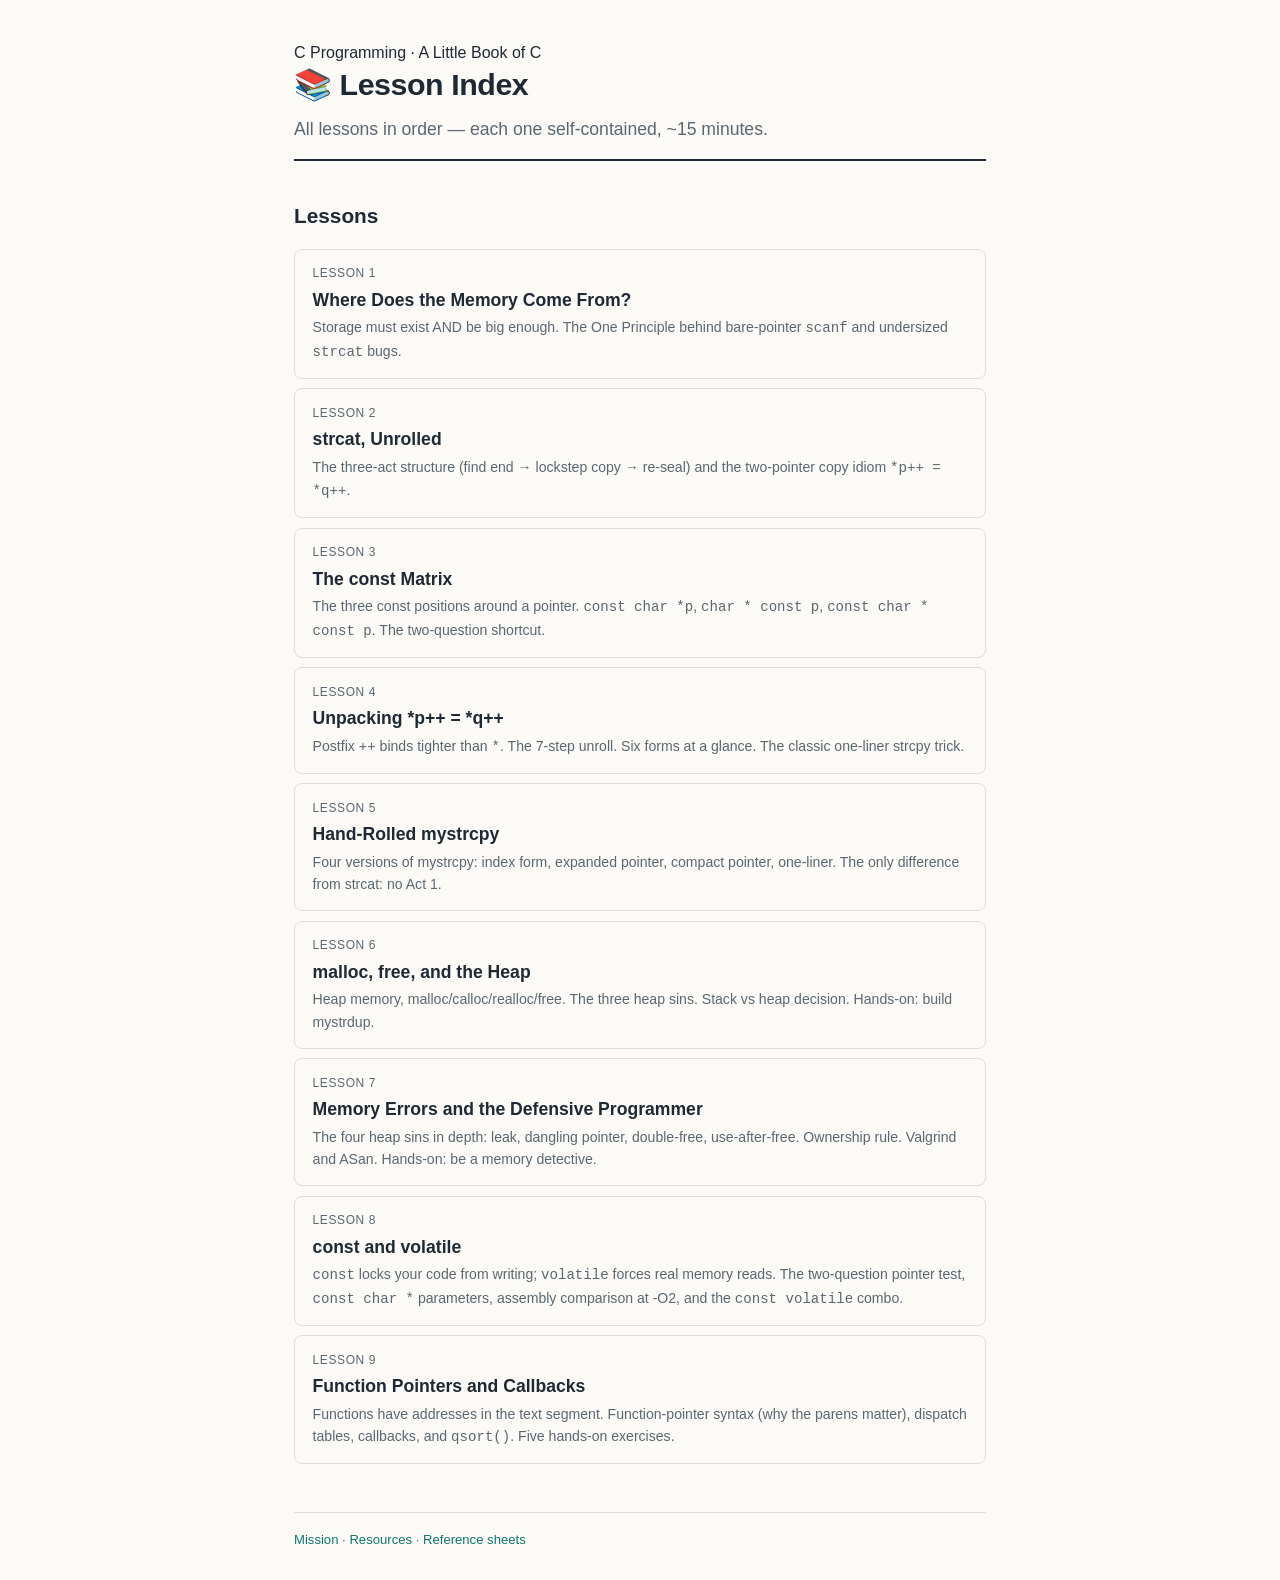
<file: index.html>
<!DOCTYPE html>
<html lang="en">
<head>
<meta charset="utf-8">
<meta name="viewport" content="width=device-width, initial-scale=1.0">
<title>C Programming — Lesson Index</title>
<style>
  :root {
    --ink: #1f2933;
    --muted: #5b6770;
    --paper: #fbfaf7;
    --rule: #e3ddd2;
    --accent: #0f766e;
    --accent-soft: #e6f2f0;
    --code-bg: #f4f1ea;
  }
  * { box-sizing: border-box; }
  html { font-size: 16px; }
  body {
    font-family: -apple-system, BlinkMacSystemFont, "Segoe UI", "Inter", Roboto, Helvetica, Arial, sans-serif;
    color: var(--ink);
    background: var(--paper);
    line-height: 1.6;
    margin: 0 auto;
    padding: 2.5rem clamp(1rem, 5vw, 4rem);
    max-width: 820px;
  }
  header { border-bottom: 2px solid var(--ink); padding-bottom: 1rem; margin-bottom: 2rem; }
  h1 { font-size: 1.9rem; margin: 0; line-height: 1.2; letter-spacing: -0.015em; }
  .lede { font-size: 1.1rem; color: var(--muted); margin: 0.8rem 0 0; }
  h2 { font-size: 1.3rem; margin: 2.4rem 0 0.6rem; }
  .lesson-list { list-style: none; padding: 0; margin: 1rem 0 2rem; }
  .lesson-list li {
    padding: 0.9rem 1.1rem;
    border: 1px solid var(--rule);
    border-radius: 8px;
    margin-bottom: 0.6rem;
    transition: border-color 0.15s, box-shadow 0.15s;
  }
  .lesson-list li:hover {
    border-color: var(--accent);
    box-shadow: 0 2px 8px rgba(15, 118, 110, 0.08);
  }
  .lesson-list a {
    text-decoration: none;
    color: var(--ink);
    display: block;
  }
  .lesson-list .num {
    font-size: 0.75rem;
    color: var(--muted);
    text-transform: uppercase;
    letter-spacing: 0.05em;
  }
  .lesson-list .title {
    font-size: 1.1rem;
    font-weight: 600;
    margin: 0.15rem 0;
  }
  .lesson-list .desc {
    font-size: 0.88rem;
    color: var(--muted);
    margin: 0;
  }
  footer {
    margin-top: 3rem;
    padding-top: 1rem;
    border-top: 1px solid var(--rule);
    font-size: 0.82rem;
    color: var(--muted);
  }
  footer a { color: var(--accent); text-decoration: none; }
</style>
</head>
<body>

<div class="meta">C Programming · A Little Book of C</div>
<header>
  <h1>📚 Lesson Index</h1>
  <p class="lede">All lessons in order — each one self-contained, ~15 minutes.</p>
</header>

<h2>Lessons</h2>

<ol class="lesson-list">
  <li>
    <a href="lessons/0001-pointer-vs-array-storage.html">
      <div class="num">Lesson 1</div>
      <div class="title">Where Does the Memory Come From?</div>
      <p class="desc">Storage must exist AND be big enough. The One Principle behind bare-pointer <code>scanf</code> and undersized <code>strcat</code> bugs.</p>
    </a>
  </li>
  <li>
    <a href="lessons/0002-strcat-unrolled.html">
      <div class="num">Lesson 2</div>
      <div class="title">strcat, Unrolled</div>
      <p class="desc">The three-act structure (find end → lockstep copy → re-seal) and the two-pointer copy idiom <code>*p++ = *q++</code>.</p>
    </a>
  </li>
  <li>
    <a href="lessons/0003-const-qualifier-matrix.html">
      <div class="num">Lesson 3</div>
      <div class="title">The const Matrix</div>
      <p class="desc">The three const positions around a pointer. <code>const char *p</code>, <code>char * const p</code>, <code>const char * const p</code>. The two-question shortcut.</p>
    </a>
  </li>
  <li>
    <a href="lessons/0004-postfix-dereference-idiom.html">
      <div class="num">Lesson 4</div>
      <div class="title">Unpacking *p++ = *q++</div>
      <p class="desc">Postfix <code>++</code> binds tighter than <code>*</code>. The 7-step unroll. Six forms at a glance. The classic one-liner strcpy trick.</p>
    </a>
  </li>
  <li>
    <a href="lessons/0005-hand-rolled-mystrcpy.html">
      <div class="num">Lesson 5</div>
      <div class="title">Hand-Rolled mystrcpy</div>
      <p class="desc">Four versions of mystrcpy: index form, expanded pointer, compact pointer, one-liner. The only difference from strcat: no Act 1.</p>
    </a>
  </li>
  <li>
    <a href="lessons/0006-malloc-free-and-the-heap.html">
      <div class="num">Lesson 6</div>
      <div class="title">malloc, free, and the Heap</div>
      <p class="desc">Heap memory, malloc/calloc/realloc/free. The three heap sins. Stack vs heap decision. Hands-on: build mystrdup.</p>
    </a>
  </li>
  <li>
    <a href="lessons/0007-memory-errors-and-defensive-programming.html">
      <div class="num">Lesson 7</div>
      <div class="title">Memory Errors and the Defensive Programmer</div>
      <p class="desc">The four heap sins in depth: leak, dangling pointer, double-free, use-after-free. Ownership rule. Valgrind and ASan. Hands-on: be a memory detective.</p>
    </a>
  </li>
  <li>
    <a href="lessons/0008-const-and-volatile.html">
      <div class="num">Lesson 8</div>
      <div class="title">const and volatile</div>
      <p class="desc"><code>const</code> locks your code from writing; <code>volatile</code> forces real memory reads. The two-question pointer test, <code>const char *</code> parameters, assembly comparison at -O2, and the <code>const volatile</code> combo.</p>
    </a>
  </li>
  <li>
    <a href="lessons/0009-function-pointers-and-callbacks.html">
      <div class="num">Lesson 9</div>
      <div class="title">Function Pointers and Callbacks</div>
      <p class="desc">Functions have addresses in the text segment. Function-pointer syntax (why the parens matter), dispatch tables, callbacks, and <code>qsort()</code>. Five hands-on exercises.</p>
    </a>
  </li>
</ol>

<footer>
  <a href="MISSION.md">Mission</a> ·
  <a href="RESOURCES.md">Resources</a> ·
  <a href="reference/">Reference sheets</a>
</footer>

</body>
</html>
</file>
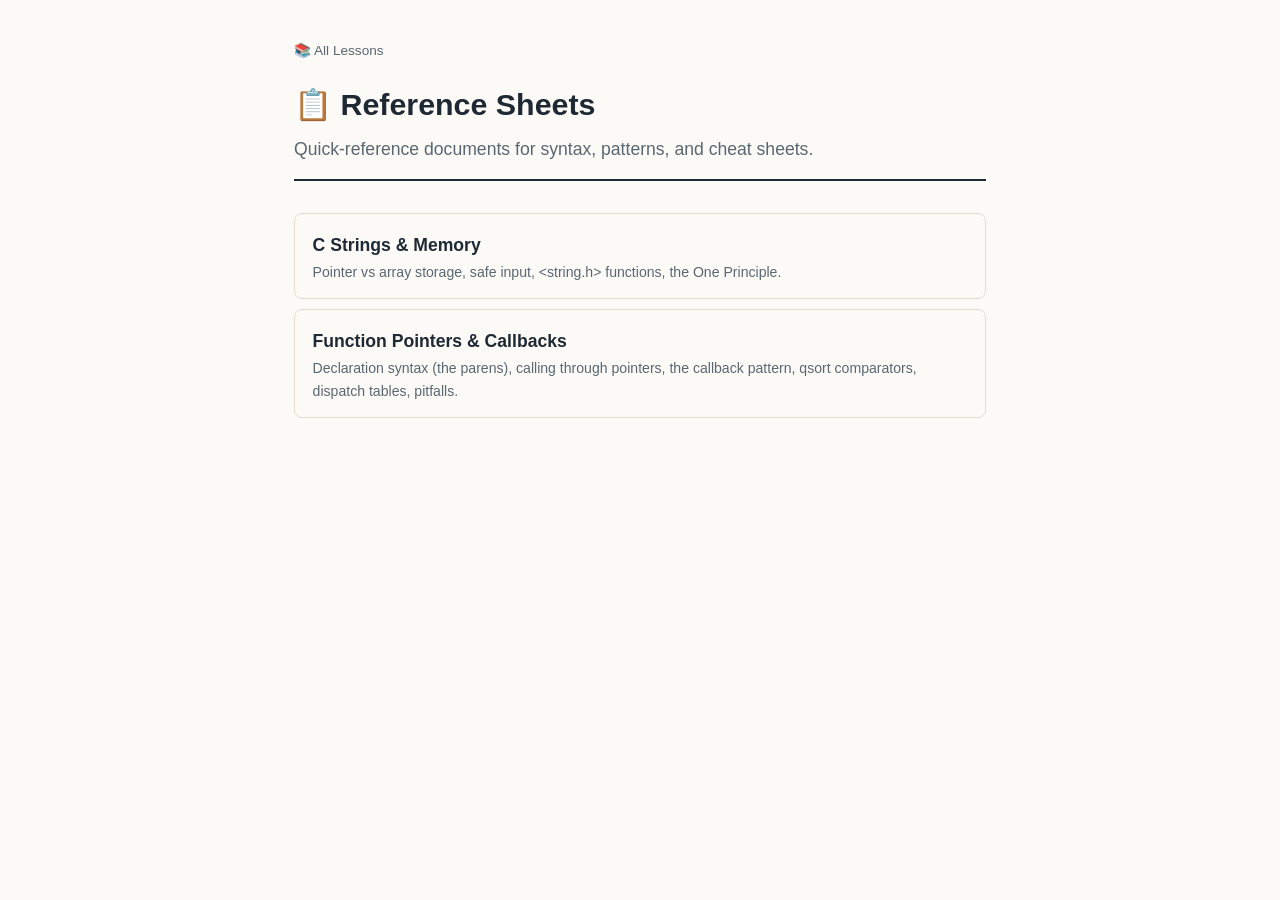
<file: reference/index.html>
<!DOCTYPE html>
<html lang="en">
<head>
<meta charset="utf-8">
<meta name="viewport" content="width=device-width, initial-scale=1.0">
<title>Reference Sheets</title>
<style>
  :root {
    --ink: #1f2933;
    --muted: #5b6770;
    --paper: #fbfaf7;
    --rule: #e3ddd2;
    --accent: #0f766e;
    --accent-soft: #e6f2f0;
    --code-bg: #f4f1ea;
  }
  * { box-sizing: border-box; }
  html { font-size: 16px; }
  body {
    font-family: -apple-system, BlinkMacSystemFont, "Segoe UI", "Inter", Roboto, Helvetica, Arial, sans-serif;
    color: var(--ink);
    background: var(--paper);
    line-height: 1.6;
    margin: 0 auto;
    padding: 2.5rem clamp(1rem, 5vw, 4rem);
    max-width: 820px;
  }
  header { border-bottom: 2px solid var(--ink); padding-bottom: 1rem; margin-bottom: 2rem; }
  h1 { font-size: 1.9rem; margin: 0; line-height: 1.2; }
  .lede { font-size: 1.1rem; color: var(--muted); margin: 0.8rem 0 0; }
  ul { list-style: none; padding: 0; margin: 1rem 0 2rem; }
  ul li {
    padding: 0.9rem 1.1rem;
    border: 1px solid var(--rule);
    border-radius: 8px;
    margin-bottom: 0.6rem;
    transition: border-color 0.15s, box-shadow 0.15s;
  }
  ul li:hover {
    border-color: var(--accent);
    box-shadow: 0 2px 8px rgba(15, 118, 110, 0.08);
  }
  ul a {
    text-decoration: none;
    color: var(--ink);
    display: block;
  }
  .title { font-size: 1.1rem; font-weight: 600; margin: 0.15rem 0; }
  .desc { font-size: 0.88rem; color: var(--muted); margin: 0; }
  .nav { font-size: 0.85rem; margin-bottom: 1.5rem; }
  .nav a { color: var(--muted); text-decoration: none; }
</style>
</head>
<body>

<div class="nav">📚 <a href="../index.html">All Lessons</a></div>

<header>
  <h1>📋 Reference Sheets</h1>
  <p class="lede">Quick-reference documents for syntax, patterns, and cheat sheets.</p>
</header>

<ul>
  <li>
    <a href="c-strings-and-memory.html">
      <div class="title">C Strings &amp; Memory</div>
      <p class="desc">Pointer vs array storage, safe input, &lt;string.h&gt; functions, the One Principle.</p>
    </a>
  </li>
  <li>
    <a href="function-pointers.html">
      <div class="title">Function Pointers &amp; Callbacks</div>
      <p class="desc">Declaration syntax (the parens), calling through pointers, the callback pattern, qsort comparators, dispatch tables, pitfalls.</p>
    </a>
  </li>
</ul>

</body>
</html>
</file>
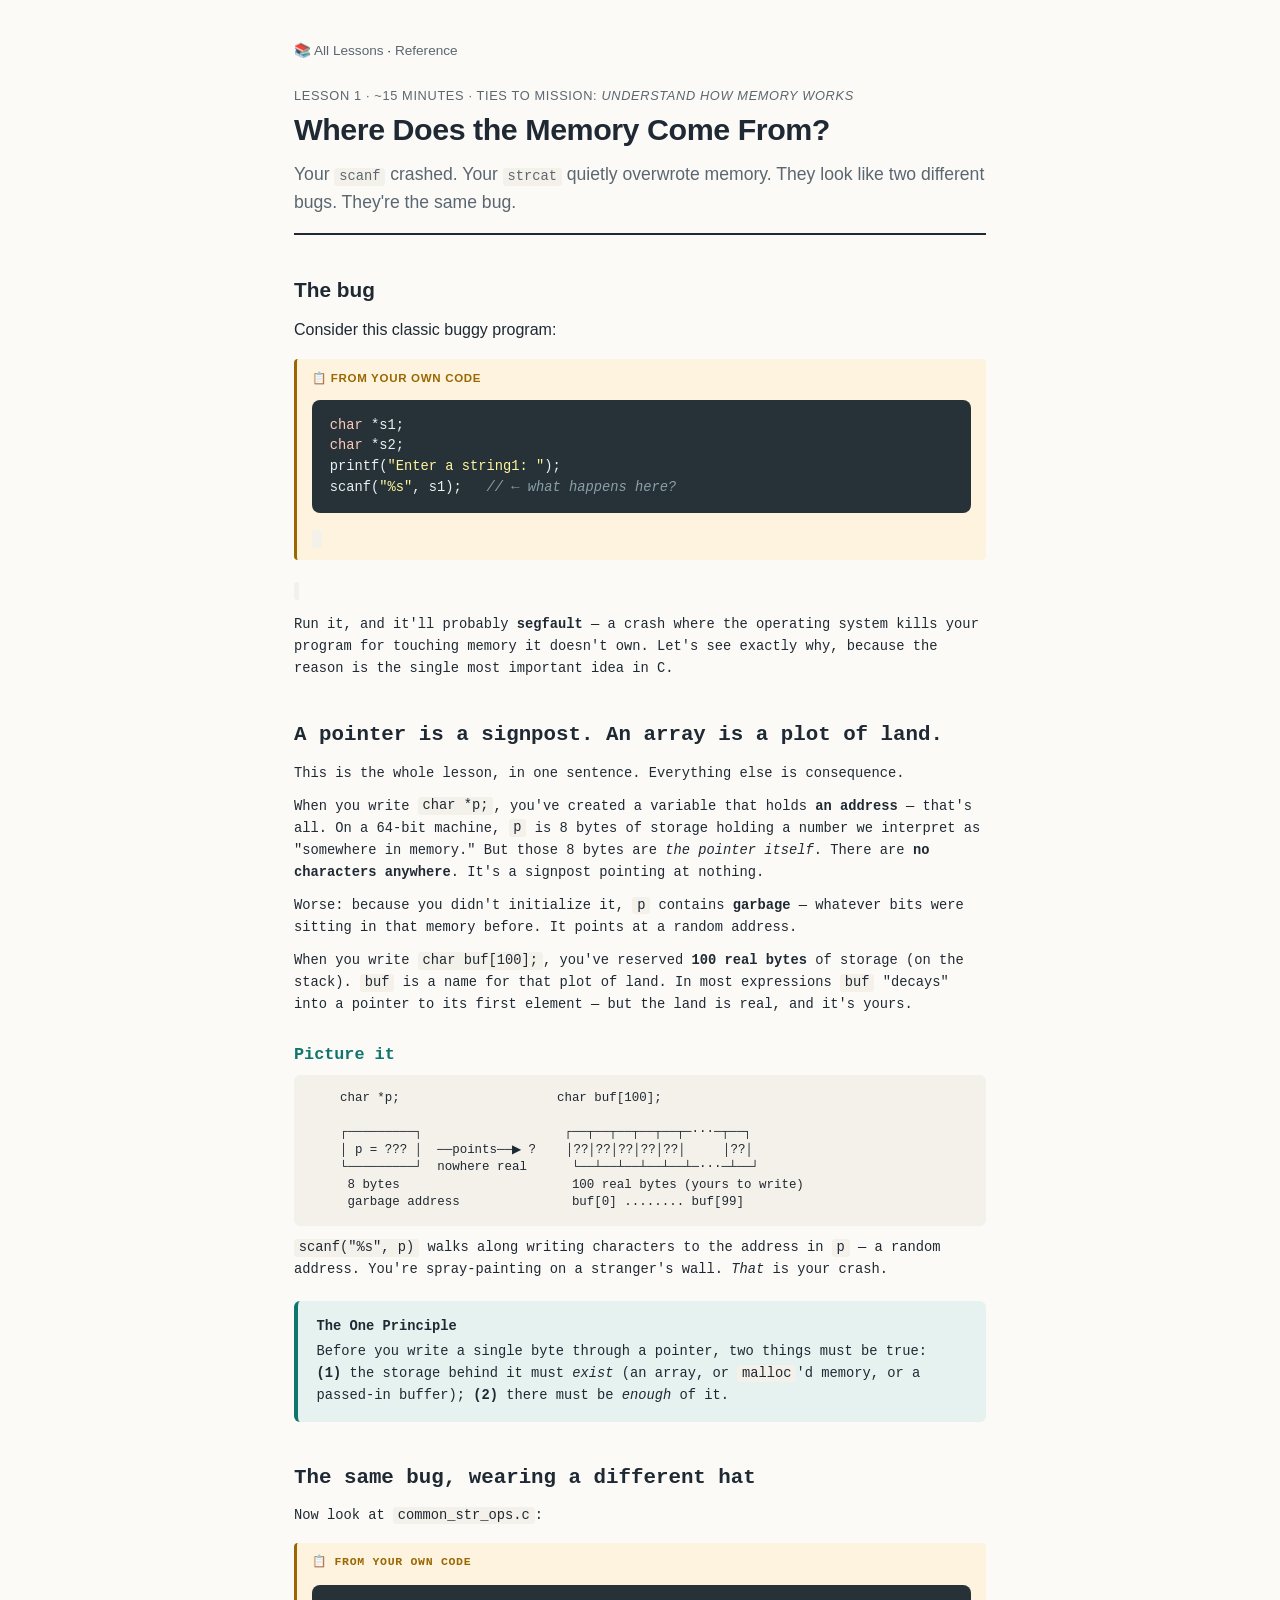
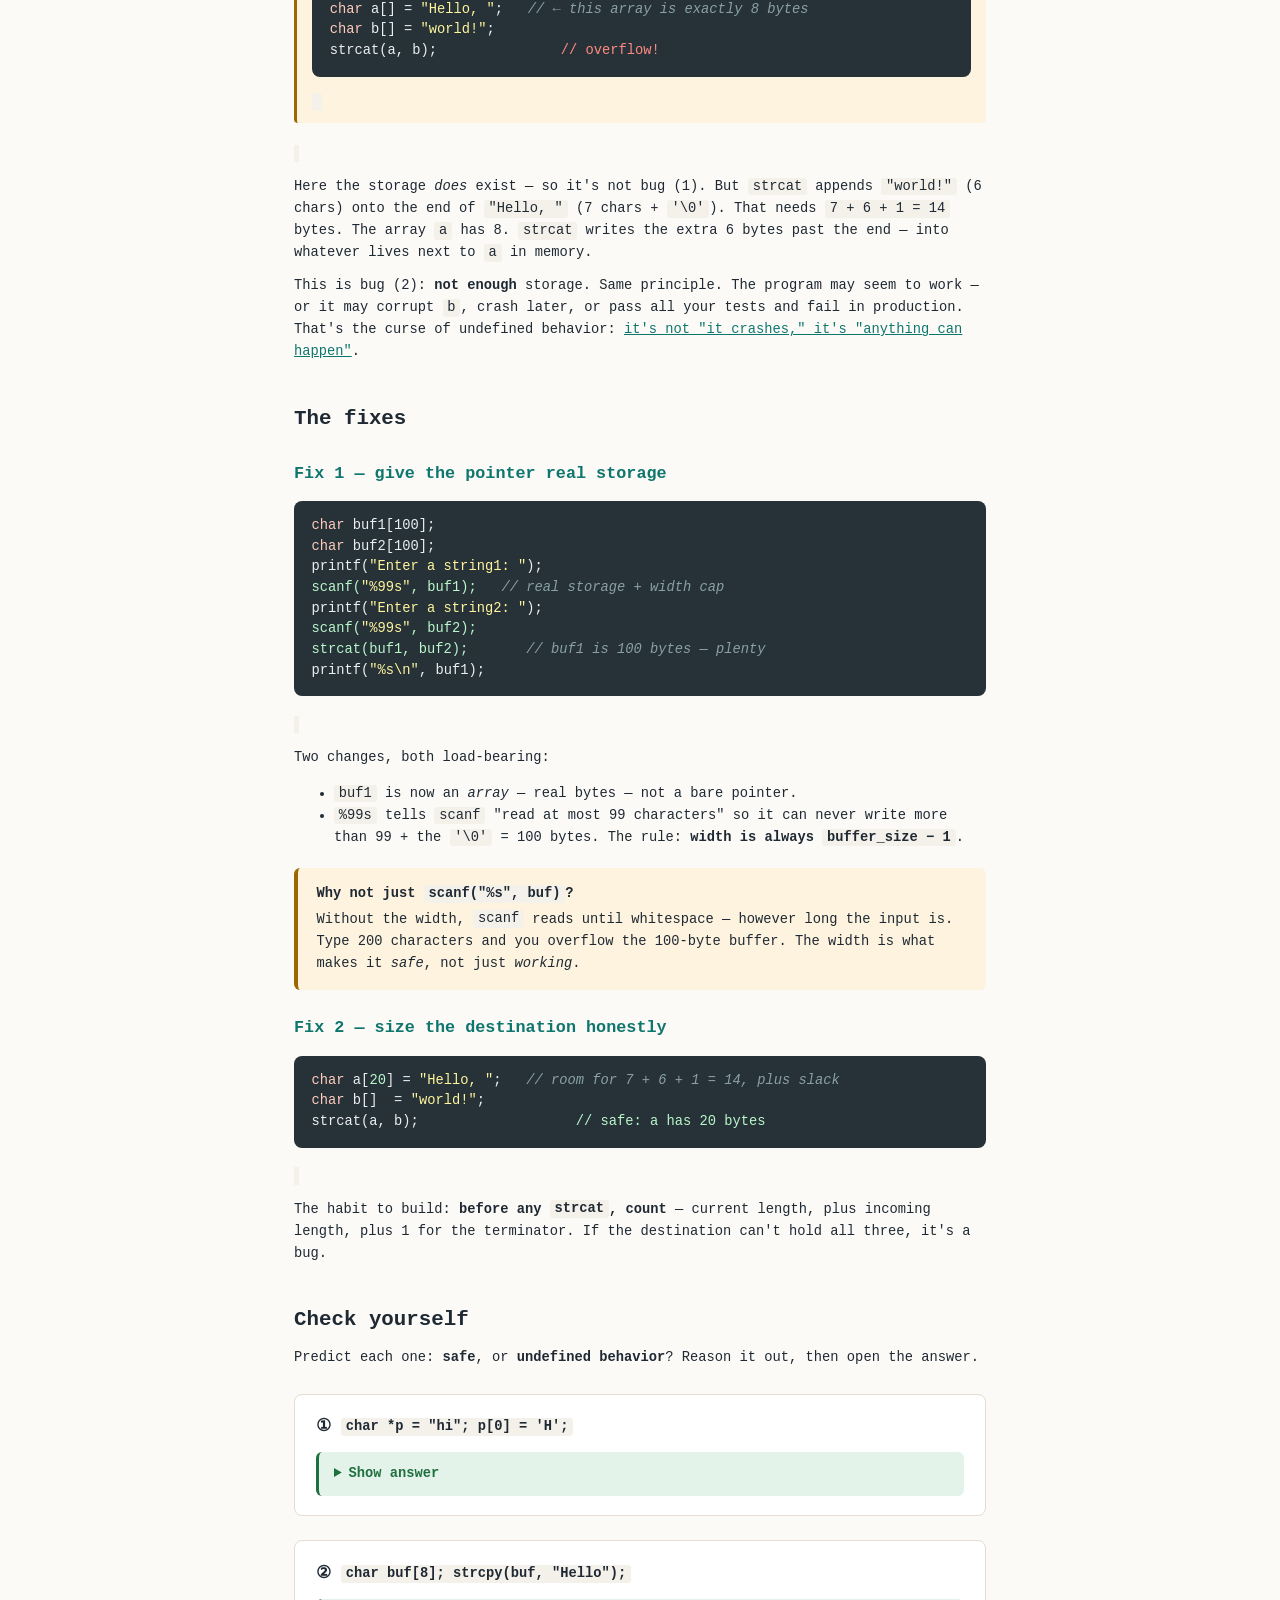
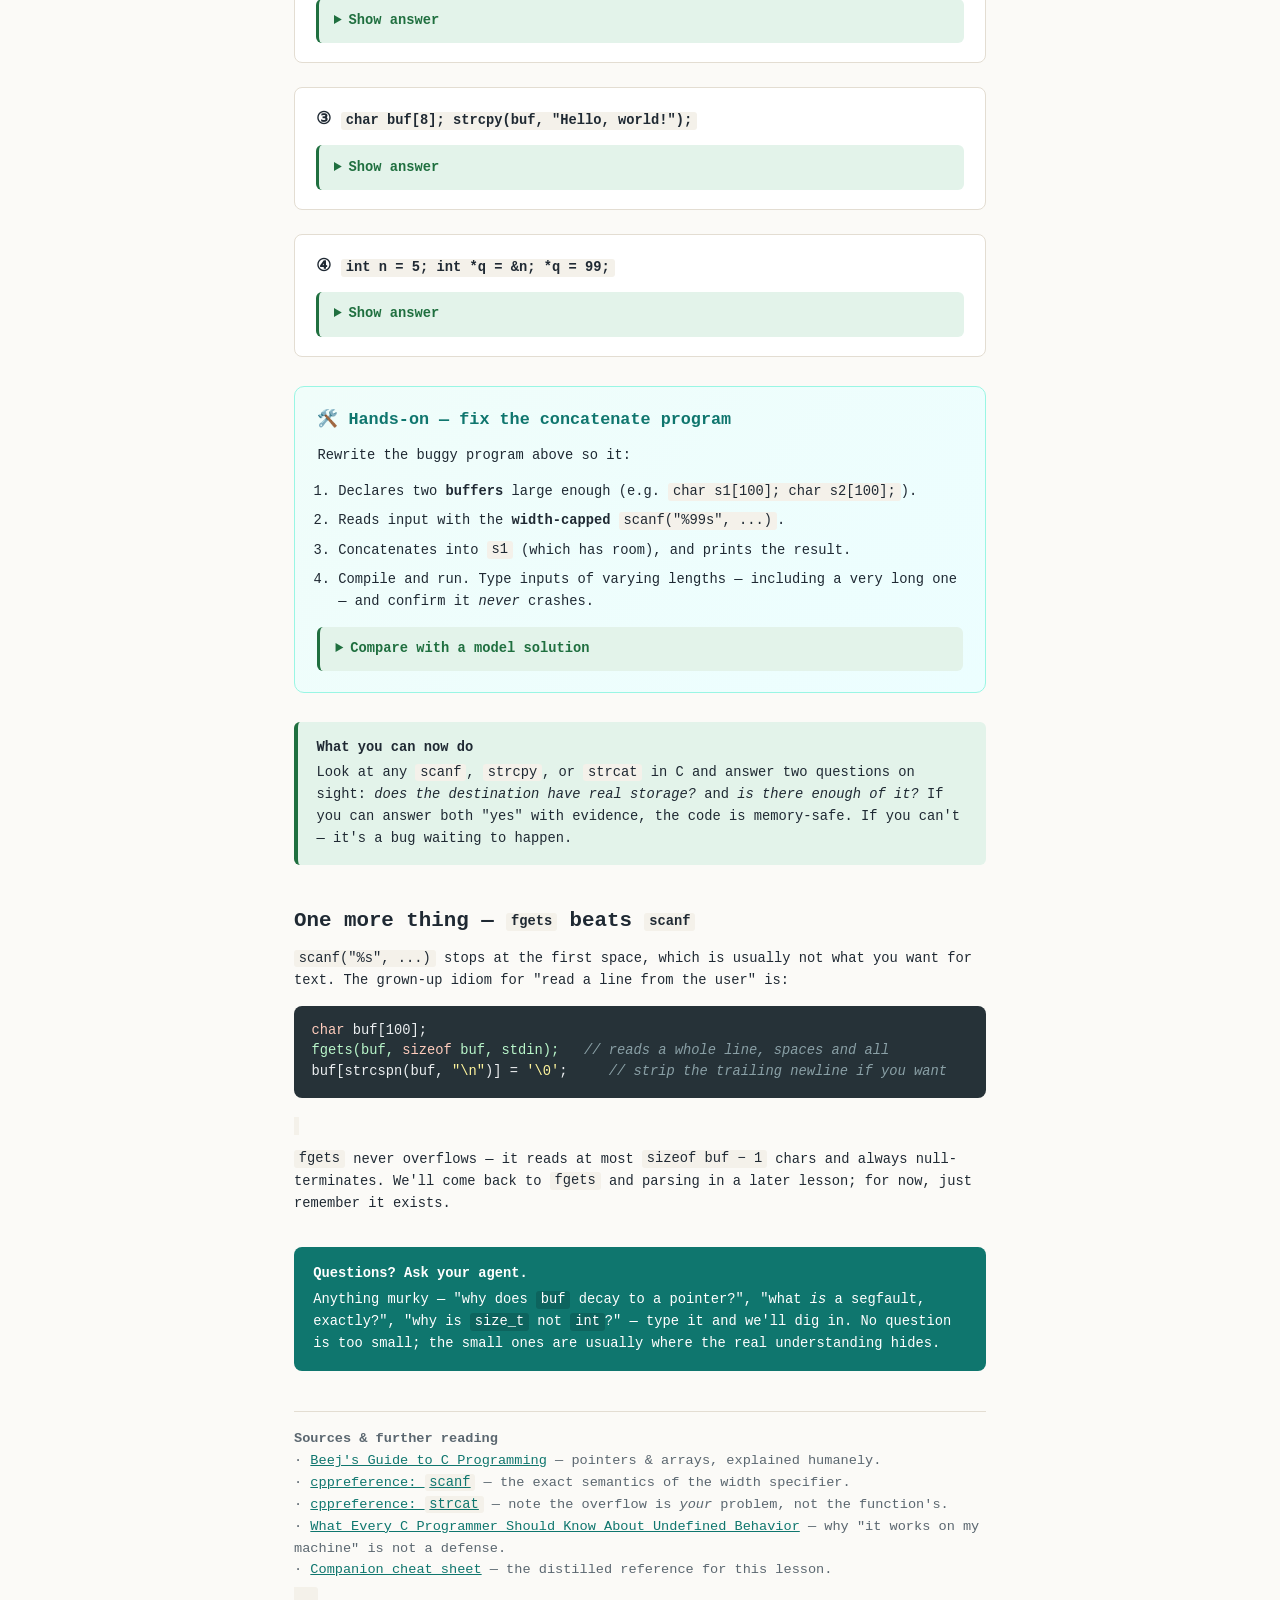
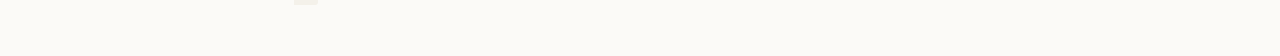
<file: lessons/0001-pointer-vs-array-storage.html>
<!DOCTYPE html>
<html lang="en">
<head>
<meta charset="utf-8">
<meta name="viewport" content="width=device-width, initial-scale=1.0">
<title>Lesson 1 — Where Does the Memory Come From?</title>
<style>
  :root {
    --ink: #1f2933;
    --muted: #5b6770;
    --paper: #fbfaf7;
    --rule: #e3ddd2;
    --accent: #0f766e;
    --accent-soft: #e6f2f0;
    --danger: #9b1c1c;
    --danger-soft: #fbe8e8;
    --ok: #1f6f3f;
    --ok-soft: #e3f3ea;
    --code-bg: #f4f1ea;
    --warn: #9a6700;
    --warn-soft: #fdf3df;
  }
  * { box-sizing: border-box; }
  html { font-size: 16px; }
  body {
    font-family: -apple-system, BlinkMacSystemFont, "Segoe UI", "Inter", Roboto, Helvetica, Arial, sans-serif;
    color: var(--ink);
    background: var(--paper);
    line-height: 1.6;
    margin: 0 auto;
    padding: 2.5rem clamp(1rem, 5vw, 4rem);
    max-width: 820px;
  }
  .meta { font-size: 0.8rem; color: var(--muted); letter-spacing: 0.05em; text-transform: uppercase; margin-bottom: 0.3rem; }
  header { border-bottom: 2px solid var(--ink); padding-bottom: 1rem; margin-bottom: 2rem; }
  h1 { font-size: 1.9rem; margin: 0; line-height: 1.2; letter-spacing: -0.015em; }
  .lede { font-size: 1.1rem; color: var(--muted); margin: 0.8rem 0 0; }
  h2 { font-size: 1.3rem; margin: 2.4rem 0 0.6rem; }
  h3 { font-size: 1.05rem; margin: 1.6rem 0 0.4rem; color: var(--accent); }
  p { margin: 0.7rem 0; }
  code, pre {
    font-family: "JetBrains Mono", "SF Mono", "Fira Code", Consolas, Menlo, monospace;
    font-size: 0.86rem;
  }
  code { background: var(--code-bg); padding: 0.1em 0.35em; border-radius: 3px; }
  pre {
    background: #263238;
    color: #eceff1;
    padding: 0.95rem 1.1rem;
    border-radius: 8px;
    overflow-x: auto;
    line-height: 1.5;
    font-size: 0.84rem;
  }
  pre code { background: none; padding: 0; color: inherit; }
  pre .c { color: #8aa0a6; font-style: italic; }
  pre .bad { color: #ff8a80; }
  pre .good { color: #b9f6ca; }
  pre .k { color: #ffccbc; }
  pre .s { color: #fff59d; }
  .callout {
    padding: 0.95rem 1.15rem;
    border-radius: 6px;
    margin: 1.2rem 0;
    border-left: 4px solid;
  }
  .callout .h { font-weight: 700; display: block; margin-bottom: 0.2rem; }
  .principle { background: var(--accent-soft); border-color: var(--accent); }
  .danger { background: var(--danger-soft); border-color: var(--danger); }
  .warn { background: var(--warn-soft); border-color: var(--warn); }
  .ok { background: var(--ok-soft); border-color: var(--ok); }
  .quiz {
    background: #fff;
    border: 1px solid var(--rule);
    border-radius: 8px;
    padding: 1.2rem 1.3rem;
    margin: 1.5rem 0;
  }
  .quiz h3 { color: var(--ink); margin-top: 0; }
  .quiz q { display: block; margin: 0.6rem 0; font-style: normal; }
  .reveal { margin-top: 0.9rem; }
  details {
    color: var(--ink);
    margin-top: 0.7rem;
    padding: 0.7rem 0.95rem;
    background: var(--ok-soft);
    border-radius: 6px;
    border-left: 3px solid var(--ok);
  }
  details summary { cursor: pointer; font-weight: 600; color: var(--ok); }
  details[open] summary { margin-bottom: 0.5rem; }
  .ascii {
    background: var(--code-bg);
    color: var(--ink);
    border-radius: 6px;
    padding: 0.9rem 1rem;
    font-family: "JetBrains Mono", monospace;
    font-size: 0.78rem;
    line-height: 1.4;
    overflow-x: auto;
    white-space: pre;
  }
  .yourcode {
    border-left: 3px solid var(--warn);
    background: var(--warn-soft);
    padding: 0.6rem 0.95rem;
    border-radius: 4px;
    font-size: 0.9rem;
    margin: 1rem 0;
  }
  .yourcode::before { content: "📋 from your own code"; display: block; font-size: 0.72rem; font-weight: 700; letter-spacing: 0.06em; text-transform: uppercase; color: var(--warn); margin-bottom: 0.3rem; }
  .task {
    background: linear-gradient(135deg, #f0fdfa, #ecfeff);
    border: 1px solid #99f6e4;
    border-radius: 10px;
    padding: 1.3rem 1.4rem;
    margin: 1.8rem 0;
  }
  .task h3 { color: var(--accent); margin-top: 0; }
  ol.steps { padding-left: 1.3rem; }
  ol.steps li { margin: 0.45rem 0; }
  .cite { font-size: 0.85rem; color: var(--muted); border-top: 1px solid var(--rule); margin-top: 2.5rem; padding-top: 1rem; }
  .ask {
    background: var(--accent);
    color: #fff;
    border-radius: 8px;
    padding: 1rem 1.2rem;
    margin-top: 2rem;
  }
  .ask code { background: rgba(0,0,0,0.15); color: #fff; }
  .ask strong { display: block; margin-bottom: 0.3rem; }
  a { color: var(--accent); }
  .nav { font-size: 0.85rem; margin-bottom: 1.5rem; }
  .nav a { color: var(--muted); text-decoration: none; }
  .kbd {
    font-family: "JetBrains Mono", monospace;
    font-size: 0.8rem;
    background: #eee;
    border: 1px solid #ccc;
    border-bottom-width: 2px;
    border-radius: 4px;
    padding: 0.1em 0.4em;
  }
  @media print {
    body { padding: 1rem; max-width: 100%; }
    pre { white-space: pre-wrap; word-break: break-word; }
    details > *:not(summary) { display: block !important; }
    .ask, .task { background: none; border: 1px solid var(--ink); color: var(--ink); }
  }
</style>
</head>
<body>

<div class="nav">📚 <a href="../index.html">All Lessons</a> · <a href="../reference/c-strings-and-memory.html">Reference</a></div>
<div class="meta">Lesson 1 · ~15 minutes · ties to mission: <em>understand how memory works</em></div>
<header>
  <h1>Where Does the Memory Come From?</h1>
  <p class="lede">Your <code>scanf</code> crashed. Your <code>strcat</code> quietly overwrote memory. They look like two different bugs. They're the same bug.</p>
</header>

<h2>The bug</h2>
<p>Consider this classic buggy program:</p>

<div class="yourcode">
<pre><code><span class="k">char</span> *s1;
<span class="k">char</span> *s2;
printf(<span class="s">"Enter a string1: "</span>);
scanf(<span class="s">"%s"</span>, s1);   <span class="c">// ← what happens here?</span></pre>
</div>

<p>Run it, and it'll probably <strong>segfault</strong> — a crash where the operating system kills your program for touching memory it doesn't own. Let's see exactly why, because the reason is the single most important idea in C.</p>

<h2>A pointer is a signpost. An array is a plot of land.</h2>

<p>This is the whole lesson, in one sentence. Everything else is consequence.</p>

<p>When you write <code>char *p;</code>, you've created a variable that holds <strong>an address</strong> — that's all. On a 64-bit machine, <code>p</code> is 8 bytes of storage holding a number we interpret as "somewhere in memory." But those 8 bytes are <em>the pointer itself</em>. There are <strong>no characters anywhere</strong>. It's a signpost pointing at nothing.</p>

<p>Worse: because you didn't initialize it, <code>p</code> contains <strong>garbage</strong> — whatever bits were sitting in that memory before. It points at a random address.</p>

<p>When you write <code>char buf[100];</code>, you've reserved <strong>100 real bytes</strong> of storage (on the stack). <code>buf</code> is a name for that plot of land. In most expressions <code>buf</code> "decays" into a pointer to its first element — but the land is real, and it's yours.</p>

<h3>Picture it</h3>
<div class="ascii">    char *p;                     char buf[100];

    ┌─────────┐                   ┌──┬──┬──┬──┬──┬─···─┬──┐
    │ p = ??? │  ──points──▶ ?    │??│??│??│??│??│     │??│
    └─────────┘  nowhere real      └──┴──┴──┴──┴──┴─···─┴──┘
     8 bytes                       100 real bytes (yours to write)
     garbage address               buf[0] ........ buf[99]</div>

<p><code>scanf("%s", p)</code> walks along writing characters to the address in <code>p</code> — a random address. You're spray-painting on a stranger's wall. <em>That</em> is your crash.</p>

<div class="callout principle">
  <span class="h">The One Principle</span>
  Before you write a single byte through a pointer, two things must be true:
  <br><strong>(1)</strong> the storage behind it must <em>exist</em> (an array, or <code>malloc</code>'d memory, or a passed-in buffer);
  <strong>(2)</strong> there must be <em>enough</em> of it.
</div>

<h2>The same bug, wearing a different hat</h2>

<p>Now look at <code>common_str_ops.c</code>:</p>

<div class="yourcode">
<pre><code><span class="k">char</span> a[] = <span class="s">"Hello, "</span>;   <span class="c">// ← this array is exactly 8 bytes</span>
<span class="k">char</span> b[] = <span class="s">"world!"</span>;
strcat(a, b);               <span class="bad">// overflow!</span></pre>
</div>

<p>Here the storage <em>does</em> exist — so it's not bug (1). But <code>strcat</code> appends <code>"world!"</code> (6 chars) onto the end of <code>"Hello, "</code> (7 chars + <code>'\0'</code>). That needs <code>7 + 6 + 1 = 14</code> bytes. The array <code>a</code> has 8. <code>strcat</code> writes the extra 6 bytes past the end — into whatever lives next to <code>a</code> in memory.</p>

<p>This is bug (2): <strong>not enough</strong> storage. Same principle. The program may seem to work — or it may corrupt <code>b</code>, crash later, or pass all your tests and fail in production. That's the curse of undefined behavior: <a href="https://blog.llvm.org/2011/05/what-every-c-programmer-should-know.html">it's not "it crashes," it's "anything can happen"</a>.</p>

<h2>The fixes</h2>

<h3>Fix 1 — give the pointer real storage</h3>
<pre><code><span class="k">char</span> buf1[100];
<span class="k">char</span> buf2[100];
printf(<span class="s">"Enter a string1: "</span>);
<span class="good">scanf(</span><span class="s">"%99s"</span><span class="good">, buf1);</span>   <span class="c">// real storage + width cap</span>
printf(<span class="s">"Enter a string2: "</span>);
<span class="good">scanf(</span><span class="s">"%99s"</span><span class="good">, buf2);</span>
<span class="good">strcat(buf1, buf2);</span>       <span class="c">// buf1 is 100 bytes — plenty</span>
printf(<span class="s">"%s\n"</span>, buf1);</pre>

<p>Two changes, both load-bearing:</p>
<ul>
  <li><code>buf1</code> is now an <em>array</em> — real bytes — not a bare pointer.</li>
  <li><code>%99s</code> tells <code>scanf</code> "read at most 99 characters" so it can never write more than 99 + the <code>'\0'</code> = 100 bytes. The rule: <strong>width is always <code>buffer_size − 1</code></strong>.</li>
</ul>

<div class="callout warn">
  <span class="h">Why not just <code>scanf("%s", buf)</code>?</span>
  Without the width, <code>scanf</code> reads until whitespace — however long the input is. Type 200 characters and you overflow the 100-byte buffer. The width is what makes it <em>safe</em>, not just <em>working</em>.
</div>

<h3>Fix 2 — size the destination honestly</h3>
<pre><code><span class="k">char</span> a[<span class="good">20</span>] = <span class="s">"Hello, "</span>;   <span class="c">// room for 7 + 6 + 1 = 14, plus slack</span>
<span class="k">char</span> b[]  = <span class="s">"world!"</span>;
strcat(a, b);                   <span class="good">// safe: a has 20 bytes</span></pre>

<p>The habit to build: <strong>before any <code>strcat</code>, count</strong> — current length, plus incoming length, plus 1 for the terminator. If the destination can't hold all three, it's a bug.</p>

<h2>Check yourself</h2>
<p>Predict each one: <strong>safe</strong>, or <strong>undefined behavior</strong>? Reason it out, then open the answer.</p>

<div class="quiz">
  <h3>① <code>char *p = "hi"; p[0] = 'H';</code></h3>
  <details><summary>Show answer</summary>
  <strong>UB.</strong> The storage <em>exists</em> (a string literal), but it lives in <strong>read-only</strong> memory. Writing through <code>p</code> is undefined. String literals should always be pointed at with <code>const char *</code> so the compiler catches this for you: <code>const char *p = "hi";</code> now <code>p[0] = 'H';</code> is a <em>compile error</em>, not a runtime crash.
  </details>
</div>

<div class="quiz">
  <h3>② <code>char buf[8]; strcpy(buf, "Hello");</code></h3>
  <details><summary>Show answer</summary>
  <strong>Safe.</strong> <code>"Hello"</code> is 5 chars + <code>'\0'</code> = 6 bytes. <code>buf</code> holds 8. Plenty of room. ✓
  </details>
</div>

<div class="quiz">
  <h3>③ <code>char buf[8]; strcpy(buf, "Hello, world!");</code></h3>
  <details><summary>Show answer</summary>
  <strong>UB.</strong> The source is 13 chars + <code>'\0'</code> = 14 bytes. <code>buf</code> is 8. Overflow — bug (2), not enough storage. <code>strcpy</code> has <em>no idea</em> how big <code>buf</code> is; it copies until it hits <code>'\0'</code> in the source. (For this reason, prefer <code>strncpy</code> or — better — <a href="https://en.cppreference.com/w/c/string/byte/strncpy">snprintf</a> in real code.)
  </details>
</div>

<div class="quiz">
  <h3>④ <code>int n = 5; int *q = &amp;n; *q = 99;</code></h3>
  <details><summary>Show answer</summary>
  <strong>Safe.</strong> <code>n</code> is a real <code>int</code> on the stack. <code>q</code> points at it. Writing through <code>q</code> writes to <code>n</code>. Both conditions met: storage exists, and it's big enough (one <code>int</code>). This is the legitimate use of a pointer — the everyday case.
  </details>
</div>

<div class="task">
  <h3>🛠️ Hands-on — fix the concatenate program</h3>
  <p>Rewrite the buggy program above so it:</p>
  <ol class="steps">
    <li>Declares two <strong>buffers</strong> large enough (e.g. <code>char s1[100]; char s2[100];</code>).</li>
    <li>Reads input with the <strong>width-capped</strong> <code>scanf("%99s", ...)</code>.</li>
    <li>Concatenates into <code>s1</code> (which has room), and prints the result.</li>
    <li>Compile and run. Type inputs of varying lengths — including a very long one — and confirm it <em>never</em> crashes.</li>
  </ol>
  <details>
    <summary>Compare with a model solution</summary>
<pre><code><span class="k">#include</span> <span class="s">&lt;stdio.h&gt;</span>
<span class="k">#include</span> <span class="s">&lt;string.h&gt;</span>

<span class="k">int</span> main(<span class="k">void</span>) {
    <span class="k">char</span> s1[100];
    <span class="k">char</span> s2[100];

    printf(<span class="s">"Enter a string1: "</span>);
    scanf(<span class="s">"%99s"</span>, s1);
    printf(<span class="s">"Enter a string2: "</span>);
    scanf(<span class="s">"%99s"</span>, s2);

    strcat(s1, s2);          <span class="c">// s1 is 100 bytes — fits both + '\0'</span>
    printf(<span class="s">"%s\n"</span>, s1);
    <span class="k">return</span> 0;
}</code></pre>
    <p>Note: <code>s1</code> can hold up to 99 chars of input (the cap) and <code>s2</code> another 99 — but <code>strcat</code> could then need 198 bytes total, overflowing <code>s1</code>! For total safety you'd size <code>s1</code> at 200, or check lengths before concatenating. Spotting that <em>yourself</em> is the real win — that's the principle in action.</p>
  </details>
</div>

<div class="callout ok">
  <span class="h">What you can now do</span>
  Look at any <code>scanf</code>, <code>strcpy</code>, or <code>strcat</code> in C and answer two questions on sight: <em>does the destination have real storage?</em> and <em>is there enough of it?</em> If you can answer both "yes" with evidence, the code is memory-safe. If you can't — it's a bug waiting to happen.
</div>

<h2>One more thing — <code>fgets</code> beats <code>scanf</code></h2>
<p><code>scanf("%s", ...)</code> stops at the first space, which is usually not what you want for text. The grown-up idiom for "read a line from the user" is:</p>
<pre><code><span class="k">char</span> buf[100];
<span class="good">fgets(buf, <span class="k">sizeof</span> buf, stdin);</span>   <span class="c">// reads a whole line, spaces and all</span>
buf[strcspn(buf, <span class="s">"\n"</span>)] = <span class="s">'\0'</span>;     <span class="c">// strip the trailing newline if you want</span></pre>
<p><code>fgets</code> never overflows — it reads at most <code>sizeof buf − 1</code> chars and always null-terminates. We'll come back to <code>fgets</code> and parsing in a later lesson; for now, just remember it exists.</p>

<div class="ask">
  <strong>Questions? Ask your agent.</strong>
  Anything murky — "why does <code>buf</code> decay to a pointer?", "what <em>is</em> a segfault, exactly?", "why is <code>size_t</code> not <code>int</code>?" — type it and we'll dig in. No question is too small; the small ones are usually where the real understanding hides.
</div>

<div class="cite">
  <strong>Sources &amp; further reading</strong><br>
  · <a href="https://beej.us/guide/bgc/">Beej's Guide to C Programming</a> — pointers &amp; arrays, explained humanely.<br>
  · <a href="https://en.cppreference.com/w/c/io/fscanf">cppreference: <code>scanf</code></a> — the exact semantics of the width specifier.<br>
  · <a href="https://en.cppreference.com/w/c/string/byte/strcat">cppreference: <code>strcat</code></a> — note the overflow is <em>your</em> problem, not the function's.<br>
  · <a href="https://blog.llvm.org/2011/05/what-every-c-programmer-should-know.html">What Every C Programmer Should Know About Undefined Behavior</a> — why "it works on my machine" is not a defense.<br>
  · <a href="../reference/c-strings-and-memory.html">Companion cheat sheet</a> — the distilled reference for this lesson.
</div>

</body>
</html>
</file>
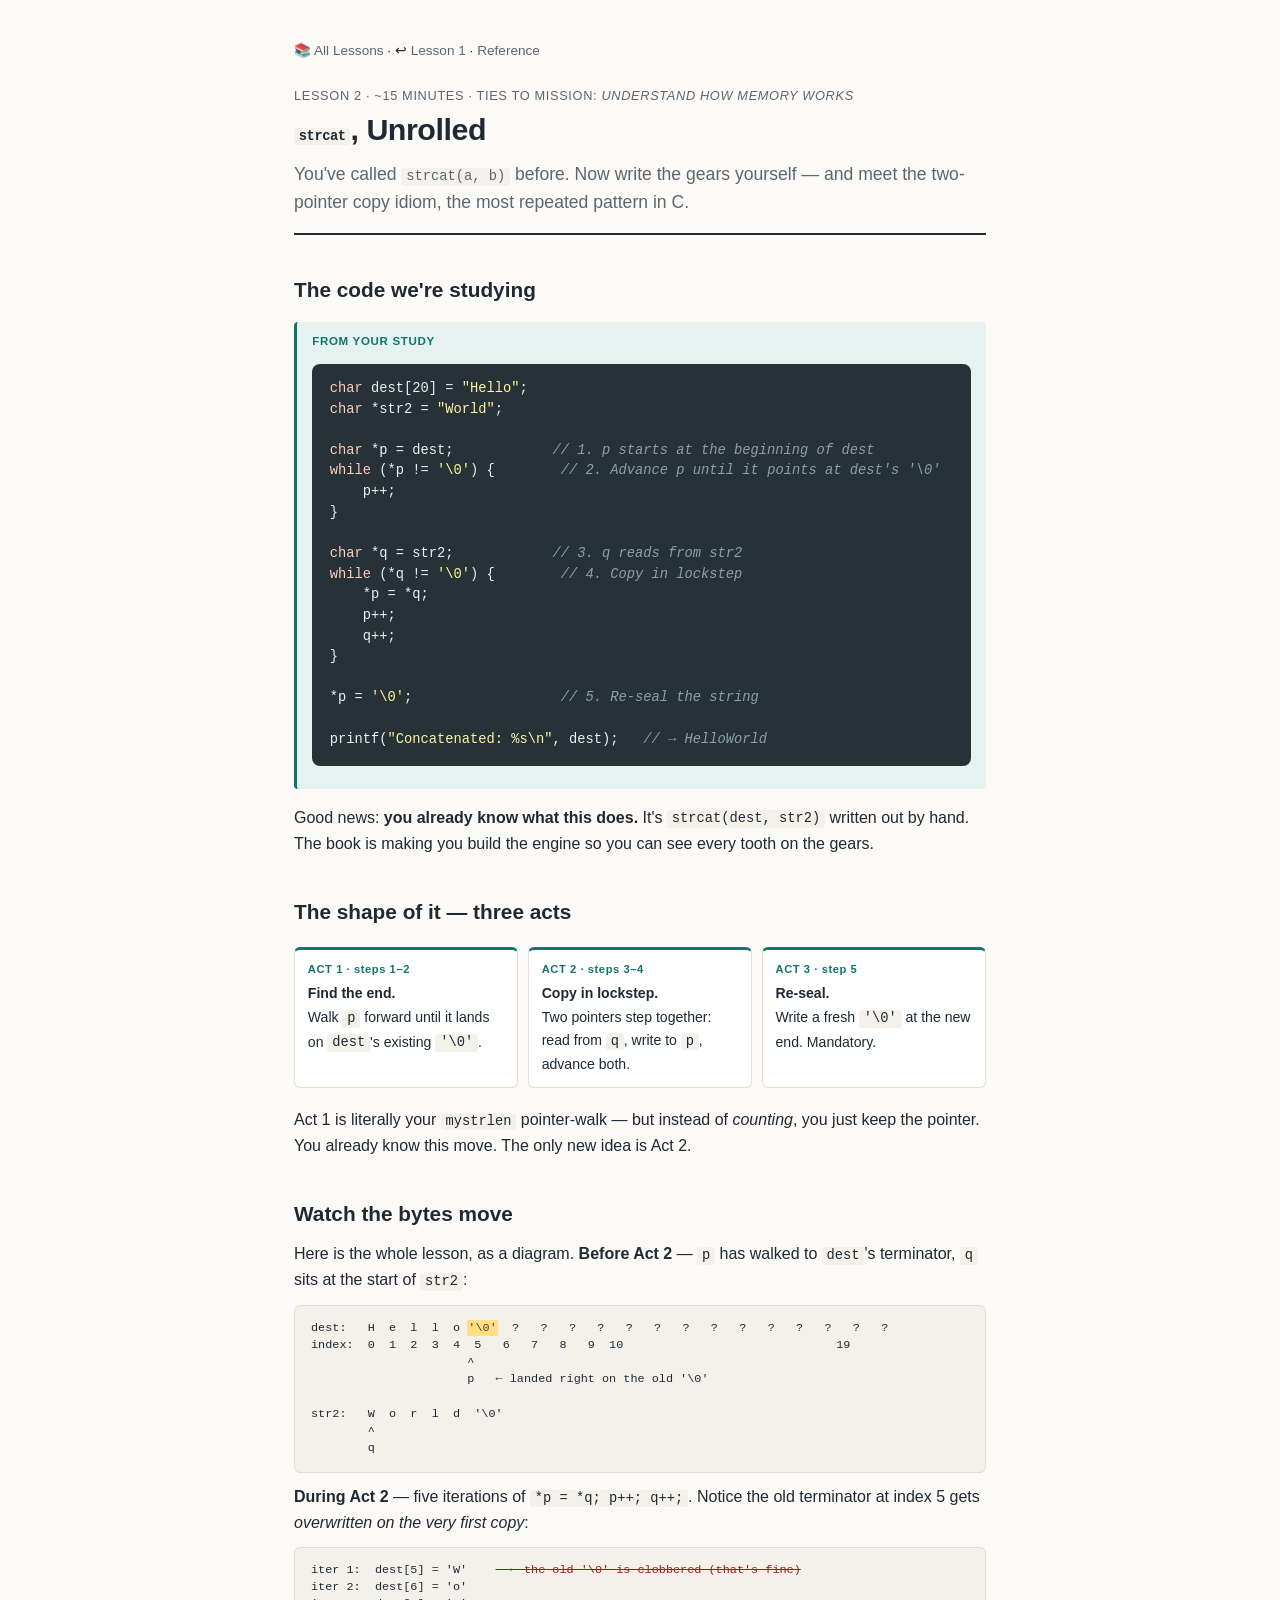
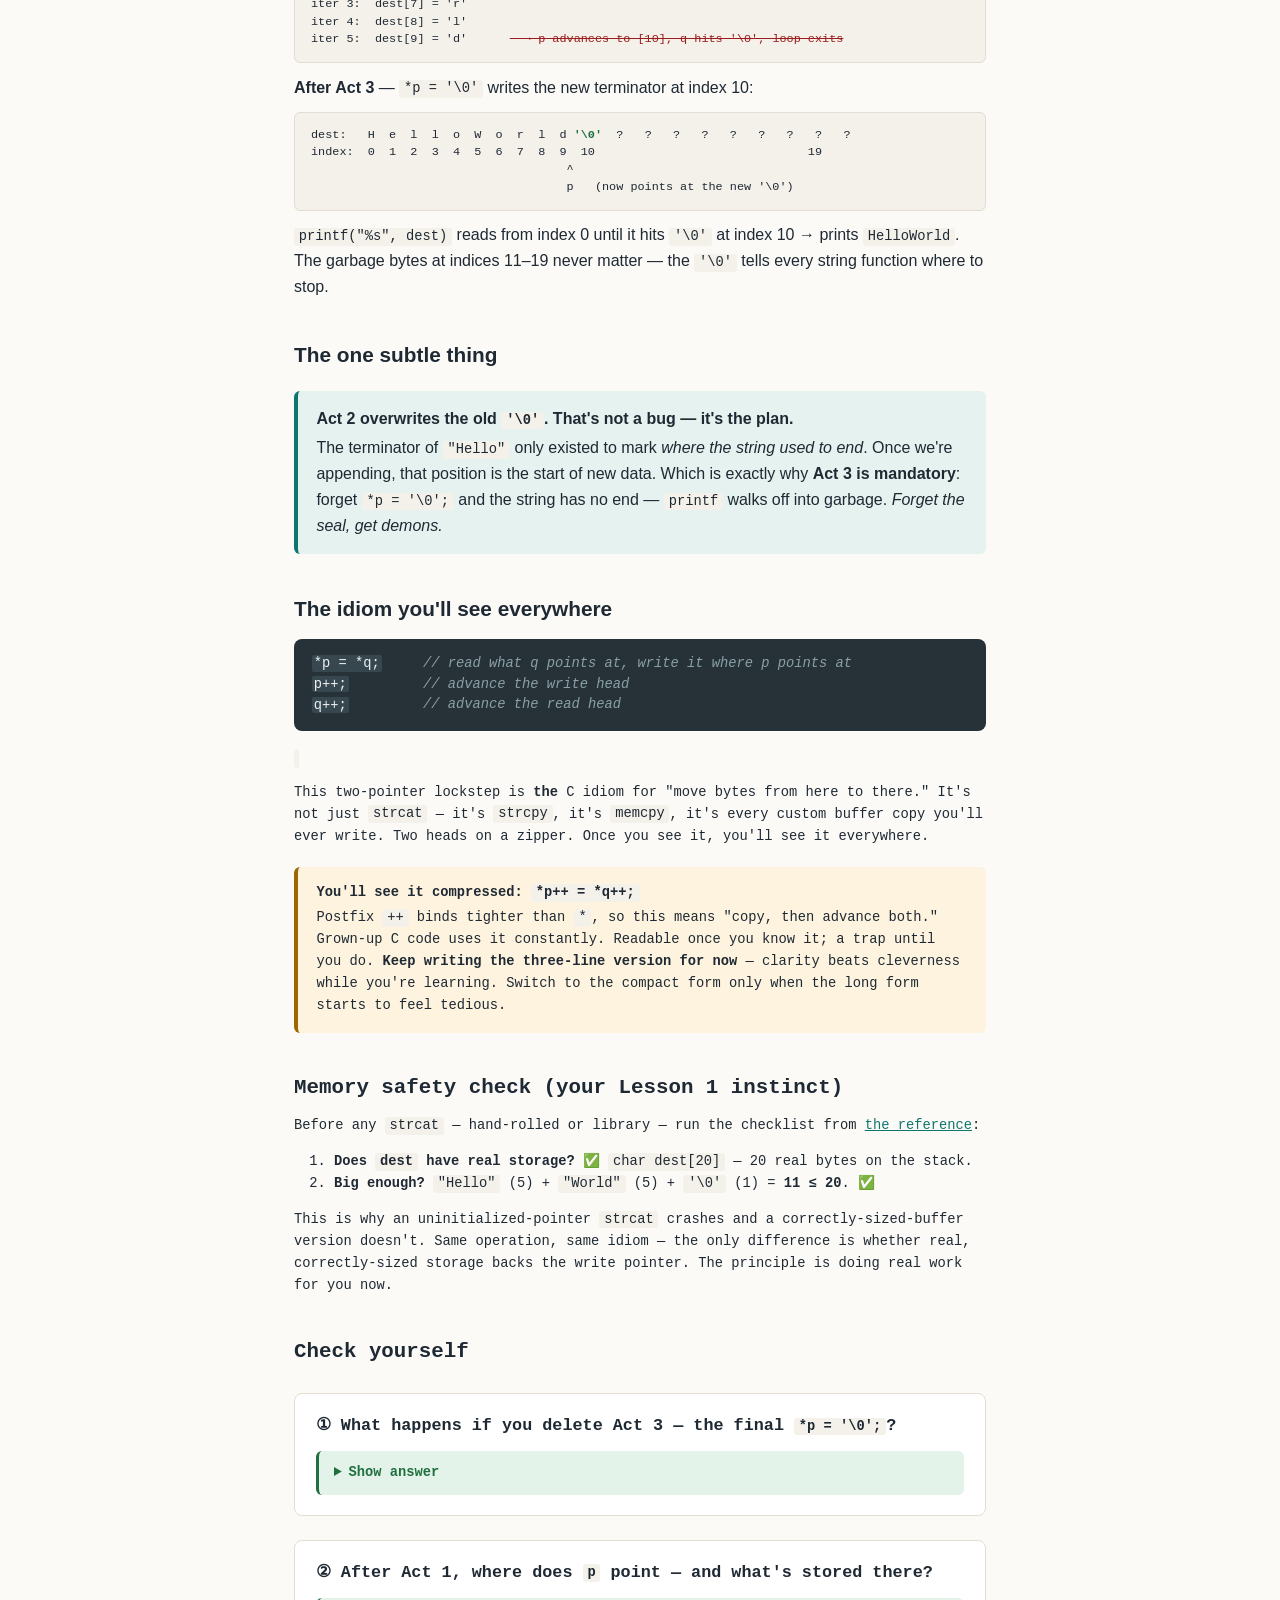
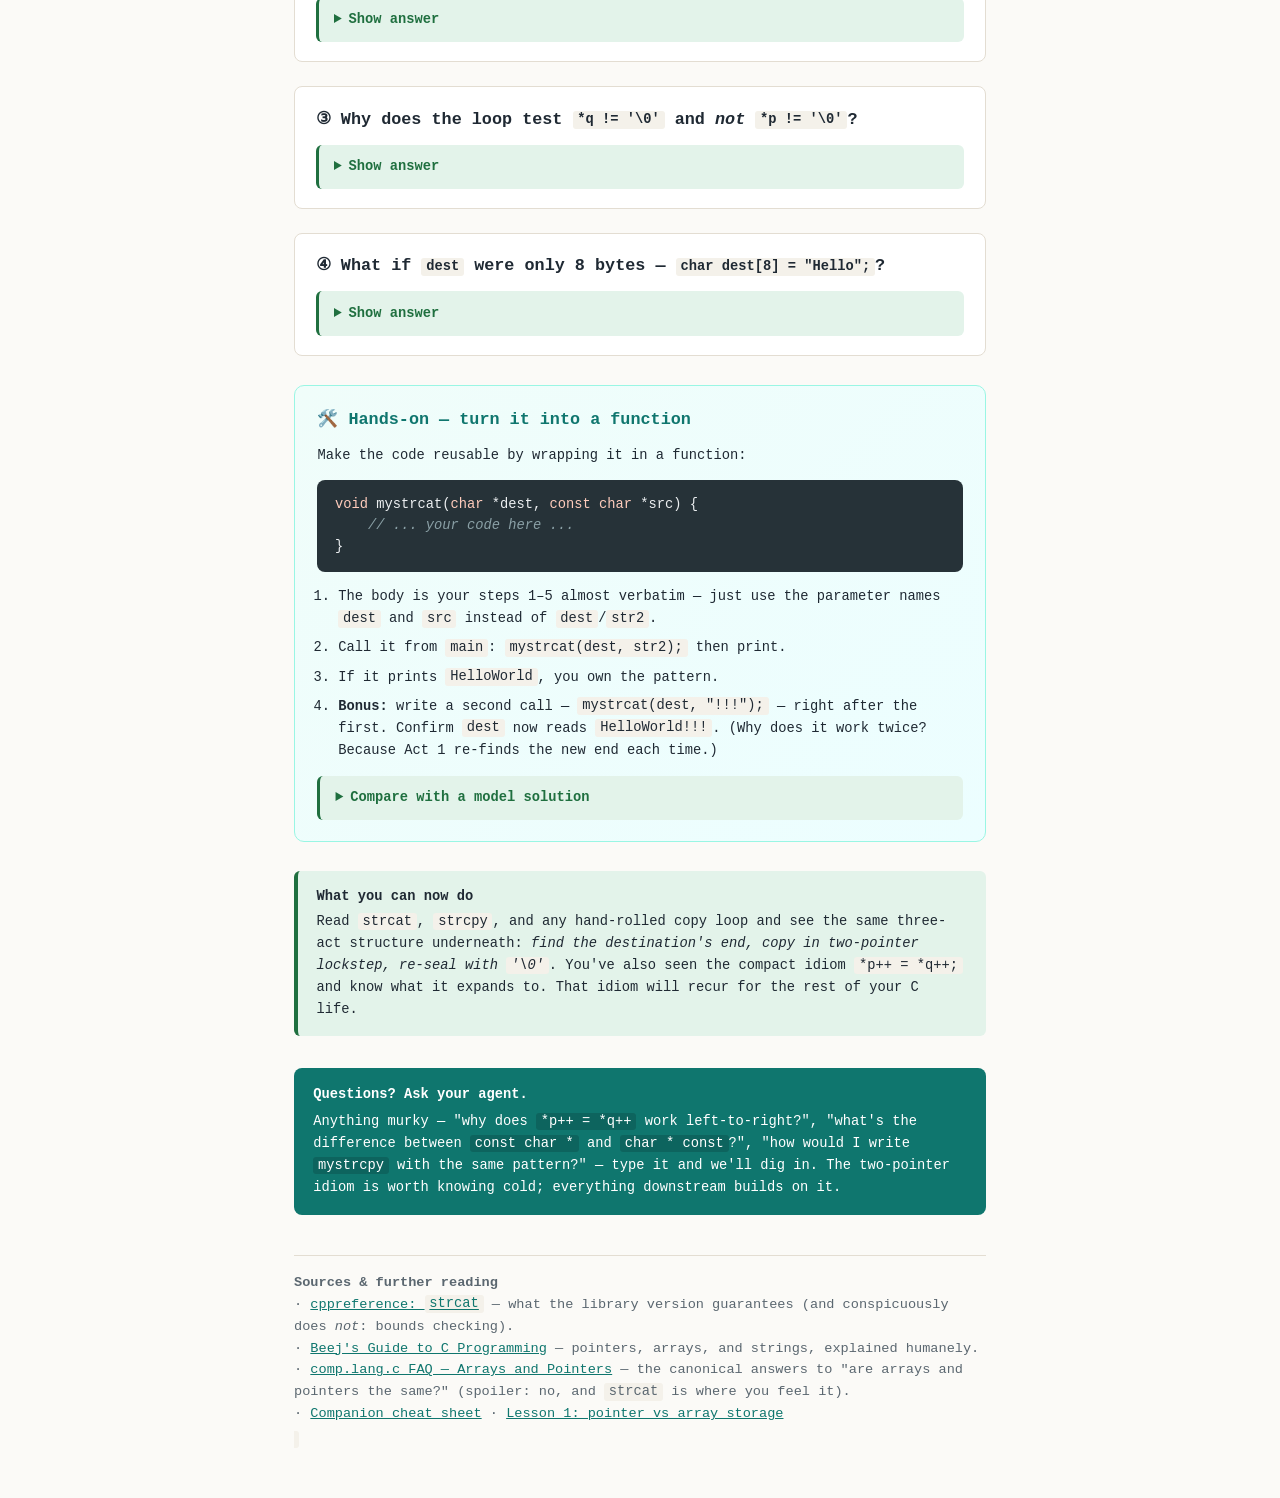
<file: lessons/0002-strcat-unrolled.html>
<!DOCTYPE html>
<html lang="en">
<head>
<meta charset="utf-8">
<meta name="viewport" content="width=device-width, initial-scale=1.0">
<title>Lesson 2 — strcat, Unrolled</title>
<style>
  :root {
    --ink: #1f2933;
    --muted: #5b6770;
    --paper: #fbfaf7;
    --rule: #e3ddd2;
    --accent: #0f766e;
    --accent-soft: #e6f2f0;
    --danger: #9b1c1c;
    --danger-soft: #fbe8e8;
    --ok: #1f6f3f;
    --ok-soft: #e3f3ea;
    --code-bg: #f4f1ea;
    --warn: #9a6700;
    --warn-soft: #fdf3df;
  }
  * { box-sizing: border-box; }
  html { font-size: 16px; }
  body {
    font-family: -apple-system, BlinkMacSystemFont, "Segoe UI", "Inter", Roboto, Helvetica, Arial, sans-serif;
    color: var(--ink);
    background: var(--paper);
    line-height: 1.6;
    margin: 0 auto;
    padding: 2.5rem clamp(1rem, 5vw, 4rem);
    max-width: 820px;
  }
  .meta { font-size: 0.8rem; color: var(--muted); letter-spacing: 0.05em; text-transform: uppercase; margin-bottom: 0.3rem; }
  header { border-bottom: 2px solid var(--ink); padding-bottom: 1rem; margin-bottom: 2rem; }
  h1 { font-size: 1.9rem; margin: 0; line-height: 1.2; letter-spacing: -0.015em; }
  .lede { font-size: 1.1rem; color: var(--muted); margin: 0.8rem 0 0; }
  h2 { font-size: 1.3rem; margin: 2.4rem 0 0.6rem; }
  h3 { font-size: 1.05rem; margin: 1.6rem 0 0.4rem; color: var(--accent); }
  p { margin: 0.7rem 0; }
  code, pre {
    font-family: "JetBrains Mono", "SF Mono", "Fira Code", Consolas, Menlo, monospace;
    font-size: 0.86rem;
  }
  code { background: var(--code-bg); padding: 0.1em 0.35em; border-radius: 3px; }
  pre {
    background: #263238;
    color: #eceff1;
    padding: 0.95rem 1.1rem;
    border-radius: 8px;
    overflow-x: auto;
    line-height: 1.5;
    font-size: 0.84rem;
  }
  pre code { background: none; padding: 0; color: inherit; }
  pre .c { color: #8aa0a6; font-style: italic; }
  pre .bad { color: #ff8a80; }
  pre .good { color: #b9f6ca; }
  pre .k { color: #ffccbc; }
  pre .s { color: #fff59d; }
  pre .hi { background: #37474f; border-radius: 2px; padding: 0.05em 0.15em; }
  .callout {
    padding: 0.95rem 1.15rem;
    border-radius: 6px;
    margin: 1.2rem 0;
    border-left: 4px solid;
  }
  .callout .h { font-weight: 700; display: block; margin-bottom: 0.2rem; }
  .principle { background: var(--accent-soft); border-color: var(--accent); }
  .danger { background: var(--danger-soft); border-color: var(--danger); }
  .warn { background: var(--warn-soft); border-color: var(--warn); }
  .ok { background: var(--ok-soft); border-color: var(--ok); }
  .quiz {
    background: #fff;
    border: 1px solid var(--rule);
    border-radius: 8px;
    padding: 1.2rem 1.3rem;
    margin: 1.5rem 0;
  }
  .quiz h3 { color: var(--ink); margin-top: 0; }
  details {
    color: var(--ink);
    margin-top: 0.7rem;
    padding: 0.7rem 0.95rem;
    background: var(--ok-soft);
    border-radius: 6px;
    border-left: 3px solid var(--ok);
  }
  details summary { cursor: pointer; font-weight: 600; color: var(--ok); }
  details[open] summary { margin-bottom: 0.5rem; }
  .ascii {
    background: var(--code-bg);
    color: var(--ink);
    border-radius: 6px;
    padding: 0.9rem 1rem;
    font-family: "JetBrains Mono", monospace;
    font-size: 0.74rem;
    line-height: 1.45;
    overflow-x: auto;
    white-space: pre;
    border: 1px solid var(--rule);
  }
  .ascii .hl { background: #ffe082; border-radius: 2px; padding: 0.05em 0.1em; color: #5d4037; }
  .ascii .gone { color: var(--danger); text-decoration: line-through; }
  .ascii .new { color: var(--ok); font-weight: 700; }
  .yourcode {
    border-left: 3px solid var(--accent);
    background: var(--accent-soft);
    padding: 0.6rem 0.95rem;
    border-radius: 4px;
    font-size: 0.9rem;
    margin: 1rem 0;
  }
  .yourcode::before { content: "from your study"; display: block; font-size: 0.72rem; font-weight: 700; letter-spacing: 0.06em; text-transform: uppercase; color: var(--accent); margin-bottom: 0.3rem; }
  .task {
    background: linear-gradient(135deg, #f0fdfa, #ecfeff);
    border: 1px solid #99f6e4;
    border-radius: 10px;
    padding: 1.3rem 1.4rem;
    margin: 1.8rem 0;
  }
  .task h3 { color: var(--accent); margin-top: 0; }
  ol.steps { padding-left: 1.3rem; }
  ol.steps li { margin: 0.45rem 0; }
  .acts {
    display: grid;
    grid-template-columns: repeat(3, 1fr);
    gap: 0.6rem;
    margin: 1.2rem 0;
  }
  .act {
    background: #fff;
    border: 1px solid var(--rule);
    border-top: 3px solid var(--accent);
    border-radius: 6px;
    padding: 0.7rem 0.8rem;
    font-size: 0.88rem;
  }
  .act .n { font-size: 0.7rem; font-weight: 700; color: var(--accent); letter-spacing: 0.05em; }
  .act strong { display: block; margin: 0.15rem 0; }
  @media (max-width: 560px) { .acts { grid-template-columns: 1fr; } }
  .cite { font-size: 0.85rem; color: var(--muted); border-top: 1px solid var(--rule); margin-top: 2.5rem; padding-top: 1rem; }
  .ask {
    background: var(--accent);
    color: #fff;
    border-radius: 8px;
    padding: 1rem 1.2rem;
    margin-top: 2rem;
  }
  .ask code { background: rgba(0,0,0,0.15); color: #fff; }
  .ask strong { display: block; margin-bottom: 0.3rem; }
  a { color: var(--accent); }
  .nav { font-size: 0.85rem; margin-bottom: 1.5rem; }
  .nav a { color: var(--muted); text-decoration: none; }
  @media print {
    body { padding: 1rem; max-width: 100%; }
    pre, .ascii { white-space: pre-wrap; word-break: break-word; }
    details > *:not(summary) { display: block !important; }
    .ask, .task { background: none; border: 1px solid var(--ink); color: var(--ink); }
  }
</style>
</head>
<body>

<div class="nav">📚 <a href="../index.html">All Lessons</a> · ↩ <a href="../lessons/0001-pointer-vs-array-storage.html">Lesson 1</a> · <a href="../reference/c-strings-and-memory.html">Reference</a></div>

<div class="meta">Lesson 2 · ~15 minutes · ties to mission: <em>understand how memory works</em></div>
<header>
  <h1><code>strcat</code>, Unrolled</h1>
  <p class="lede">You've called <code>strcat(a, b)</code> before. Now write the gears yourself — and meet the two-pointer copy idiom, the most repeated pattern in C.</p>
</header>

<h2>The code we're studying</h2>

<div class="yourcode">
<pre><code><span class="k">char</span> dest[20] = <span class="s">"Hello"</span>;
<span class="k">char</span> *str2 = <span class="s">"World"</span>;

<span class="k">char</span> *p = dest;            <span class="c">// 1. p starts at the beginning of dest</span>
<span class="k">while</span> (*p != <span class="s">'\0'</span>) {        <span class="c">// 2. Advance p until it points at dest's '\0'</span>
    p++;
}

<span class="k">char</span> *q = str2;            <span class="c">// 3. q reads from str2</span>
<span class="k">while</span> (*q != <span class="s">'\0'</span>) {        <span class="c">// 4. Copy in lockstep</span>
    *p = *q;
    p++;
    q++;
}

*p = <span class="s">'\0'</span>;                  <span class="c">// 5. Re-seal the string</span>

printf(<span class="s">"Concatenated: %s\n"</span>, dest);   <span class="c">// → HelloWorld</span></code></pre>
</div>

<p>Good news: <strong>you already know what this does.</strong> It's <code>strcat(dest, str2)</code> written out by hand. The book is making you build the engine so you can see every tooth on the gears.</p>

<h2>The shape of it — three acts</h2>

<div class="acts">
  <div class="act">
    <div class="n">ACT 1 · steps 1–2</div>
    <strong>Find the end.</strong>
    Walk <code>p</code> forward until it lands on <code>dest</code>'s existing <code>'\0'</code>.
  </div>
  <div class="act">
    <div class="n">ACT 2 · steps 3–4</div>
    <strong>Copy in lockstep.</strong>
    Two pointers step together: read from <code>q</code>, write to <code>p</code>, advance both.
  </div>
  <div class="act">
    <div class="n">ACT 3 · step 5</div>
    <strong>Re-seal.</strong>
    Write a fresh <code>'\0'</code> at the new end. Mandatory.
  </div>
</div>

<p>Act 1 is literally your <code>mystrlen</code> pointer-walk — but instead of <em>counting</em>, you just keep the pointer. You already know this move. The only new idea is Act 2.</p>

<h2>Watch the bytes move</h2>

<p>Here is the whole lesson, as a diagram. <strong>Before Act 2</strong> — <code>p</code> has walked to <code>dest</code>'s terminator, <code>q</code> sits at the start of <code>str2</code>:</p>

<div class="ascii">dest:   H  e  l  l  o <span class="hl">'\0'</span>  ?   ?   ?   ?   ?   ?   ?   ?   ?   ?   ?   ?   ?   ?
index:  0  1  2  3  4  5   6   7   8   9  10                              19
                      ^
                      p   ← landed right on the old '\0'

str2:   W  o  r  l  d  '\0'
        ^
        q</div>

<p><strong>During Act 2</strong> — five iterations of <code>*p = *q; p++; q++;</code>. Notice the old terminator at index 5 gets <em>overwritten on the very first copy</em>:</p>

<div class="ascii">iter 1:  dest[5] = 'W'    <span class="gone">  ← the old '\0' is clobbered (that's fine)</span>
iter 2:  dest[6] = 'o'
iter 3:  dest[7] = 'r'
iter 4:  dest[8] = 'l'
iter 5:  dest[9] = 'd'      <span class="gone">  → p advances to [10], q hits '\0', loop exits</span></div>

<p><strong>After Act 3</strong> — <code>*p = '\0'</code> writes the new terminator at index 10:</p>

<div class="ascii">dest:   H  e  l  l  o  W  o  r  l  d <span class="new">'\0'</span>  ?   ?   ?   ?   ?   ?   ?   ?   ?
index:  0  1  2  3  4  5  6  7  8  9  10                              19
                                    ^
                                    p   (now points at the new '\0')</div>

<p><code>printf("%s", dest)</code> reads from index 0 until it hits <code>'\0'</code> at index 10 → prints <code>HelloWorld</code>. The garbage bytes at indices 11–19 never matter — the <code>'\0'</code> tells every string function where to stop.</p>

<h2>The one subtle thing</h2>

<div class="callout principle">
  <span class="h">Act 2 overwrites the old <code>'\0'</code>. That's not a bug — it's the plan.</span>
  The terminator of <code>"Hello"</code> only existed to mark <em>where the string used to end</em>. Once we're appending, that position is the start of new data. Which is exactly why <strong>Act 3 is mandatory</strong>: forget <code>*p = '\0';</code> and the string has no end — <code>printf</code> walks off into garbage. <em>Forget the seal, get demons.</em>
</div>

<h2>The idiom you'll see everywhere</h2>

<pre><code><span class="hi">*p = *q;</span>     <span class="c">// read what q points at, write it where p points at</span>
<span class="hi">p++;</span>         <span class="c">// advance the write head</span>
<span class="hi">q++;</span>         <span class="c">// advance the read head</span></pre>

<p>This two-pointer lockstep is <strong>the</strong> C idiom for "move bytes from here to there." It's not just <code>strcat</code> — it's <code>strcpy</code>, it's <code>memcpy</code>, it's every custom buffer copy you'll ever write. Two heads on a zipper. Once you see it, you'll see it everywhere.</p>

<div class="callout warn">
  <span class="h">You'll see it compressed: <code>*p++ = *q++;</code></span>
  Postfix <code>++</code> binds tighter than <code>*</code>, so this means "copy, then advance both." Grown-up C code uses it constantly. Readable once you know it; a trap until you do. <strong>Keep writing the three-line version for now</strong> — clarity beats cleverness while you're learning. Switch to the compact form only when the long form starts to feel tedious.
</div>

<h2>Memory safety check (your Lesson 1 instinct)</h2>
<p>Before any <code>strcat</code> — hand-rolled or library — run the checklist from <a href="../reference/c-strings-and-memory.html">the reference</a>:</p>
<ol>
  <li><strong>Does <code>dest</code> have real storage?</strong> ✅ <code>char dest[20]</code> — 20 real bytes on the stack.</li>
  <li><strong>Big enough?</strong> <code>"Hello"</code> (5) + <code>"World"</code> (5) + <code>'\0'</code> (1) = <strong>11 ≤ 20</strong>. ✅</li>
</ol>
<p>This is why an uninitialized-pointer <code>strcat</code> crashes and a correctly-sized-buffer version doesn't. Same operation, same idiom — the only difference is whether real, correctly-sized storage backs the write pointer. The principle is doing real work for you now.</p>

<h2>Check yourself</h2>

<div class="quiz">
  <h3>① What happens if you delete Act 3 — the final <code>*p = '\0';</code>?</h3>
  <details><summary>Show answer</summary>
  The loop writes <code>World</code> into indices 5–9, then stops. But index 10 still holds whatever garbage was there. <code>printf("%s")</code> keeps reading past <code>'d'</code> until it <em>happens</em> to find a zero byte — printing <code>HelloWorld</code> followed by random garbage, or crashing, or both. <strong>Act 3 is not optional.</strong> Every string you build by hand must end in <code>'\0'</code>.
  </details>
</div>

<div class="quiz">
  <h3>② After Act 1, where does <code>p</code> point — and what's stored there?</h3>
  <details><summary>Show answer</summary>
  <code>p</code> points at <code>dest[5]</code>, which holds <code>'\0'</code> (the terminator of <code>"Hello"</code>). That's the correct insertion point: the first slot of "new" data. The first copy (<code>iter 1</code>) overwrites this <code>'\0'</code> with <code>'W'</code> — which is fine, because Act 3 will place a new terminator further along.
  </details>
</div>

<div class="quiz">
  <h3>③ Why does the loop test <code>*q != '\0'</code> and <em>not</em> <code>*p != '\0'</code>?</h3>
  <details><summary>Show answer</summary>
  <code>q</code> walks the <em>source</em> (<code>str2</code>). We stop copying when the source runs out — i.e. when <code>q</code> reaches its <code>'\0'</code>. Testing <code>*p</code> would be wrong: <code>p</code> walks the <em>destination</em>, whose contents are partially garbage. The copy length is governed by the source, always.
  </details>
</div>

<div class="quiz">
  <h3>④ What if <code>dest</code> were only 8 bytes — <code>char dest[8] = "Hello";</code>?</h3>
  <details><summary>Show answer</summary>
  <strong>Undefined behavior.</strong> <code>"Hello"</code> uses 6 bytes (5 + <code>'\0'</code>); <code>dest[8]</code> has 2 free slots. Appending <code>"World"</code> (5 chars) writes past the end into memory that isn't yours. Same bug as <code>common_str_ops.c</code> from Lesson 1 — bug (2), not enough storage. The hand-rolled <code>strcat</code> has <em>no idea</em> how big <code>dest</code> is. Neither does the library version. <strong>Buffer sizing is always the caller's job.</strong>
  </details>
</div>

<div class="task">
  <h3>🛠️ Hands-on — turn it into a function</h3>
  <p>Make the code reusable by wrapping it in a function:</p>
  <pre><code><span class="k">void</span> mystrcat(<span class="k">char</span> *dest, <span class="k">const char</span> *src) {
    <span class="c">// ... your code here ...</span>
}</code></pre>
  <ol class="steps">
    <li>The body is your steps 1–5 almost verbatim — just use the parameter names <code>dest</code> and <code>src</code> instead of <code>dest</code>/<code>str2</code>.</li>
    <li>Call it from <code>main</code>: <code>mystrcat(dest, str2);</code> then print.</li>
    <li>If it prints <code>HelloWorld</code>, you own the pattern.</li>
    <li><strong>Bonus:</strong> write a second call — <code>mystrcat(dest, "!!!");</code> — right after the first. Confirm <code>dest</code> now reads <code>HelloWorld!!!</code>. (Why does it work twice? Because Act 1 re-finds the new end each time.)</li>
  </ol>
  <details>
    <summary>Compare with a model solution</summary>
<pre><code><span class="k">#include</span> <span class="s">&lt;stdio.h&gt;</span>

<span class="k">void</span> mystrcat(<span class="k">char</span> *dest, <span class="k">const char</span> *src) {
    <span class="k">char</span> *p = dest;
    <span class="k">while</span> (*p != <span class="s">'\0'</span>) {     <span class="c">// Act 1: find the end of dest</span>
        p++;
    }
    <span class="k">const char</span> *q = src;
    <span class="k">while</span> (*q != <span class="s">'\0'</span>) {     <span class="c">// Act 2: copy in lockstep</span>
        *p = *q;
        p++;
        q++;
    }
    *p = <span class="s">'\0'</span>;               <span class="c">// Act 3: re-seal</span>
}

<span class="k">int</span> main(<span class="k">void</span>) {
    <span class="k">char</span> dest[20] = <span class="s">"Hello"</span>;
    <span class="k">const char</span> *str2 = <span class="s">"World"</span>;

    mystrcat(dest, str2);
    mystrcat(dest, <span class="s">"!!!"</span>);
    printf(<span class="s">"Concatenated: %s\n"</span>, dest);   <span class="c">// → HelloWorld!!!</span>
    <span class="k">return</span> 0;
}</code></pre>
    <p>Notice <code>const char *src</code>: we promise never to write through <code>src</code>. That's the same <code>const</code> instinct from Lesson 1, applied at the function boundary — and it lets you pass a string literal (<code>"!!!"</code>) without warning, because literals are <code>const</code>-qualified at heart.</p>
  </details>
</div>

<div class="callout ok">
  <span class="h">What you can now do</span>
  Read <code>strcat</code>, <code>strcpy</code>, and any hand-rolled copy loop and see the same three-act structure underneath: <em>find the destination's end, copy in two-pointer lockstep, re-seal with <code>'\0'</code></em>. You've also seen the compact idiom <code>*p++ = *q++;</code> and know what it expands to. That idiom will recur for the rest of your C life.
</div>

<div class="ask">
  <strong>Questions? Ask your agent.</strong>
  Anything murky — "why does <code>*p++ = *q++</code> work left-to-right?", "what's the difference between <code>const char *</code> and <code>char * const</code>?", "how would I write <code>mystrcpy</code> with the same pattern?" — type it and we'll dig in. The two-pointer idiom is worth knowing cold; everything downstream builds on it.
</div>

<div class="cite">
  <strong>Sources &amp; further reading</strong><br>
  · <a href="https://en.cppreference.com/w/c/string/byte/strcat">cppreference: <code>strcat</code></a> — what the library version guarantees (and conspicuously does <em>not</em>: bounds checking).<br>
  · <a href="https://beej.us/guide/bgc/">Beej's Guide to C Programming</a> — pointers, arrays, and strings, explained humanely.<br>
  · <a href="https://c-faq.com/aryptr/index.html">comp.lang.c FAQ — Arrays and Pointers</a> — the canonical answers to "are arrays and pointers the same?" (spoiler: no, and <code>strcat</code> is where you feel it).<br>
  · <a href="../reference/c-strings-and-memory.html">Companion cheat sheet</a> · <a href="../lessons/0001-pointer-vs-array-storage.html">Lesson 1: pointer vs array storage</a>
</div>

</body>
</html>
</file>
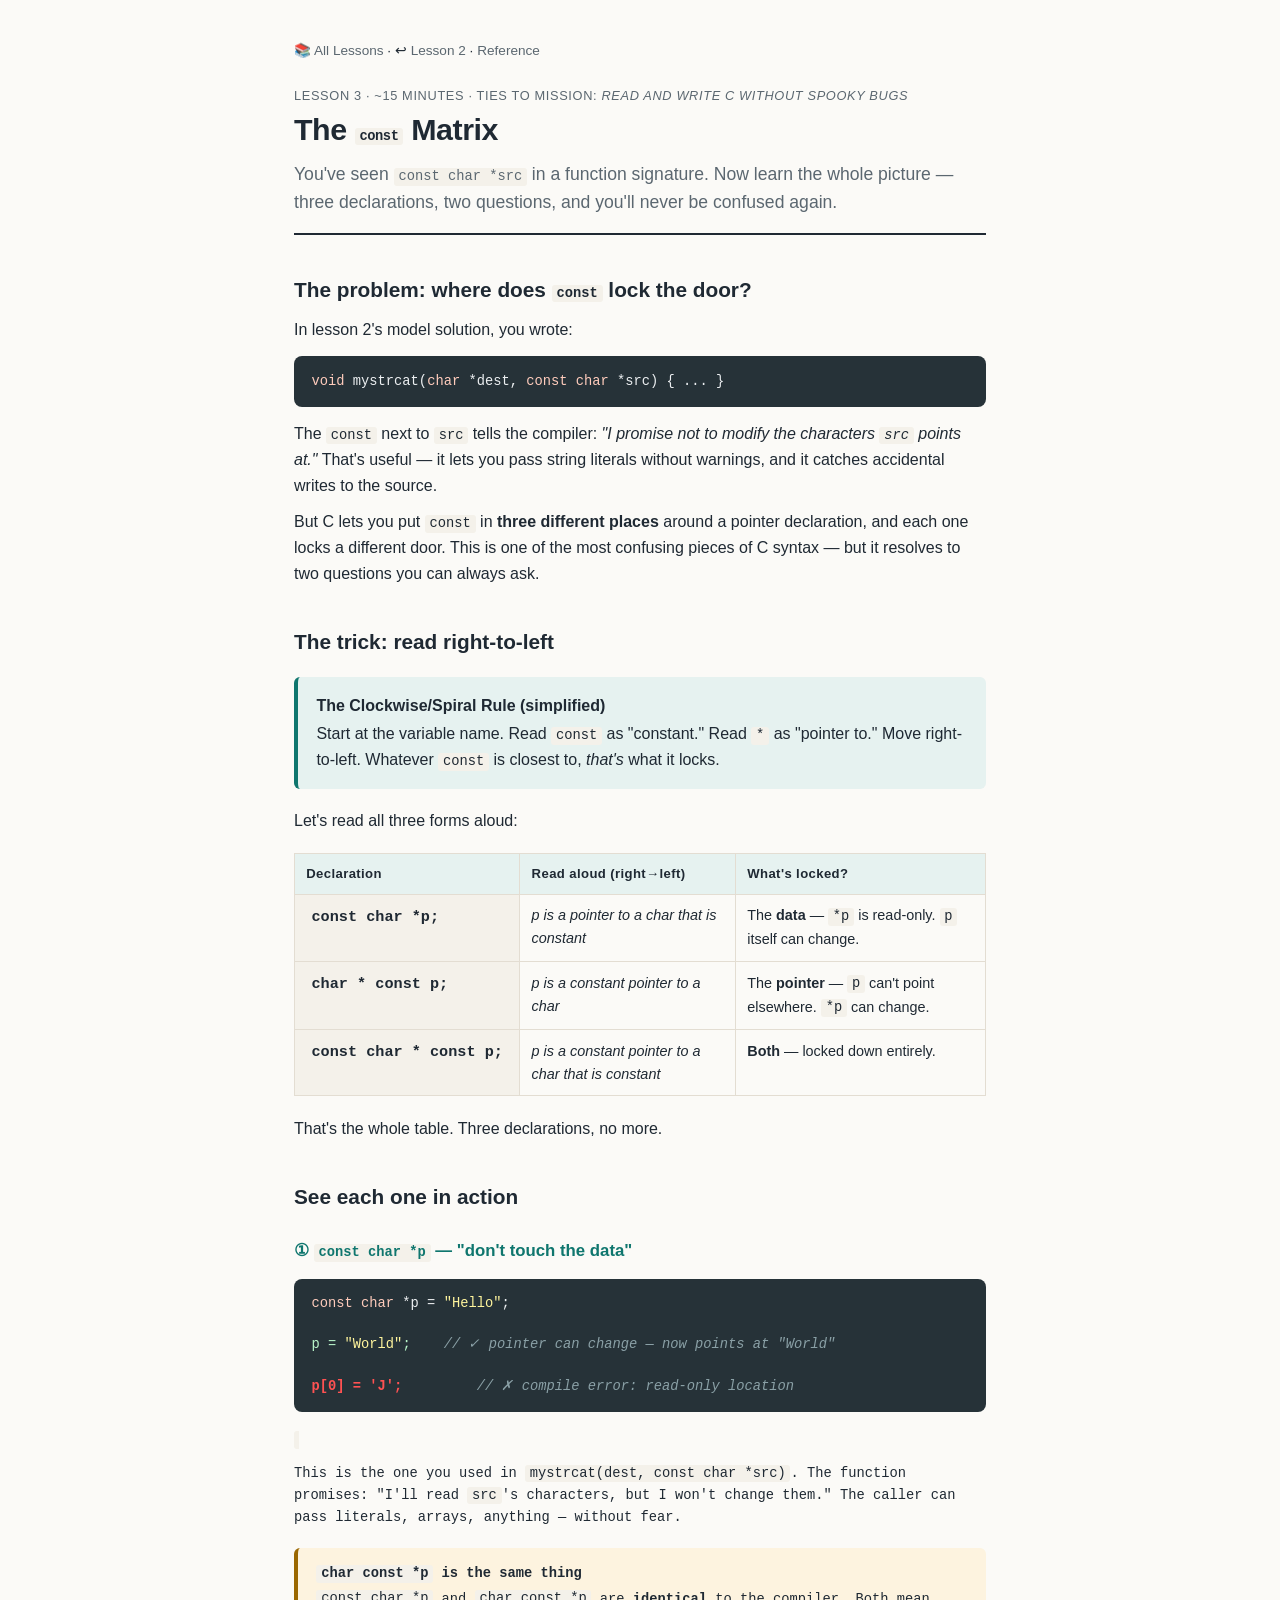
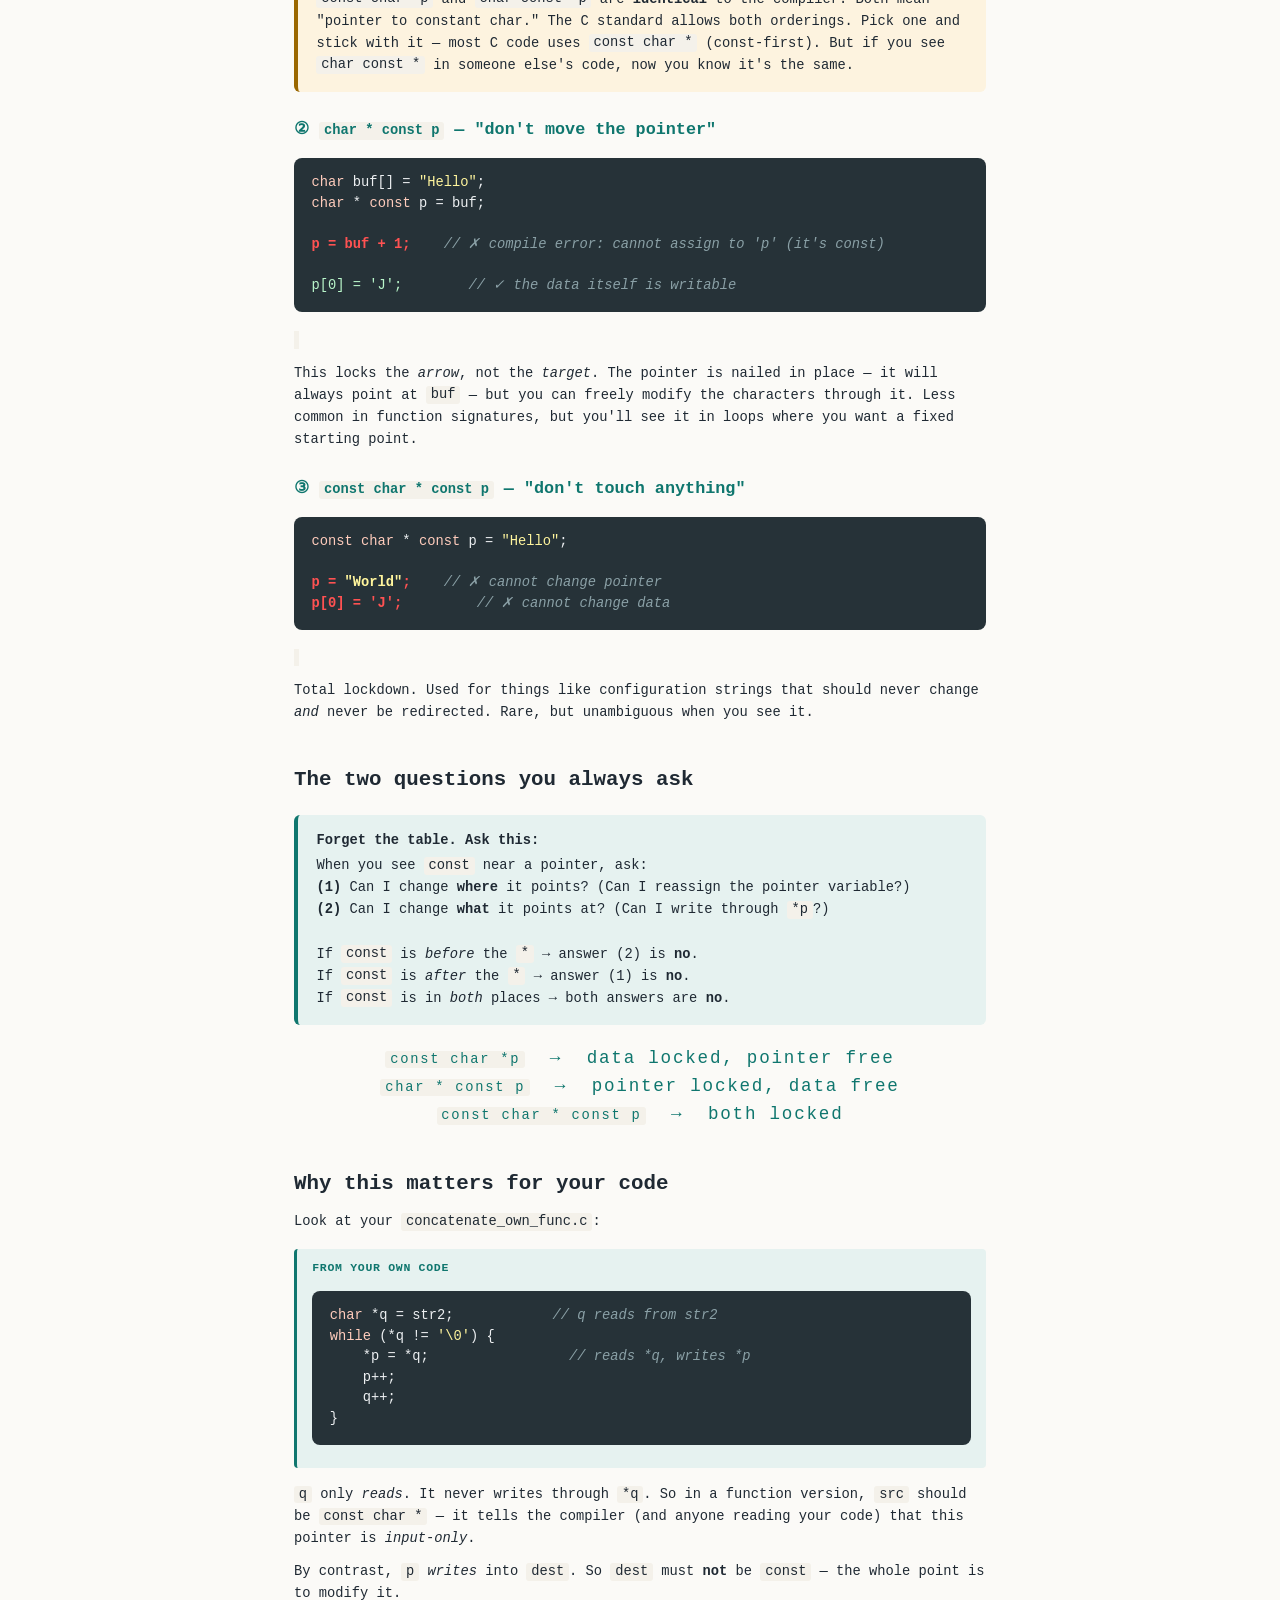
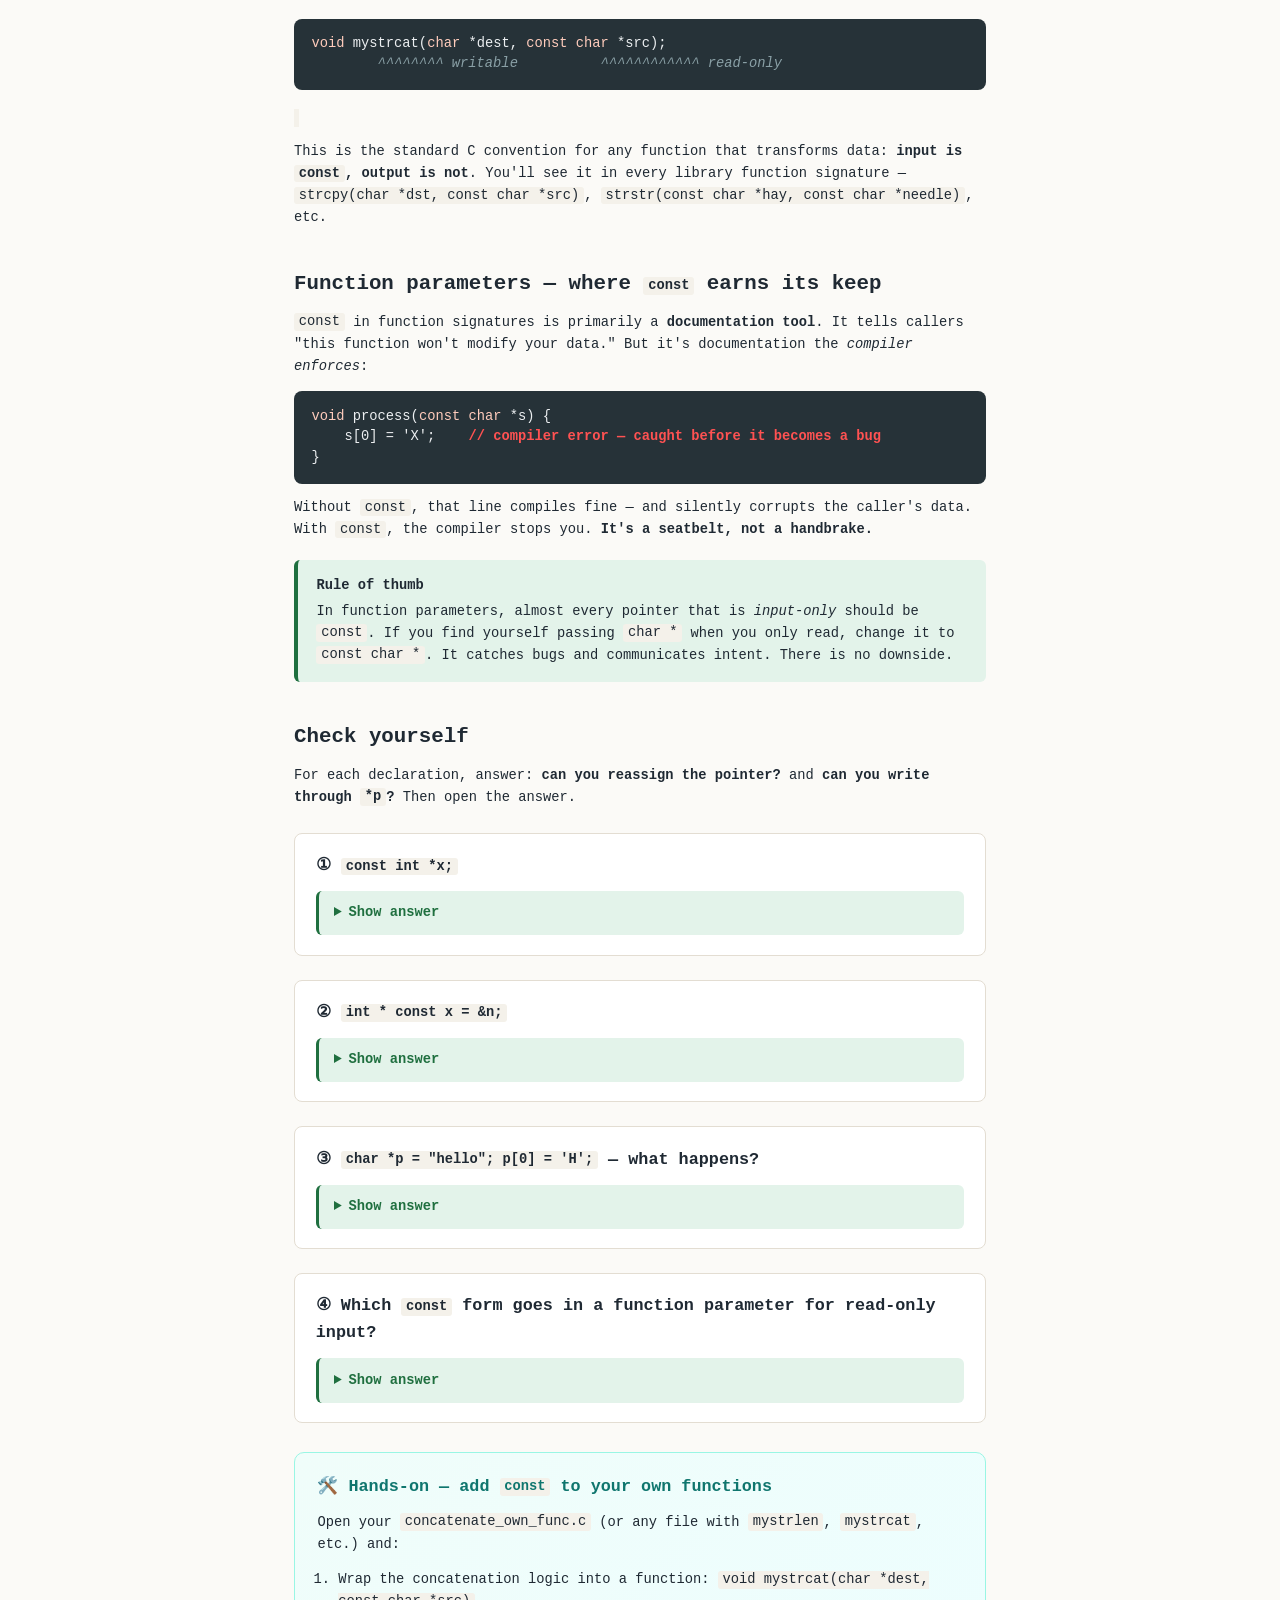
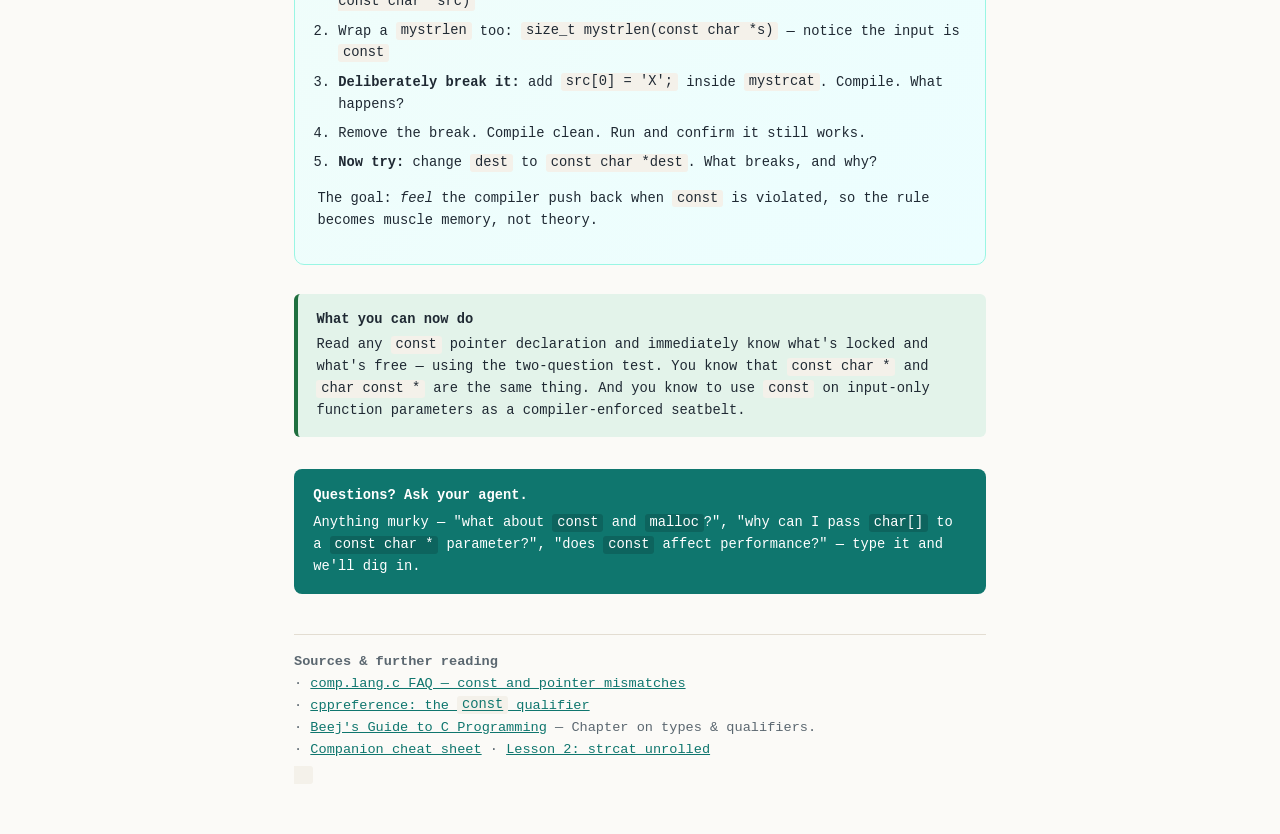
<file: lessons/0003-const-qualifier-matrix.html>
<!DOCTYPE html>
<html lang="en">
<head>
<meta charset="utf-8">
<meta name="viewport" content="width=device-width, initial-scale=1.0">
<title>Lesson 3 — The const Matrix</title>
<style>
  :root {
    --ink: #1f2933;
    --muted: #5b6770;
    --paper: #fbfaf7;
    --rule: #e3ddd2;
    --accent: #0f766e;
    --accent-soft: #e6f2f0;
    --danger: #9b1c1c;
    --danger-soft: #fbe8e8;
    --ok: #1f6f3f;
    --ok-soft: #e3f3ea;
    --code-bg: #f4f1ea;
    --warn: #9a6700;
    --warn-soft: #fdf3df;
  }
  * { box-sizing: border-box; }
  html { font-size: 16px; }
  body {
    font-family: -apple-system, BlinkMacSystemFont, "Segoe UI", "Inter", Roboto, Helvetica, Arial, sans-serif;
    color: var(--ink);
    background: var(--paper);
    line-height: 1.6;
    margin: 0 auto;
    padding: 2.5rem clamp(1rem, 5vw, 4rem);
    max-width: 820px;
  }
  .meta { font-size: 0.8rem; color: var(--muted); letter-spacing: 0.05em; text-transform: uppercase; margin-bottom: 0.3rem; }
  header { border-bottom: 2px solid var(--ink); padding-bottom: 1rem; margin-bottom: 2rem; }
  h1 { font-size: 1.9rem; margin: 0; line-height: 1.2; letter-spacing: -0.015em; }
  .lede { font-size: 1.1rem; color: var(--muted); margin: 0.8rem 0 0; }
  h2 { font-size: 1.3rem; margin: 2.4rem 0 0.6rem; }
  h3 { font-size: 1.05rem; margin: 1.6rem 0 0.4rem; color: var(--accent); }
  p { margin: 0.7rem 0; }
  code, pre {
    font-family: "JetBrains Mono", "SF Mono", "Fira Code", Consolas, Menlo, monospace;
    font-size: 0.86rem;
  }
  code { background: var(--code-bg); padding: 0.1em 0.35em; border-radius: 3px; }
  pre {
    background: #263238;
    color: #eceff1;
    padding: 0.95rem 1.1rem;
    border-radius: 8px;
    overflow-x: auto;
    line-height: 1.5;
    font-size: 0.84rem;
  }
  pre code { background: none; padding: 0; color: inherit; }
  pre .c { color: #8aa0a6; font-style: italic; }
  pre .bad { color: #ff8a80; }
  pre .good { color: #b9f6ca; }
  pre .k { color: #ffccbc; }
  pre .s { color: #fff59d; }
  pre .err { color: #ff5252; font-weight: 700; }
  .callout {
    padding: 0.95rem 1.15rem;
    border-radius: 6px;
    margin: 1.2rem 0;
    border-left: 4px solid;
  }
  .callout .h { font-weight: 700; display: block; margin-bottom: 0.2rem; }
  .principle { background: var(--accent-soft); border-color: var(--accent); }
  .danger { background: var(--danger-soft); border-color: var(--danger); }
  .warn { background: var(--warn-soft); border-color: var(--warn); }
  .ok { background: var(--ok-soft); border-color: var(--ok); }
  .quiz {
    background: #fff;
    border: 1px solid var(--rule);
    border-radius: 8px;
    padding: 1.2rem 1.3rem;
    margin: 1.5rem 0;
  }
  .quiz h3 { color: var(--ink); margin-top: 0; }
  details {
    color: var(--ink);
    margin-top: 0.7rem;
    padding: 0.7rem 0.95rem;
    background: var(--ok-soft);
    border-radius: 6px;
    border-left: 3px solid var(--ok);
  }
  details summary { cursor: pointer; font-weight: 600; color: var(--ok); }
  details[open] summary { margin-bottom: 0.5rem; }
  .matrix {
    width: 100%;
    border-collapse: collapse;
    margin: 1.2rem 0;
    font-size: 0.9rem;
  }
  .matrix th, .matrix td {
    text-align: left;
    padding: 0.6rem 0.7rem;
    border: 1px solid var(--rule);
    vertical-align: top;
  }
  .matrix th {
    background: var(--accent-soft);
    font-weight: 600;
    font-size: 0.82rem;
    letter-spacing: 0.03em;
  }
  .matrix td:first-child code {
    font-size: 0.95rem;
    background: none;
    font-weight: 700;
  }
  .matrix td:first-child {
    background: var(--code-bg);
    white-space: nowrap;
  }
  .tag { display: inline-block; font-size: 0.7rem; font-weight: 700; letter-spacing: 0.05em; text-transform: uppercase; padding: 0.1em 0.5em; border-radius: 3px; vertical-align: middle; }
  .tag.locked { background: var(--danger-soft); color: var(--danger); }
  .tag.free { background: var(--ok-soft); color: var(--ok); }
  .read-arrow {
    font-family: "JetBrains Mono", monospace;
    font-size: 1.1rem;
    color: var(--accent);
    margin: 0.8rem 0;
    text-align: center;
    letter-spacing: 0.1em;
  }
  .task {
    background: linear-gradient(135deg, #f0fdfa, #ecfeff);
    border: 1px solid #99f6e4;
    border-radius: 10px;
    padding: 1.3rem 1.4rem;
    margin: 1.8rem 0;
  }
  .task h3 { color: var(--accent); margin-top: 0; }
  ol.steps { padding-left: 1.3rem; }
  ol.steps li { margin: 0.45rem 0; }
  .yourcode {
    border-left: 3px solid var(--accent);
    background: var(--accent-soft);
    padding: 0.6rem 0.95rem;
    border-radius: 4px;
    font-size: 0.9rem;
    margin: 1rem 0;
  }
  .yourcode::before { content: "from your own code"; display: block; font-size: 0.72rem; font-weight: 700; letter-spacing: 0.06em; text-transform: uppercase; color: var(--accent); margin-bottom: 0.3rem; }
  .ask {
    background: var(--accent);
    color: #fff;
    border-radius: 8px;
    padding: 1rem 1.2rem;
    margin-top: 2rem;
  }
  .ask code { background: rgba(0,0,0,0.15); color: #fff; }
  .ask strong { display: block; margin-bottom: 0.3rem; }
  .cite { font-size: 0.85rem; color: var(--muted); border-top: 1px solid var(--rule); margin-top: 2.5rem; padding-top: 1rem; }
  a { color: var(--accent); }
  .nav { font-size: 0.85rem; margin-bottom: 1.5rem; }
  .nav a { color: var(--muted); text-decoration: none; }
  .rule-line {
    text-align: center;
    font-size: 0.85rem;
    color: var(--muted);
    margin: 1.5rem 0;
    border-top: 1px solid var(--rule);
    padding-top: 0.6rem;
  }
  @media print {
    body { padding: 1rem; max-width: 100%; }
    pre { white-space: pre-wrap; word-break: break-word; }
    details > *:not(summary) { display: block !important; }
    .ask, .task { background: none; border: 1px solid var(--ink); color: var(--ink); }
    .matrix td:first-child { background: none; }
  }
</style>
</head>
<body>

<div class="nav">📚 <a href="../index.html">All Lessons</a> · ↩ <a href="../lessons/0002-strcat-unrolled.html">Lesson 2</a> · <a href="../reference/c-strings-and-memory.html">Reference</a></div>

<div class="meta">Lesson 3 · ~15 minutes · ties to mission: <em>read and write C without spooky bugs</em></div>
<header>
  <h1>The <code>const</code> Matrix</h1>
  <p class="lede">You've seen <code>const char *src</code> in a function signature. Now learn the whole picture — three declarations, two questions, and you'll never be confused again.</p>
</header>

<h2>The problem: where does <code>const</code> lock the door?</h2>

<p>In lesson 2's model solution, you wrote:</p>

<pre><code><span class="k">void</span> mystrcat(<span class="k">char</span> *dest, <span class="k">const char</span> *src) { ... }</code></pre>

<p>The <code>const</code> next to <code>src</code> tells the compiler: <em>"I promise not to modify the characters <code>src</code> points at."</em> That's useful — it lets you pass string literals without warnings, and it catches accidental writes to the source.</p>

<p>But C lets you put <code>const</code> in <strong>three different places</strong> around a pointer declaration, and each one locks a different door. This is one of the most confusing pieces of C syntax — but it resolves to two questions you can always ask.</p>

<h2>The trick: read right-to-left</h2>

<div class="callout principle">
  <span class="h">The Clockwise/Spiral Rule (simplified)</span>
  Start at the variable name. Read <code>const</code> as "constant." Read <code>*</code> as "pointer to." Move right-to-left. Whatever <code>const</code> is closest to, <em>that's</em> what it locks.
</div>

<p>Let's read all three forms aloud:</p>

<table class="matrix">
  <thead>
    <tr><th>Declaration</th><th>Read aloud (right→left)</th><th>What's locked?</th></tr>
  </thead>
  <tbody>
    <tr>
      <td><code>const char *p;</code></td>
      <td><em>p is a pointer to a char that is constant</em></td>
      <td>The <strong>data</strong> — <code>*p</code> is read-only. <code>p</code> itself can change.</td>
    </tr>
    <tr>
      <td><code>char * const p;</code></td>
      <td><em>p is a constant pointer to a char</em></td>
      <td>The <strong>pointer</strong> — <code>p</code> can't point elsewhere. <code>*p</code> can change.</td>
    </tr>
    <tr>
      <td><code>const char * const p;</code></td>
      <td><em>p is a constant pointer to a char that is constant</em></td>
      <td><strong>Both</strong> — locked down entirely.</td>
    </tr>
  </tbody>
</table>

<p>That's the whole table. Three declarations, no more.</p>

<h2>See each one in action</h2>

<h3>① <code>const char *p</code> — "don't touch the data"</h3>

<pre><code><span class="k">const char</span> *p = <span class="s">"Hello"</span>;

<span class="good">p = <span class="s">"World"</span>;</span>    <span class="c">// ✓ pointer can change — now points at "World"</span>

<span class="err">p[0] = 'J';</span>         <span class="c">// ✗ compile error: read-only location</span></pre>

<p>This is the one you used in <code>mystrcat(dest, const char *src)</code>. The function promises: "I'll read <code>src</code>'s characters, but I won't change them." The caller can pass literals, arrays, anything — without fear.</p>

<div class="callout warn">
  <span class="h"><code>char const *p</code> is the same thing</span>
  <code>const char *p</code> and <code>char const *p</code> are <strong>identical</strong> to the compiler. Both mean "pointer to constant char." The C standard allows both orderings. Pick one and stick with it — most C code uses <code>const char *</code> (const-first). But if you see <code>char const *</code> in someone else's code, now you know it's the same.
</div>

<h3>② <code>char * const p</code> — "don't move the pointer"</h3>

<pre><code><span class="k">char</span> buf[] = <span class="s">"Hello"</span>;
<span class="k">char</span> * <span class="k">const</span> p = buf;

<span class="err">p = buf + 1;</span>    <span class="c">// ✗ compile error: cannot assign to 'p' (it's const)</span>

<span class="good">p[0] = 'J';</span>        <span class="c">// ✓ the data itself is writable</span></pre>

<p>This locks the <em>arrow</em>, not the <em>target</em>. The pointer is nailed in place — it will always point at <code>buf</code> — but you can freely modify the characters through it. Less common in function signatures, but you'll see it in loops where you want a fixed starting point.</p>

<h3>③ <code>const char * const p</code> — "don't touch anything"</h3>

<pre><code><span class="k">const char</span> * <span class="k">const</span> p = <span class="s">"Hello"</span>;

<span class="err">p = <span class="s">"World"</span>;</span>    <span class="c">// ✗ cannot change pointer</span>
<span class="err">p[0] = 'J';</span>         <span class="c">// ✗ cannot change data</span></pre>

<p>Total lockdown. Used for things like configuration strings that should never change <em>and</em> never be redirected. Rare, but unambiguous when you see it.</p>

<h2>The two questions you always ask</h2>

<div class="callout principle">
  <span class="h">Forget the table. Ask this:</span>
  When you see <code>const</code> near a pointer, ask:
  <br><strong>(1)</strong> Can I change <strong>where</strong> it points? (Can I reassign the pointer variable?)
  <br><strong>(2)</strong> Can I change <strong>what</strong> it points at? (Can I write through <code>*p</code>?)
  <br><br>
  If <code>const</code> is <em>before</em> the <code>*</code> → answer (2) is <strong>no</strong>.
  <br>If <code>const</code> is <em>after</em> the <code>*</code> → answer (1) is <strong>no</strong>.
  <br>If <code>const</code> is in <em>both</em> places → both answers are <strong>no</strong>.
</div>

<div class="read-arrow">
  <code>const char *p</code> &nbsp;→&nbsp; data locked, pointer free<br>
  <code>char * const p</code> &nbsp;→&nbsp; pointer locked, data free<br>
  <code>const char * const p</code> &nbsp;→&nbsp; both locked
</div>

<h2>Why this matters for your code</h2>

<p>Look at your <code>concatenate_own_func.c</code>:</p>

<div class="yourcode">
<pre><code><span class="k">char</span> *q = str2;            <span class="c">// q reads from str2</span>
<span class="k">while</span> (*q != <span class="s">'\0'</span>) {
    *p = *q;                 <span class="c">// reads *q, writes *p</span>
    p++;
    q++;
}</code></pre>
</div>

<p><code>q</code> only <em>reads</em>. It never writes through <code>*q</code>. So in a function version, <code>src</code> should be <code>const char *</code> — it tells the compiler (and anyone reading your code) that this pointer is <em>input-only</em>.</p>

<p>By contrast, <code>p</code> <em>writes</em> into <code>dest</code>. So <code>dest</code> must <strong>not</strong> be <code>const</code> — the whole point is to modify it.</p>

<pre><code><span class="k">void</span> mystrcat(<span class="k">char</span> *dest, <span class="k">const char</span> *src);
<span class="c">        ^^^^^^^^ writable          ^^^^^^^^^^^^ read-only</span></pre>

<p>This is the standard C convention for any function that transforms data: <strong>input is <code>const</code>, output is not</strong>. You'll see it in every library function signature — <code>strcpy(char *dst, const char *src)</code>, <code>strstr(const char *hay, const char *needle)</code>, etc.</p>

<h2>Function parameters — where <code>const</code> earns its keep</h2>

<p><code>const</code> in function signatures is primarily a <strong>documentation tool</strong>. It tells callers "this function won't modify your data." But it's documentation the <em>compiler enforces</em>:</p>

<pre><code><span class="k">void</span> process(<span class="k">const char</span> *s) {
    s[0] = 'X';    <span class="err">// compiler error — caught before it becomes a bug</span>
}</code></pre>

<p>Without <code>const</code>, that line compiles fine — and silently corrupts the caller's data. With <code>const</code>, the compiler stops you. <strong>It's a seatbelt, not a handbrake.</strong></p>

<div class="callout ok">
  <span class="h">Rule of thumb</span>
  In function parameters, almost every pointer that is <em>input-only</em> should be <code>const</code>. If you find yourself passing <code>char *</code> when you only read, change it to <code>const char *</code>. It catches bugs and communicates intent. There is no downside.
</div>

<h2>Check yourself</h2>

<p>For each declaration, answer: <strong>can you reassign the pointer?</strong> and <strong>can you write through <code>*p</code>?</strong> Then open the answer.</p>

<div class="quiz">
  <h3>① <code>const int *x;</code></h3>
  <details><summary>Show answer</summary>
  <strong>Reassign pointer?</strong> Yes. <strong>Write through <code>*x</code>?</strong> No. <br>
  <code>const</code> is before the <code>*</code> → data is locked, pointer is free. This is the "pointer to a constant int" — same pattern as <code>const char *</code>.
  </details>
</div>

<div class="quiz">
  <h3>② <code>int * const x = &amp;n;</code></h3>
  <details><summary>Show answer</summary>
  <strong>Reassign pointer?</strong> No. <strong>Write through <code>*x</code>?</strong> Yes. <br>
  <code>const</code> is after the <code>*</code> → pointer is locked, data is free. <code>x</code> will always point at <code>n</code>, but you can change <code>n</code>'s value through <code>*x</code>.
  </details>
</div>

<div class="quiz">
  <h3>③ <code>char *p = "hello"; p[0] = 'H';</code> — what happens?</h3>
  <details><summary>Show answer</summary>
  <strong>Undefined behavior</strong> — the string literal <code>"hello"</code> lives in read-only memory. Writing through <code>p</code> is a runtime violation. The compiler might not catch it (because <code>p</code> is declared as <code>char *</code>, not <code>const char *</code>). <br><br>
  This is <em>exactly</em> the bug from Lesson 1. The fix: declare <code>p</code> as <code>const char *p = "hello";</code> and now the compiler <em>will</em> catch the <code>p[0] = 'H'</code> at compile time. This is why <code>const</code> matters — it turns silent UB into a visible error.
  </details>
</div>

<div class="quiz">
  <h3>④ Which <code>const</code> form goes in a function parameter for read-only input?</h3>
  <details><summary>Show answer</summary>
  <code>const type *</code> — the "pointer to constant data" form. The function receives a pointer it can advance, but the data behind it is locked. Example: <code>size_t mystrlen(const char *s);</code> — <code>mystrlen</code> walks <code>s</code> forward reading characters, but never writes any.
  </details>
</div>

<div class="task">
  <h3>🛠️ Hands-on — add <code>const</code> to your own functions</h3>
  <p>Open your <code>concatenate_own_func.c</code> (or any file with <code>mystrlen</code>, <code>mystrcat</code>, etc.) and:</p>
  <ol class="steps">
    <li>Wrap the concatenation logic into a function: <code>void mystrcat(char *dest, const char *src)</code></li>
    <li>Wrap a <code>mystrlen</code> too: <code>size_t mystrlen(const char *s)</code> — notice the input is <code>const</code></li>
    <li><strong>Deliberately break it:</strong> add <code>src[0] = 'X';</code> inside <code>mystrcat</code>. Compile. What happens?</li>
    <li>Remove the break. Compile clean. Run and confirm it still works.</li>
    <li><strong>Now try:</strong> change <code>dest</code> to <code>const char *dest</code>. What breaks, and why?</li>
  </ol>
  <p>The goal: <em>feel</em> the compiler push back when <code>const</code> is violated, so the rule becomes muscle memory, not theory.</p>
</div>

<div class="callout ok">
  <span class="h">What you can now do</span>
  Read any <code>const</code> pointer declaration and immediately know what's locked and what's free — using the two-question test. You know that <code>const char *</code> and <code>char const *</code> are the same thing. And you know to use <code>const</code> on input-only function parameters as a compiler-enforced seatbelt.
</div>

<div class="ask">
  <strong>Questions? Ask your agent.</strong>
  Anything murky — "what about <code>const</code> and <code>malloc</code>?", "why can I pass <code>char[]</code> to a <code>const char *</code> parameter?", "does <code>const</code> affect performance?" — type it and we'll dig in.
</div>

<div class="cite">
  <strong>Sources &amp; further reading</strong><br>
  · <a href="https://c-faq.com/ansi/constmismatch.html">comp.lang.c FAQ — const and pointer mismatches</a><br>
  · <a href="https://en.cppreference.com/w/c/language/const">cppreference: the <code>const</code> qualifier</a><br>
  · <a href="https://beej.us/guide/bgc/">Beej's Guide to C Programming</a> — Chapter on types &amp; qualifiers.<br>
  · <a href="../reference/c-strings-and-memory.html">Companion cheat sheet</a> · <a href="../lessons/0002-strcat-unrolled.html">Lesson 2: strcat unrolled</a>
</div>

</body>
</html>
</file>
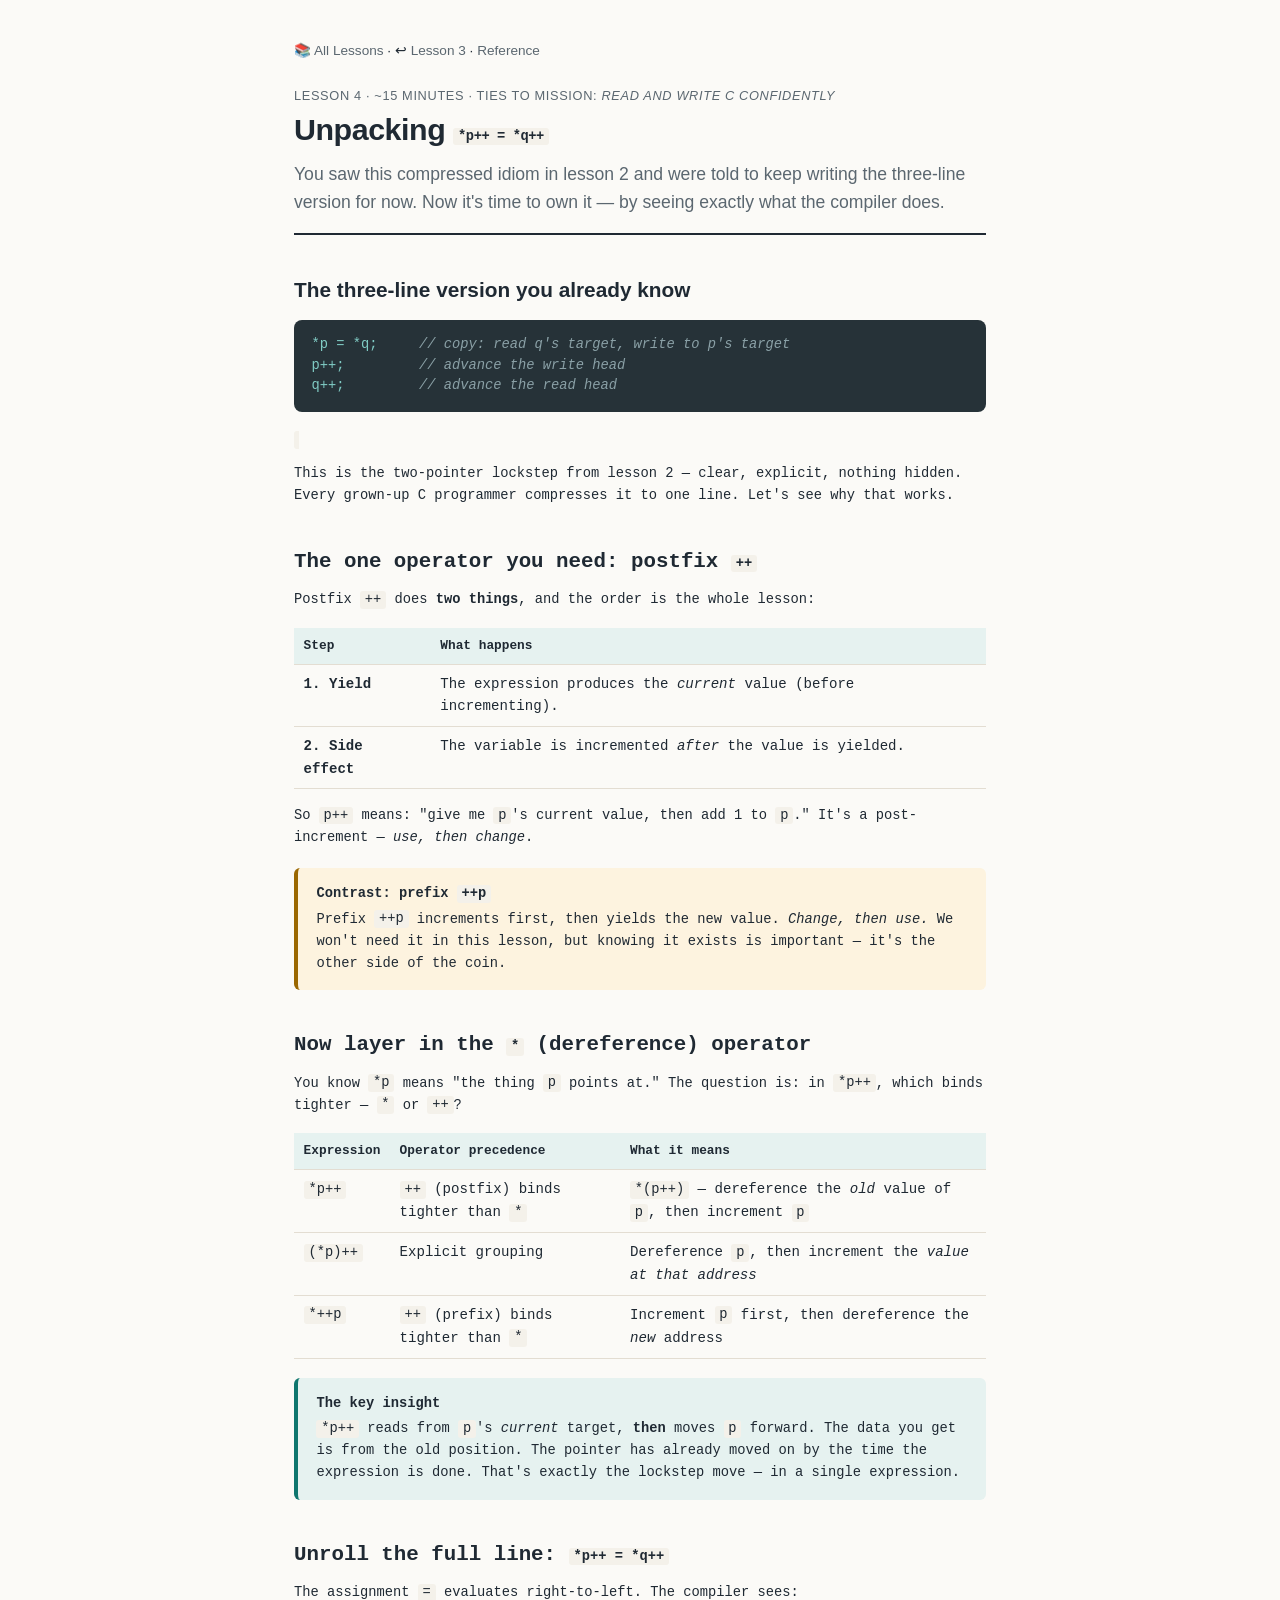
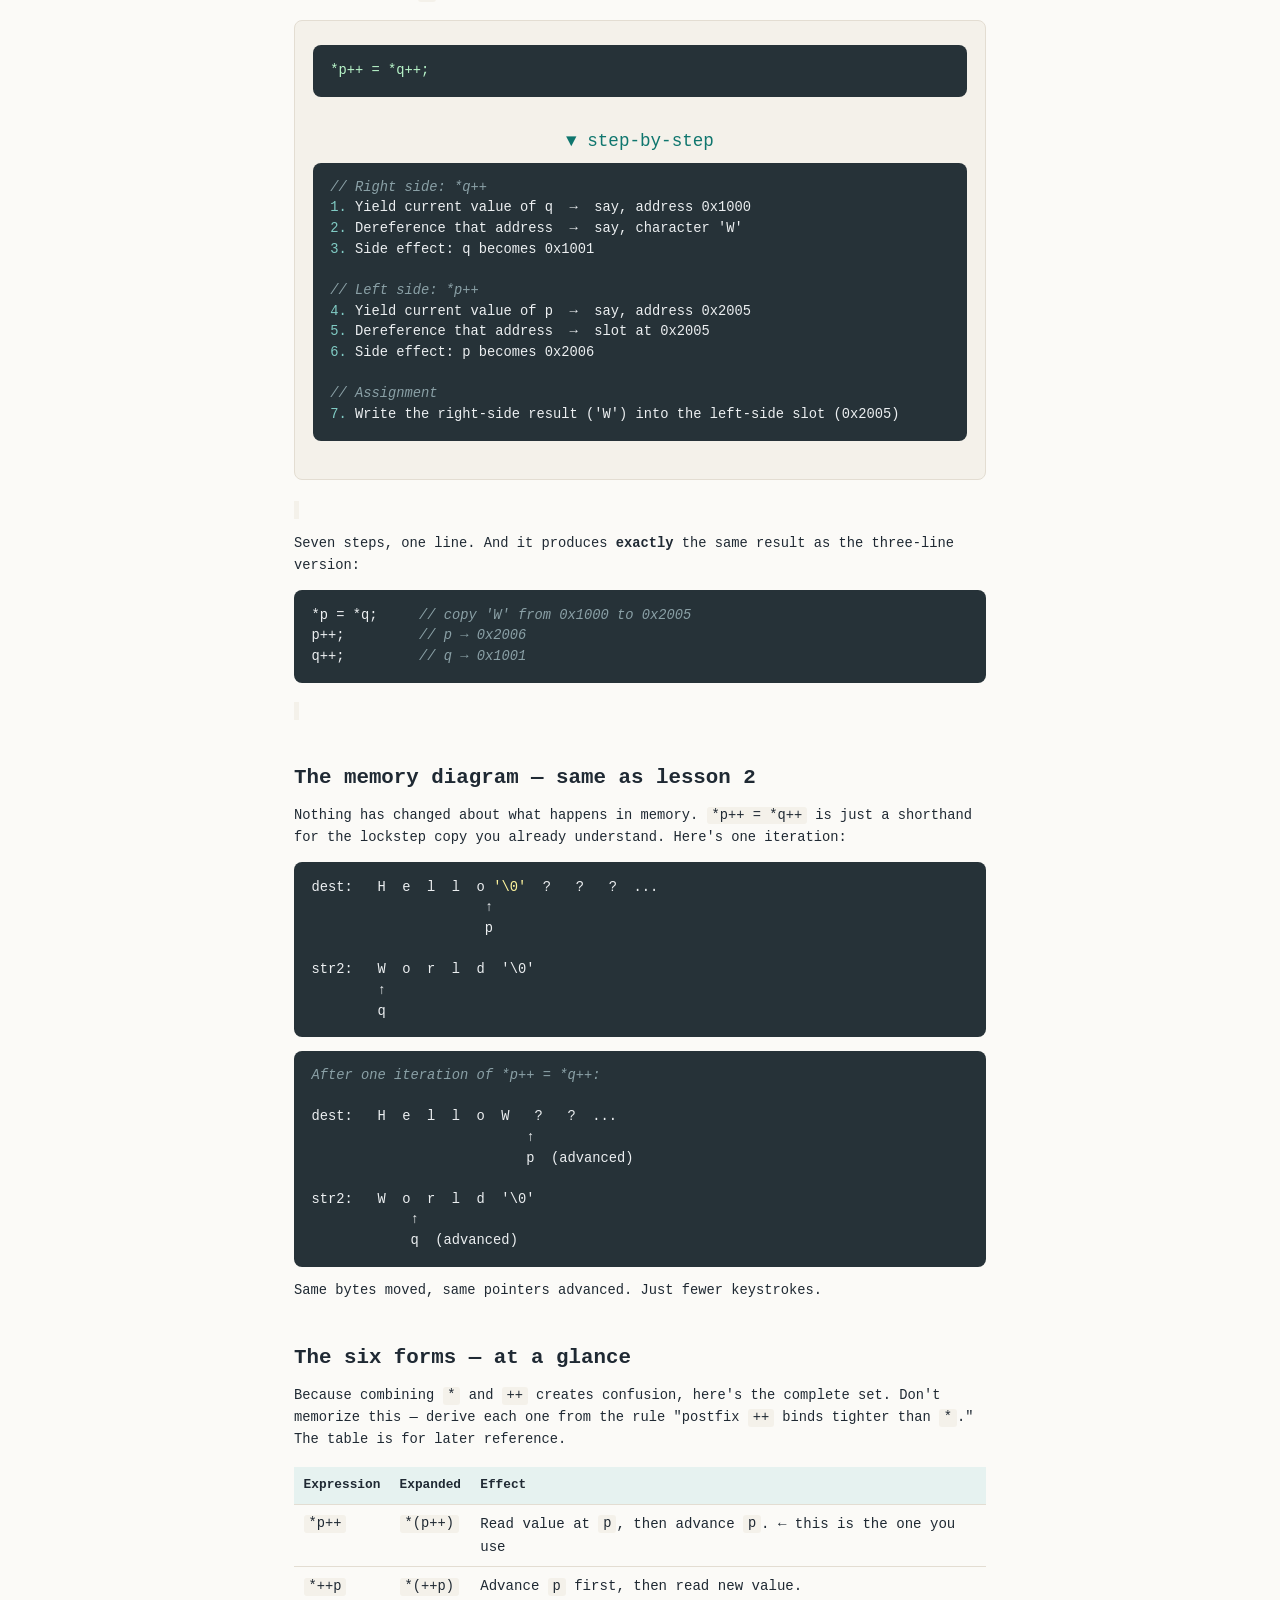
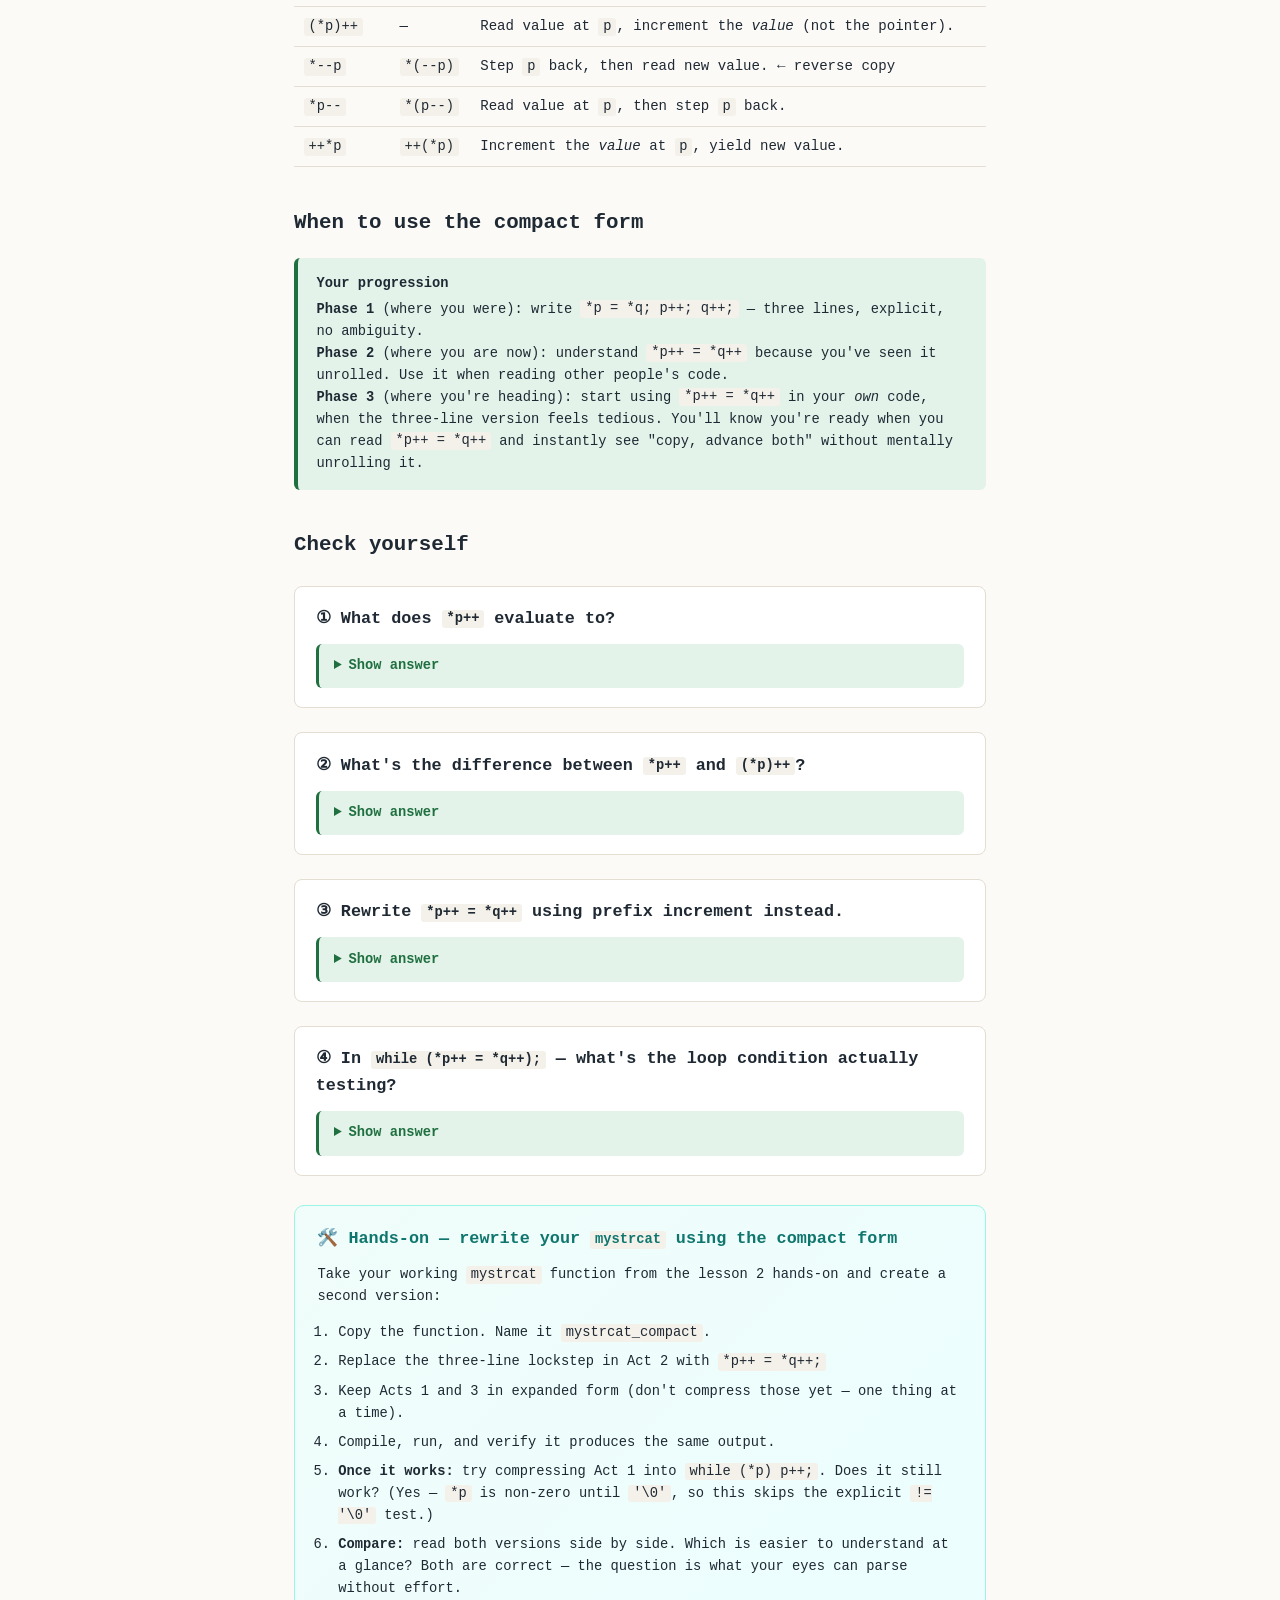
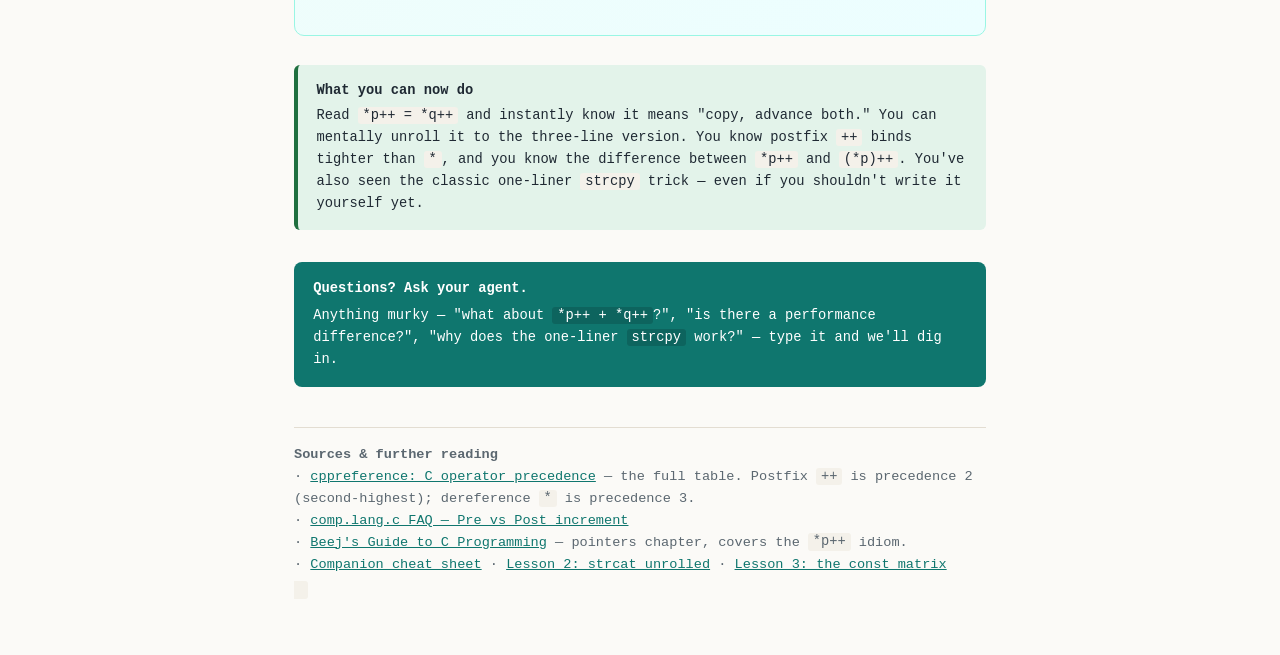
<file: lessons/0004-postfix-dereference-idiom.html>
<!DOCTYPE html>
<html lang="en">
<head>
<meta charset="utf-8">
<meta name="viewport" content="width=device-width, initial-scale=1.0">
<title>Lesson 4 — Unpacking *p++ = *q++</title>
<style>
  :root {
    --ink: #1f2933;
    --muted: #5b6770;
    --paper: #fbfaf7;
    --rule: #e3ddd2;
    --accent: #0f766e;
    --accent-soft: #e6f2f0;
    --danger: #9b1c1c;
    --danger-soft: #fbe8e8;
    --ok: #1f6f3f;
    --ok-soft: #e3f3ea;
    --code-bg: #f4f1ea;
    --warn: #9a6700;
    --warn-soft: #fdf3df;
  }
  * { box-sizing: border-box; }
  html { font-size: 16px; }
  body {
    font-family: -apple-system, BlinkMacSystemFont, "Segoe UI", "Inter", Roboto, Helvetica, Arial, sans-serif;
    color: var(--ink);
    background: var(--paper);
    line-height: 1.6;
    margin: 0 auto;
    padding: 2.5rem clamp(1rem, 5vw, 4rem);
    max-width: 820px;
  }
  .meta { font-size: 0.8rem; color: var(--muted); letter-spacing: 0.05em; text-transform: uppercase; margin-bottom: 0.3rem; }
  header { border-bottom: 2px solid var(--ink); padding-bottom: 1rem; margin-bottom: 2rem; }
  h1 { font-size: 1.9rem; margin: 0; line-height: 1.2; letter-spacing: -0.015em; }
  .lede { font-size: 1.1rem; color: var(--muted); margin: 0.8rem 0 0; }
  h2 { font-size: 1.3rem; margin: 2.4rem 0 0.6rem; }
  h3 { font-size: 1.05rem; margin: 1.6rem 0 0.4rem; color: var(--accent); }
  p { margin: 0.7rem 0; }
  code, pre {
    font-family: "JetBrains Mono", "SF Mono", "Fira Code", Consolas, Menlo, monospace;
    font-size: 0.86rem;
  }
  code { background: var(--code-bg); padding: 0.1em 0.35em; border-radius: 3px; }
  pre {
    background: #263238;
    color: #eceff1;
    padding: 0.95rem 1.1rem;
    border-radius: 8px;
    overflow-x: auto;
    line-height: 1.5;
    font-size: 0.84rem;
  }
  pre code { background: none; padding: 0; color: inherit; }
  pre .c { color: #8aa0a6; font-style: italic; }
  pre .bad { color: #ff8a80; }
  pre .good { color: #b9f6ca; }
  pre .k { color: #ffccbc; }
  pre .s { color: #fff59d; }
  pre .step { color: #80cbc4; }
  .callout {
    padding: 0.95rem 1.15rem;
    border-radius: 6px;
    margin: 1.2rem 0;
    border-left: 4px solid;
  }
  .callout .h { font-weight: 700; display: block; margin-bottom: 0.2rem; }
  .principle { background: var(--accent-soft); border-color: var(--accent); }
  .danger { background: var(--danger-soft); border-color: var(--danger); }
  .warn { background: var(--warn-soft); border-color: var(--warn); }
  .ok { background: var(--ok-soft); border-color: var(--ok); }
  .quiz {
    background: #fff;
    border: 1px solid var(--rule);
    border-radius: 8px;
    padding: 1.2rem 1.3rem;
    margin: 1.5rem 0;
  }
  .quiz h3 { color: var(--ink); margin-top: 0; }
  details {
    color: var(--ink);
    margin-top: 0.7rem;
    padding: 0.7rem 0.95rem;
    background: var(--ok-soft);
    border-radius: 6px;
    border-left: 3px solid var(--ok);
  }
  details summary { cursor: pointer; font-weight: 600; color: var(--ok); }
  details[open] summary { margin-bottom: 0.5rem; }
  .task {
    background: linear-gradient(135deg, #f0fdfa, #ecfeff);
    border: 1px solid #99f6e4;
    border-radius: 10px;
    padding: 1.3rem 1.4rem;
    margin: 1.8rem 0;
  }
  .task h3 { color: var(--accent); margin-top: 0; }
  ol.steps { padding-left: 1.3rem; }
  ol.steps li { margin: 0.45rem 0; }
  .ask {
    background: var(--accent);
    color: #fff;
    border-radius: 8px;
    padding: 1rem 1.2rem;
    margin-top: 2rem;
  }
  .ask code { background: rgba(0,0,0,0.15); color: #fff; }
  .ask strong { display: block; margin-bottom: 0.3rem; }
  .cite { font-size: 0.85rem; color: var(--muted); border-top: 1px solid var(--rule); margin-top: 2.5rem; padding-top: 1rem; }
  a { color: var(--accent); }
  .nav { font-size: 0.85rem; margin-bottom: 1.5rem; }
  .nav a { color: var(--muted); text-decoration: none; }
  .unroll {
    background: var(--code-bg);
    border: 1px solid var(--rule);
    border-radius: 8px;
    padding: 1rem 1.1rem;
    margin: 1rem 0;
  }
  .unroll .arrow { color: var(--accent); font-size: 1.1rem; display: block; text-align: center; margin: 0.5rem 0; }
  .unroll pre { margin: 0.5rem 0 0; }
  .table {
    width: 100%;
    border-collapse: collapse;
    margin: 1rem 0;
    font-size: 0.88rem;
  }
  .table th, .table td {
    text-align: left;
    padding: 0.5rem 0.6rem;
    border-bottom: 1px solid var(--rule);
    vertical-align: top;
  }
  .table th { background: var(--accent-soft); font-weight: 600; font-size: 0.8rem; }
  @media print {
    body { padding: 1rem; max-width: 100%; }
    pre { white-space: pre-wrap; word-break: break-word; }
    details > *:not(summary) { display: block !important; }
    .ask, .task, .unroll { background: none; border: 1px solid var(--ink); color: var(--ink); }
  }
</style>
</head>
<body>

<div class="nav">📚 <a href="../index.html">All Lessons</a> · ↩ <a href="../lessons/0003-const-qualifier-matrix.html">Lesson 3</a> · <a href="../reference/c-strings-and-memory.html">Reference</a></div>

<div class="meta">Lesson 4 · ~15 minutes · ties to mission: <em>read and write C confidently</em></div>
<header>
  <h1>Unpacking <code>*p++ = *q++</code></h1>
  <p class="lede">You saw this compressed idiom in lesson 2 and were told to keep writing the three-line version for now. Now it's time to own it — by seeing exactly what the compiler does.</p>
</header>

<h2>The three-line version you already know</h2>

<pre><code><span class="step">*p = *q;</span>     <span class="c">// copy: read q's target, write to p's target</span>
<span class="step">p++;</span>         <span class="c">// advance the write head</span>
<span class="step">q++;</span>         <span class="c">// advance the read head</span></pre>

<p>This is the two-pointer lockstep from lesson 2 — clear, explicit, nothing hidden. Every grown-up C programmer compresses it to one line. Let's see why that works.</p>

<h2>The one operator you need: postfix <code>++</code></h2>

<p>Postfix <code>++</code> does <strong>two things</strong>, and the order is the whole lesson:</p>

<table class="table">
  <thead><tr><th>Step</th><th>What happens</th></tr></thead>
  <tbody>
    <tr><td><strong>1. Yield</strong></td><td>The expression produces the <em>current</em> value (before incrementing).</td></tr>
    <tr><td><strong>2. Side effect</strong></td><td>The variable is incremented <em>after</em> the value is yielded.</td></tr>
  </tbody>
</table>

<p>So <code>p++</code> means: "give me <code>p</code>'s current value, then add 1 to <code>p</code>." It's a post-increment — <em>use, then change</em>.</p>

<div class="callout warn">
  <span class="h">Contrast: prefix <code>++p</code></span>
  Prefix <code>++p</code> increments first, then yields the new value. <em>Change, then use.</em> We won't need it in this lesson, but knowing it exists is important — it's the other side of the coin.
</div>

<h2>Now layer in the <code>*</code> (dereference) operator</h2>

<p>You know <code>*p</code> means "the thing <code>p</code> points at." The question is: in <code>*p++</code>, which binds tighter — <code>*</code> or <code>++</code>?</p>

<table class="table">
  <thead><tr><th>Expression</th><th>Operator precedence</th><th>What it means</th></tr></thead>
  <tbody>
    <tr><td><code>*p++</code></td><td><code>++</code> (postfix) binds tighter than <code>*</code></td><td><code>*(p++)</code> — dereference the <em>old</em> value of <code>p</code>, then increment <code>p</code></td></tr>
    <tr><td><code>(*p)++</code></td><td>Explicit grouping</td><td>Dereference <code>p</code>, then increment the <em>value at that address</em></td></tr>
    <tr><td><code>*++p</code></td><td><code>++</code> (prefix) binds tighter than <code>*</code></td><td>Increment <code>p</code> first, then dereference the <em>new</em> address</td></tr>
  </tbody>
</table>

<div class="callout principle">
  <span class="h">The key insight</span>
  <code>*p++</code> reads from <code>p</code>'s <em>current</em> target, <strong>then</strong> moves <code>p</code> forward. The data you get is from the old position. The pointer has already moved on by the time the expression is done. That's exactly the lockstep move — in a single expression.
</div>

<h2>Unroll the full line: <code>*p++ = *q++</code></h2>

<p>The assignment <code>=</code> evaluates right-to-left. The compiler sees:</p>

<div class="unroll">
<pre><code><span class="good">*p++ = *q++;</span></pre>
  <div class="arrow">▼ step-by-step</div>
<pre><code><span class="c">// Right side: *q++</span>
<span class="step">1.</span> Yield current value of q  →  say, address 0x1000
<span class="step">2.</span> Dereference that address  →  say, character 'W'
<span class="step">3.</span> Side effect: q becomes 0x1001

<span class="c">// Left side: *p++</span>
<span class="step">4.</span> Yield current value of p  →  say, address 0x2005
<span class="step">5.</span> Dereference that address  →  slot at 0x2005
<span class="step">6.</span> Side effect: p becomes 0x2006

<span class="c">// Assignment</span>
<span class="step">7.</span> Write the right-side result ('W') into the left-side slot (0x2005)</code></pre>
</div>

<p>Seven steps, one line. And it produces <strong>exactly</strong> the same result as the three-line version:</p>

<pre><code>*p = *q;     <span class="c">// copy 'W' from 0x1000 to 0x2005</span>
p++;         <span class="c">// p → 0x2006</span>
q++;         <span class="c">// q → 0x1001</span></pre>

<h2>The memory diagram — same as lesson 2</h2>

<p>Nothing has changed about what happens in memory. <code>*p++ = *q++</code> is just a shorthand for the lockstep copy you already understand. Here's one iteration:</p>

<pre><code>dest:   H  e  l  l  o <span class="s">'\0'</span>  ?   ?   ?  ...
                     ↑
                     p

str2:   W  o  r  l  d  '\0'
        ↑
        q</code></pre>

<pre><code><span class="c">After one iteration of *p++ = *q++:</span>

dest:   H  e  l  l  o  W   ?   ?  ...
                          ↑
                          p  (advanced)

str2:   W  o  r  l  d  '\0'
            ↑
            q  (advanced)</code></pre>

<p>Same bytes moved, same pointers advanced. Just fewer keystrokes.</p>

<h2>The six forms — at a glance</h2>

<p>Because combining <code>*</code> and <code>++</code> creates confusion, here's the complete set. Don't memorize this — derive each one from the rule "postfix <code>++</code> binds tighter than <code>*</code>." The table is for later reference.</p>

<table class="table">
  <thead><tr><th>Expression</th><th>Expanded</th><th>Effect</th></tr></thead>
  <tbody>
    <tr><td><code>*p++</code></td><td><code>*(p++)</code></td><td>Read value at <code>p</code>, then advance <code>p</code>. <span class="good">← this is the one you use</span></td></tr>
    <tr><td><code>*++p</code></td><td><code>*(++p)</code></td><td>Advance <code>p</code> first, then read new value.</td></tr>
    <tr><td><code>(*p)++</code></td><td>—</td><td>Read value at <code>p</code>, increment the <em>value</em> (not the pointer).</td></tr>
    <tr><td><code>*--p</code></td><td><code>*(--p)</code></td><td>Step <code>p</code> back, then read new value. <span class="good">← reverse copy</span></td></tr>
    <tr><td><code>*p--</code></td><td><code>*(p--)</code></td><td>Read value at <code>p</code>, then step <code>p</code> back.</td></tr>
    <tr><td><code>++*p</code></td><td><code>++(*p)</code></td><td>Increment the <em>value</em> at <code>p</code>, yield new value.</td></tr>
  </tbody>
</table>

<h2>When to use the compact form</h2>

<div class="callout ok">
  <span class="h">Your progression</span>
  <strong>Phase 1</strong> (where you were): write <code>*p = *q; p++; q++;</code> — three lines, explicit, no ambiguity.<br>
  <strong>Phase 2</strong> (where you are now): understand <code>*p++ = *q++</code> because you've seen it unrolled. Use it when reading other people's code.<br>
  <strong>Phase 3</strong> (where you're heading): start using <code>*p++ = *q++</code> in your <em>own</em> code, when the three-line version feels tedious. You'll know you're ready when you can read <code>*p++ = *q++</code> and instantly see "copy, advance both" without mentally unrolling it.
</div>

<h2>Check yourself</h2>

<div class="quiz">
  <h3>① What does <code>*p++</code> evaluate to?</h3>
  <details><summary>Show answer</summary>
  The value at <code>p</code>'s <em>current</em> address (before the increment). It dereferences the old value, then moves <code>p</code> forward as a side effect. So <code>*p++</code> yields a <code>char</code> (or whatever <code>p</code> points at), not a pointer.
  </details>
</div>

<div class="quiz">
  <h3>② What's the difference between <code>*p++</code> and <code>(*p)++</code>?</h3>
  <details><summary>Show answer</summary>
  <code>*p++</code> (i.e. <code>*(p++)</code>) advances the <em>pointer</em>. <code>(*p)++</code> advances the <em>value</em> the pointer targets. <br><br>
  Example: if <code>p</code> points at an <code>int</code> holding <code>42</code>: <code>*p++</code> yields <code>42</code> and moves <code>p</code> to the next <code>int</code>. <code>(*p)++</code> yields <code>42</code> and changes the value at the current address to <code>43</code>, without moving <code>p</code>.
  </details>
</div>

<div class="quiz">
  <h3>③ Rewrite <code>*p++ = *q++</code> using prefix increment instead.</h3>
  <details><summary>Show answer</summary>
  You'd need: <code>*p = *q; ++p; ++q;</code> — you can't directly replace <code>*p++</code> with <code>*++p</code> because the semantics would change (prefix increments first, so you'd skip the first element). The compact <code>*p++ = *q++</code> works precisely because <em>both</em> are postfix — they yield the old position, then advance.
  </details>
</div>

<div class="quiz">
  <h3>④ In <code>while (*p++ = *q++);</code> — what's the loop condition actually testing?</h3>
  <details><summary>Show answer</summary>
  The value assigned — the character copied from <code>*q</code>. The loop continues while that character is non-zero (i.e. not <code>'\0'</code>). It stops when <code>*q</code> yields <code>'\0'</code> (which is <code>0</code>), which also copies that <code>'\0'</code> into <code>*p</code> before terminating. This is actually the classic one-liner <code>strcpy</code> implementation — it copies the terminator <em>and</em> stops, all in the condition. Elegant, but don't write this in production — it's a readability trap.
  </details>
</div>

<div class="task">
  <h3>🛠️ Hands-on — rewrite your <code>mystrcat</code> using the compact form</h3>
  <p>Take your working <code>mystrcat</code> function from the lesson 2 hands-on and create a second version:</p>
  <ol class="steps">
    <li>Copy the function. Name it <code>mystrcat_compact</code>.</li>
    <li>Replace the three-line lockstep in Act 2 with <code>*p++ = *q++;</code></li>
    <li>Keep Acts 1 and 3 in expanded form (don't compress those yet — one thing at a time).</li>
    <li>Compile, run, and verify it produces the same output.</li>
    <li><strong>Once it works:</strong> try compressing Act 1 into <code>while (*p) p++;</code>. Does it still work? (Yes — <code>*p</code> is non-zero until <code>'\0'</code>, so this skips the explicit <code>!= '\0'</code> test.)</li>
    <li><strong>Compare:</strong> read both versions side by side. Which is easier to understand at a glance? Both are correct — the question is what your eyes can parse without effort.</li>
  </ol>
</div>

<div class="callout ok">
  <span class="h">What you can now do</span>
  Read <code>*p++ = *q++</code> and instantly know it means "copy, advance both." You can mentally unroll it to the three-line version. You know postfix <code>++</code> binds tighter than <code>*</code>, and you know the difference between <code>*p++</code> and <code>(*p)++</code>. You've also seen the classic one-liner <code>strcpy</code> trick — even if you shouldn't write it yourself yet.
</div>

<div class="ask">
  <strong>Questions? Ask your agent.</strong>
  Anything murky — "what about <code>*p++ + *q++</code>?", "is there a performance difference?", "why does the one-liner <code>strcpy</code> work?" — type it and we'll dig in.
</div>

<div class="cite">
  <strong>Sources &amp; further reading</strong><br>
  · <a href="https://en.cppreference.com/w/c/language/operator_precedence">cppreference: C operator precedence</a> — the full table. Postfix <code>++</code> is precedence 2 (second-highest); dereference <code>*</code> is precedence 3.<br>
  · <a href="https://c-faq.com/expr/prevpost.html">comp.lang.c FAQ — Pre vs Post increment</a><br>
  · <a href="https://beej.us/guide/bgc/">Beej's Guide to C Programming</a> — pointers chapter, covers the <code>*p++</code> idiom.<br>
  · <a href="../reference/c-strings-and-memory.html">Companion cheat sheet</a> · <a href="../lessons/0002-strcat-unrolled.html">Lesson 2: strcat unrolled</a> · <a href="../lessons/0003-const-qualifier-matrix.html">Lesson 3: the const matrix</a>
</div>

</body>
</html>
</file>
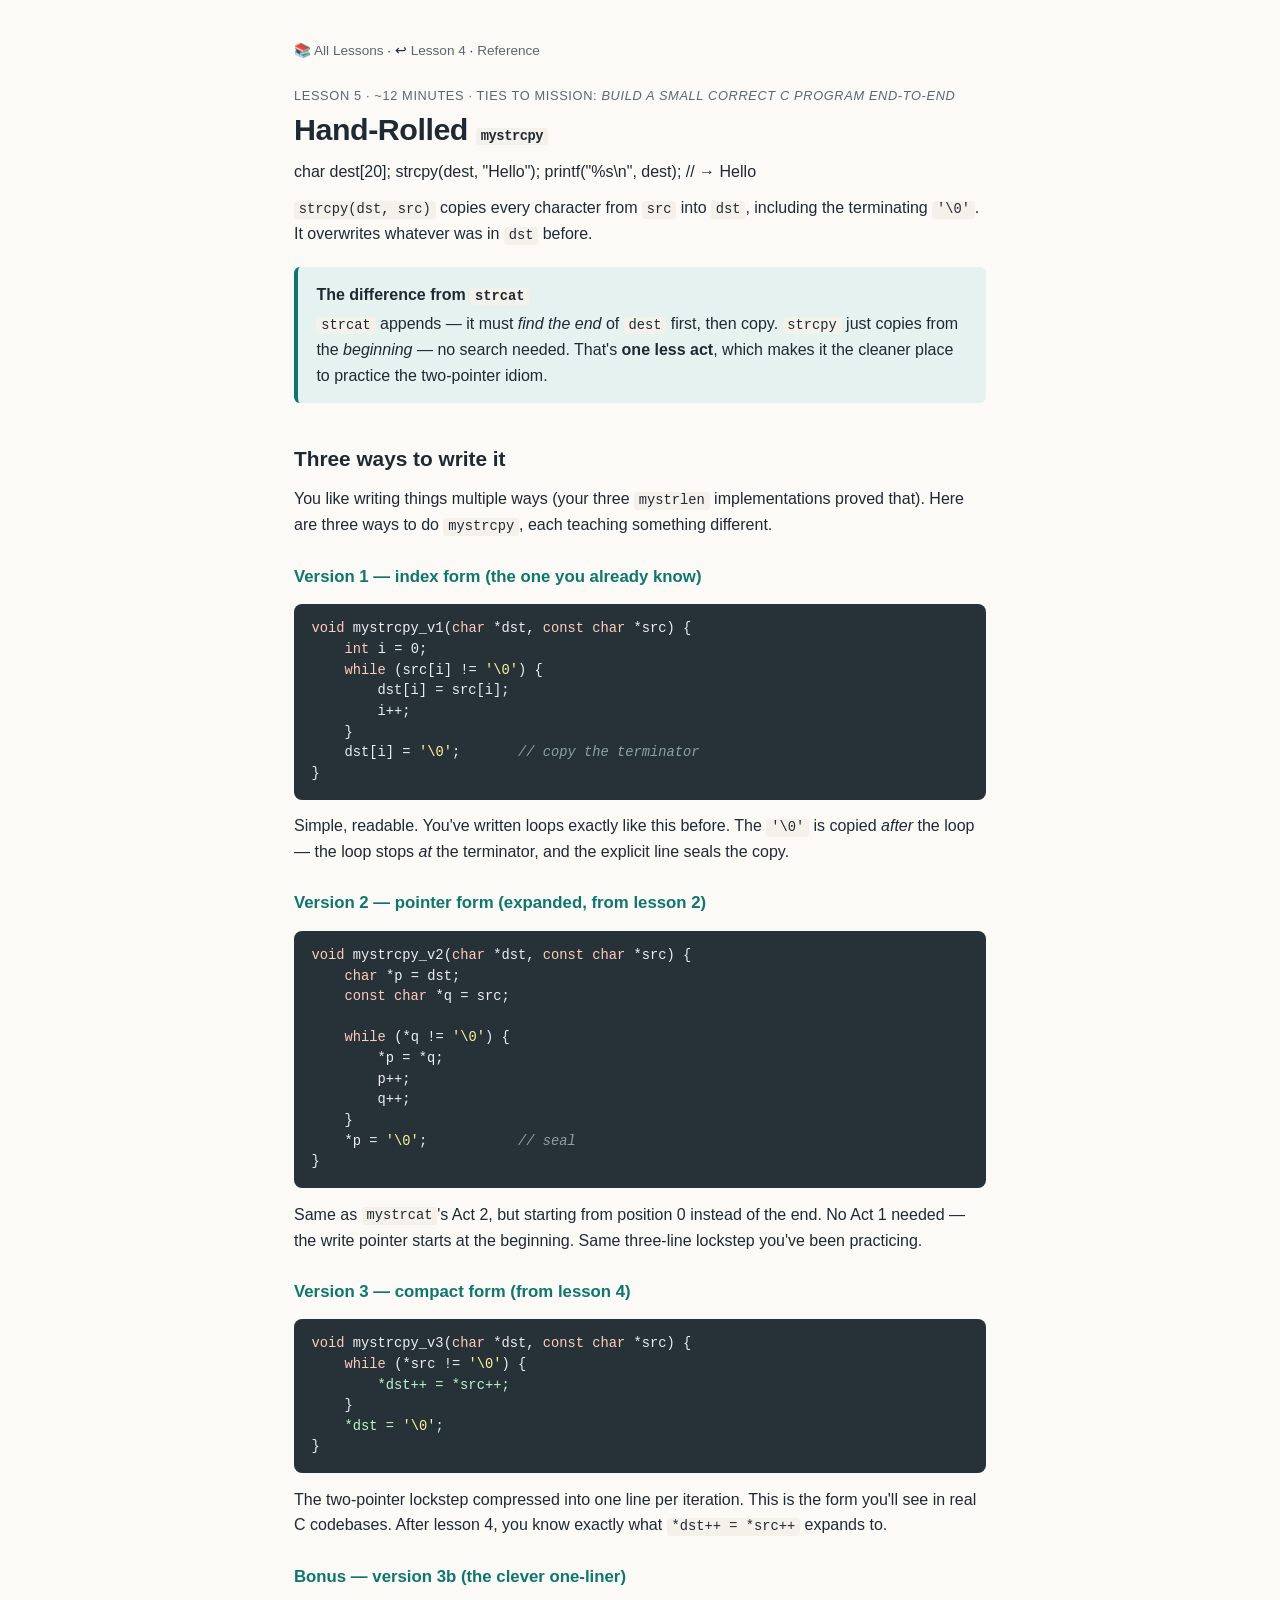
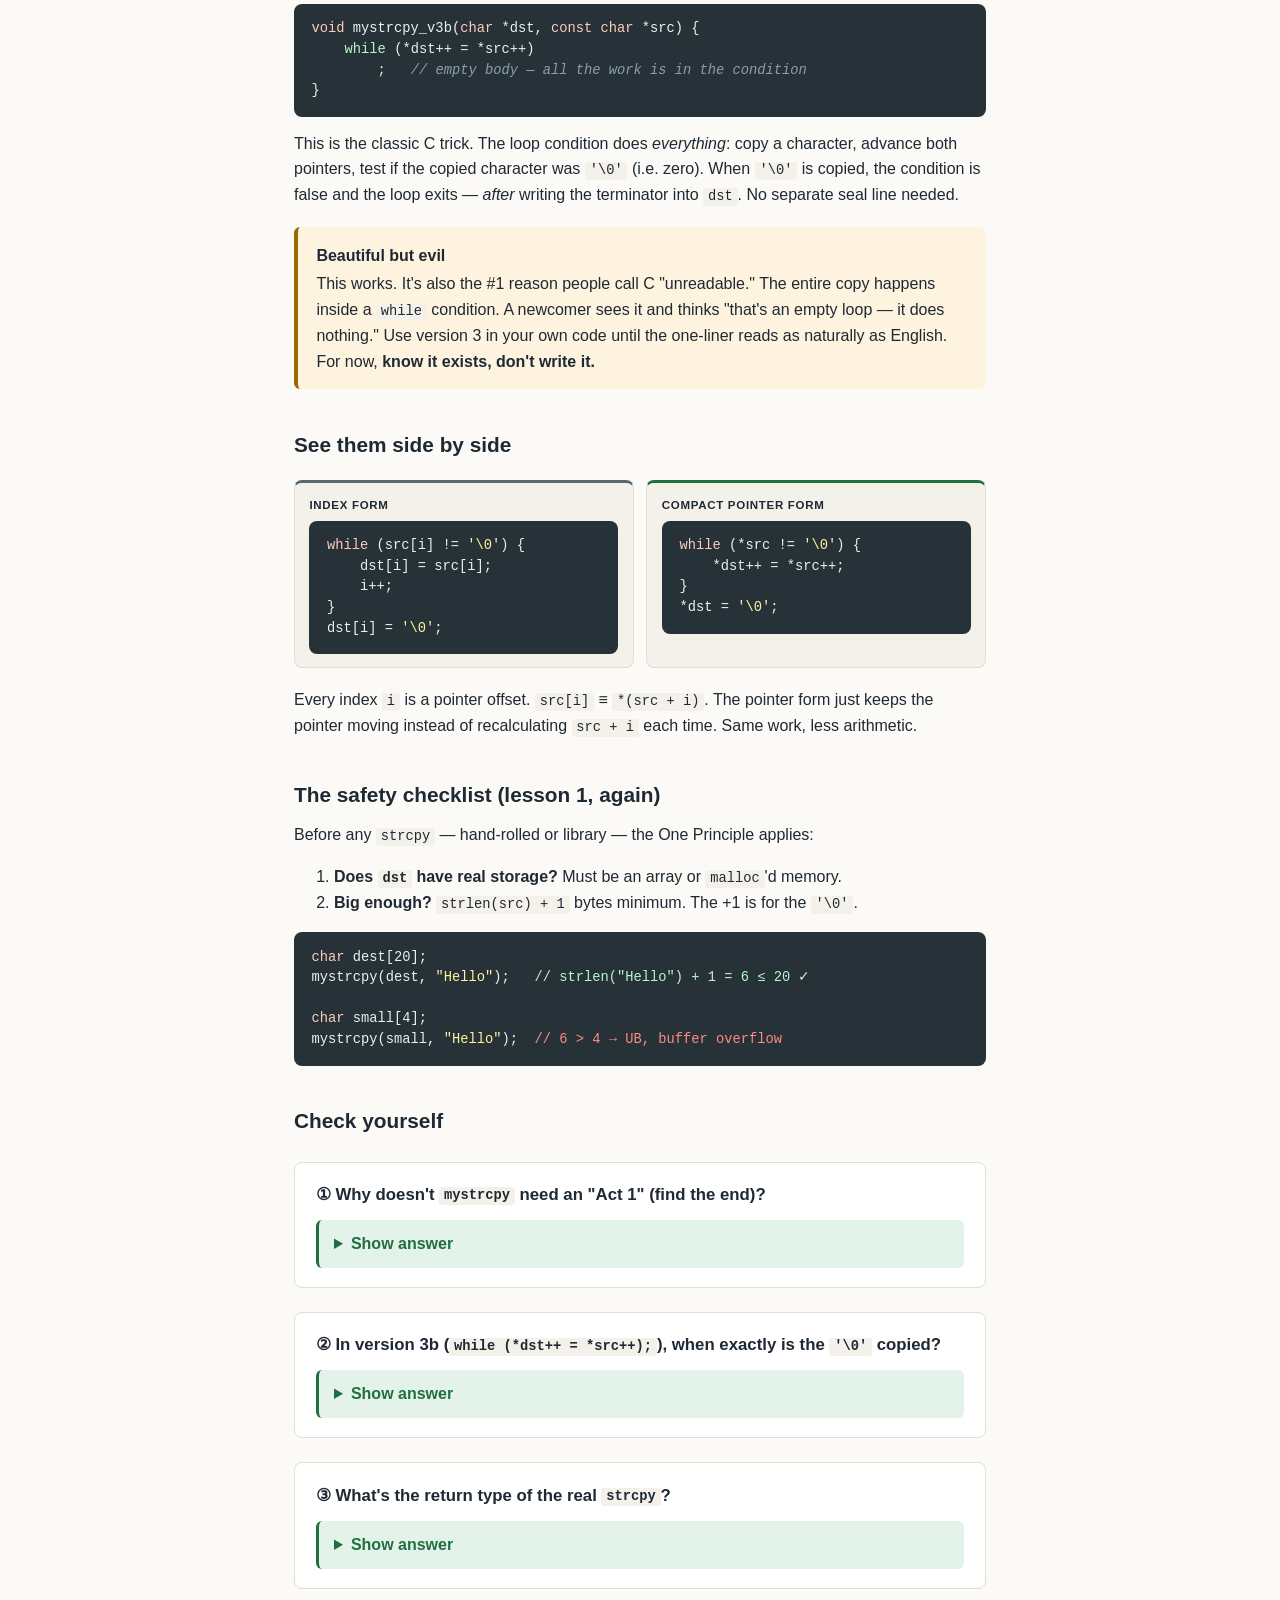
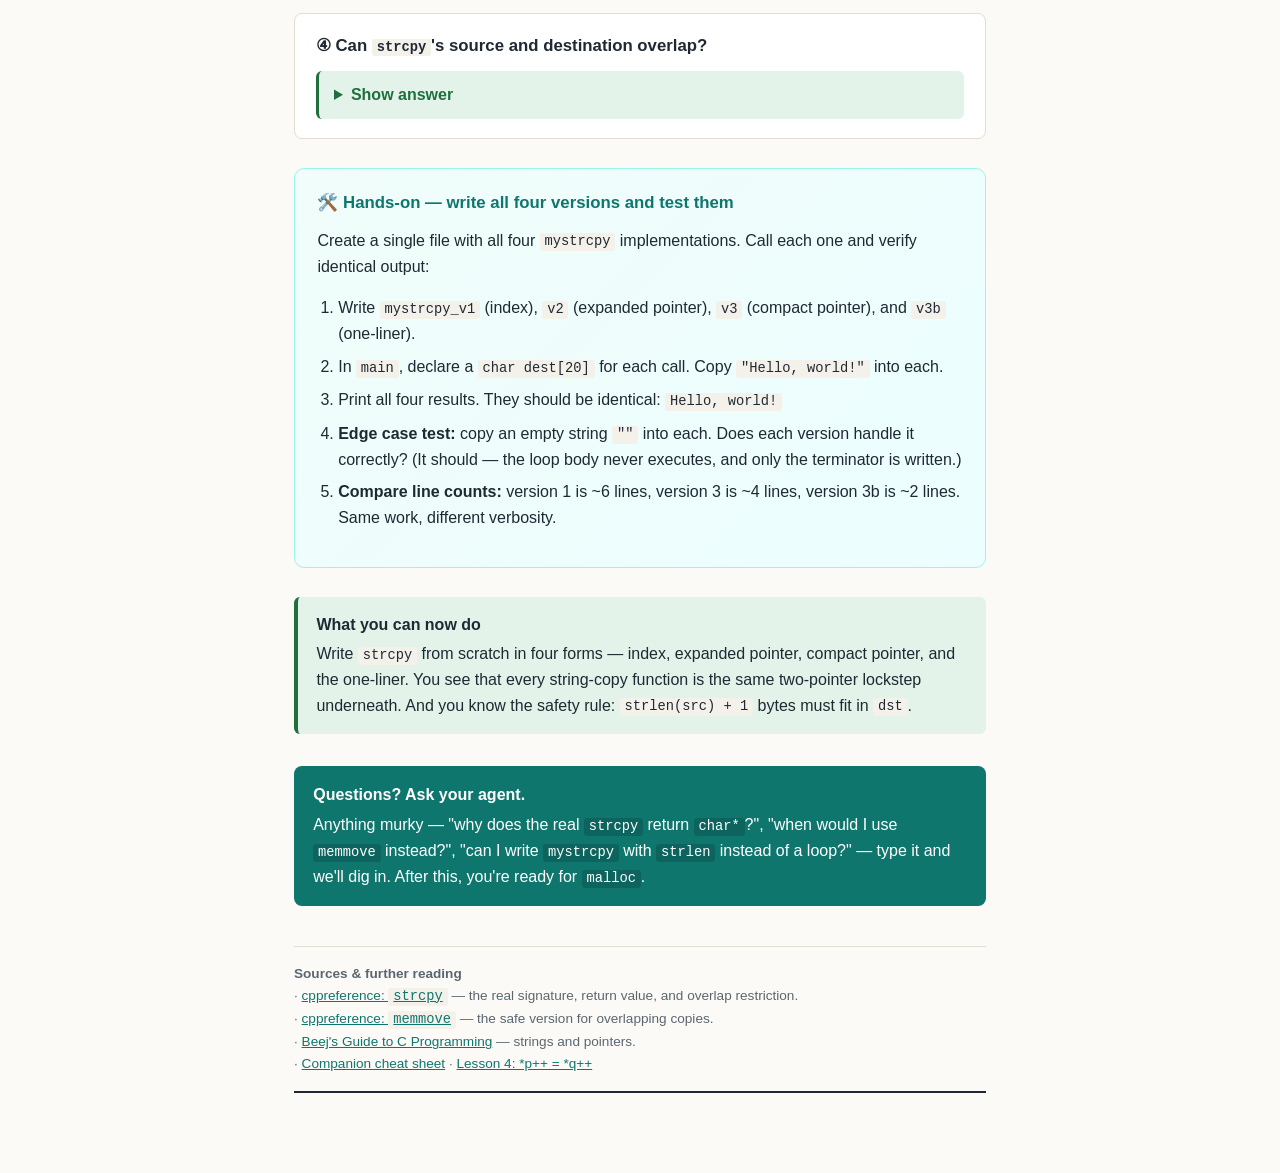
<file: lessons/0005-hand-rolled-mystrcpy.html>
<!DOCTYPE html>
<html lang="en">
<head>
<meta charset="utf-8">
<meta name="viewport" content="width=device-width, initial-scale=1.0">
<title>Lesson 5 — Hand-Rolled mystrcpy</title>
<style>
  :root {
    --ink: #1f2933;
    --muted: #5b6770;
    --paper: #fbfaf7;
    --rule: #e3ddd2;
    --accent: #0f766e;
    --accent-soft: #e6f2f0;
    --danger: #9b1c1c;
    --danger-soft: #fbe8e8;
    --ok: #1f6f3f;
    --ok-soft: #e3f3ea;
    --code-bg: #f4f1ea;
    --warn: #9a6700;
    --warn-soft: #fdf3df;
  }
  * { box-sizing: border-box; }
  html { font-size: 16px; }
  body {
    font-family: -apple-system, BlinkMacSystemFont, "Segoe UI", "Inter", Roboto, Helvetica, Arial, sans-serif;
    color: var(--ink);
    background: var(--paper);
    line-height: 1.6;
    margin: 0 auto;
    padding: 2.5rem clamp(1rem, 5vw, 4rem);
    max-width: 820px;
  }
  .meta { font-size: 0.8rem; color: var(--muted); letter-spacing: 0.05em; text-transform: uppercase; margin-bottom: 0.3rem; }
  header { border-bottom: 2px solid var(--ink); padding-bottom: 1rem; margin-bottom: 2rem; }
  h1 { font-size: 1.9rem; margin: 0; line-height: 1.2; letter-spacing: -0.015em; }
  .lede { font-size: 1.1rem; color: var(--muted); margin: 0.8rem 0 0; }
  h2 { font-size: 1.3rem; margin: 2.4rem 0 0.6rem; }
  h3 { font-size: 1.05rem; margin: 1.6rem 0 0.4rem; color: var(--accent); }
  p { margin: 0.7rem 0; }
  code, pre {
    font-family: "JetBrains Mono", "SF Mono", "Fira Code", Consolas, Menlo, monospace;
    font-size: 0.86rem;
  }
  code { background: var(--code-bg); padding: 0.1em 0.35em; border-radius: 3px; }
  pre {
    background: #263238;
    color: #eceff1;
    padding: 0.95rem 1.1rem;
    border-radius: 8px;
    overflow-x: auto;
    line-height: 1.5;
    font-size: 0.84rem;
  }
  pre code { background: none; padding: 0; color: inherit; }
  pre .c { color: #8aa0a6; font-style: italic; }
  pre .bad { color: #ff8a80; }
  pre .good { color: #b9f6ca; }
  pre .k { color: #ffccbc; }
  pre .s { color: #fff59d; }
  .callout {
    padding: 0.95rem 1.15rem;
    border-radius: 6px;
    margin: 1.2rem 0;
    border-left: 4px solid;
  }
  .callout .h { font-weight: 700; display: block; margin-bottom: 0.2rem; }
  .principle { background: var(--accent-soft); border-color: var(--accent); }
  .danger { background: var(--danger-soft); border-color: var(--danger); }
  .warn { background: var(--warn-soft); border-color: var(--warn); }
  .ok { background: var(--ok-soft); border-color: var(--ok); }
  .quiz {
    background: #fff;
    border: 1px solid var(--rule);
    border-radius: 8px;
    padding: 1.2rem 1.3rem;
    margin: 1.5rem 0;
  }
  .quiz h3 { color: var(--ink); margin-top: 0; }
  details {
    color: var(--ink);
    margin-top: 0.7rem;
    padding: 0.7rem 0.95rem;
    background: var(--ok-soft);
    border-radius: 6px;
    border-left: 3px solid var(--ok);
  }
  details summary { cursor: pointer; font-weight: 600; color: var(--ok); }
  details[open] summary { margin-bottom: 0.5rem; }
  .task {
    background: linear-gradient(135deg, #f0fdfa, #ecfeff);
    border: 1px solid #99f6e4;
    border-radius: 10px;
    padding: 1.3rem 1.4rem;
    margin: 1.8rem 0;
  }
  .task h3 { color: var(--accent); margin-top: 0; }
  ol.steps { padding-left: 1.3rem; }
  ol.steps li { margin: 0.45rem 0; }
  .ask {
    background: var(--accent);
    color: #fff;
    border-radius: 8px;
    padding: 1rem 1.2rem;
    margin-top: 2rem;
  }
  .ask code { background: rgba(0,0,0,0.15); color: #fff; }
  .ask strong { display: block; margin-bottom: 0.3rem; }
  .cite { font-size: 0.85rem; color: var(--muted); border-top: 1px solid var(--rule); margin-top: 2.5rem; padding-top: 1rem; }
  a { color: var(--accent); }
  .nav { font-size: 0.85rem; margin-bottom: 1.5rem; }
  .nav a { color: var(--muted); text-decoration: none; }
  .compare {
    display: grid;
    grid-template-columns: 1fr 1fr;
    gap: 0.8rem;
    margin: 1.2rem 0;
  }
  .compare > div {
    background: var(--code-bg);
    border: 1px solid var(--rule);
    border-radius: 8px;
    padding: 0.8rem 0.9rem;
  }
  .compare > div:first-child {
    border-top: 3px solid var(--muted);
  }
  .compare > div:last-child {
    border-top: 3px solid var(--ok);
  }
  .compare .label {
    font-size: 0.72rem;
    font-weight: 700;
    letter-spacing: 0.06em;
    text-transform: uppercase;
    margin-bottom: 0.4rem;
  }
  .compare pre { margin: 0; }
  @media (max-width: 560px) { .compare { grid-template-columns: 1fr; } }
  @media print {
    body { padding: 1rem; max-width: 100%; }
    pre { white-space: pre-wrap; word-break: break-word; }
    details > *:not(summary) { display: block !important; }
    .ask, .task { background: none; border: 1px solid var(--ink); color: var(--ink); }
  }
</style>
</head>
<body>

<div class="nav">📚 <a href="../index.html">All Lessons</a> · ↩ <a href="../lessons/0004-postfix-dereference-idiom.html">Lesson 4</a> · <a href="../reference/c-strings-and-memory.html">Reference</a></div>

<div class="meta">Lesson 5 · ~12 minutes · ties to mission: <em>build a small correct C program end-to-end</em></div>
<header>
  <h1>Hand-Rolled <code>mystrcpy</code></h1>
  <p class="lede>You've built <code>mystrcat</code>. Now build <code>mystrcpy</code> — simpler, and the exercise that proves the two-pointer idiom is truly yours.</p>
</header>

<h2>What <code>strcpy</code> does</h2>

<pre><code><span class="k">char</span> dest[20];
<span class="good">strcpy(dest, <span class="s">"Hello"</span>);</span>
printf(<span class="s">"%s\n"</span>, dest);   <span class="c">// → Hello</code></pre>

<p><code>strcpy(dst, src)</code> copies every character from <code>src</code> into <code>dst</code>, including the terminating <code>'\0'</code>. It overwrites whatever was in <code>dst</code> before.</p>

<div class="callout principle">
  <span class="h">The difference from <code>strcat</code></span>
  <code>strcat</code> appends — it must <em>find the end</em> of <code>dest</code> first, then copy. <code>strcpy</code> just copies from the <em>beginning</em> — no search needed. That's <strong>one less act</strong>, which makes it the cleaner place to practice the two-pointer idiom.
</div>

<h2>Three ways to write it</h2>

<p>You like writing things multiple ways (your three <code>mystrlen</code> implementations proved that). Here are three ways to do <code>mystrcpy</code>, each teaching something different.</p>

<h3>Version 1 — index form (the one you already know)</h3>

<pre><code><span class="k">void</span> mystrcpy_v1(<span class="k">char</span> *dst, <span class="k">const char</span> *src) {
    <span class="k">int</span> i = 0;
    <span class="k">while</span> (src[i] != <span class="s">'\0'</span>) {
        dst[i] = src[i];
        i++;
    }
    dst[i] = <span class="s">'\0'</span>;       <span class="c">// copy the terminator</span>
}</code></pre>

<p>Simple, readable. You've written loops exactly like this before. The <code>'\0'</code> is copied <em>after</em> the loop — the loop stops <em>at</em> the terminator, and the explicit line seals the copy.</p>

<h3>Version 2 — pointer form (expanded, from lesson 2)</h3>

<pre><code><span class="k">void</span> mystrcpy_v2(<span class="k">char</span> *dst, <span class="k">const char</span> *src) {
    <span class="k">char</span> *p = dst;
    <span class="k">const char</span> *q = src;

    <span class="k">while</span> (*q != <span class="s">'\0'</span>) {
        *p = *q;
        p++;
        q++;
    }
    *p = <span class="s">'\0'</span>;           <span class="c">// seal</span>
}</code></pre>

<p>Same as <code>mystrcat</code>'s Act 2, but starting from position 0 instead of the end. No Act 1 needed — the write pointer starts at the beginning. Same three-line lockstep you've been practicing.</p>

<h3>Version 3 — compact form (from lesson 4)</h3>

<pre><code><span class="k">void</span> mystrcpy_v3(<span class="k">char</span> *dst, <span class="k">const char</span> *src) {
    <span class="k">while</span> (*src != <span class="s">'\0'</span>) {
        <span class="good">*dst++ = *src++;</span>
    }
    <span class="good">*dst = <span class="s">'\0'</span>;</span>
}</code></pre>

<p>The two-pointer lockstep compressed into one line per iteration. This is the form you'll see in real C codebases. After lesson 4, you know exactly what <code>*dst++ = *src++</code> expands to.</p>

<h3>Bonus — version 3b (the clever one-liner)</h3>

<pre><code><span class="k">void</span> mystrcpy_v3b(<span class="k">char</span> *dst, <span class="k">const char</span> *src) {
    <span class="good">while</span> (*dst++ = *src++)
        <span class="good">;</span>   <span class="c">// empty body — all the work is in the condition</span>
}</code></pre>

<p>This is the classic C trick. The loop condition does <em>everything</em>: copy a character, advance both pointers, test if the copied character was <code>'\0'</code> (i.e. zero). When <code>'\0'</code> is copied, the condition is false and the loop exits — <em>after</em> writing the terminator into <code>dst</code>. No separate seal line needed.</p>

<div class="callout warn">
  <span class="h">Beautiful but evil</span>
  This works. It's also the #1 reason people call C "unreadable." The entire copy happens inside a <code>while</code> condition. A newcomer sees it and thinks "that's an empty loop — it does nothing." Use version 3 in your own code until the one-liner reads as naturally as English. For now, <strong>know it exists, don't write it.</strong>
</div>

<h2>See them side by side</h2>

<div class="compare">
  <div>
    <div class="label">index form</div>
<pre><code><span class="k">while</span> (src[i] != <span class="s">'\0'</span>) {
    dst[i] = src[i];
    i++;
}
dst[i] = <span class="s">'\0'</span>;</code></pre>
  </div>
  <div>
    <div class="label">compact pointer form</div>
<pre><code><span class="k">while</span> (*src != <span class="s">'\0'</span>) {
    *dst++ = *src++;
}
*dst = <span class="s">'\0'</span>;</code></pre>
  </div>
</div>

<p>Every index <code>i</code> is a pointer offset. <code>src[i]</code> ≡ <code>*(src + i)</code>. The pointer form just keeps the pointer moving instead of recalculating <code>src + i</code> each time. Same work, less arithmetic.</p>

<h2>The safety checklist (lesson 1, again)</h2>

<p>Before any <code>strcpy</code> — hand-rolled or library — the One Principle applies:</p>

<ol>
  <li><strong>Does <code>dst</code> have real storage?</strong> Must be an array or <code>malloc</code>'d memory.</li>
  <li><strong>Big enough?</strong> <code>strlen(src) + 1</code> bytes minimum. The +1 is for the <code>'\0'</code>.</li>
</ol>

<pre><code><span class="k">char</span> dest[20];
mystrcpy(dest, <span class="s">"Hello"</span>);   <span class="good">// strlen("Hello") + 1 = 6 ≤ 20 ✓</span>

<span class="k">char</span> small[4];
mystrcpy(small, <span class="s">"Hello"</span>);  <span class="bad">// 6 > 4 → UB, buffer overflow</span></code></pre>

<h2>Check yourself</h2>

<div class="quiz">
  <h3>① Why doesn't <code>mystrcpy</code> need an "Act 1" (find the end)?</h3>
  <details><summary>Show answer</summary>
  Because <code>strcpy</code> copies <em>from the beginning</em> of <code>dst</code>, overwriting everything. <code>strcat</code> needs to find the end because it's <em>appending</em> — it must know where the existing data stops. <code>strcpy</code> starts at position 0 unconditionally. That's the only structural difference.
  </details>
</div>

<div class="quiz">
  <h3>② In version 3b (<code>while (*dst++ = *src++);</code>), when exactly is the <code>'\0'</code> copied?</h3>
  <details><summary>Show answer</summary>
  On the last iteration — when <code>src</code> points at <code>'\0'</code>. The expression <code>*dst++ = *src++</code> copies that <code>'\0'</code> into <code>dst</code>, advances both pointers, and yields <code>'\0'</code> (which is <code>0</code> = false). The <code>while</code> condition is false → loop exits. The terminator has <em>already been written</em> before the test. That's why no separate <code>*dst = '\0';</code> is needed.
  </details>
</div>

<div class="quiz">
  <h3>③ What's the return type of the real <code>strcpy</code>?</h3>
  <details><summary>Show answer</summary>
  It returns <code>char *</code> — a pointer to the <em>destination</em>. This lets you chain calls: <code>strcpy(buf, strcpy(buf2, "hello"));</code> (copy "hello" into <code>buf2</code>, then copy <code>buf2</code> into <code>buf</code>). Most people don't chain it, but the return value is part of the interface. Check <a href="https://en.cppreference.com/w/c/string/byte/strcpy">cppreference</a>.
  </details>
</div>

<div class="quiz">
  <h3>④ Can <code>strcpy</code>'s source and destination overlap?</h3>
  <details><summary>Show answer</summary>
  <strong>No — undefined behavior.</strong> Example: <code>strcpy(buf, buf + 2);</code> — the source starts inside the destination. As <code>strcpy</code> writes, it may overwrite source characters it hasn't read yet. The safe version for overlapping regions is <a href="https://en.cppreference.com/w/c/string/byte/memmove"><code>memmove</code></a>, which handles overlaps correctly.
  </details>
</div>

<div class="task">
  <h3>🛠️ Hands-on — write all four versions and test them</h3>
  <p>Create a single file with all four <code>mystrcpy</code> implementations. Call each one and verify identical output:</p>
  <ol class="steps">
    <li>Write <code>mystrcpy_v1</code> (index), <code>v2</code> (expanded pointer), <code>v3</code> (compact pointer), and <code>v3b</code> (one-liner).</li>
    <li>In <code>main</code>, declare a <code>char dest[20]</code> for each call. Copy <code>"Hello, world!"</code> into each.</li>
    <li>Print all four results. They should be identical: <code>Hello, world!</code></li>
    <li><strong>Edge case test:</strong> copy an empty string <code>""</code> into each. Does each version handle it correctly? (It should — the loop body never executes, and only the terminator is written.)</li>
    <li><strong>Compare line counts:</strong> version 1 is ~6 lines, version 3 is ~4 lines, version 3b is ~2 lines. Same work, different verbosity.</li>
  </ol>
</div>

<div class="callout ok">
  <span class="h">What you can now do</span>
  Write <code>strcpy</code> from scratch in four forms — index, expanded pointer, compact pointer, and the one-liner. You see that every string-copy function is the same two-pointer lockstep underneath. And you know the safety rule: <code>strlen(src) + 1</code> bytes must fit in <code>dst</code>.
</div>

<div class="ask">
  <strong>Questions? Ask your agent.</strong>
  Anything murky — "why does the real <code>strcpy</code> return <code>char*</code>?", "when would I use <code>memmove</code> instead?", "can I write <code>mystrcpy</code> with <code>strlen</code> instead of a loop?" — type it and we'll dig in. After this, you're ready for <code>malloc</code>.
</div>

<div class="cite">
  <strong>Sources &amp; further reading</strong><br>
  · <a href="https://en.cppreference.com/w/c/string/byte/strcpy">cppreference: <code>strcpy</code></a> — the real signature, return value, and overlap restriction.<br>
  · <a href="https://en.cppreference.com/w/c/string/byte/memmove">cppreference: <code>memmove</code></a> — the safe version for overlapping copies.<br>
  · <a href="https://beej.us/guide/bgc/">Beej's Guide to C Programming</a> — strings and pointers.<br>
  · <a href="../reference/c-strings-and-memory.html">Companion cheat sheet</a> · <a href="../lessons/0004-postfix-dereference-idiom.html">Lesson 4: *p++ = *q++</a>
</div>

</body>
</html>
</file>
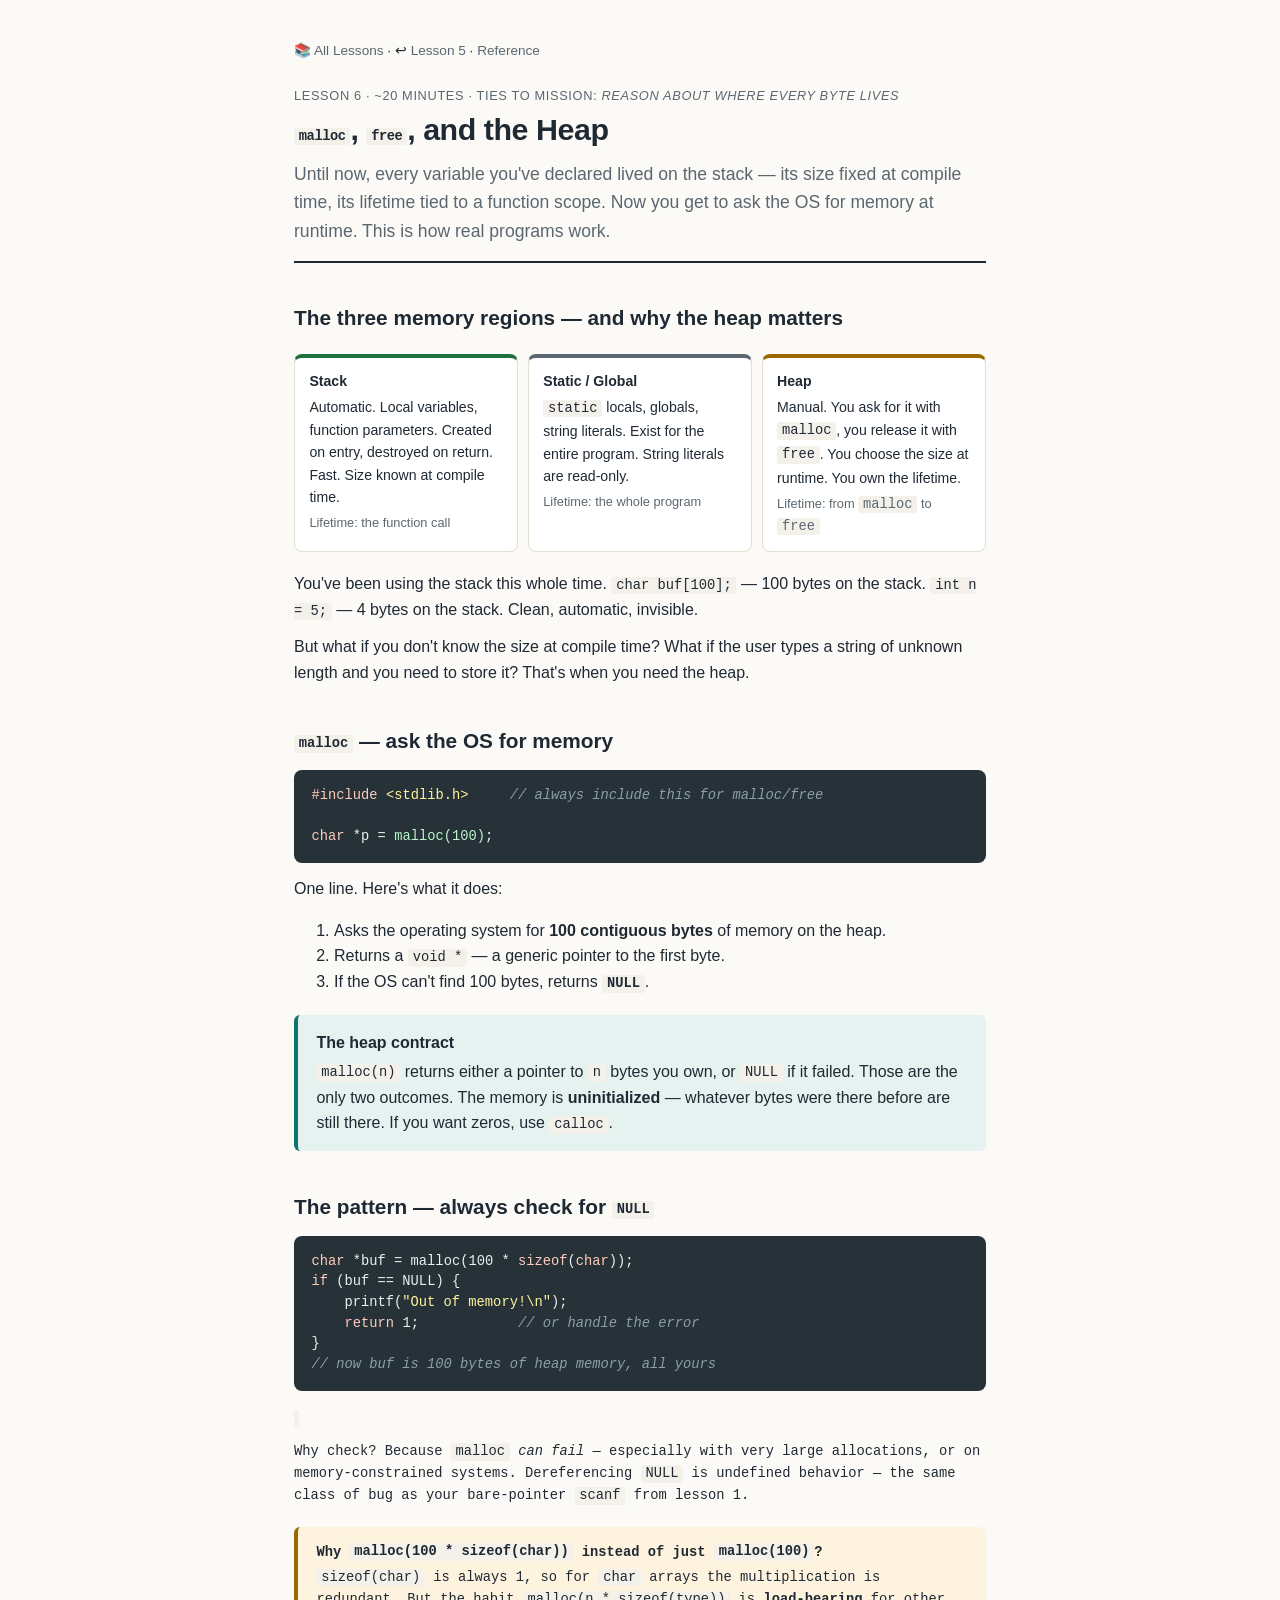
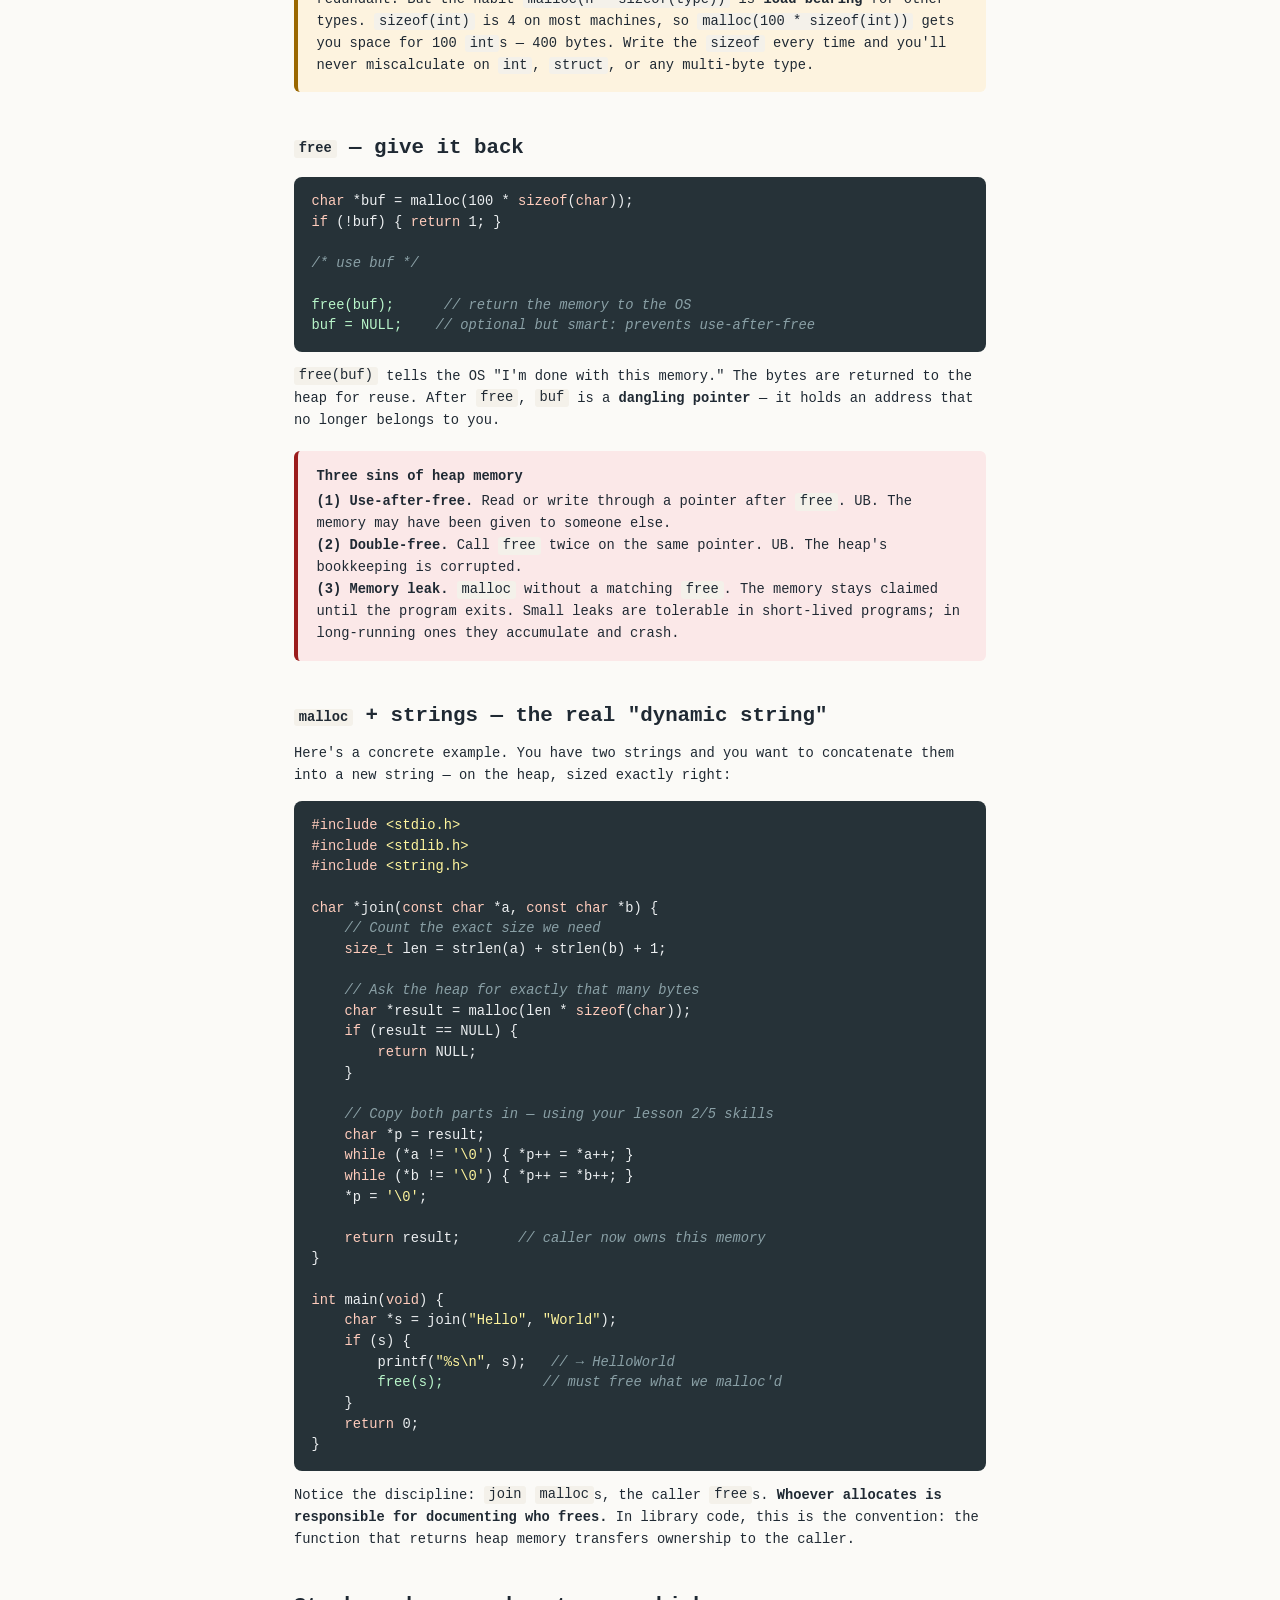
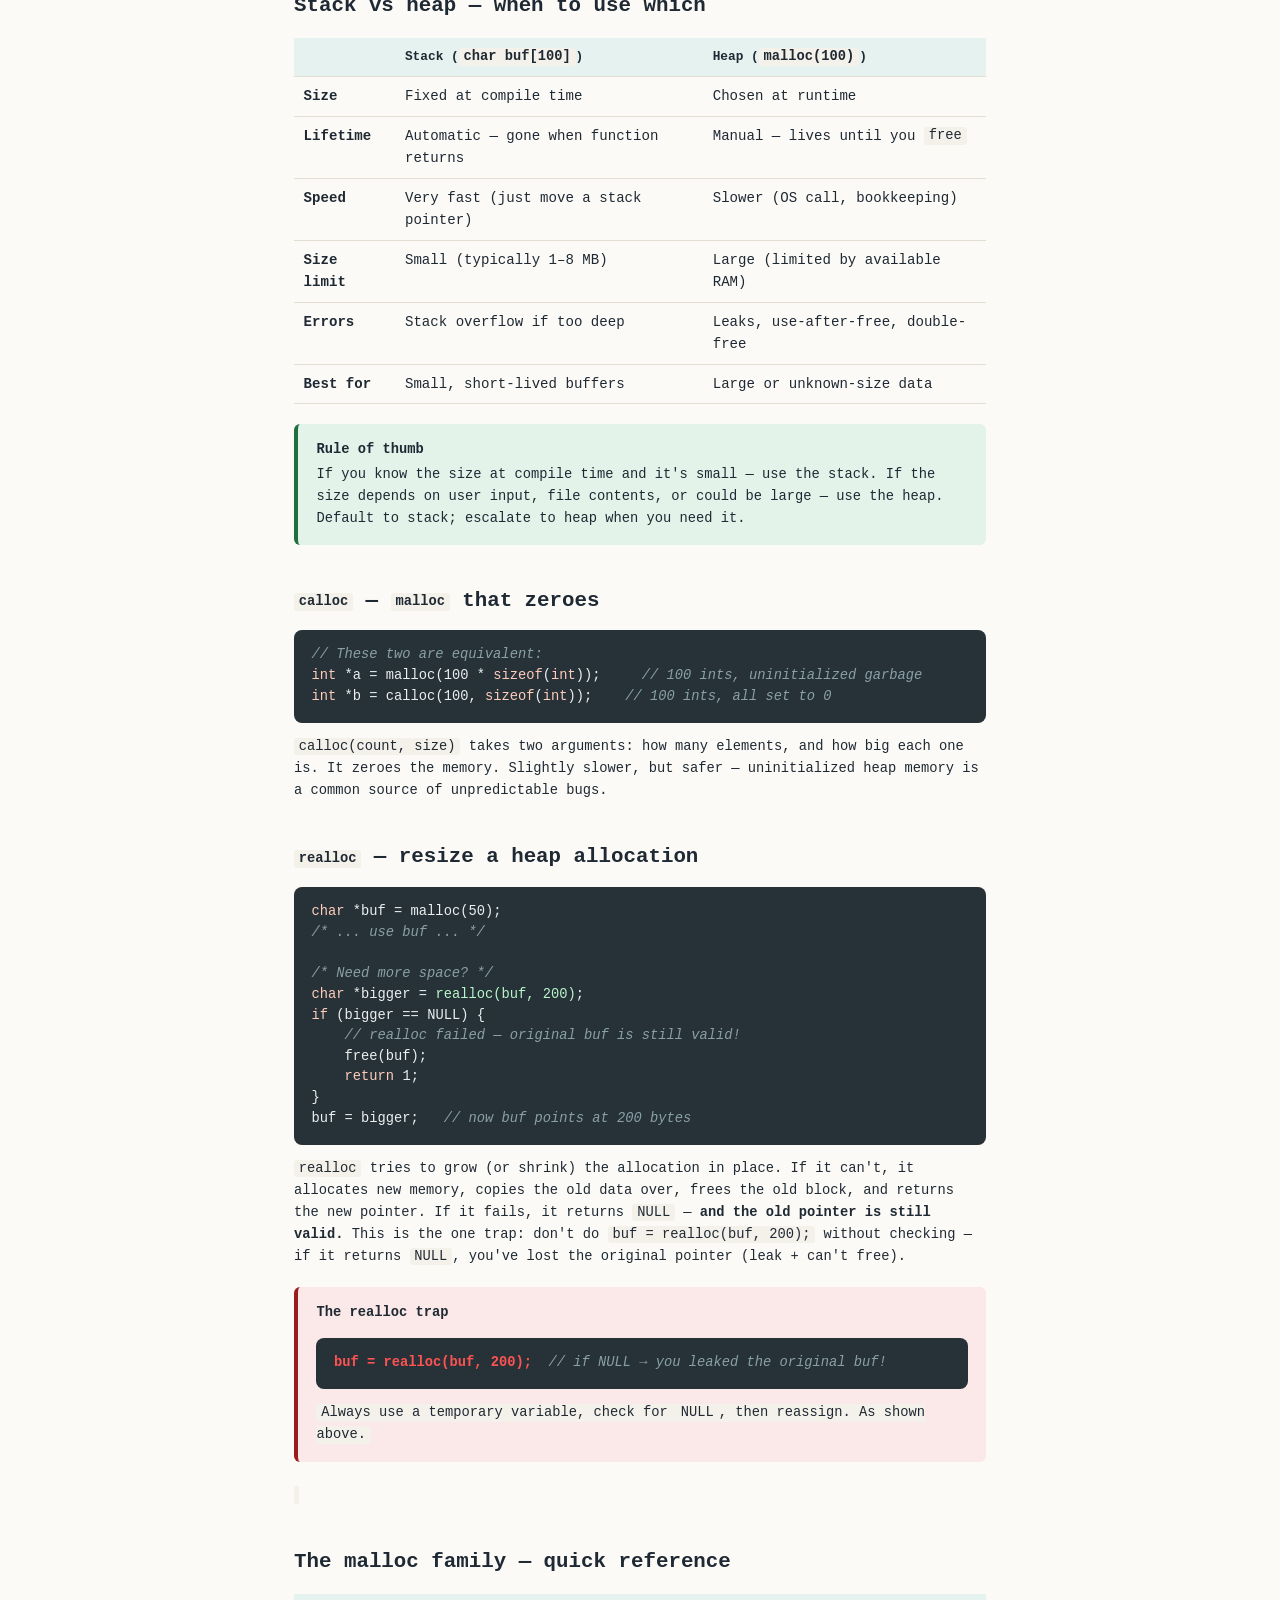
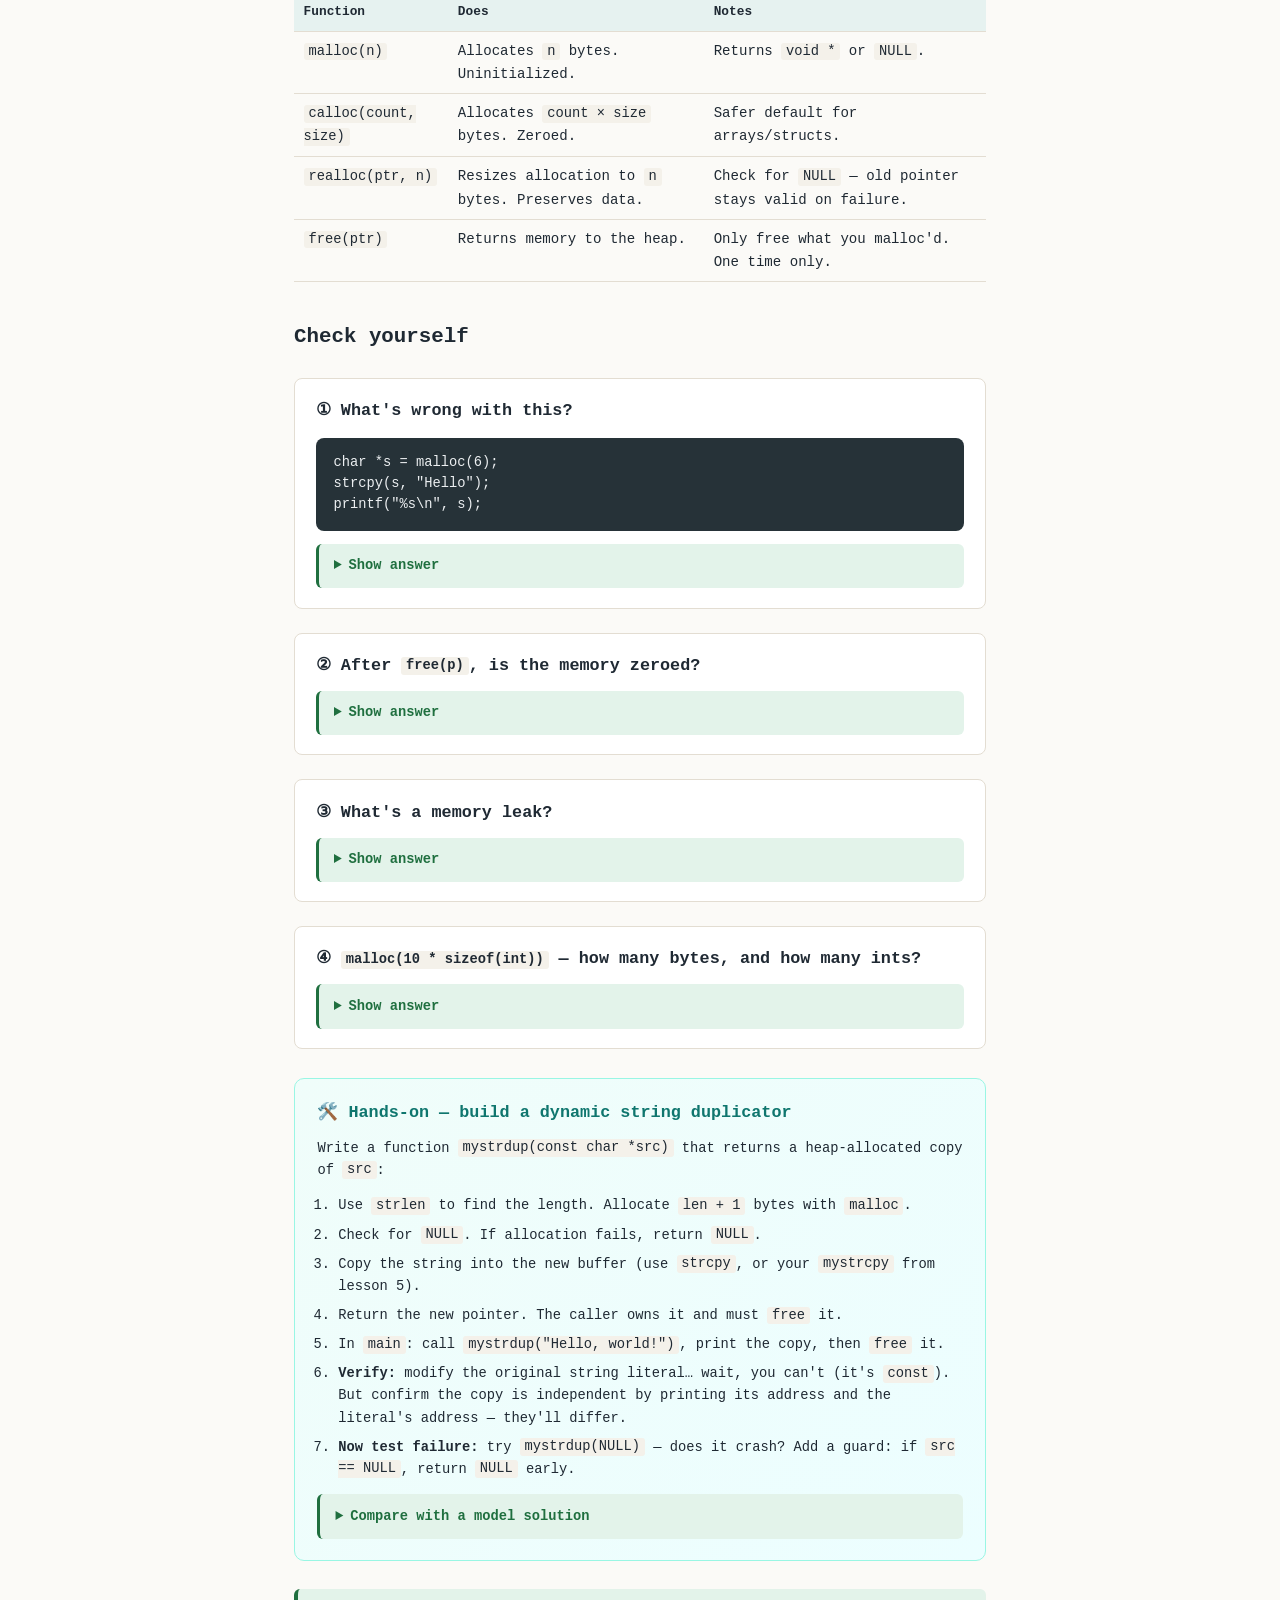
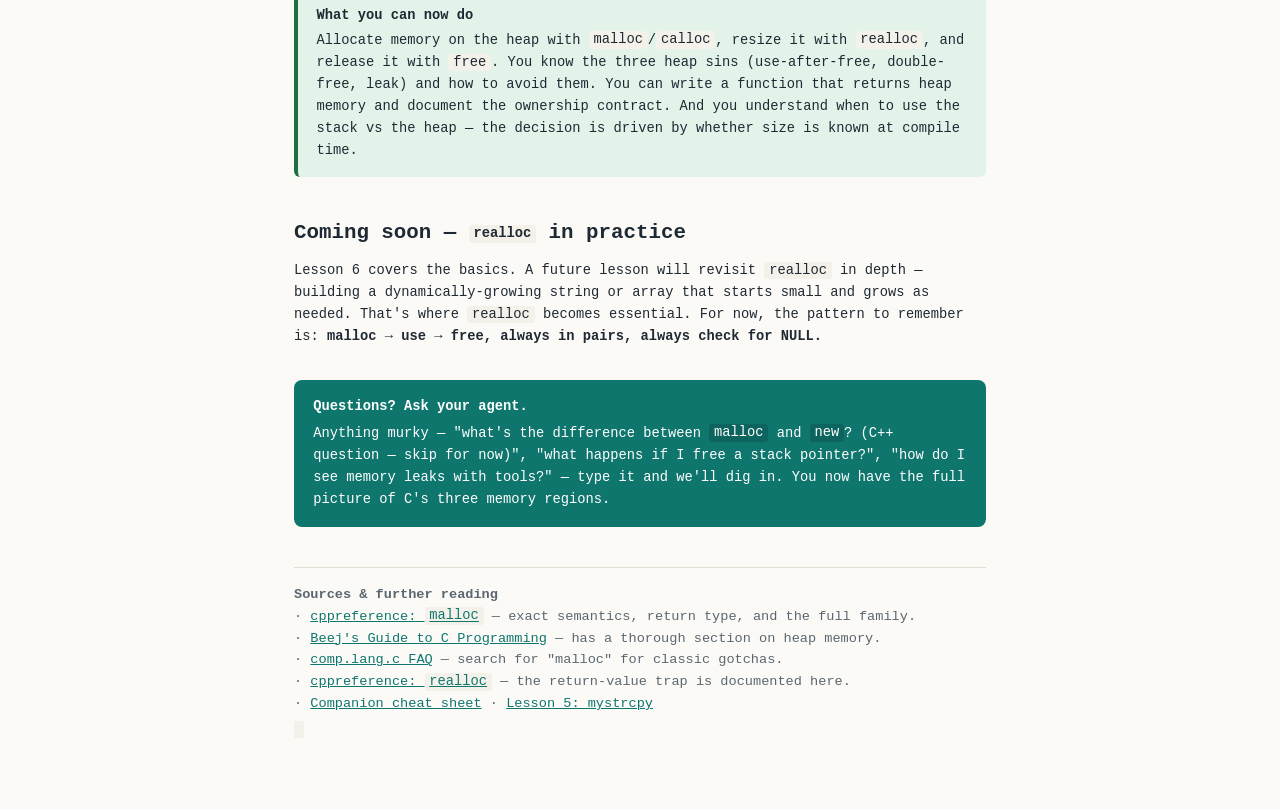
<file: lessons/0006-malloc-free-and-the-heap.html>
<!DOCTYPE html>
<html lang="en">
<head>
<meta charset="utf-8">
<meta name="viewport" content="width=device-width, initial-scale=1.0">
<title>Lesson 6 — malloc, free, and the Heap</title>
<style>
  :root {
    --ink: #1f2933;
    --muted: #5b6770;
    --paper: #fbfaf7;
    --rule: #e3ddd2;
    --accent: #0f766e;
    --accent-soft: #e6f2f0;
    --danger: #9b1c1c;
    --danger-soft: #fbe8e8;
    --ok: #1f6f3f;
    --ok-soft: #e3f3ea;
    --code-bg: #f4f1ea;
    --warn: #9a6700;
    --warn-soft: #fdf3df;
  }
  * { box-sizing: border-box; }
  html { font-size: 16px; }
  body {
    font-family: -apple-system, BlinkMacSystemFont, "Segoe UI", "Inter", Roboto, Helvetica, Arial, sans-serif;
    color: var(--ink);
    background: var(--paper);
    line-height: 1.6;
    margin: 0 auto;
    padding: 2.5rem clamp(1rem, 5vw, 4rem);
    max-width: 820px;
  }
  .meta { font-size: 0.8rem; color: var(--muted); letter-spacing: 0.05em; text-transform: uppercase; margin-bottom: 0.3rem; }
  header { border-bottom: 2px solid var(--ink); padding-bottom: 1rem; margin-bottom: 2rem; }
  h1 { font-size: 1.9rem; margin: 0; line-height: 1.2; letter-spacing: -0.015em; }
  .lede { font-size: 1.1rem; color: var(--muted); margin: 0.8rem 0 0; }
  h2 { font-size: 1.3rem; margin: 2.4rem 0 0.6rem; }
  h3 { font-size: 1.05rem; margin: 1.6rem 0 0.4rem; color: var(--accent); }
  p { margin: 0.7rem 0; }
  code, pre {
    font-family: "JetBrains Mono", "SF Mono", "Fira Code", Consolas, Menlo, monospace;
    font-size: 0.86rem;
  }
  code { background: var(--code-bg); padding: 0.1em 0.35em; border-radius: 3px; }
  pre {
    background: #263238;
    color: #eceff1;
    padding: 0.95rem 1.1rem;
    border-radius: 8px;
    overflow-x: auto;
    line-height: 1.5;
    font-size: 0.84rem;
  }
  pre code { background: none; padding: 0; color: inherit; }
  pre .c { color: #8aa0a6; font-style: italic; }
  pre .bad { color: #ff8a80; }
  pre .good { color: #b9f6ca; }
  pre .k { color: #ffccbc; }
  pre .s { color: #fff59d; }
  pre .err { color: #ff5252; font-weight: 700; }
  .callout {
    padding: 0.95rem 1.15rem;
    border-radius: 6px;
    margin: 1.2rem 0;
    border-left: 4px solid;
  }
  .callout .h { font-weight: 700; display: block; margin-bottom: 0.2rem; }
  .principle { background: var(--accent-soft); border-color: var(--accent); }
  .danger { background: var(--danger-soft); border-color: var(--danger); }
  .warn { background: var(--warn-soft); border-color: var(--warn); }
  .ok { background: var(--ok-soft); border-color: var(--ok); }
  .quiz {
    background: #fff;
    border: 1px solid var(--rule);
    border-radius: 8px;
    padding: 1.2rem 1.3rem;
    margin: 1.5rem 0;
  }
  .quiz h3 { color: var(--ink); margin-top: 0; }
  details {
    color: var(--ink);
    margin-top: 0.7rem;
    padding: 0.7rem 0.95rem;
    background: var(--ok-soft);
    border-radius: 6px;
    border-left: 3px solid var(--ok);
  }
  details summary { cursor: pointer; font-weight: 600; color: var(--ok); }
  details[open] summary { margin-bottom: 0.5rem; }
  .task {
    background: linear-gradient(135deg, #f0fdfa, #ecfeff);
    border: 1px solid #99f6e4;
    border-radius: 10px;
    padding: 1.3rem 1.4rem;
    margin: 1.8rem 0;
  }
  .task h3 { color: var(--accent); margin-top: 0; }
  ol.steps { padding-left: 1.3rem; }
  ol.steps li { margin: 0.45rem 0; }
  .ask {
    background: var(--accent);
    color: #fff;
    border-radius: 8px;
    padding: 1rem 1.2rem;
    margin-top: 2rem;
  }
  .ask code { background: rgba(0,0,0,0.15); color: #fff; }
  .ask strong { display: block; margin-bottom: 0.3rem; }
  .cite { font-size: 0.85rem; color: var(--muted); border-top: 1px solid var(--rule); margin-top: 2.5rem; padding-top: 1rem; }
  a { color: var(--accent); }
  .nav { font-size: 0.85rem; margin-bottom: 1.5rem; }
  .nav a { color: var(--muted); text-decoration: none; }
  .regions {
    display: grid;
    grid-template-columns: repeat(3, 1fr);
    gap: 0.6rem;
    margin: 1.2rem 0;
  }
  .region {
    background: #fff;
    border: 1px solid var(--rule);
    border-top: 4px solid var(--accent);
    border-radius: 8px;
    padding: 0.8rem 0.9rem;
    font-size: 0.88rem;
  }
  .region.heap { border-top-color: var(--warn); }
  .region.stack { border-top-color: var(--ok); }
  .region.static { border-top-color: var(--muted); }
  .region .name { font-weight: 700; display: block; margin-bottom: 0.2rem; }
  .region .rule { font-size: 0.8rem; color: var(--muted); margin-top: 0.3rem; }
  .table {
    width: 100%;
    border-collapse: collapse;
    margin: 1rem 0;
    font-size: 0.88rem;
  }
  .table th, .table td {
    text-align: left;
    padding: 0.5rem 0.6rem;
    border-bottom: 1px solid var(--rule);
    vertical-align: top;
  }
  .table th { background: var(--accent-soft); font-weight: 600; font-size: 0.8rem; }
  @media (max-width: 560px) { .regions { grid-template-columns: 1fr; } }
  @media print {
    body { padding: 1rem; max-width: 100%; }
    pre { white-space: pre-wrap; word-break: break-word; }
    details > *:not(summary) { display: block !important; }
    .ask, .task { background: none; border: 1px solid var(--ink); color: var(--ink); }
  }
</style>
</head>
<body>

<div class="nav">📚 <a href="../index.html">All Lessons</a> · ↩ <a href="../lessons/0005-hand-rolled-mystrcpy.html">Lesson 5</a> · <a href="../reference/c-strings-and-memory.html">Reference</a></div>

<div class="meta">Lesson 6 · ~20 minutes · ties to mission: <em>reason about where every byte lives</em></div>
<header>
  <h1><code>malloc</code>, <code>free</code>, and the Heap</h1>
  <p class="lede">Until now, every variable you've declared lived on the stack — its size fixed at compile time, its lifetime tied to a function scope. Now you get to ask the OS for memory at runtime. This is how real programs work.</p>
</header>

<h2>The three memory regions — and why the heap matters</h2>

<div class="regions">
  <div class="region stack">
    <span class="name">Stack</span>
    Automatic. Local variables, function parameters. Created on entry, destroyed on return. Fast. Size known at compile time.
    <div class="rule">Lifetime: the function call</div>
  </div>
  <div class="region static">
    <span class="name">Static / Global</span>
    <code>static</code> locals, globals, string literals. Exist for the entire program. String literals are read-only.
    <div class="rule">Lifetime: the whole program</div>
  </div>
  <div class="region heap">
    <span class="name">Heap</span>
    Manual. You ask for it with <code>malloc</code>, you release it with <code>free</code>. You choose the size at runtime. You own the lifetime.
    <div class="rule">Lifetime: from <code>malloc</code> to <code>free</code></div>
  </div>
</div>

<p>You've been using the stack this whole time. <code>char buf[100];</code> — 100 bytes on the stack. <code>int n = 5;</code> — 4 bytes on the stack. Clean, automatic, invisible.</p>

<p>But what if you don't know the size at compile time? What if the user types a string of unknown length and you need to store it? That's when you need the heap.</p>

<h2><code>malloc</code> — ask the OS for memory</h2>

<pre><code><span class="k">#include</span> <span class="s">&lt;stdlib.h&gt;</span>     <span class="c">// always include this for malloc/free</span>

<span class="k">char</span> *p = <span class="good">malloc(100)</span>;</code></pre>

<p>One line. Here's what it does:</p>

<ol>
  <li>Asks the operating system for <strong>100 contiguous bytes</strong> of memory on the heap.</li>
  <li>Returns a <code>void *</code> — a generic pointer to the first byte.</li>
  <li>If the OS can't find 100 bytes, returns <strong><code>NULL</code></strong>.</li>
</ol>

<div class="callout principle">
  <span class="h">The heap contract</span>
  <code>malloc(n)</code> returns either a pointer to <code>n</code> bytes you own, or <code>NULL</code> if it failed. Those are the only two outcomes. The memory is <strong>uninitialized</strong> — whatever bytes were there before are still there. If you want zeros, use <code>calloc</code>.
</div>

<h2>The pattern — always check for <code>NULL</code></h2>

<pre><code><span class="k">char</span> *buf = malloc(100 * <span class="k">sizeof</span>(<span class="k">char</span>));
<span class="k">if</span> (buf == NULL) {
    printf(<span class="s">"Out of memory!\n"</span>);
    <span class="k">return</span> 1;            <span class="c">// or handle the error</span>
}
<span class="c">// now buf is 100 bytes of heap memory, all yours</span></pre>

<p>Why check? Because <code>malloc</code> <em>can fail</em> — especially with very large allocations, or on memory-constrained systems. Dereferencing <code>NULL</code> is undefined behavior — the same class of bug as your bare-pointer <code>scanf</code> from lesson 1.</p>

<div class="callout warn">
  <span class="h">Why <code>malloc(100 * sizeof(char))</code> instead of just <code>malloc(100)</code>?</span>
  <code>sizeof(char)</code> is always 1, so for <code>char</code> arrays the multiplication is redundant. But the habit <code>malloc(n * sizeof(type))</code> is <strong>load-bearing</strong> for other types. <code>sizeof(int)</code> is 4 on most machines, so <code>malloc(100 * sizeof(int))</code> gets you space for 100 <code>int</code>s — 400 bytes. Write the <code>sizeof</code> every time and you'll never miscalculate on <code>int</code>, <code>struct</code>, or any multi-byte type.
</div>

<h2><code>free</code> — give it back</h2>

<pre><code><span class="k">char</span> *buf = malloc(100 * <span class="k">sizeof</span>(<span class="k">char</span>));
<span class="k">if</span> (!buf) { <span class="k">return</span> 1; }

<span class="c">/* use buf */</span>

<span class="good">free(buf);</span>      <span class="c">// return the memory to the OS</span>
<span class="good">buf = NULL;</span>    <span class="c">// optional but smart: prevents use-after-free</span></code></pre>

<p><code>free(buf)</code> tells the OS "I'm done with this memory." The bytes are returned to the heap for reuse. After <code>free</code>, <code>buf</code> is a <strong>dangling pointer</strong> — it holds an address that no longer belongs to you.</p>

<div class="callout danger">
  <span class="h">Three sins of heap memory</span>
  <strong>(1) Use-after-free.</strong> Read or write through a pointer after <code>free</code>. UB. The memory may have been given to someone else.<br>
  <strong>(2) Double-free.</strong> Call <code>free</code> twice on the same pointer. UB. The heap's bookkeeping is corrupted.<br>
  <strong>(3) Memory leak.</strong> <code>malloc</code> without a matching <code>free</code>. The memory stays claimed until the program exits. Small leaks are tolerable in short-lived programs; in long-running ones they accumulate and crash.
</div>

<h2><code>malloc</code> + strings — the real "dynamic string"</h2>

<p>Here's a concrete example. You have two strings and you want to concatenate them into a new string — on the heap, sized exactly right:</p>

<pre><code><span class="k">#include</span> <span class="s">&lt;stdio.h&gt;</span>
<span class="k">#include</span> <span class="s">&lt;stdlib.h&gt;</span>
<span class="k">#include</span> <span class="s">&lt;string.h&gt;</span>

<span class="k">char</span> *join(<span class="k">const char</span> *a, <span class="k">const char</span> *b) {
    <span class="c">// Count the exact size we need</span>
    <span class="k">size_t</span> len = strlen(a) + strlen(b) + 1;

    <span class="c">// Ask the heap for exactly that many bytes</span>
    <span class="k">char</span> *result = malloc(len * <span class="k">sizeof</span>(<span class="k">char</span>));
    <span class="k">if</span> (result == NULL) {
        <span class="k">return</span> NULL;
    }

    <span class="c">// Copy both parts in — using your lesson 2/5 skills</span>
    <span class="k">char</span> *p = result;
    <span class="k">while</span> (*a != <span class="s">'\0'</span>) { *p++ = *a++; }
    <span class="k">while</span> (*b != <span class="s">'\0'</span>) { *p++ = *b++; }
    *p = <span class="s">'\0'</span>;

    <span class="k">return</span> result;       <span class="c">// caller now owns this memory</span>
}

<span class="k">int</span> main(<span class="k">void</span>) {
    <span class="k">char</span> *s = join(<span class="s">"Hello"</span>, <span class="s">"World"</span>);
    <span class="k">if</span> (s) {
        printf(<span class="s">"%s\n"</span>, s);   <span class="c">// → HelloWorld</span>
        <span class="good">free(s);</span>            <span class="c">// must free what we malloc'd</span>
    }
    <span class="k">return</span> 0;
}</code></pre>

<p>Notice the discipline: <code>join</code> <code>malloc</code>s, the caller <code>free</code>s. <strong>Whoever allocates is responsible for documenting who frees.</strong> In library code, this is the convention: the function that returns heap memory transfers ownership to the caller.</p>

<h2>Stack vs heap — when to use which</h2>

<table class="table">
  <thead><tr><th></th><th>Stack (<code>char buf[100]</code>)</th><th>Heap (<code>malloc(100)</code>)</th></tr></thead>
  <tbody>
    <tr><td><strong>Size</strong></td><td>Fixed at compile time</td><td>Chosen at runtime</td></tr>
    <tr><td><strong>Lifetime</strong></td><td>Automatic — gone when function returns</td><td>Manual — lives until you <code>free</code></td></tr>
    <tr><td><strong>Speed</strong></td><td>Very fast (just move a stack pointer)</td><td>Slower (OS call, bookkeeping)</td></tr>
    <tr><td><strong>Size limit</strong></td><td>Small (typically 1–8 MB)</td><td>Large (limited by available RAM)</td></tr>
    <tr><td><strong>Errors</strong></td><td>Stack overflow if too deep</td><td>Leaks, use-after-free, double-free</td></tr>
    <tr><td><strong>Best for</strong></td><td>Small, short-lived buffers</td><td>Large or unknown-size data</td></tr>
  </tbody>
</table>

<div class="callout ok">
  <span class="h">Rule of thumb</span>
  If you know the size at compile time and it's small — use the stack. If the size depends on user input, file contents, or could be large — use the heap. Default to stack; escalate to heap when you need it.
</div>

<h2><code>calloc</code> — <code>malloc</code> that zeroes</h2>

<pre><code><span class="c">// These two are equivalent:</span>
<span class="k">int</span> *a = malloc(100 * <span class="k">sizeof</span>(<span class="k">int</span>));     <span class="c">// 100 ints, uninitialized garbage</span>
<span class="k">int</span> *b = calloc(100, <span class="k">sizeof</span>(<span class="k">int</span>));    <span class="c">// 100 ints, all set to 0</span></code></pre>

<p><code>calloc(count, size)</code> takes two arguments: how many elements, and how big each one is. It zeroes the memory. Slightly slower, but safer — uninitialized heap memory is a common source of unpredictable bugs.</p>

<h2><code>realloc</code> — resize a heap allocation</h2>

<pre><code><span class="k">char</span> *buf = malloc(50);
<span class="c">/* ... use buf ... */</span>

<span class="c">/* Need more space? */</span>
<span class="k">char</span> *bigger = <span class="good">realloc(buf, 200)</span>;
<span class="k">if</span> (bigger == NULL) {
    <span class="c">// realloc failed — original buf is still valid!</span>
    free(buf);
    <span class="k">return</span> 1;
}
buf = bigger;   <span class="c">// now buf points at 200 bytes</span></code></pre>

<p><code>realloc</code> tries to grow (or shrink) the allocation in place. If it can't, it allocates new memory, copies the old data over, frees the old block, and returns the new pointer. If it fails, it returns <code>NULL</code> — <strong>and the old pointer is still valid.</strong> This is the one trap: don't do <code>buf = realloc(buf, 200);</code> without checking — if it returns <code>NULL</code>, you've lost the original pointer (leak + can't free).</p>

<div class="callout danger">
  <span class="h">The realloc trap</span>
  <pre><code><span class="err">buf = realloc(buf, 200);</span>  <span class="c">// if NULL → you leaked the original buf!</span></pre>
  Always use a temporary variable, check for <code>NULL</code>, then reassign. As shown above.
</div>

<h2>The malloc family — quick reference</h2>

<table class="table">
  <thead><tr><th>Function</th><th>Does</th><th>Notes</th></tr></thead>
  <tbody>
    <tr><td><code>malloc(n)</code></td><td>Allocates <code>n</code> bytes. Uninitialized.</td><td>Returns <code>void *</code> or <code>NULL</code>.</td></tr>
    <tr><td><code>calloc(count, size)</code></td><td>Allocates <code>count × size</code> bytes. Zeroed.</td><td>Safer default for arrays/structs.</td></tr>
    <tr><td><code>realloc(ptr, n)</code></td><td>Resizes allocation to <code>n</code> bytes. Preserves data.</td><td>Check for <code>NULL</code> — old pointer stays valid on failure.</td></tr>
    <tr><td><code>free(ptr)</code></td><td>Returns memory to the heap.</td><td>Only free what you malloc'd. One time only.</td></tr>
  </tbody>
</table>

<h2>Check yourself</h2>

<div class="quiz">
  <h3>① What's wrong with this?</h3>
  <pre><code>char *s = malloc(6);
strcpy(s, "Hello");
printf("%s\n", s);</code></pre>
  <details><summary>Show answer</summary>
  Two things. <strong>First:</strong> no <code>#include &lt;stdlib.h&gt;</code> — the compiler may not see <code>malloc</code>'s declaration, defaulting to assuming it returns <code>int</code>, which will corrupt the pointer on 64-bit systems. <strong>Second:</strong> no <code>NULL</code> check — if <code>malloc</code> fails, <code>strcpy</code> writes to address 0. Both are real bugs, even if they don't crash on your machine today.
  </details>
</div>

<div class="quiz">
  <h3>② After <code>free(p)</code>, is the memory zeroed?</h3>
  <details><summary>Show answer</summary>
  <strong>No.</strong> <code>free</code> returns the memory to the heap's internal bookkeeping. The bytes are still there, unchanged. The data may or may not persist — it's undefined. Some implementations overwrite it with debug patterns in debug mode, but you cannot rely on that. The only guarantee is that you no longer <em>own</em> those bytes.
  </details>
</div>

<div class="quiz">
  <h3>③ What's a memory leak?</h3>
  <details><summary>Show answer</summary>
  Memory that was <code>malloc</code>'d but never <code>free</code>'d. The pointer was lost (went out of scope, was overwritten) before <code>free</code> was called. The OS can't reclaim it until the program exits. Example: <code>char *s = malloc(100); s = "hello";</code> — the <code>malloc</code>'d 100 bytes are now unreachable (the pointer was overwritten by a pointer to a string literal). The original 100 bytes are leaked.
  </details>
</div>

<div class="quiz">
  <h3>④ <code>malloc(10 * sizeof(int))</code> — how many bytes, and how many ints?</h3>
  <details><summary>Show answer</summary>
  On a typical 64-bit system where <code>sizeof(int)</code> = 4: <strong>40 bytes</strong>, which is room for <strong>10 ints</strong>. The <code>sizeof</code> multiplication is what converts "I want 10 ints" into "I need 40 bytes." If you wrote <code>malloc(10)</code> you'd only get 10 bytes — room for 2 ints and 2 bytes left over. <code>sizeof</code> is the conversion factor.
  </details>
</div>

<div class="task">
  <h3>🛠️ Hands-on — build a dynamic string duplicator</h3>
  <p>Write a function <code>mystrdup(const char *src)</code> that returns a heap-allocated copy of <code>src</code>:</p>
  <ol class="steps">
    <li>Use <code>strlen</code> to find the length. Allocate <code>len + 1</code> bytes with <code>malloc</code>.</li>
    <li>Check for <code>NULL</code>. If allocation fails, return <code>NULL</code>.</li>
    <li>Copy the string into the new buffer (use <code>strcpy</code>, or your <code>mystrcpy</code> from lesson 5).</li>
    <li>Return the new pointer. The caller owns it and must <code>free</code> it.</li>
    <li>In <code>main</code>: call <code>mystrdup("Hello, world!")</code>, print the copy, then <code>free</code> it.</li>
    <li><strong>Verify:</strong> modify the original string literal… wait, you can't (it's <code>const</code>). But confirm the copy is independent by printing its address and the literal's address — they'll differ.</li>
    <li><strong>Now test failure:</strong> try <code>mystrdup(NULL)</code> — does it crash? Add a guard: if <code>src == NULL</code>, return <code>NULL</code> early.</li>
  </ol>
  <details>
    <summary>Compare with a model solution</summary>
<pre><code><span class="k">#include</span> <span class="s">&lt;stdio.h&gt;</span>
<span class="k">#include</span> <span class="s">&lt;stdlib.h&gt;</span>
<span class="k">#include</span> <span class="s">&lt;string.h&gt;</span>

<span class="k">char</span> *mystrdup(<span class="k">const char</span> *src) {
    <span class="k">if</span> (src == NULL) <span class="k">return</span> NULL;

    <span class="k">size_t</span> len = strlen(src);
    <span class="k">char</span> *copy = malloc(len + 1);
    <span class="k">if</span> (copy == NULL) <span class="k">return</span> NULL;

    <span class="c">// Copy using lesson 5's compact form</span>
    <span class="k">char</span> *dst = copy;
    <span class="k">while</span> (*src != <span class="s">'\0'</span>) {
        *dst++ = *src++;
    }
    *dst = <span class="s">'\0'</span>;

    <span class="k">return</span> copy;
}

<span class="k">int</span> main(<span class="k">void</span>) {
    <span class="k">char</span> *s = mystrdup(<span class="s">"Hello, world!"</span>);
    <span class="k">if</span> (s) {
        printf(<span class="s">"Copy: %s\n"</span>, s);
        printf(<span class="s">"Address of copy: %p\n"</span>, (<span class="k">void</span> *)s);
        <span class="good">free(s);</span>
    }
    <span class="k">return</span> 0;
}</code></pre>
  </details>
</div>

<div class="callout ok">
  <span class="h">What you can now do</span>
  Allocate memory on the heap with <code>malloc</code>/<code>calloc</code>, resize it with <code>realloc</code>, and release it with <code>free</code>. You know the three heap sins (use-after-free, double-free, leak) and how to avoid them. You can write a function that returns heap memory and document the ownership contract. And you understand when to use the stack vs the heap — the decision is driven by whether size is known at compile time.
</div>

<h2>Coming soon — <code>realloc</code> in practice</h2>
<p>Lesson 6 covers the basics. A future lesson will revisit <code>realloc</code> in depth — building a dynamically-growing string or array that starts small and grows as needed. That's where <code>realloc</code> becomes essential. For now, the pattern to remember is: <strong>malloc → use → free, always in pairs, always check for NULL.</strong></p>

<div class="ask">
  <strong>Questions? Ask your agent.</strong>
  Anything murky — "what's the difference between <code>malloc</code> and <code>new</code>? (C++ question — skip for now)", "what happens if I free a stack pointer?", "how do I see memory leaks with tools?" — type it and we'll dig in. You now have the full picture of C's three memory regions.
</div>

<div class="cite">
  <strong>Sources &amp; further reading</strong><br>
  · <a href="https://en.cppreference.com/w/c/memory/malloc">cppreference: <code>malloc</code></a> — exact semantics, return type, and the full family.<br>
  · <a href="https://beej.us/guide/bgc/">Beej's Guide to C Programming</a> — has a thorough section on heap memory.<br>
  · <a href="https://c-faq.com/">comp.lang.c FAQ</a> — search for "malloc" for classic gotchas.<br>
  · <a href="https://en.cppreference.com/w/c/memory/realloc">cppreference: <code>realloc</code></a> — the return-value trap is documented here.<br>
  · <a href="../reference/c-strings-and-memory.html">Companion cheat sheet</a> · <a href="../lessons/0005-hand-rolled-mystrcpy.html">Lesson 5: mystrcpy</a>
</div>

</body>
</html>
</file>
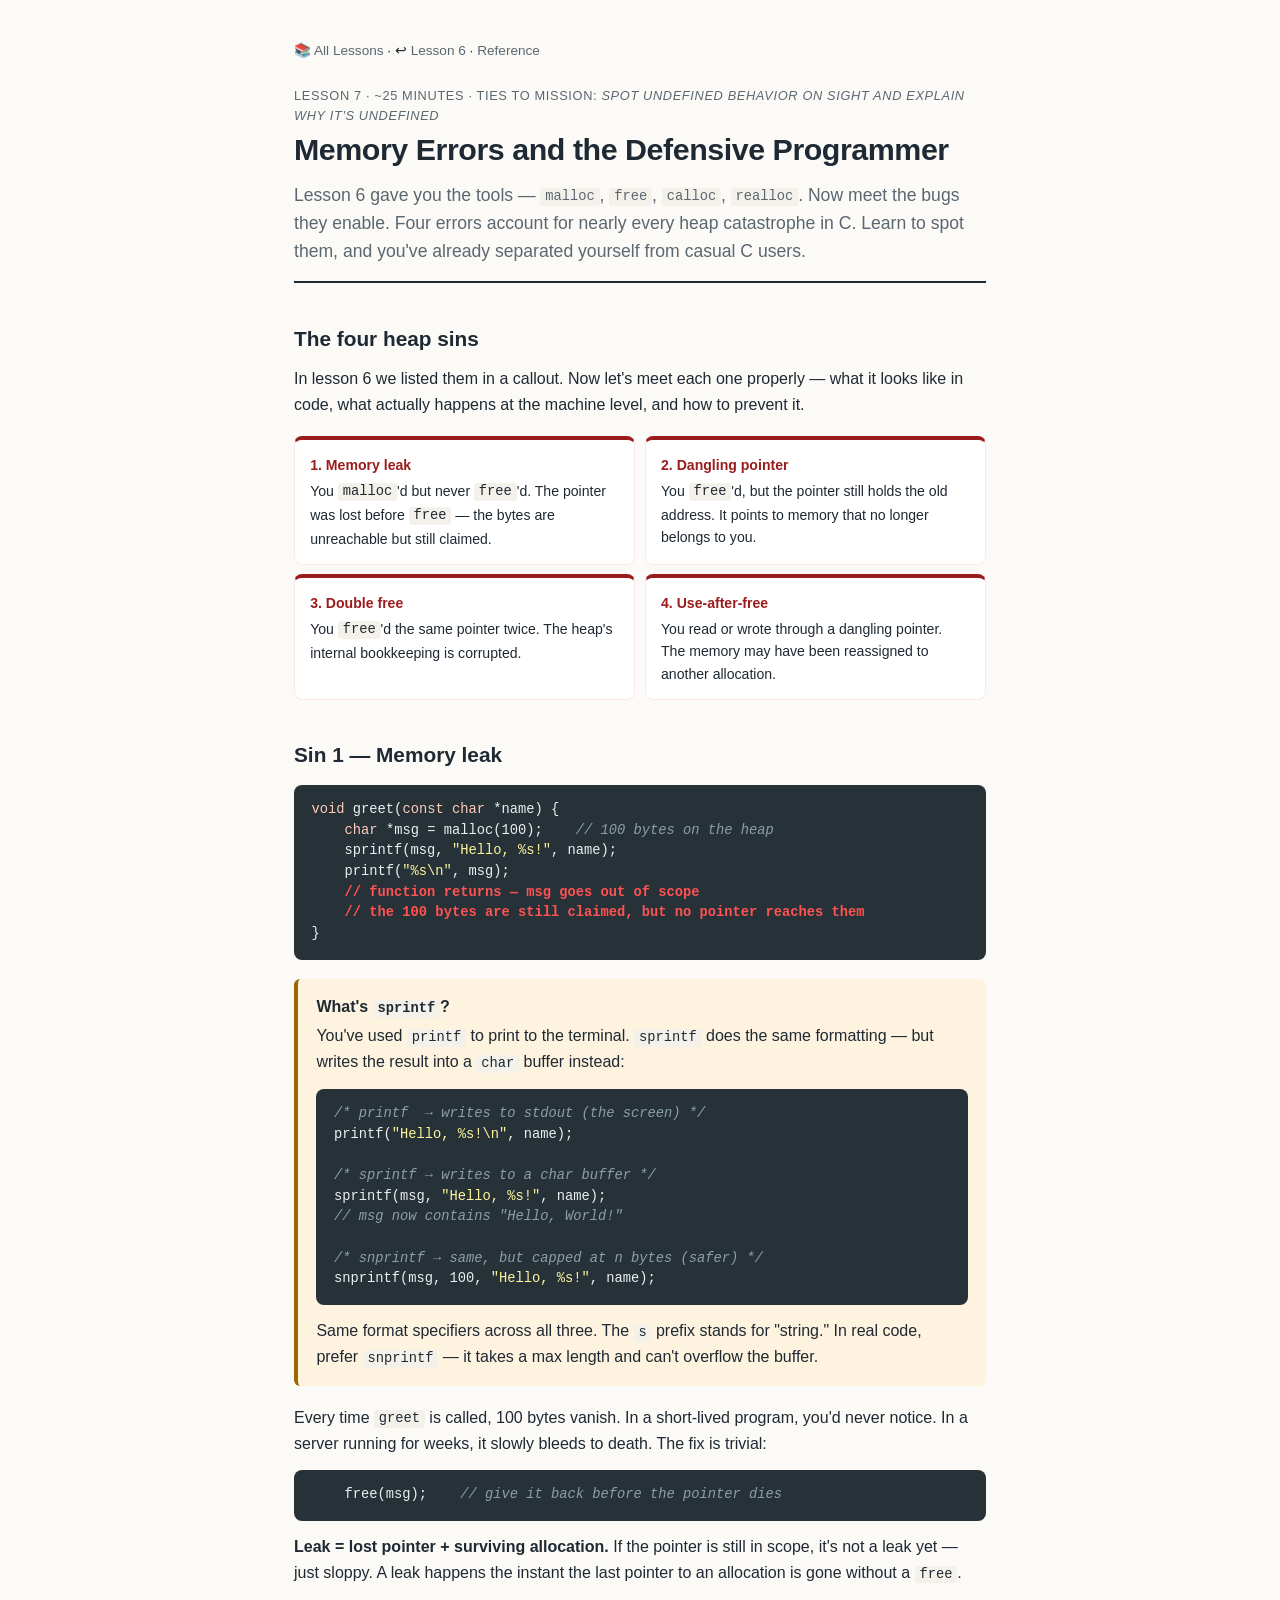
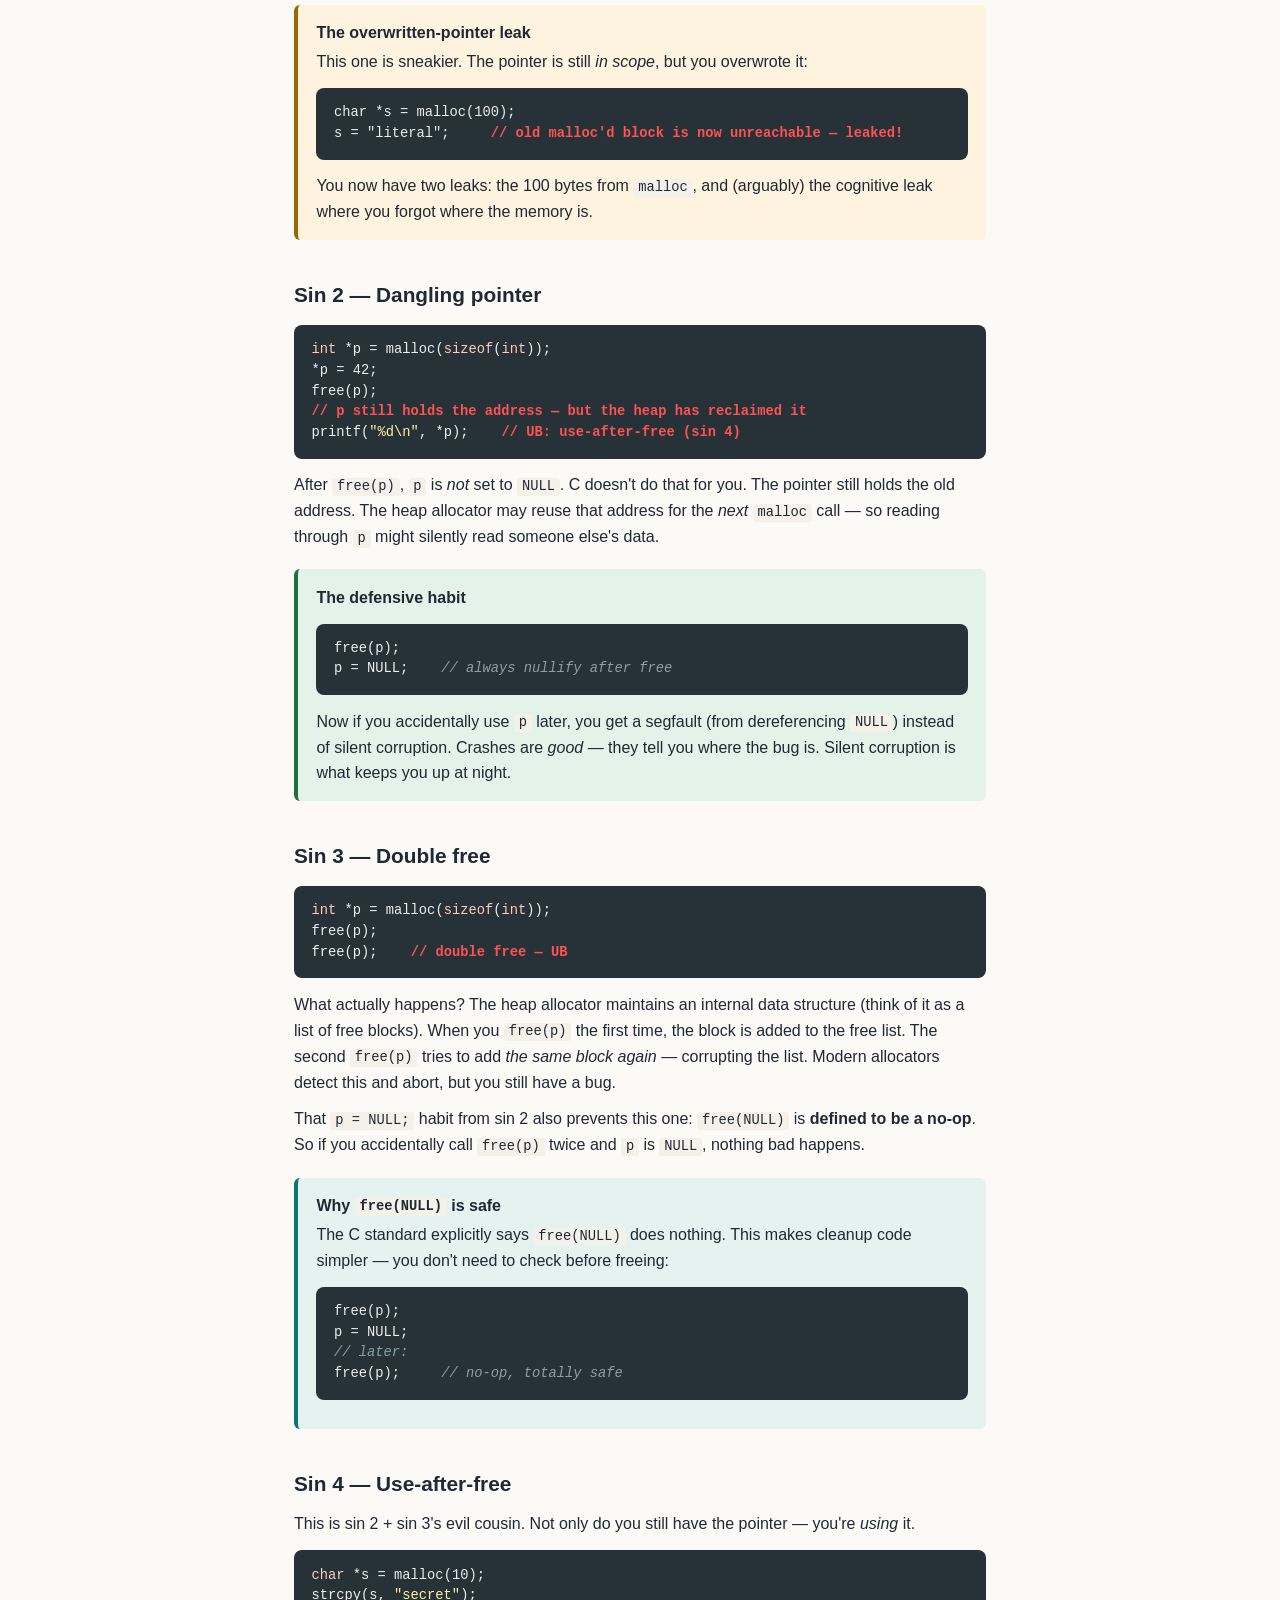
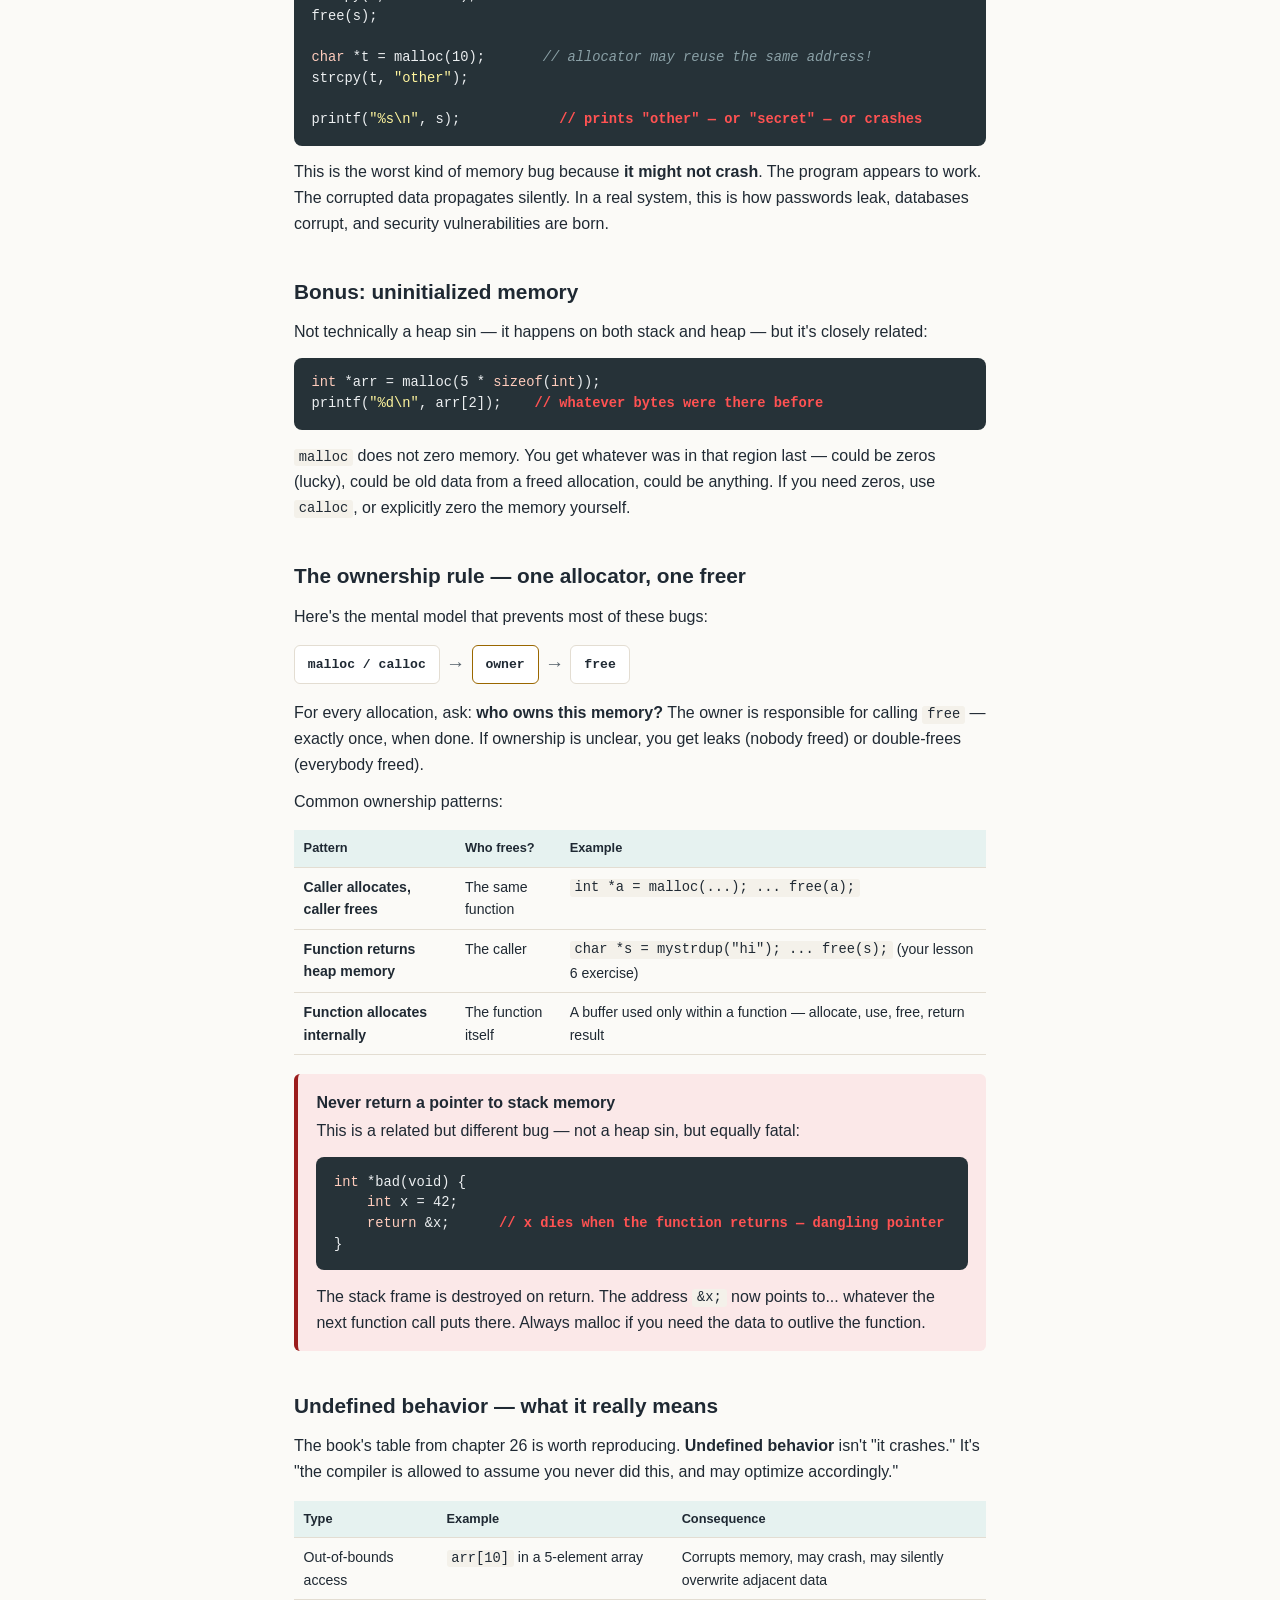
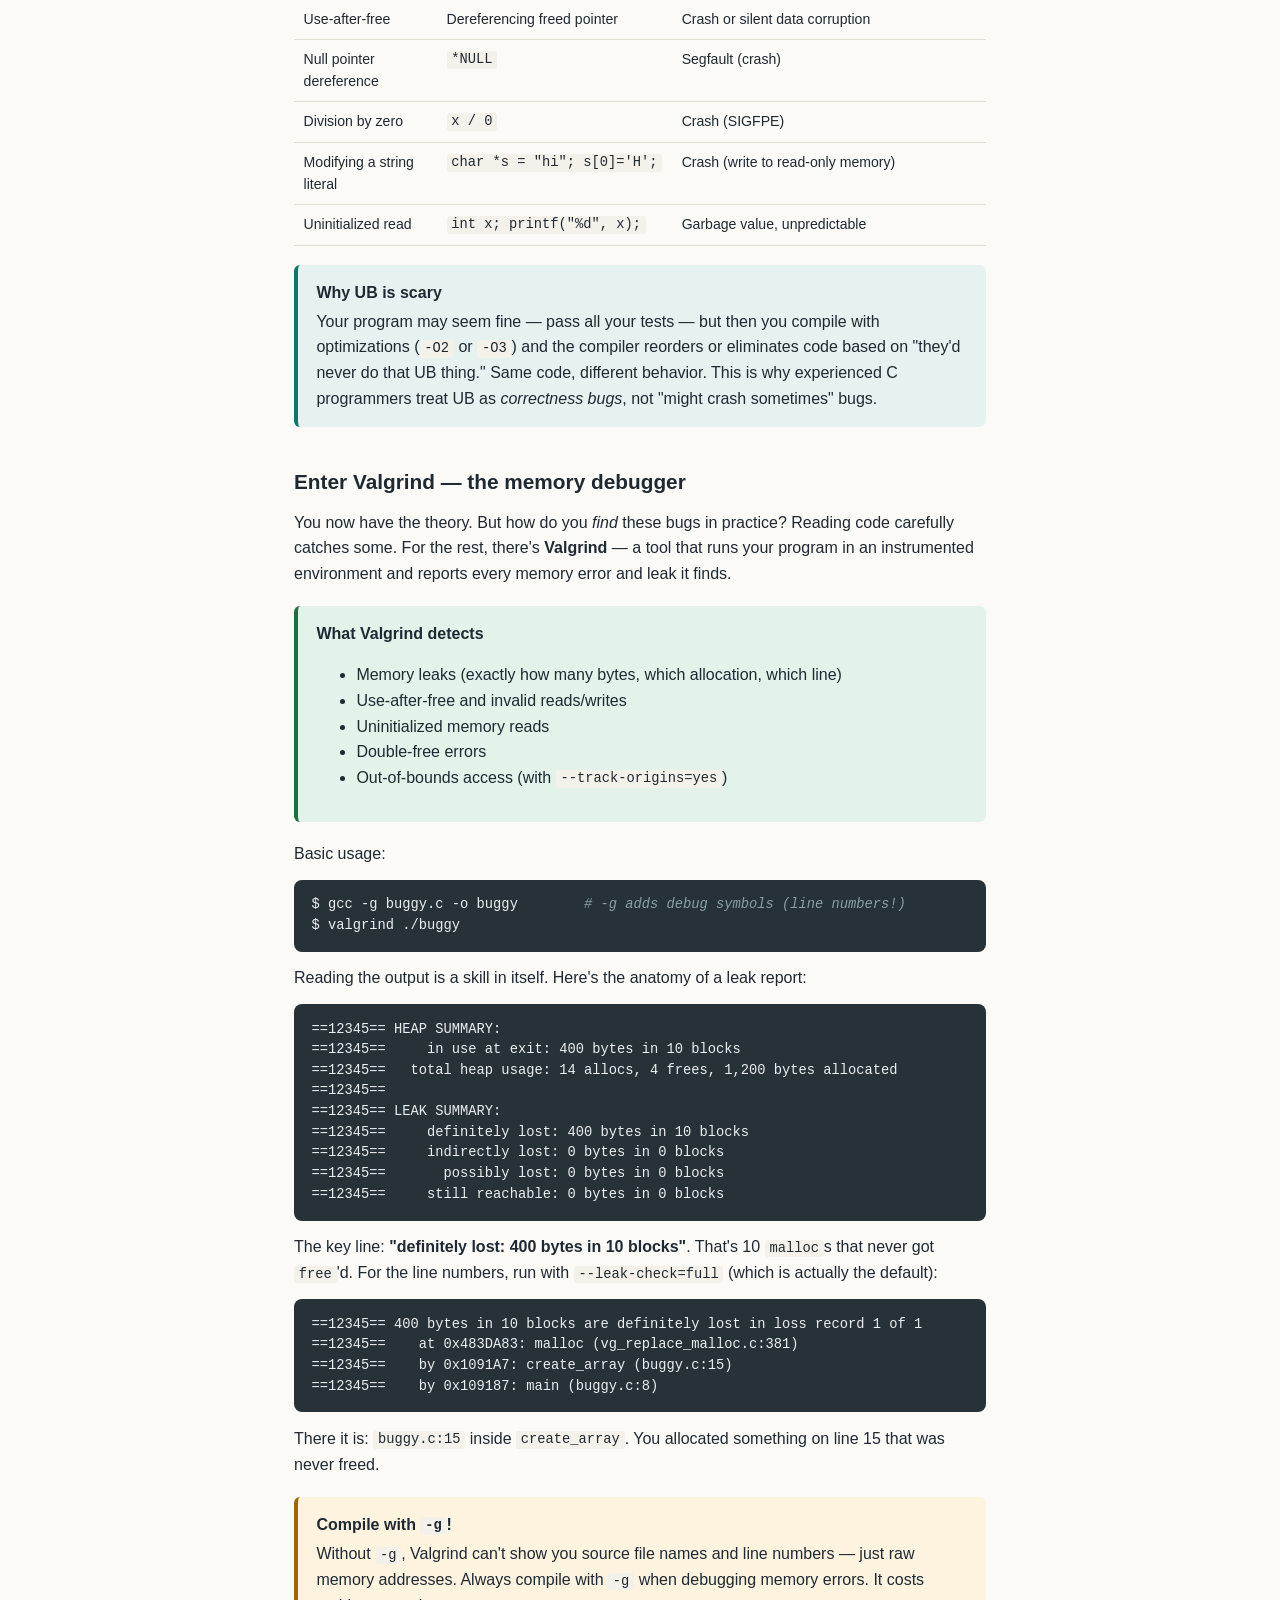
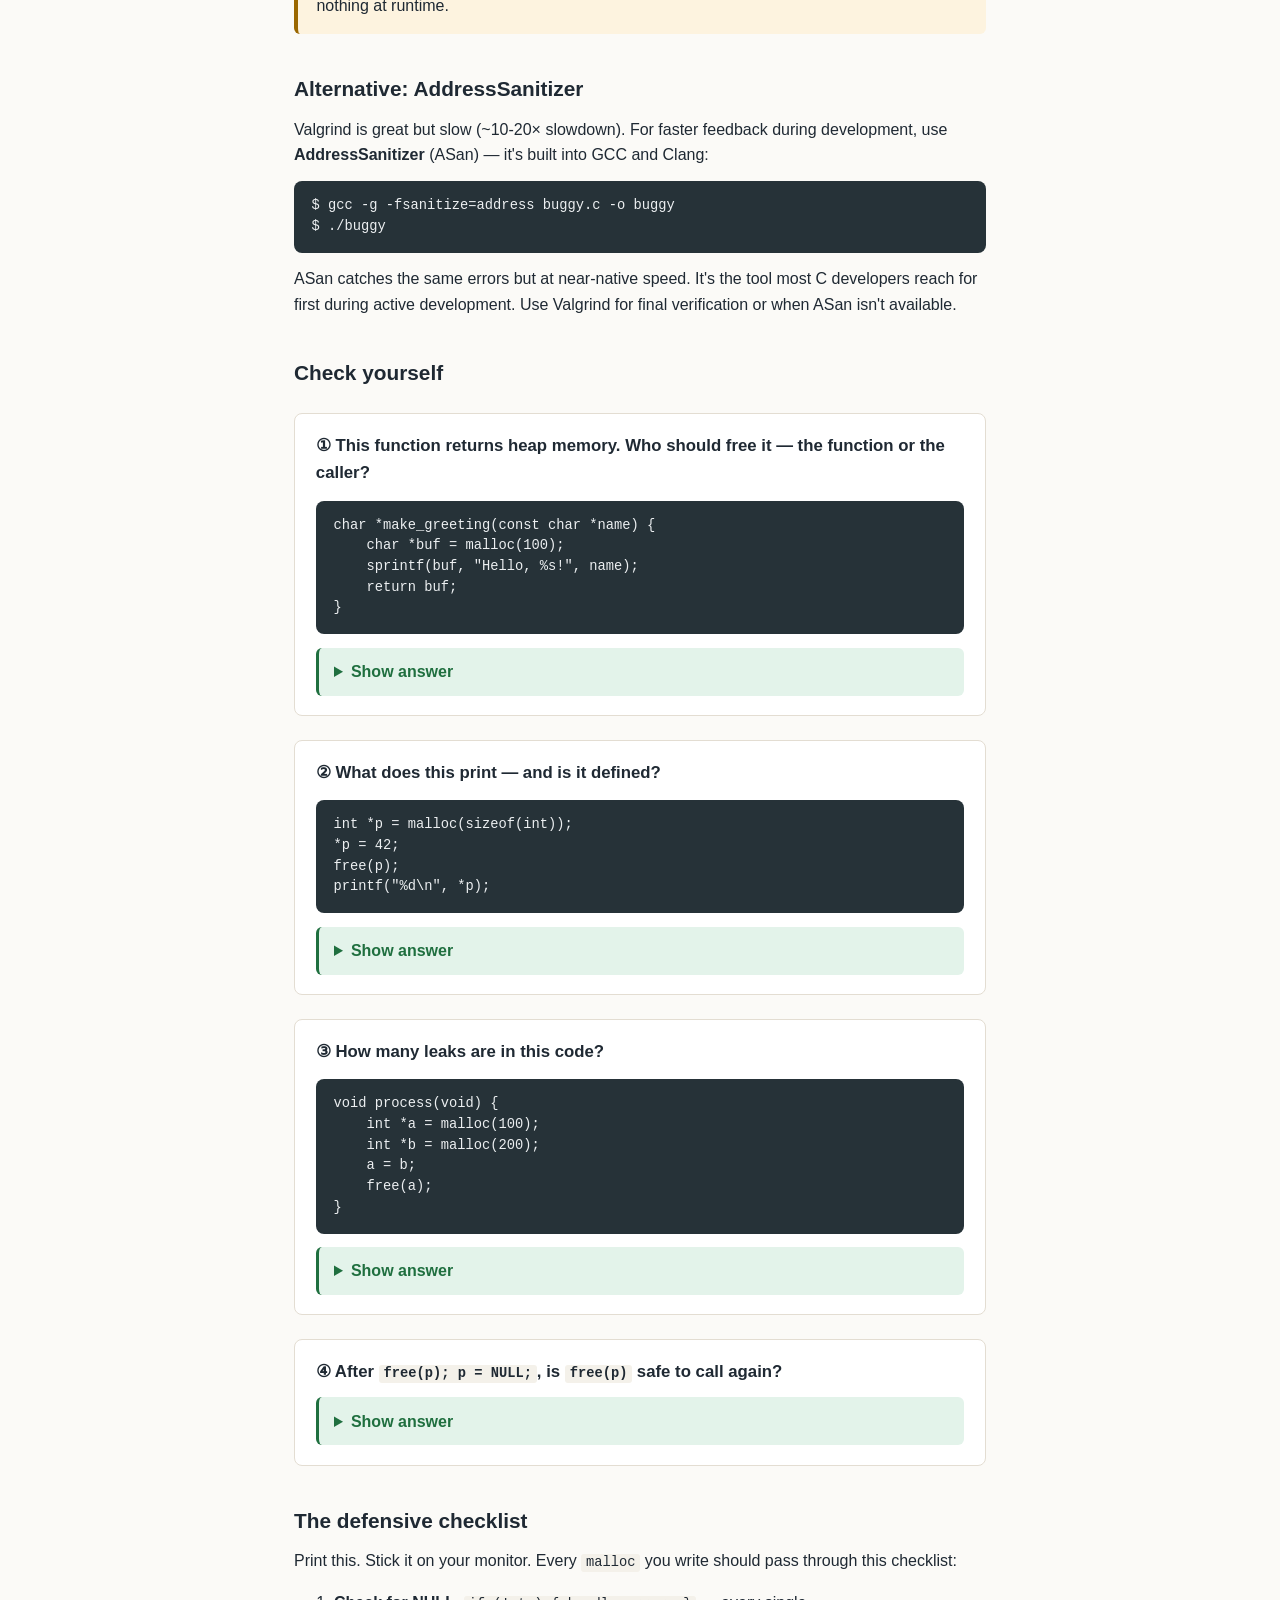
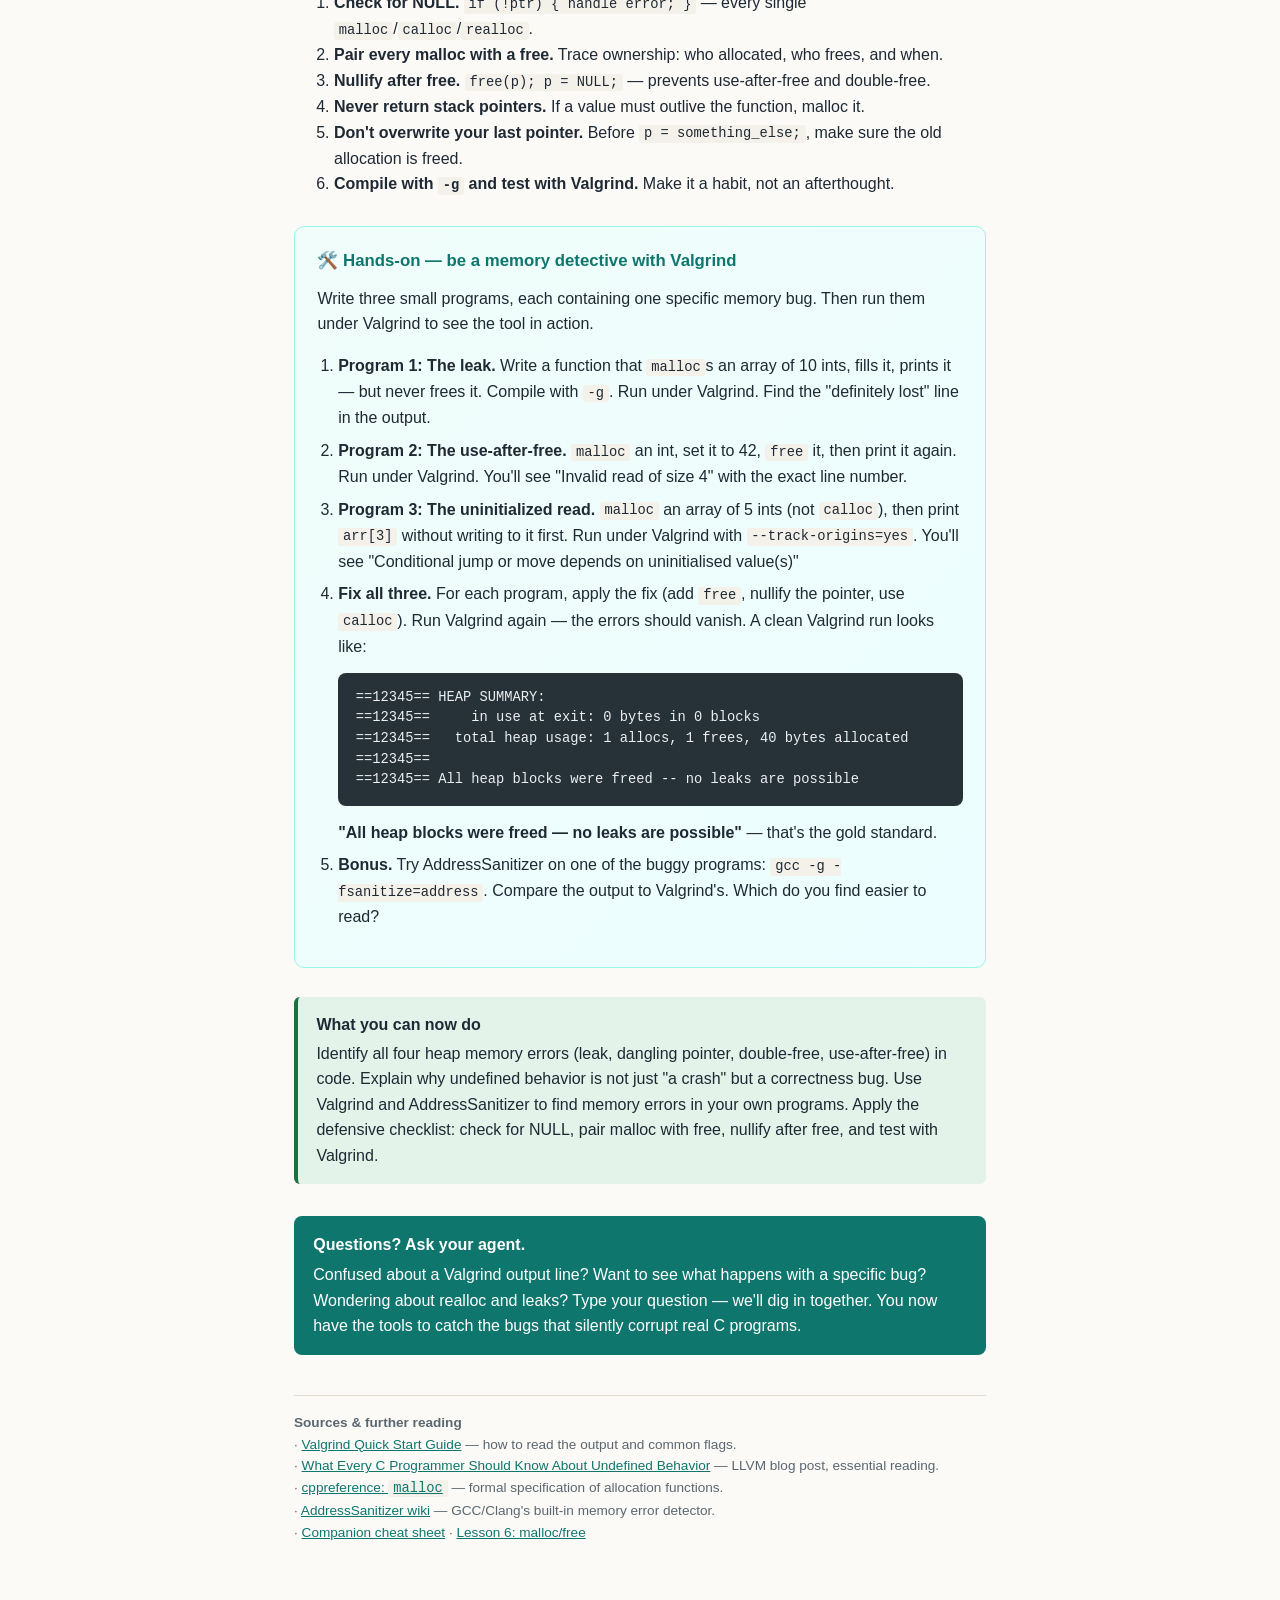
<file: lessons/0007-memory-errors-and-defensive-programming.html>
<!DOCTYPE html>
<html lang="en">
<head>
<meta charset="utf-8">
<meta name="viewport" content="width=device-width, initial-scale=1.0">
<title>Lesson 7 — Memory Errors and Defensive Programming</title>
<style>
  :root {
    --ink: #1f2933;
    --muted: #5b6770;
    --paper: #fbfaf7;
    --rule: #e3ddd2;
    --accent: #0f766e;
    --accent-soft: #e6f2f0;
    --danger: #9b1c1c;
    --danger-soft: #fbe8e8;
    --ok: #1f6f3f;
    --ok-soft: #e3f3ea;
    --code-bg: #f4f1ea;
    --warn: #9a6700;
    --warn-soft: #fdf3df;
  }
  * { box-sizing: border-box; }
  html { font-size: 16px; }
  body {
    font-family: -apple-system, BlinkMacSystemFont, "Segoe UI", "Inter", Roboto, Helvetica, Arial, sans-serif;
    color: var(--ink);
    background: var(--paper);
    line-height: 1.6;
    margin: 0 auto;
    padding: 2.5rem clamp(1rem, 5vw, 4rem);
    max-width: 820px;
  }
  .meta { font-size: 0.8rem; color: var(--muted); letter-spacing: 0.05em; text-transform: uppercase; margin-bottom: 0.3rem; }
  header { border-bottom: 2px solid var(--ink); padding-bottom: 1rem; margin-bottom: 2rem; }
  h1 { font-size: 1.9rem; margin: 0; line-height: 1.2; letter-spacing: -0.015em; }
  .lede { font-size: 1.1rem; color: var(--muted); margin: 0.8rem 0 0; }
  h2 { font-size: 1.3rem; margin: 2.4rem 0 0.6rem; }
  h3 { font-size: 1.05rem; margin: 1.6rem 0 0.4rem; color: var(--accent); }
  p { margin: 0.7rem 0; }
  code, pre {
    font-family: "JetBrains Mono", "SF Mono", "Fira Code", Consolas, Menlo, monospace;
    font-size: 0.86rem;
  }
  code { background: var(--code-bg); padding: 0.1em 0.35em; border-radius: 3px; }
  pre {
    background: #263238;
    color: #eceff1;
    padding: 0.95rem 1.1rem;
    border-radius: 8px;
    overflow-x: auto;
    line-height: 1.5;
    font-size: 0.84rem;
  }
  pre code { background: none; padding: 0; color: inherit; }
  pre .c { color: #8aa0a6; font-style: italic; }
  pre .bad { color: #ff8a80; }
  pre .good { color: #b9f6ca; }
  pre .k { color: #ffccbc; }
  pre .s { color: #fff59d; }
  pre .err { color: #ff5252; font-weight: 700; }
  .callout {
    padding: 0.95rem 1.15rem;
    border-radius: 6px;
    margin: 1.2rem 0;
    border-left: 4px solid;
  }
  .callout .h { font-weight: 700; display: block; margin-bottom: 0.2rem; }
  .principle { background: var(--accent-soft); border-color: var(--accent); }
  .danger { background: var(--danger-soft); border-color: var(--danger); }
  .warn { background: var(--warn-soft); border-color: var(--warn); }
  .ok { background: var(--ok-soft); border-color: var(--ok); }
  .quiz {
    background: #fff;
    border: 1px solid var(--rule);
    border-radius: 8px;
    padding: 1.2rem 1.3rem;
    margin: 1.5rem 0;
  }
  .quiz h3 { color: var(--ink); margin-top: 0; }
  details {
    color: var(--ink);
    margin-top: 0.7rem;
    padding: 0.7rem 0.95rem;
    background: var(--ok-soft);
    border-radius: 6px;
    border-left: 3px solid var(--ok);
  }
  details summary { cursor: pointer; font-weight: 600; color: var(--ok); }
  details[open] summary { margin-bottom: 0.5rem; }
  .task {
    background: linear-gradient(135deg, #f0fdfa, #ecfeff);
    border: 1px solid #99f6e4;
    border-radius: 10px;
    padding: 1.3rem 1.4rem;
    margin: 1.8rem 0;
  }
  .task h3 { color: var(--accent); margin-top: 0; }
  ol.steps { padding-left: 1.3rem; }
  ol.steps li { margin: 0.45rem 0; }
  .ask {
    background: var(--accent);
    color: #fff;
    border-radius: 8px;
    padding: 1rem 1.2rem;
    margin-top: 2rem;
  }
  .ask code { background: rgba(0,0,0,0.15); color: #fff; }
  .ask strong { display: block; margin-bottom: 0.3rem; }
  .cite { font-size: 0.85rem; color: var(--muted); border-top: 1px solid var(--rule); margin-top: 2.5rem; padding-top: 1rem; }
  a { color: var(--accent); }
  .nav { font-size: 0.85rem; margin-bottom: 1.5rem; }
  .nav a { color: var(--muted); text-decoration: none; }
  .table {
    width: 100%;
    border-collapse: collapse;
    margin: 1rem 0;
    font-size: 0.88rem;
  }
  .table th, .table td {
    text-align: left;
    padding: 0.5rem 0.6rem;
    border-bottom: 1px solid var(--rule);
    vertical-align: top;
  }
  .table th { background: var(--accent-soft); font-weight: 600; font-size: 0.8rem; }
  .table td code { white-space: nowrap; }
  .flow {
    display: flex;
    gap: 0.4rem;
    align-items: center;
    flex-wrap: wrap;
    margin: 1rem 0;
    font-size: 0.9rem;
  }
  .flow .box {
    background: #fff;
    border: 1px solid var(--rule);
    border-radius: 6px;
    padding: 0.5rem 0.8rem;
    font-weight: 600;
    font-family: "JetBrains Mono", "SF Mono", "Fira Code", Consolas, monospace;
    font-size: 0.82rem;
  }
  .flow .arrow { color: var(--muted); font-size: 1.2rem; }
  .sins {
    display: grid;
    grid-template-columns: repeat(2, 1fr);
    gap: 0.6rem;
    margin: 1.2rem 0;
  }
  .sin {
    background: #fff;
    border: 1px solid var(--danger-soft);
    border-top: 4px solid var(--danger);
    border-radius: 8px;
    padding: 0.85rem 0.95rem;
    font-size: 0.88rem;
  }
  .sin .name { font-weight: 700; color: var(--danger); display: block; margin-bottom: 0.2rem; }
  @media (max-width: 560px) { .sins { grid-template-columns: 1fr; } }
  @media print {
    body { padding: 1rem; max-width: 100%; }
    pre { white-space: pre-wrap; word-break: break-word; }
    details > *:not(summary) { display: block !important; }
    .ask, .task { background: none; border: 1px solid var(--ink); color: var(--ink); }
  }
</style>
</head>
<body>

<div class="nav">📚 <a href="../index.html">All Lessons</a> · ↩ <a href="../lessons/0006-malloc-free-and-the-heap.html">Lesson 6</a> · <a href="../reference/c-strings-and-memory.html">Reference</a></div>

<div class="meta">Lesson 7 · ~25 minutes · ties to mission: <em>spot undefined behavior on sight and explain why it's undefined</em></div>
<header>
  <h1>Memory Errors and the Defensive Programmer</h1>
  <p class="lede">Lesson 6 gave you the tools — <code>malloc</code>, <code>free</code>, <code>calloc</code>, <code>realloc</code>. Now meet the bugs they enable. Four errors account for nearly every heap catastrophe in C. Learn to spot them, and you've already separated yourself from casual C users.</p>
</header>

<h2>The four heap sins</h2>

<p>In lesson 6 we listed them in a callout. Now let's meet each one properly — what it looks like in code, what actually happens at the machine level, and how to prevent it.</p>

<div class="sins">
  <div class="sin">
    <span class="name">1. Memory leak</span>
    You <code>malloc</code>'d but never <code>free</code>'d. The pointer was lost before <code>free</code> — the bytes are unreachable but still claimed.
  </div>
  <div class="sin">
    <span class="name">2. Dangling pointer</span>
    You <code>free</code>'d, but the pointer still holds the old address. It points to memory that no longer belongs to you.
  </div>
  <div class="sin">
    <span class="name">3. Double free</span>
    You <code>free</code>'d the same pointer twice. The heap's internal bookkeeping is corrupted.
  </div>
  <div class="sin">
    <span class="name">4. Use-after-free</span>
    You read or wrote through a dangling pointer. The memory may have been reassigned to another allocation.
  </div>
</div>

<h2>Sin 1 — Memory leak</h2>

<pre><code><span class="k">void</span> greet(<span class="k">const char</span> *name) {
    <span class="k">char</span> *msg = malloc(100);    <span class="c">// 100 bytes on the heap</span>
    sprintf(msg, <span class="s">"Hello, %s!"</span>, name);
    printf(<span class="s">"%s\n"</span>, msg);
    <span class="err">// function returns — msg goes out of scope</span>
    <span class="err">// the 100 bytes are still claimed, but no pointer reaches them</span>
}</code></pre>

<div class="callout warn">
  <span class="h">What's <code>sprintf</code>?</span>
  You've used <code>printf</code> to print to the terminal. <code>sprintf</code> does the same formatting — but writes the result into a <code>char</code> buffer instead:
  <pre><code><span class="c">/* printf  → writes to stdout (the screen) */</span>
printf(<span class="s">"Hello, %s!\n"</span>, name);

<span class="c">/* sprintf → writes to a char buffer */</span>
sprintf(msg, <span class="s">"Hello, %s!"</span>, name);
<span class="c">// msg now contains "Hello, World!"</span>

<span class="c">/* snprintf → same, but capped at n bytes (safer) */</span>
snprintf(msg, 100, <span class="s">"Hello, %s!"</span>, name);</code></pre>
  Same format specifiers across all three. The <code>s</code> prefix stands for "string." In real code, prefer <code>snprintf</code> — it takes a max length and can't overflow the buffer.
</div>

<p>Every time <code>greet</code> is called, 100 bytes vanish. In a short-lived program, you'd never notice. In a server running for weeks, it slowly bleeds to death. The fix is trivial:</p>

<pre><code>    free(msg);    <span class="c">// give it back before the pointer dies</span></code></pre>

<p><strong>Leak = lost pointer + surviving allocation.</strong> If the pointer is still in scope, it's not a leak yet — just sloppy. A leak happens the instant the last pointer to an allocation is gone without a <code>free</code>.</p>

<div class="callout warn">
  <span class="h">The overwritten-pointer leak</span>
  This one is sneakier. The pointer is still <em>in scope</em>, but you overwrote it:
  <pre><code>char *s = malloc(100);
s = "literal";     <span class="err">// old malloc'd block is now unreachable — leaked!</span></code></pre>
  You now have two leaks: the 100 bytes from <code>malloc</code>, and (arguably) the cognitive leak where you forgot where the memory is.
</div>

<h2>Sin 2 — Dangling pointer</h2>

<pre><code><span class="k">int</span> *p = malloc(<span class="k">sizeof</span>(<span class="k">int</span>));
*p = 42;
free(p);
<span class="err">// p still holds the address — but the heap has reclaimed it</span>
printf(<span class="s">"%d\n"</span>, *p);    <span class="err">// UB: use-after-free (sin 4)</span></code></pre>

<p>After <code>free(p)</code>, <code>p</code> is <em>not</em> set to <code>NULL</code>. C doesn't do that for you. The pointer still holds the old address. The heap allocator may reuse that address for the <em>next</em> <code>malloc</code> call — so reading through <code>p</code> might silently read someone else's data.</p>

<div class="callout ok">
  <span class="h">The defensive habit</span>
  <pre><code>free(p);
p = NULL;    <span class="c">// always nullify after free</span></code></pre>
  Now if you accidentally use <code>p</code> later, you get a segfault (from dereferencing <code>NULL</code>) instead of silent corruption. Crashes are <em>good</em> — they tell you where the bug is. Silent corruption is what keeps you up at night.
</div>

<h2>Sin 3 — Double free</h2>

<pre><code><span class="k">int</span> *p = malloc(<span class="k">sizeof</span>(<span class="k">int</span>));
free(p);
free(p);    <span class="err">// double free — UB</span></code></pre>

<p>What actually happens? The heap allocator maintains an internal data structure (think of it as a list of free blocks). When you <code>free(p)</code> the first time, the block is added to the free list. The second <code>free(p)</code> tries to add <em>the same block again</em> — corrupting the list. Modern allocators detect this and abort, but you still have a bug.</p>

<p>That <code>p = NULL;</code> habit from sin 2 also prevents this one: <code>free(NULL)</code> is <strong>defined to be a no-op</strong>. So if you accidentally call <code>free(p)</code> twice and <code>p</code> is <code>NULL</code>, nothing bad happens.</p>

<div class="callout principle">
  <span class="h">Why <code>free(NULL)</code> is safe</span>
  The C standard explicitly says <code>free(NULL)</code> does nothing. This makes cleanup code simpler — you don't need to check before freeing:
  <pre><code>free(p);
p = NULL;
<span class="c">// later:</span>
free(p);     <span class="c">// no-op, totally safe</span></code></pre>
</div>

<h2>Sin 4 — Use-after-free</h2>

<p>This is sin 2 + sin 3's evil cousin. Not only do you still have the pointer — you're <em>using</em> it.</p>

<pre><code><span class="k">char</span> *s = malloc(10);
strcpy(s, <span class="s">"secret"</span>);
free(s);

<span class="k">char</span> *t = malloc(10);       <span class="c">// allocator may reuse the same address!</span>
strcpy(t, <span class="s">"other"</span>);

printf(<span class="s">"%s\n"</span>, s);            <span class="err">// prints "other" — or "secret" — or crashes</span></code></pre>

<p>This is the worst kind of memory bug because <strong>it might not crash</strong>. The program appears to work. The corrupted data propagates silently. In a real system, this is how passwords leak, databases corrupt, and security vulnerabilities are born.</p>

<h2>Bonus: uninitialized memory</h2>

<p>Not technically a heap sin — it happens on both stack and heap — but it's closely related:</p>

<pre><code><span class="k">int</span> *arr = malloc(5 * <span class="k">sizeof</span>(<span class="k">int</span>));
printf(<span class="s">"%d\n"</span>, arr[2]);    <span class="err">// whatever bytes were there before</span></code></pre>

<p><code>malloc</code> does not zero memory. You get whatever was in that region last — could be zeros (lucky), could be old data from a freed allocation, could be anything. If you need zeros, use <code>calloc</code>, or explicitly zero the memory yourself.</p>

<h2>The ownership rule — one allocator, one freer</h2>

<p>Here's the mental model that prevents most of these bugs:</p>

<div class="flow">
  <span class="box">malloc / calloc</span>
  <span class="arrow">→</span>
  <span class="box" style="border-color:var(--warn)">owner</span>
  <span class="arrow">→</span>
  <span class="box">free</span>
</div>

<p>For every allocation, ask: <strong>who owns this memory?</strong> The owner is responsible for calling <code>free</code> — exactly once, when done. If ownership is unclear, you get leaks (nobody freed) or double-frees (everybody freed).</p>

<p>Common ownership patterns:</p>

<table class="table">
  <thead><tr><th>Pattern</th><th>Who frees?</th><th>Example</th></tr></thead>
  <tbody>
    <tr>
      <td><strong>Caller allocates, caller frees</strong></td>
      <td>The same function</td>
      <td><code>int *a = malloc(...); ... free(a);</code></td>
    </tr>
    <tr>
      <td><strong>Function returns heap memory</strong></td>
      <td>The caller</td>
      <td><code>char *s = mystrdup("hi"); ... free(s);</code> (your lesson 6 exercise)</td>
    </tr>
    <tr>
      <td><strong>Function allocates internally</strong></td>
      <td>The function itself</td>
      <td>A buffer used only within a function — allocate, use, free, return result</td>
    </tr>
  </tbody>
</table>

<div class="callout danger">
  <span class="h">Never return a pointer to stack memory</span>
  This is a related but different bug — not a heap sin, but equally fatal:
  <pre><code><span class="k">int</span> *bad(void) {
    <span class="k">int</span> x = 42;
    <span class="k">return</span> &amp;x;      <span class="err">// x dies when the function returns — dangling pointer</span>
}</code></pre>
  The stack frame is destroyed on return. The address <code>&x;</code> now points to... whatever the next function call puts there. Always malloc if you need the data to outlive the function.
</div>

<h2>Undefined behavior — what it really means</h2>

<p>The book's table from chapter 26 is worth reproducing. <strong>Undefined behavior</strong> isn't "it crashes." It's "the compiler is allowed to assume you never did this, and may optimize accordingly."</p>

<table class="table">
  <thead><tr><th>Type</th><th>Example</th><th>Consequence</th></tr></thead>
  <tbody>
    <tr><td>Out-of-bounds access</td><td><code>arr[10]</code> in a 5-element array</td><td>Corrupts memory, may crash, may silently overwrite adjacent data</td></tr>
    <tr><td>Use-after-free</td><td>Dereferencing freed pointer</td><td>Crash or silent data corruption</td></tr>
    <tr><td>Null pointer dereference</td><td><code>*NULL</code></td><td>Segfault (crash)</td></tr>
    <tr><td>Division by zero</td><td><code>x / 0</code></td><td>Crash (SIGFPE)</td></tr>
    <tr><td>Modifying a string literal</td><td><code>char *s = "hi"; s[0]='H';</code></td><td>Crash (write to read-only memory)</td></tr>
    <tr><td>Uninitialized read</td><td><code>int x; printf("%d", x);</code></td><td>Garbage value, unpredictable</td></tr>
  </tbody>
</table>

<div class="callout principle">
  <span class="h">Why UB is scary</span>
  Your program may seem fine — pass all your tests — but then you compile with optimizations (<code>-O2</code> or <code>-O3</code>) and the compiler reorders or eliminates code based on "they'd never do that UB thing." Same code, different behavior. This is why experienced C programmers treat UB as <em> correctness bugs</em>, not "might crash sometimes" bugs.
</div>

<h2>Enter Valgrind — the memory debugger</h2>

<p>You now have the theory. But how do you <em>find</em> these bugs in practice? Reading code carefully catches some. For the rest, there's <strong>Valgrind</strong> — a tool that runs your program in an instrumented environment and reports every memory error and leak it finds.</p>

<div class="callout ok">
  <span class="h">What Valgrind detects</span>
  <ul>
    <li>Memory leaks (exactly how many bytes, which allocation, which line)</li>
    <li>Use-after-free and invalid reads/writes</li>
    <li>Uninitialized memory reads</li>
    <li>Double-free errors</li>
    <li>Out-of-bounds access (with <code>--track-origins=yes</code>)</li>
  </ul>
</div>

<p>Basic usage:</p>

<pre><code>$ gcc -g buggy.c -o buggy        <span class="c"># -g adds debug symbols (line numbers!)</span>
$ valgrind ./buggy</code></pre>

<p>Reading the output is a skill in itself. Here's the anatomy of a leak report:</p>

<pre><code>==12345== HEAP SUMMARY:
==12345==     in use at exit: 400 bytes in 10 blocks
==12345==   total heap usage: 14 allocs, 4 frees, 1,200 bytes allocated
==12345==
==12345== LEAK SUMMARY:
==12345==     definitely lost: 400 bytes in 10 blocks
==12345==     indirectly lost: 0 bytes in 0 blocks
==12345==       possibly lost: 0 bytes in 0 blocks
==12345==     still reachable: 0 bytes in 0 blocks</code></pre>

<p>The key line: <strong>"definitely lost: 400 bytes in 10 blocks"</strong>. That's 10 <code>malloc</code>s that never got <code>free</code>'d. For the line numbers, run with <code>--leak-check=full</code> (which is actually the default):</p>

<pre><code>==12345== 400 bytes in 10 blocks are definitely lost in loss record 1 of 1
==12345==    at 0x483DA83: malloc (vg_replace_malloc.c:381)
==12345==    by 0x1091A7: create_array (buggy.c:15)
==12345==    by 0x109187: main (buggy.c:8)</code></pre>

<p>There it is: <code>buggy.c:15</code> inside <code>create_array</code>. You allocated something on line 15 that was never freed.</p>

<div class="callout warn">
  <span class="h">Compile with <code>-g</code>!</span>
  Without <code>-g</code>, Valgrind can't show you source file names and line numbers — just raw memory addresses. Always compile with <code>-g</code> when debugging memory errors. It costs nothing at runtime.
</div>

<h2>Alternative: AddressSanitizer</h2>

<p>Valgrind is great but slow (~10-20× slowdown). For faster feedback during development, use <strong>AddressSanitizer</strong> (ASan) — it's built into GCC and Clang:</p>

<pre><code>$ gcc -g -fsanitize=address buggy.c -o buggy
$ ./buggy</code></pre>

<p>ASan catches the same errors but at near-native speed. It's the tool most C developers reach for first during active development. Use Valgrind for final verification or when ASan isn't available.</p>

<h2>Check yourself</h2>

<div class="quiz">
  <h3>① This function returns heap memory. Who should free it — the function or the caller?</h3>
  <pre><code>char *make_greeting(const char *name) {
    char *buf = malloc(100);
    sprintf(buf, "Hello, %s!", name);
    return buf;
}</code></pre>
  <details><summary>Show answer</summary>
  <strong>The caller.</strong> The function returns the pointer, transferring ownership. The caller must <code>free</code> it when done. This is the same pattern as <code>mystrdup</code> from lesson 6. The function <em>can't</em> free it — the caller needs the data! Document this ownership transfer in a comment or in your head: "returns malloc'd memory; caller frees."
  </details>
</div>

<div class="quiz">
  <h3>② What does this print — and is it defined?</h3>
  <pre><code>int *p = malloc(sizeof(int));
*p = 42;
free(p);
printf("%d\n", *p);</code></pre>
  <details><summary>Show answer</summary>
  <strong>Undefined behavior.</strong> After <code>free(p)</code>, the pointer <code>p</code> is dangling. Dereferencing it (the <code>*p</code> in <code>printf</code>) is use-after-free. It might print 42 (if the heap hasn't reused the memory yet), print garbage, or crash. On your machine today it probably prints 42 — which is the dangerous part. It <em>looks</em> correct but isn't.
  </details>
</div>

<div class="quiz">
  <h3>③ How many leaks are in this code?</h3>
  <pre><code>void process(void) {
    int *a = malloc(100);
    int *b = malloc(200);
    a = b;
    free(a);
}</code></pre>
  <details><summary>Show answer</summary>
  <strong>One leak — 100 bytes.</strong> <code>a</code> originally pointed to the 100-byte block. Then <code>a = b;</code> overwrites <code>a</code> with the address of the 200-byte block. Now nothing points to the 100-byte block — it's leaked. <code>free(a)</code> frees the 200-byte block (since <code>a</code> now holds <code>b</code>'s address). The 200-byte block is fine. But the original 100-byte block is gone forever.
  </details>
</div>

<div class="quiz">
  <h3>④ After <code>free(p); p = NULL;</code>, is <code>free(p)</code> safe to call again?</h3>
  <details><summary>Show answer</summary>
  <strong>Yes — it's a no-op.</strong> <code>free(NULL)</code> is defined by the C standard to do nothing. This is exactly why we nullify pointers after freeing. It makes double-free impossible and cleanup code simpler.
  </details>
</div>

<h2>The defensive checklist</h2>

<p>Print this. Stick it on your monitor. Every <code>malloc</code> you write should pass through this checklist:</p>

<ol>
  <li><strong>Check for NULL.</strong> <code>if (!ptr) { handle error; }</code> — every single <code>malloc</code>/<code>calloc</code>/<code>realloc</code>.</li>
  <li><strong>Pair every malloc with a free.</strong> Trace ownership: who allocated, who frees, and when.</li>
  <li><strong>Nullify after free.</strong> <code>free(p); p = NULL;</code> — prevents use-after-free and double-free.</li>
  <li><strong>Never return stack pointers.</strong> If a value must outlive the function, malloc it.</li>
  <li><strong>Don't overwrite your last pointer.</strong> Before <code>p = something_else;</code>, make sure the old allocation is freed.</li>
  <li><strong>Compile with <code>-g</code> and test with Valgrind.</strong> Make it a habit, not an afterthought.</li>
</ol>

<div class="task">
  <h3>🛠️ Hands-on — be a memory detective with Valgrind</h3>
  <p>Write three small programs, each containing one specific memory bug. Then run them under Valgrind to see the tool in action.</p>
  <ol class="steps">
    <li><strong>Program 1: The leak.</strong> Write a function that <code>malloc</code>s an array of 10 ints, fills it, prints it — but never frees it. Compile with <code>-g</code>. Run under Valgrind. Find the "definitely lost" line in the output.</li>
    <li><strong>Program 2: The use-after-free.</strong> <code>malloc</code> an int, set it to 42, <code>free</code> it, then print it again. Run under Valgrind. You'll see "Invalid read of size 4" with the exact line number.</li>
    <li><strong>Program 3: The uninitialized read.</strong> <code>malloc</code> an array of 5 ints (not <code>calloc</code>), then print <code>arr[3]</code> without writing to it first. Run under Valgrind with <code>--track-origins=yes</code>. You'll see "Conditional jump or move depends on uninitialised value(s)"</li>
    <li><strong>Fix all three.</strong> For each program, apply the fix (add <code>free</code>, nullify the pointer, use <code>calloc</code>). Run Valgrind again — the errors should vanish. A clean Valgrind run looks like:
      <pre><code>==12345== HEAP SUMMARY:
==12345==     in use at exit: 0 bytes in 0 blocks
==12345==   total heap usage: 1 allocs, 1 frees, 40 bytes allocated
==12345==
==12345== All heap blocks were freed -- no leaks are possible</code></pre>
      <strong>"All heap blocks were freed — no leaks are possible"</strong> — that's the gold standard.
    </li>
    <li><strong>Bonus.</strong> Try AddressSanitizer on one of the buggy programs: <code>gcc -g -fsanitize=address</code>. Compare the output to Valgrind's. Which do you find easier to read?</li>
  </ol>
</div>

<div class="callout ok">
  <span class="h">What you can now do</span>
  Identify all four heap memory errors (leak, dangling pointer, double-free, use-after-free) in code. Explain why undefined behavior is not just "a crash" but a correctness bug. Use Valgrind and AddressSanitizer to find memory errors in your own programs. Apply the defensive checklist: check for NULL, pair malloc with free, nullify after free, and test with Valgrind.
</div>

<div class="ask">
  <strong>Questions? Ask your agent.</strong>
  Confused about a Valgrind output line? Want to see what happens with a specific bug? Wondering about realloc and leaks? Type your question — we'll dig in together. You now have the tools to catch the bugs that silently corrupt real C programs.
</div>

<div class="cite">
  <strong>Sources &amp; further reading</strong><br>
  · <a href="https://valgrind.org/docs/manual/quick-start.html">Valgrind Quick Start Guide</a> — how to read the output and common flags.<br>
  · <a href="https://blog.llvm.org/2011/05/what-every-c-programmer-should-know.html">What Every C Programmer Should Know About Undefined Behavior</a> — LLVM blog post, essential reading.<br>
  · <a href="https://en.cppreference.com/w/c/memory/malloc">cppreference: <code>malloc</code></a> — formal specification of allocation functions.<br>
  · <a href="https://github.com/google/sanitizers/wiki/AddressSanitizer">AddressSanitizer wiki</a> — GCC/Clang's built-in memory error detector.<br>
  · <a href="../reference/c-strings-and-memory.html">Companion cheat sheet</a> · <a href="../lessons/0006-malloc-free-and-the-heap.html">Lesson 6: malloc/free</a>
</div>

</body>
</html>
</file>
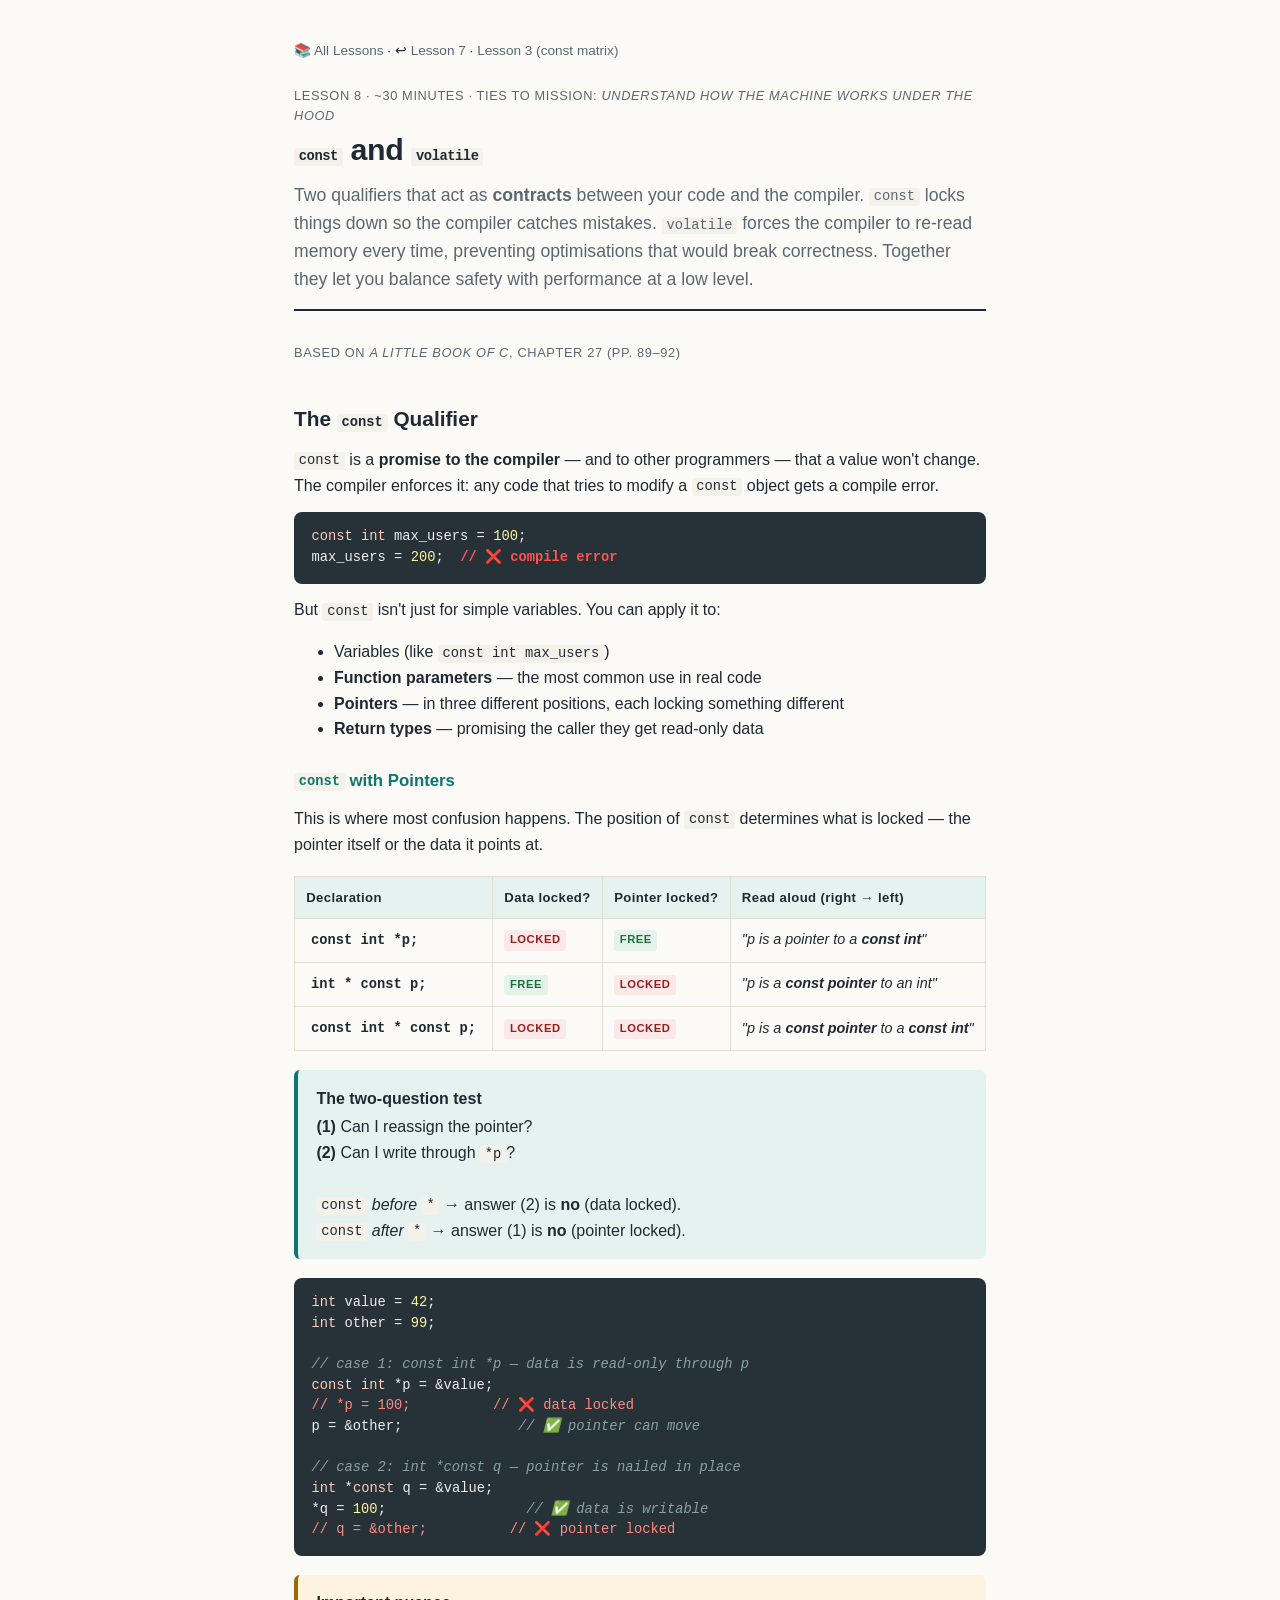
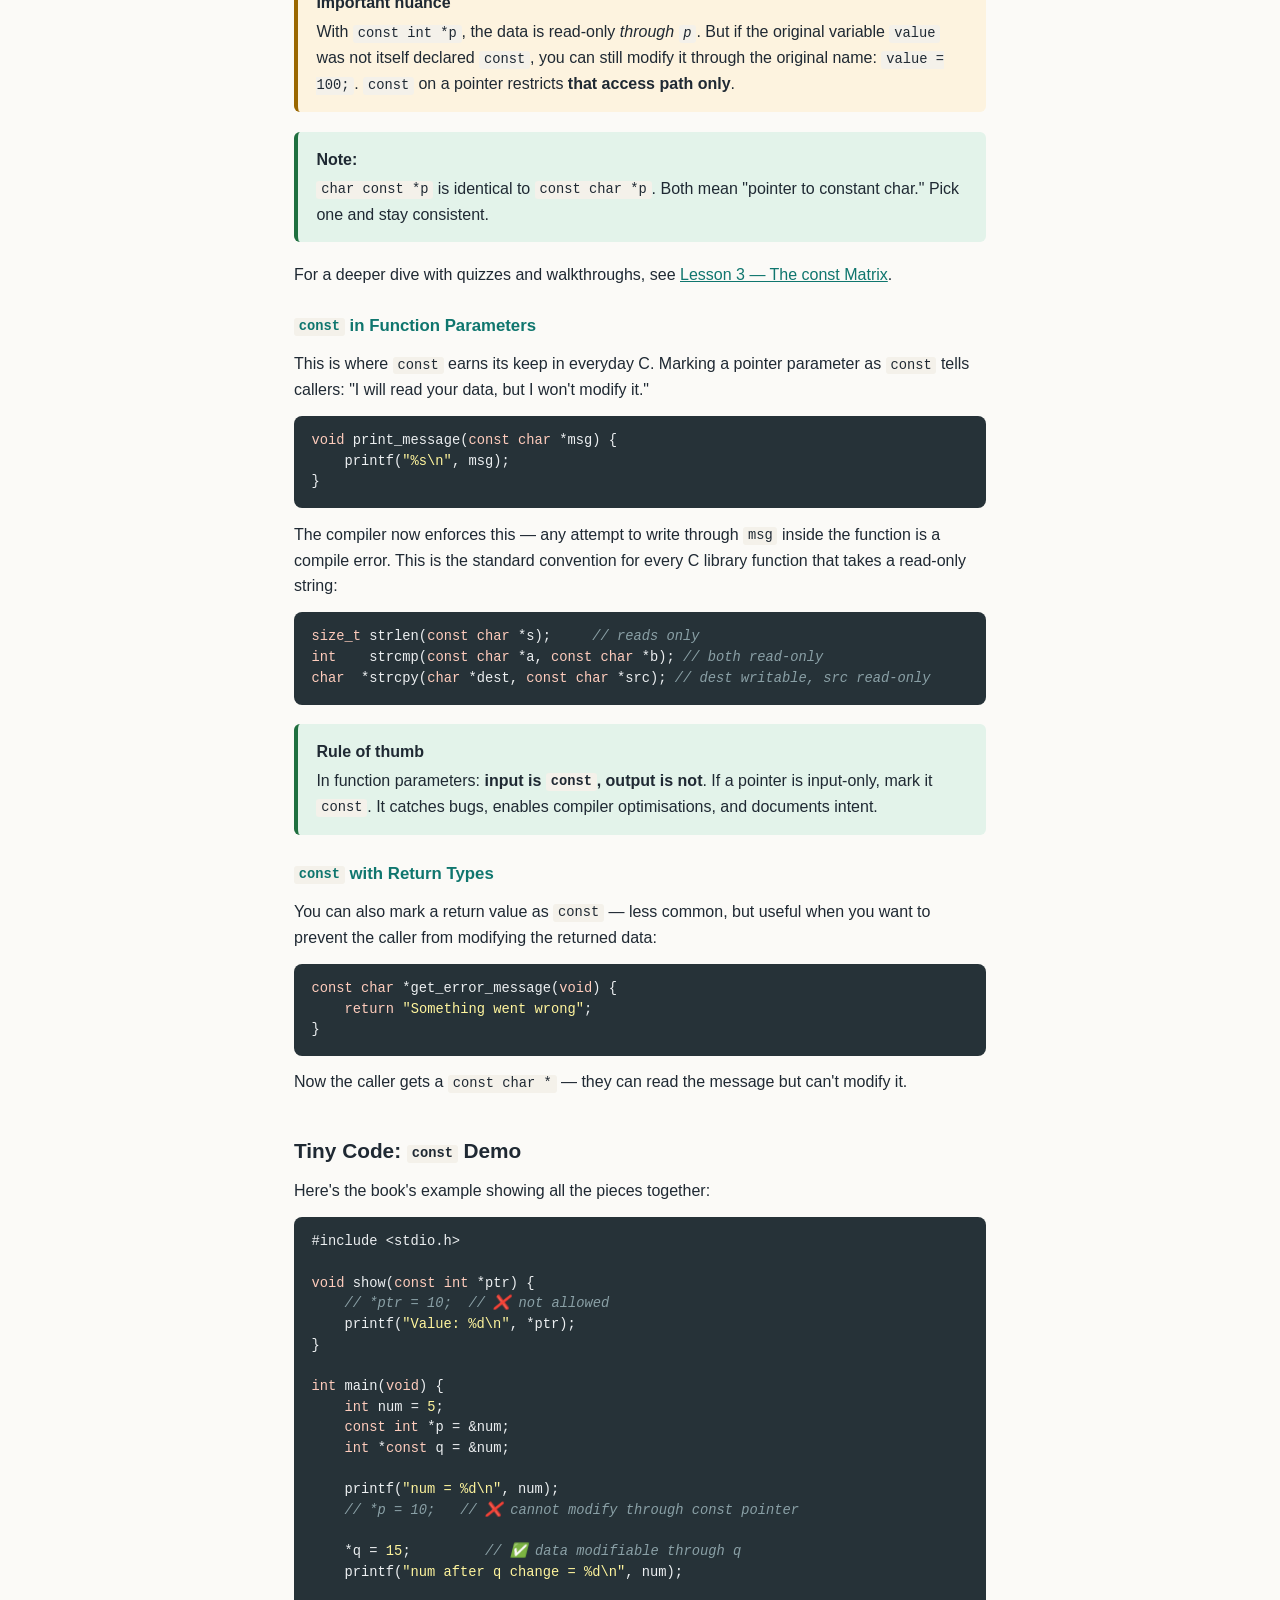
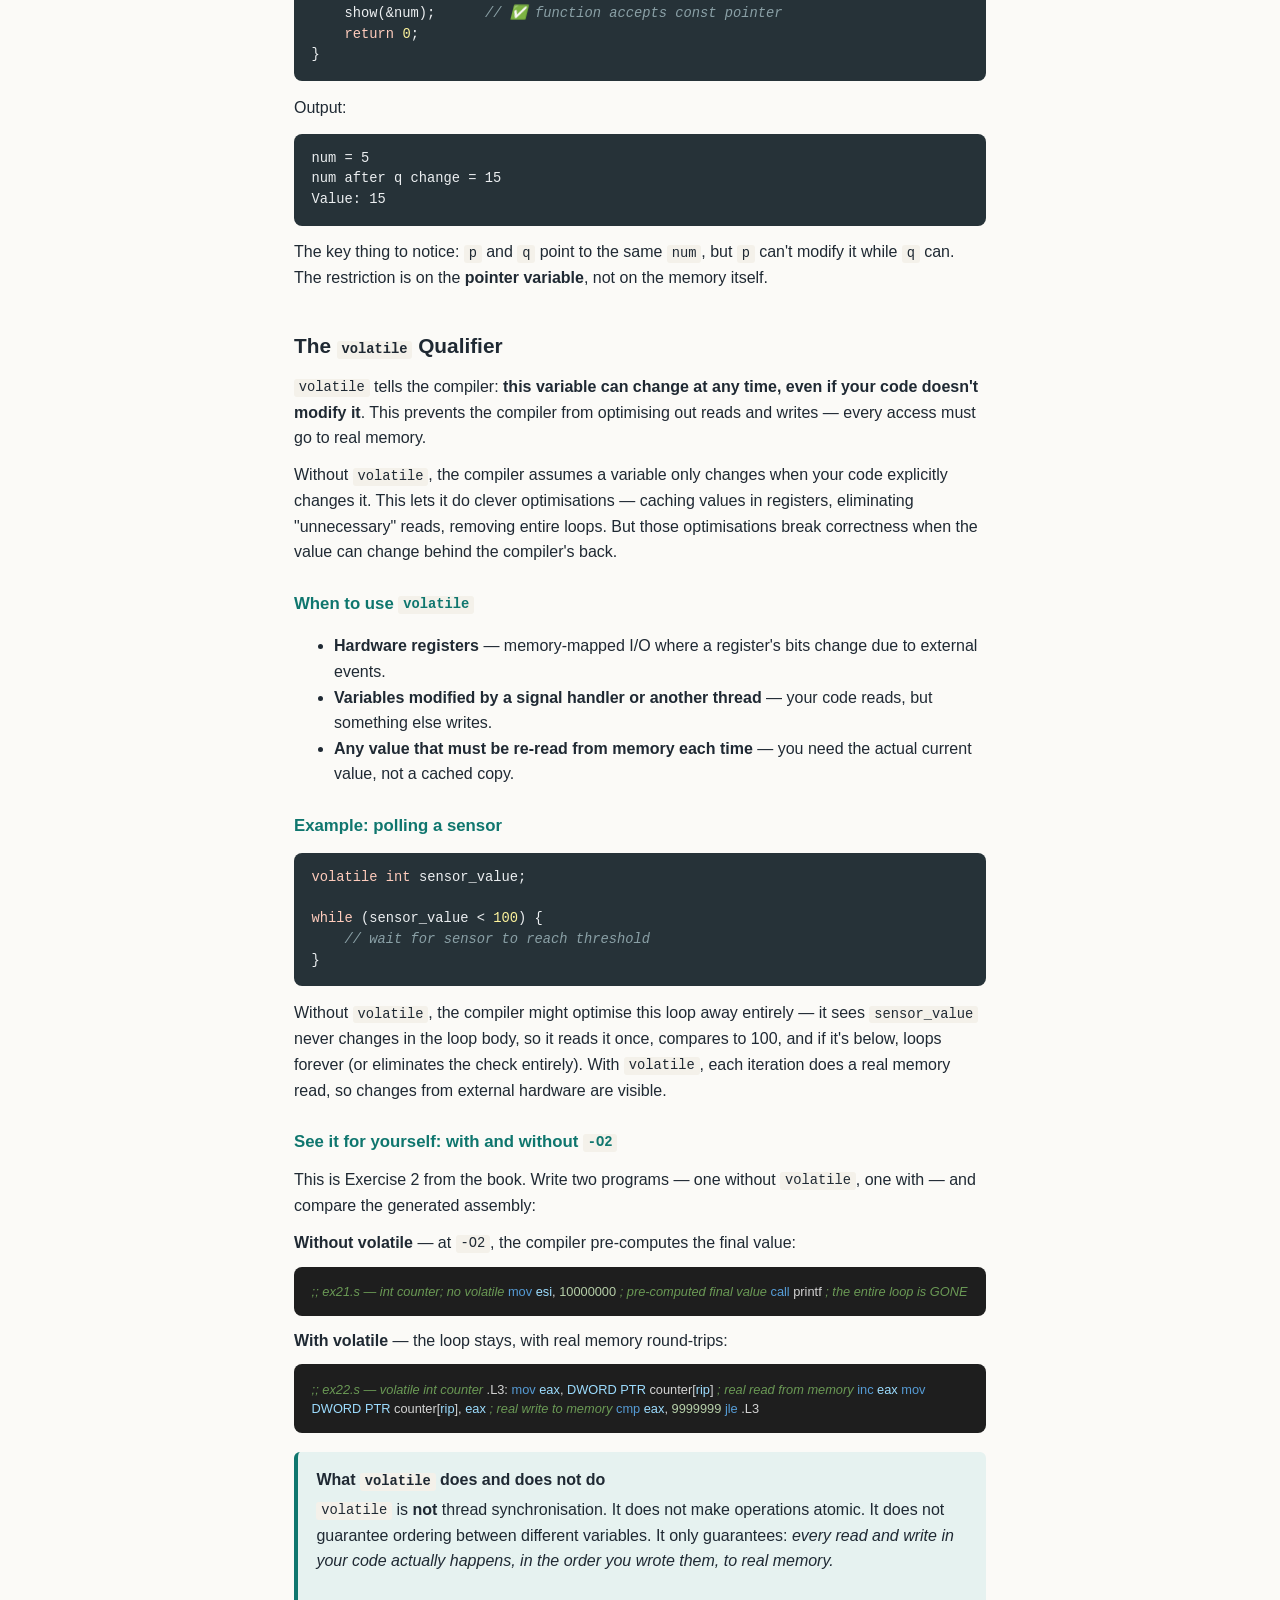
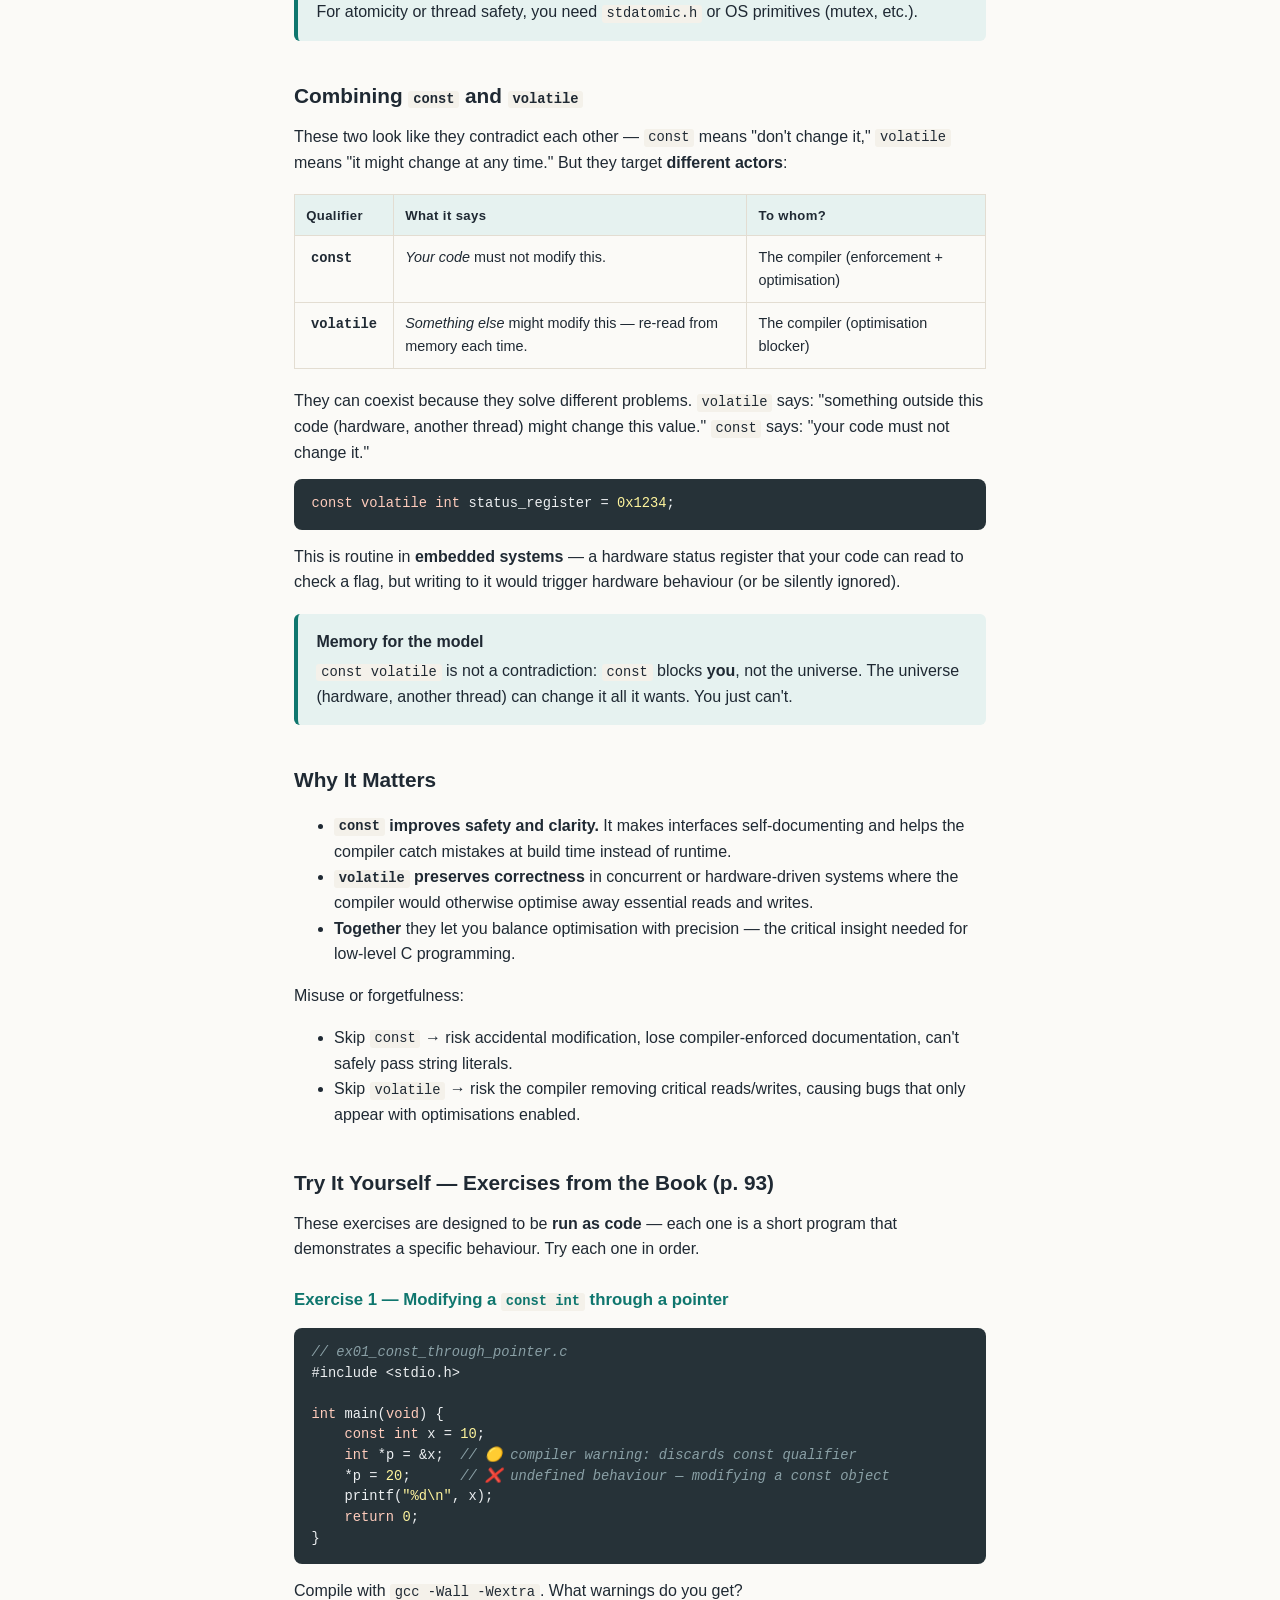
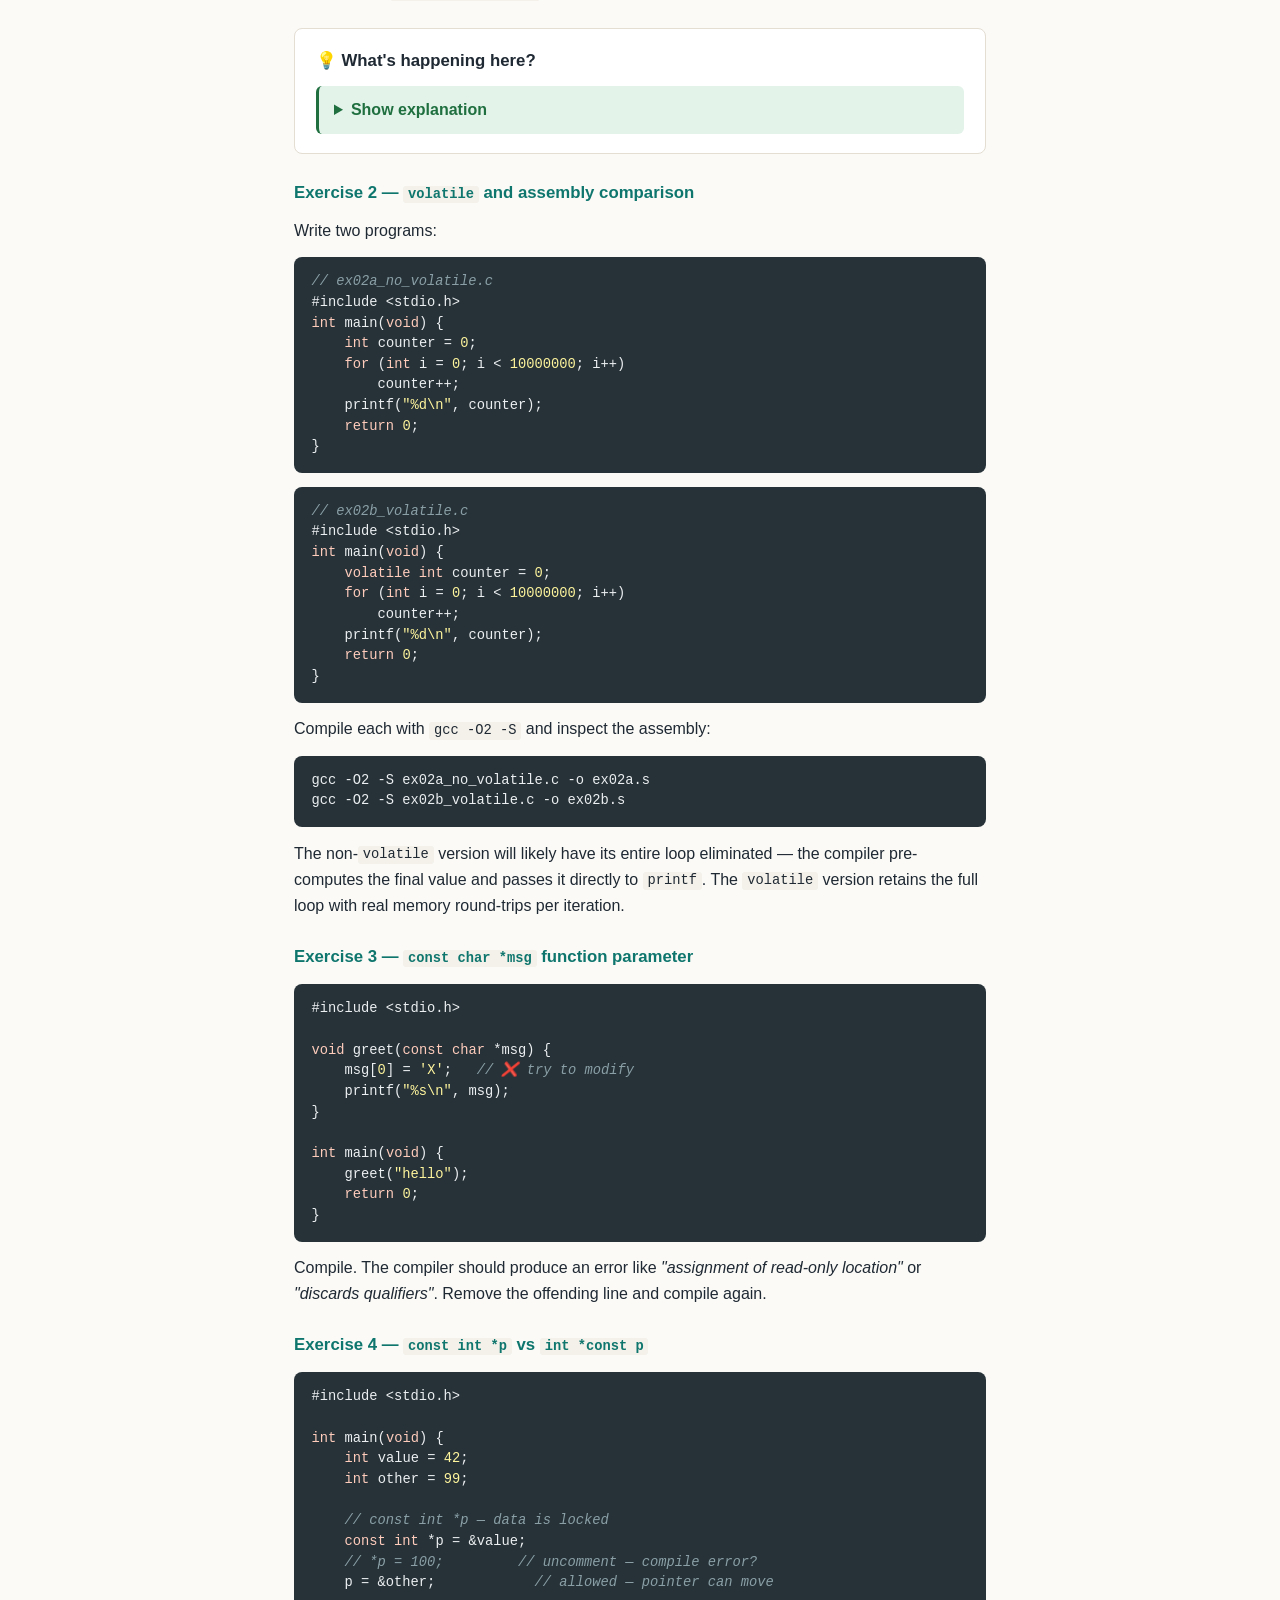
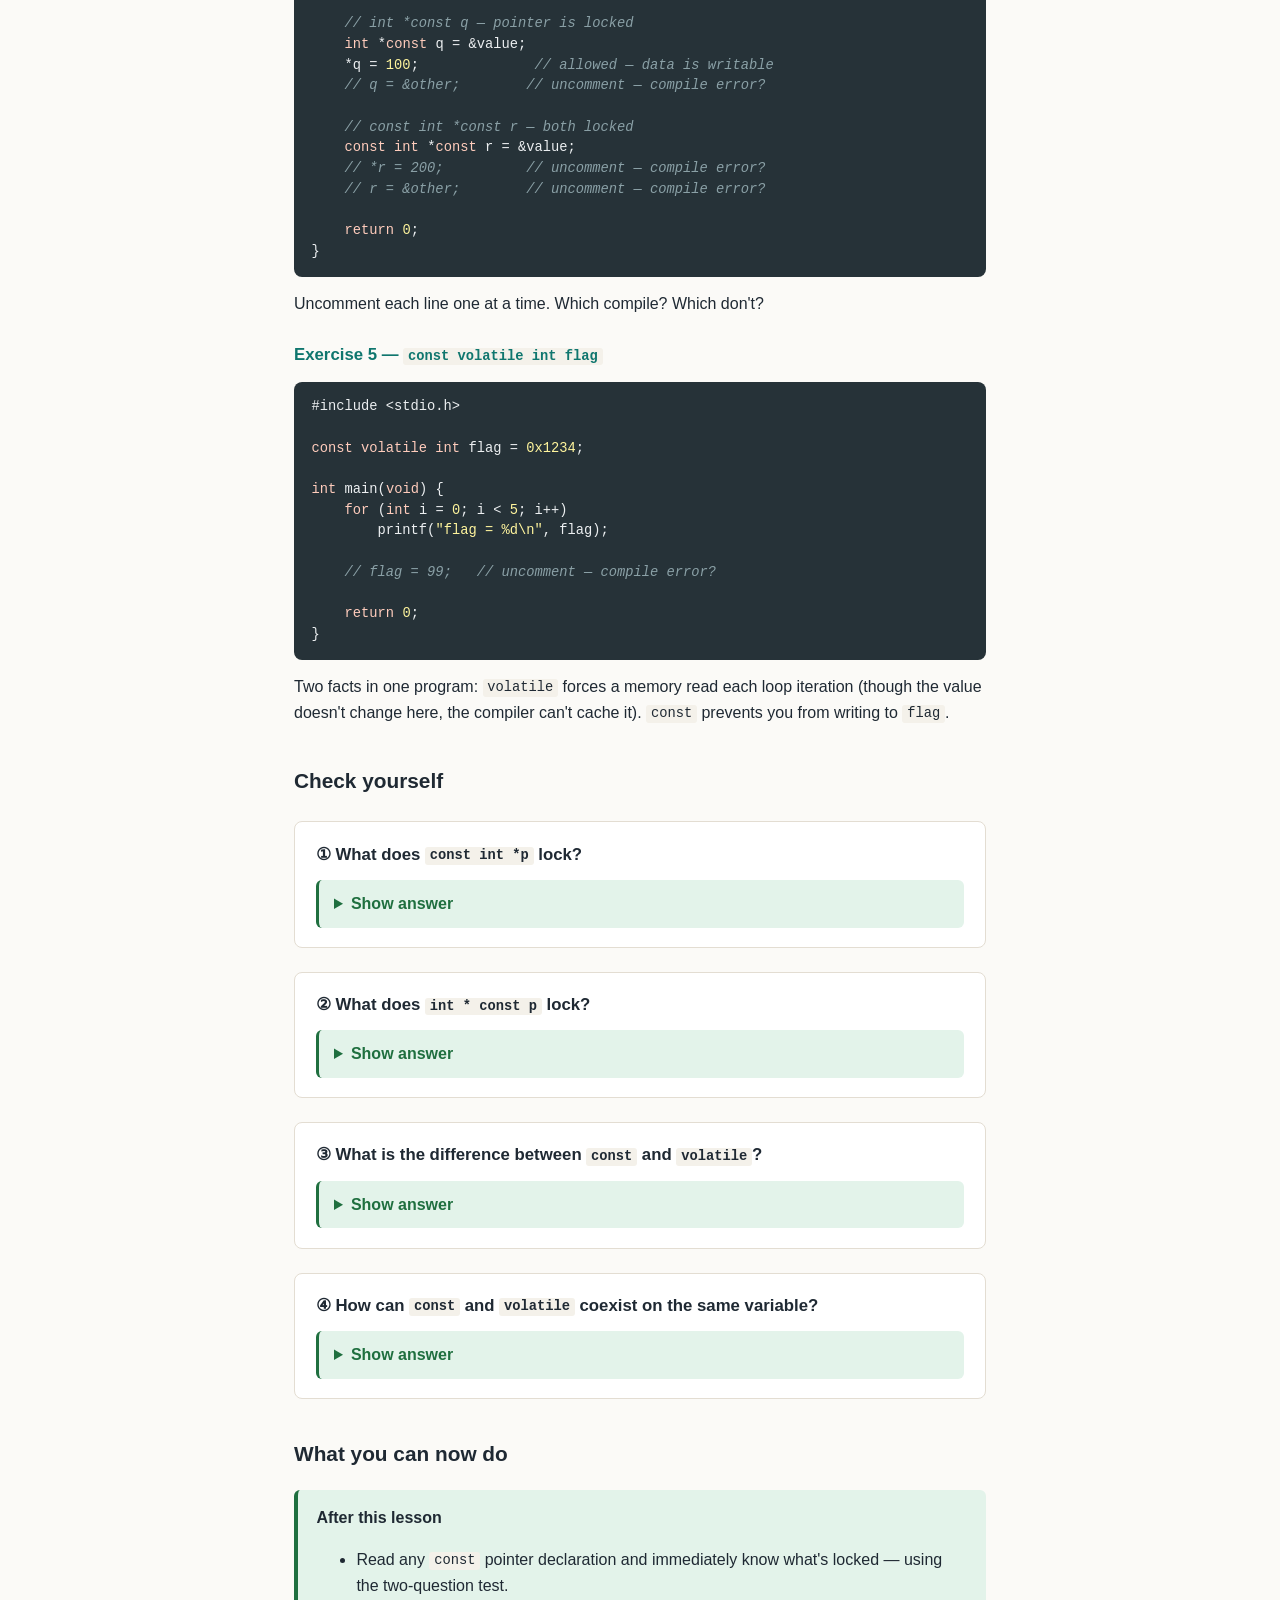
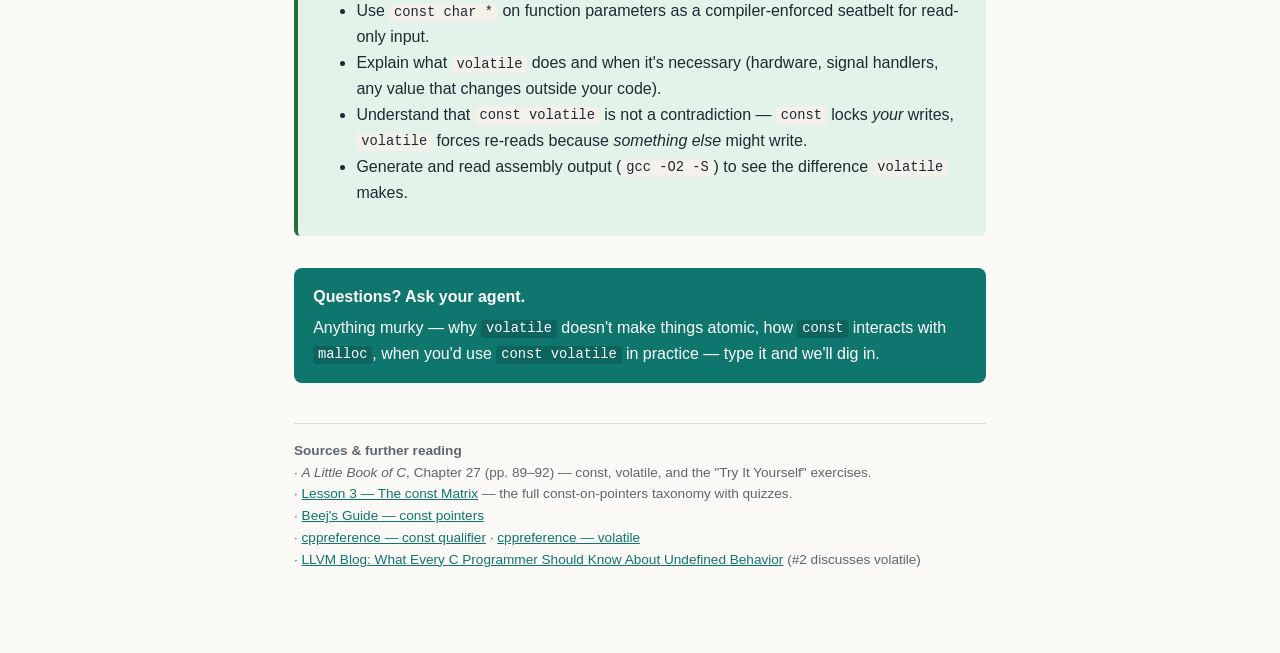
<file: lessons/0008-const-and-volatile.html>
<!DOCTYPE html>
<html lang="en">
<head>
<meta charset="utf-8">
<meta name="viewport" content="width=device-width, initial-scale=1.0">
<title>Lesson 8 — const and volatile</title>
<style>
  :root {
    --ink: #1f2933;
    --muted: #5b6770;
    --paper: #fbfaf7;
    --rule: #e3ddd2;
    --accent: #0f766e;
    --accent-soft: #e6f2f0;
    --danger: #9b1c1c;
    --danger-soft: #fbe8e8;
    --ok: #1f6f3f;
    --ok-soft: #e3f3ea;
    --code-bg: #f4f1ea;
    --warn: #9a6700;
    --warn-soft: #fdf3df;
  }
  * { box-sizing: border-box; }
  html { font-size: 16px; }
  body {
    font-family: -apple-system, BlinkMacSystemFont, "Segoe UI", "Inter", Roboto, Helvetica, Arial, sans-serif;
    color: var(--ink);
    background: var(--paper);
    line-height: 1.6;
    margin: 0 auto;
    padding: 2.5rem clamp(1rem, 5vw, 4rem);
    max-width: 820px;
  }
  .meta { font-size: 0.8rem; color: var(--muted); letter-spacing: 0.05em; text-transform: uppercase; margin-bottom: 0.3rem; }
  header { border-bottom: 2px solid var(--ink); padding-bottom: 1rem; margin-bottom: 2rem; }
  h1 { font-size: 1.9rem; margin: 0; line-height: 1.2; letter-spacing: -0.015em; }
  .lede { font-size: 1.1rem; color: var(--muted); margin: 0.8rem 0 0; }
  h2 { font-size: 1.3rem; margin: 2.4rem 0 0.6rem; }
  h3 { font-size: 1.05rem; margin: 1.6rem 0 0.4rem; color: var(--accent); }
  p { margin: 0.7rem 0; }
  code, pre {
    font-family: "JetBrains Mono", "SF Mono", "Fira Code", Consolas, Menlo, monospace;
    font-size: 0.86rem;
  }
  code { background: var(--code-bg); padding: 0.1em 0.35em; border-radius: 3px; }
  pre {
    background: #263238;
    color: #eceff1;
    padding: 0.95rem 1.1rem;
    border-radius: 8px;
    overflow-x: auto;
    line-height: 1.5;
    font-size: 0.84rem;
  }
  pre code { background: none; padding: 0; color: inherit; }
  pre .c { color: #8aa0a6; font-style: italic; }
  pre .bad { color: #ff8a80; }
  pre .good { color: #b9f6ca; }
  pre .k { color: #ffccbc; }
  pre .s { color: #fff59d; }
  pre .err { color: #ff5252; font-weight: 700; }
  pre .dim { color: #677a82; }
  .callout {
    padding: 0.95rem 1.15rem;
    border-radius: 6px;
    margin: 1.2rem 0;
    border-left: 4px solid;
  }
  .callout .h { font-weight: 700; display: block; margin-bottom: 0.2rem; }
  .principle { background: var(--accent-soft); border-color: var(--accent); }
  .danger { background: var(--danger-soft); border-color: var(--danger); }
  .warn { background: var(--warn-soft); border-color: var(--warn); }
  .ok { background: var(--ok-soft); border-color: var(--ok); }
  .quiz {
    background: #fff;
    border: 1px solid var(--rule);
    border-radius: 8px;
    padding: 1.2rem 1.3rem;
    margin: 1.5rem 0;
  }
  .quiz h3 { color: var(--ink); margin-top: 0; }
  details {
    color: var(--ink);
    margin-top: 0.7rem;
    padding: 0.7rem 0.95rem;
    background: var(--ok-soft);
    border-radius: 6px;
    border-left: 3px solid var(--ok);
  }
  details summary { cursor: pointer; font-weight: 600; color: var(--ok); }
  details[open] summary { margin-bottom: 0.5rem; }
  table {
    width: 100%;
    border-collapse: collapse;
    margin: 1.2rem 0;
    font-size: 0.9rem;
  }
  th, td {
    text-align: left;
    padding: 0.6rem 0.7rem;
    border: 1px solid var(--rule);
    vertical-align: top;
  }
  th {
    background: var(--accent-soft);
    font-weight: 600;
    font-size: 0.82rem;
    letter-spacing: 0.03em;
  }
  td:first-child code {
    background: none;
    font-weight: 700;
  }
  .tag { display: inline-block; font-size: 0.7rem; font-weight: 700; letter-spacing: 0.05em; text-transform: uppercase; padding: 0.1em 0.5em; border-radius: 3px; vertical-align: middle; }
  .tag.locked { background: var(--danger-soft); color: var(--danger); }
  .tag.free { background: var(--ok-soft); color: var(--ok); }
  .tag.neutral { background: var(--code-bg); color: var(--muted); }
  .asm {
    background: #1e1e1e;
    color: #d4d4d4;
    padding: 0.95rem 1.1rem;
    border-radius: 8px;
    overflow-x: auto;
    line-height: 1.5;
    font-size: 0.8rem;
  }
  .asm .insn { color: #569cd6; }
  .asm .reg { color: #9cdcfe; }
  .asm .num { color: #b5cea8; }
  .asm .c { color: #6a9955; font-style: italic; }
  .ask {
    background: var(--accent);
    color: #fff;
    border-radius: 8px;
    padding: 1rem 1.2rem;
    margin-top: 2rem;
  }
  .ask code { background: rgba(0,0,0,0.15); color: #fff; }
  .ask strong { display: block; margin-bottom: 0.3rem; }
  .cite { font-size: 0.85rem; color: var(--muted); border-top: 1px solid var(--rule); margin-top: 2.5rem; padding-top: 1rem; }
  a { color: var(--accent); }
  .nav { font-size: 0.85rem; margin-bottom: 1.5rem; }
  .nav a { color: var(--muted); text-decoration: none; }
  @media print {
    body { padding: 1rem; max-width: 100%; }
    pre { white-space: pre-wrap; word-break: break-word; }
    details > *:not(summary) { display: block !important; }
    .ask, .task { background: none; border: 1px solid var(--ink); color: var(--ink); }
  }
</style>
</head>
<body>

<div class="nav">📚 <a href="../index.html">All Lessons</a> · ↩ <a href="../lessons/0007-memory-errors-and-defensive-programming.html">Lesson 7</a> · <a href="../lessons/0003-const-qualifier-matrix.html">Lesson 3 (const matrix)</a></div>

<div class="meta">Lesson 8 · ~30 minutes · ties to mission: <em>understand how the machine works under the hood</em></div>

<header>
  <h1><code>const</code> and <code>volatile</code></h1>
  <p class="lede">Two qualifiers that act as <strong>contracts</strong> between your code and the compiler. <code>const</code> locks things down so the compiler catches mistakes. <code>volatile</code> forces the compiler to re-read memory every time, preventing optimisations that would break correctness. Together they let you balance safety with performance at a low level.</p>
</header>

<p class="meta">Based on <em>A Little Book of C</em>, Chapter 27 (pp. 89–92)</p>

<!-- ──────────────────────────────────────────────────────────── -->

<h2>The <code>const</code> Qualifier</h2>

<p><code>const</code> is a <strong>promise to the compiler</strong> — and to other programmers — that a value won't change. The compiler enforces it: any code that tries to modify a <code>const</code> object gets a compile error.</p>

<pre><code><span class="k">const int</span> max_users = <span class="s">100</span>;
max_users = <span class="s">200</span>;  <span class="err">// ❌ compile error</span></code></pre>

<p>But <code>const</code> isn't just for simple variables. You can apply it to:</p>
<ul>
  <li>Variables (like <code>const int max_users</code>)</li>
  <li><strong>Function parameters</strong> — the most common use in real code</li>
  <li><strong>Pointers</strong> — in three different positions, each locking something different</li>
  <li><strong>Return types</strong> — promising the caller they get read-only data</li>
</ul>

<h3><code>const</code> with Pointers</h3>

<p>This is where most confusion happens. The position of <code>const</code> determines what is locked — the pointer itself or the data it points at.</p>

<table>
  <tr><th>Declaration</th><th>Data locked?</th><th>Pointer locked?</th><th>Read aloud (right → left)</th></tr>
  <tr>
    <td><code>const int *p;</code></td>
    <td><span class="tag locked">locked</span></td>
    <td><span class="tag free">free</span></td>
    <td><em>"p is a pointer to a <strong>const int</strong>"</em></td>
  </tr>
  <tr>
    <td><code>int * const p;</code></td>
    <td><span class="tag free">free</span></td>
    <td><span class="tag locked">locked</span></td>
    <td><em>"p is a <strong>const pointer</strong> to an int"</em></td>
  </tr>
  <tr>
    <td><code>const int * const p;</code></td>
    <td><span class="tag locked">locked</span></td>
    <td><span class="tag locked">locked</span></td>
    <td><em>"p is a <strong>const pointer</strong> to a <strong>const int</strong>"</em></td>
  </tr>
</table>

<div class="callout principle">
  <span class="h">The two-question test</span>
  <strong>(1)</strong> Can I reassign the pointer?<br>
  <strong>(2)</strong> Can I write through <code>*p</code>?<br><br>
  <code>const</code> <em>before</em> <code>*</code> → answer (2) is <strong>no</strong> (data locked).<br>
  <code>const</code> <em>after</em> <code>*</code> → answer (1) is <strong>no</strong> (pointer locked).
</div>

<pre><code><span class="k">int</span> value = <span class="s">42</span>;
<span class="k">int</span> other = <span class="s">99</span>;

<span class="c">// case 1: const int *p — data is read-only through p</span>
<span class="k">const int</span> *p = &amp;value;
<span class="bad">// *p = 100;          // ❌ data locked</span>
p = &amp;other;              <span class="c">// ✅ pointer can move</span>

<span class="c">// case 2: int *const q — pointer is nailed in place</span>
<span class="k">int</span> *<span class="k">const</span> q = &amp;value;
*q = <span class="s">100</span>;                 <span class="c">// ✅ data is writable</span>
<span class="bad">// q = &amp;other;          // ❌ pointer locked</span></code></pre>

<div class="callout warn">
  <span class="h">Important nuance</span>
  With <code>const int *p</code>, the data is read-only <em>through <code>p</code></em>. But if the original variable <code>value</code> was not itself declared <code>const</code>, you can still modify it through the original name: <code>value = 100;</code>. <code>const</code> on a pointer restricts <strong>that access path only</strong>.
</div>

<div class="callout ok">
  <span class="h">Note:</span> <code>char const *p</code> is identical to <code>const char *p</code>. Both mean "pointer to constant char." Pick one and stay consistent.
</div>

<p>For a deeper dive with quizzes and walkthroughs, see <a href="../lessons/0003-const-qualifier-matrix.html">Lesson 3 — The const Matrix</a>.</p>

<h3><code>const</code> in Function Parameters</h3>

<p>This is where <code>const</code> earns its keep in everyday C. Marking a pointer parameter as <code>const</code> tells callers: "I will read your data, but I won't modify it."</p>

<pre><code><span class="k">void</span> print_message(<span class="k">const char</span> *msg) {
    printf(<span class="s">"%s\n"</span>, msg);
}</code></pre>

<p>The compiler now enforces this — any attempt to write through <code>msg</code> inside the function is a compile error. This is the standard convention for every C library function that takes a read-only string:</p>

<pre><code><span class="k">size_t</span> strlen(<span class="k">const char</span> *s);     <span class="c">// reads only</span>
<span class="k">int</span>    strcmp(<span class="k">const char</span> *a, <span class="k">const char</span> *b); <span class="c">// both read-only</span>
<span class="k">char</span>  *strcpy(<span class="k">char</span> *dest, <span class="k">const char</span> *src); <span class="c">// dest writable, src read-only</span></code></pre>

<div class="callout ok">
  <span class="h">Rule of thumb</span>
  In function parameters: <strong>input is <code>const</code>, output is not</strong>. If a pointer is input-only, mark it <code>const</code>. It catches bugs, enables compiler optimisations, and documents intent.
</div>

<h3><code>const</code> with Return Types</h3>

<p>You can also mark a return value as <code>const</code> — less common, but useful when you want to prevent the caller from modifying the returned data:</p>

<pre><code><span class="k">const char</span> *get_error_message(<span class="k">void</span>) {
    <span class="k">return</span> <span class="s">"Something went wrong"</span>;
}</code></pre>

<p>Now the caller gets a <code>const char *</code> — they can read the message but can't modify it.</p>

<!-- ──────────────────────────────────────────────────────────── -->

<h2>Tiny Code: <code>const</code> Demo</h2>

<p>Here's the book's example showing all the pieces together:</p>

<pre><code><span class="preproc">#include &lt;stdio.h&gt;</span>

<span class="k">void</span> show(<span class="k">const int</span> *ptr) {
    <span class="c">// *ptr = 10;  // ❌ not allowed</span>
    printf(<span class="s">"Value: %d\n"</span>, *ptr);
}

<span class="k">int</span> main(<span class="k">void</span>) {
    <span class="k">int</span> num = <span class="s">5</span>;
    <span class="k">const int</span> *p = &amp;num;
    <span class="k">int</span> *<span class="k">const</span> q = &amp;num;

    printf(<span class="s">"num = %d\n"</span>, num);
    <span class="c">// *p = 10;   // ❌ cannot modify through const pointer</span>

    *q = <span class="s">15</span>;         <span class="c">// ✅ data modifiable through q</span>
    printf(<span class="s">"num after q change = %d\n"</span>, num);

    show(&amp;num);      <span class="c">// ✅ function accepts const pointer</span>
    <span class="k">return</span> <span class="s">0</span>;
}</code></pre>

<p>Output:</p>
<pre><code>num = 5
num after q change = 15
Value: 15</code></pre>

<p>The key thing to notice: <code>p</code> and <code>q</code> point to the same <code>num</code>, but <code>p</code> can't modify it while <code>q</code> can. The restriction is on the <strong>pointer variable</strong>, not on the memory itself.</p>

<!-- ──────────────────────────────────────────────────────────── -->

<h2>The <code>volatile</code> Qualifier</h2>

<p><code>volatile</code> tells the compiler: <strong>this variable can change at any time, even if your code doesn't modify it</strong>. This prevents the compiler from optimising out reads and writes — every access must go to real memory.</p>

<p>Without <code>volatile</code>, the compiler assumes a variable only changes when your code explicitly changes it. This lets it do clever optimisations — caching values in registers, eliminating "unnecessary" reads, removing entire loops. But those optimisations break correctness when the value can change behind the compiler's back.</p>

<h3>When to use <code>volatile</code></h3>

<ul>
  <li><strong>Hardware registers</strong> — memory-mapped I/O where a register's bits change due to external events.</li>
  <li><strong>Variables modified by a signal handler or another thread</strong> — your code reads, but something else writes.</li>
  <li><strong>Any value that must be re-read from memory each time</strong> — you need the actual current value, not a cached copy.</li>
</ul>

<h3>Example: polling a sensor</h3>

<pre><code><span class="k">volatile int</span> sensor_value;

<span class="k">while</span> (sensor_value &lt; <span class="s">100</span>) {
    <span class="c">// wait for sensor to reach threshold</span>
}</code></pre>

<p>Without <code>volatile</code>, the compiler might optimise this loop away entirely — it sees <code>sensor_value</code> never changes in the loop body, so it reads it once, compares to 100, and if it's below, loops forever (or eliminates the check entirely). With <code>volatile</code>, each iteration does a real memory read, so changes from external hardware are visible.</p>

<h3>See it for yourself: with and without <code>-O2</code></h3>

<p>This is Exercise 2 from the book. Write two programs — one without <code>volatile</code>, one with — and compare the generated assembly:</p>

<p><strong>Without volatile</strong> — at <code>-O2</code>, the compiler pre-computes the final value:</p>
<div class="asm">
<span class="c">;; ex21.s — int counter; no volatile</span>
<span class="insn">mov</span> <span class="reg">esi</span>, <span class="num">10000000</span>   <span class="c">; pre-computed final value</span>
<span class="insn">call</span> printf         <span class="c">; the entire loop is GONE</span>
</div>

<p><strong>With volatile</strong> — the loop stays, with real memory round-trips:</p>
<div class="asm">
<span class="c">;; ex22.s — volatile int counter</span>
.L3:
<span class="insn">mov</span> <span class="reg">eax</span>, <span class="reg">DWORD PTR</span> counter[<span class="reg">rip</span>]  <span class="c">; real read from memory</span>
<span class="insn">inc</span> <span class="reg">eax</span>
<span class="insn">mov</span> <span class="reg">DWORD PTR</span> counter[<span class="reg">rip</span>], <span class="reg">eax</span>  <span class="c">; real write to memory</span>
<span class="insn">cmp</span> <span class="reg">eax</span>, <span class="num">9999999</span>
<span class="insn">jle</span> .L3
</div>

<div class="callout principle">
  <span class="h">What <code>volatile</code> does and does not do</span>
  <code>volatile</code> is <strong>not</strong> thread synchronisation. It does not make operations atomic. It does not guarantee ordering between different variables. It only guarantees: <em>every read and write in your code actually happens, in the order you wrote them, to real memory.</em><br><br>
  For atomicity or thread safety, you need <code>stdatomic.h</code> or OS primitives (mutex, etc.).
</div>

<!-- ──────────────────────────────────────────────────────────── -->

<h2>Combining <code>const</code> and <code>volatile</code></h2>

<p>These two look like they contradict each other — <code>const</code> means "don't change it," <code>volatile</code> means "it might change at any time." But they target <strong>different actors</strong>:</p>

<table>
  <tr><th>Qualifier</th><th>What it says</th><th>To whom?</th></tr>
  <tr><td><code>const</code></td><td><em>Your code</em> must not modify this.</td><td>The compiler (enforcement + optimisation)</td></tr>
  <tr><td><code>volatile</code></td><td><em>Something else</em> might modify this — re-read from memory each time.</td><td>The compiler (optimisation blocker)</td></tr>
</table>

<p>They can coexist because they solve different problems. <code>volatile</code> says: "something outside this code (hardware, another thread) might change this value." <code>const</code> says: "your code must not change it."</p>

<pre><code><span class="k">const volatile int</span> status_register = <span class="s">0x1234</span>;
</code></pre>

<p>This is routine in <strong>embedded systems</strong> — a hardware status register that your code can read to check a flag, but writing to it would trigger hardware behaviour (or be silently ignored).</p>

<div class="callout principle">
  <span class="h">Memory for the model</span>
  <code>const volatile</code> is not a contradiction: <code>const</code> blocks <strong>you</strong>, not the universe. The universe (hardware, another thread) can change it all it wants. You just can't.
</div>

<!-- ──────────────────────────────────────────────────────────── -->

<h2>Why It Matters</h2>

<ul>
  <li><strong><code>const</code> improves safety and clarity.</strong> It makes interfaces self-documenting and helps the compiler catch mistakes at build time instead of runtime.</li>
  <li><strong><code>volatile</code> preserves correctness</strong> in concurrent or hardware-driven systems where the compiler would otherwise optimise away essential reads and writes.</li>
  <li><strong>Together</strong> they let you balance optimisation with precision — the critical insight needed for low-level C programming.</li>
</ul>

<p>Misuse or forgetfulness:</p>
<ul>
  <li>Skip <code>const</code> → risk accidental modification, lose compiler-enforced documentation, can't safely pass string literals.</li>
  <li>Skip <code>volatile</code> → risk the compiler removing critical reads/writes, causing bugs that only appear with optimisations enabled.</li>
</ul>

<!-- ──────────────────────────────────────────────────────────── -->

<h2>Try It Yourself — Exercises from the Book (p. 93)</h2>

<p>These exercises are designed to be <strong>run as code</strong> — each one is a short program that demonstrates a specific behaviour. Try each one in order.</p>

<h3>Exercise 1 — Modifying a <code>const int</code> through a pointer</h3>

<pre><code><span class="c">// ex01_const_through_pointer.c</span>
<span class="preproc">#include &lt;stdio.h&gt;</span>

<span class="k">int</span> main(<span class="k">void</span>) {
    <span class="k">const int</span> x = <span class="s">10</span>;
    <span class="k">int</span> *p = &amp;x;  <span class="c">// 🟡 compiler warning: discards const qualifier</span>
    *p = <span class="s">20</span>;      <span class="c">// ❌ undefined behaviour — modifying a const object</span>
    printf(<span class="s">"%d\n"</span>, x);
    <span class="k">return</span> <span class="s">0</span>;
}</code></pre>

<p>Compile with <code>gcc -Wall -Wextra</code>. What warnings do you get?</p>

<div class="quiz">
  <h3>💡 What's happening here?</h3>
  <details><summary>Show explanation</summary>
  The compiler warns because <code>int *p = &amp;x</code> discards the <code>const</code> qualifier — you're pointing a non-const pointer at const data. Even if the assignment <code>*p = 20</code> appears to work (it might, or might not), this is <strong>undefined behaviour</strong>. The compiler is allowed to put <code>x</code> in read-only memory, and writing through <code>p</code> would crash.
  </details>
</div>

<h3>Exercise 2 — <code>volatile</code> and assembly comparison</h3>

<p>Write two programs:</p>

<pre><code><span class="c">// ex02a_no_volatile.c</span>
<span class="preproc">#include &lt;stdio.h&gt;</span>
<span class="k">int</span> main(<span class="k">void</span>) {
    <span class="k">int</span> counter = <span class="s">0</span>;
    <span class="k">for</span> (<span class="k">int</span> i = <span class="s">0</span>; i &lt; <span class="s">10000000</span>; i++)
        counter++;
    printf(<span class="s">"%d\n"</span>, counter);
    <span class="k">return</span> <span class="s">0</span>;
}</code></pre>

<pre><code><span class="c">// ex02b_volatile.c</span>
<span class="preproc">#include &lt;stdio.h&gt;</span>
<span class="k">int</span> main(<span class="k">void</span>) {
    <span class="k">volatile int</span> counter = <span class="s">0</span>;
    <span class="k">for</span> (<span class="k">int</span> i = <span class="s">0</span>; i &lt; <span class="s">10000000</span>; i++)
        counter++;
    printf(<span class="s">"%d\n"</span>, counter);
    <span class="k">return</span> <span class="s">0</span>;
}</code></pre>

<p>Compile each with <code>gcc -O2 -S</code> and inspect the assembly:</p>
<pre><code>gcc -O2 -S ex02a_no_volatile.c -o ex02a.s
gcc -O2 -S ex02b_volatile.c -o ex02b.s</code></pre>

<p>The non-<code>volatile</code> version will likely have its entire loop eliminated — the compiler pre-computes the final value and passes it directly to <code>printf</code>. The <code>volatile</code> version retains the full loop with real memory round-trips per iteration.</p>

<h3>Exercise 3 — <code>const char *msg</code> function parameter</h3>

<pre><code><span class="preproc">#include &lt;stdio.h&gt;</span>

<span class="k">void</span> greet(<span class="k">const char</span> *msg) {
    msg[<span class="s">0</span>] = <span class="s">'X'</span>;   <span class="c">// ❌ try to modify</span>
    printf(<span class="s">"%s\n"</span>, msg);
}

<span class="k">int</span> main(<span class="k">void</span>) {
    greet(<span class="s">"hello"</span>);
    <span class="k">return</span> <span class="s">0</span>;
}</code></pre>

<p>Compile. The compiler should produce an error like <em>"assignment of read-only location"</em> or <em>"discards qualifiers"</em>. Remove the offending line and compile again.</p>

<h3>Exercise 4 — <code>const int *p</code> vs <code>int *const p</code></h3>

<pre><code><span class="preproc">#include &lt;stdio.h&gt;</span>

<span class="k">int</span> main(<span class="k">void</span>) {
    <span class="k">int</span> value = <span class="s">42</span>;
    <span class="k">int</span> other = <span class="s">99</span>;

    <span class="c">// const int *p — data is locked</span>
    <span class="k">const int</span> *p = &amp;value;
    <span class="c">// *p = 100;         // uncomment — compile error?</span>
    p = &amp;other;            <span class="c">// allowed — pointer can move</span>

    <span class="c">// int *const q — pointer is locked</span>
    <span class="k">int</span> *<span class="k">const</span> q = &amp;value;
    *q = <span class="s">100</span>;              <span class="c">// allowed — data is writable</span>
    <span class="c">// q = &amp;other;        // uncomment — compile error?</span>

    <span class="c">// const int *const r — both locked</span>
    <span class="k">const int</span> *<span class="k">const</span> r = &amp;value;
    <span class="c">// *r = 200;          // uncomment — compile error?</span>
    <span class="c">// r = &amp;other;        // uncomment — compile error?</span>

    <span class="k">return</span> <span class="s">0</span>;
}</code></pre>

<p>Uncomment each line one at a time. Which compile? Which don't?</p>

<h3>Exercise 5 — <code>const volatile int flag</code></h3>

<pre><code><span class="preproc">#include &lt;stdio.h&gt;</span>

<span class="k">const volatile int</span> flag = <span class="s">0x1234</span>;

<span class="k">int</span> main(<span class="k">void</span>) {
    <span class="k">for</span> (<span class="k">int</span> i = <span class="s">0</span>; i &lt; <span class="s">5</span>; i++)
        printf(<span class="s">"flag = %d\n"</span>, flag);

    <span class="c">// flag = 99;   // uncomment — compile error?</span>

    <span class="k">return</span> <span class="s">0</span>;
}</code></pre>

<p>Two facts in one program: <code>volatile</code> forces a memory read each loop iteration (though the value doesn't change here, the compiler can't cache it). <code>const</code> prevents you from writing to <code>flag</code>.</p>

<!-- ──────────────────────────────────────────────────────────── -->

<h2>Check yourself</h2>

<div class="quiz">
  <h3>① What does <code>const int *p</code> lock?</h3>
  <details><summary>Show answer</summary>
  The <strong>data</strong> — <code>*p</code> is read-only. The pointer itself can be reassigned. Read: "p is a pointer to a constant int."
  </details>
</div>

<div class="quiz">
  <h3>② What does <code>int * const p</code> lock?</h3>
  <details><summary>Show answer</summary>
  The <strong>pointer</strong> — <code>p</code> cannot point elsewhere. The data it points at is writable. Read: "p is a constant pointer to an int."
  </details>
</div>

<div class="quiz">
  <h3>③ What is the difference between <code>const</code> and <code>volatile</code>?</h3>
  <details><summary>Show answer</summary>
  <code>const</code> prevents <em>your code</em> from modifying a variable. <code>volatile</code> prevents the <em>compiler</em> from optimising away reads/writes, because something outside your code might change the value.
  </details>
</div>

<div class="quiz">
  <h3>④ How can <code>const</code> and <code>volatile</code> coexist on the same variable?</h3>
  <details><summary>Show answer</summary>
  Because they restrict <strong>different actors</strong>. <code>const</code> says <em>you</em> can't write. <code>volatile</code> says the <em>compiler</em> must re-read every time. Something else (hardware, another thread) can change the value — you just can't.
  </details>
</div>

<!-- ──────────────────────────────────────────────────────────── -->

<h2>What you can now do</h2>

<div class="callout ok">
  <span class="h">After this lesson</span>
  <ul>
    <li>Read any <code>const</code> pointer declaration and immediately know what's locked — using the two-question test.</li>
    <li>Use <code>const char *</code> on function parameters as a compiler-enforced seatbelt for read-only input.</li>
    <li>Explain what <code>volatile</code> does and when it's necessary (hardware, signal handlers, any value that changes outside your code).</li>
    <li>Understand that <code>const volatile</code> is not a contradiction — <code>const</code> locks <em>your</em> writes, <code>volatile</code> forces re-reads because <em>something else</em> might write.</li>
    <li>Generate and read assembly output (<code>gcc -O2 -S</code>) to see the difference <code>volatile</code> makes.</li>
  </ul>
</div>

<div class="ask">
  <strong>Questions? Ask your agent.</strong>
  Anything murky — why <code>volatile</code> doesn't make things atomic, how <code>const</code> interacts with <code>malloc</code>, when you'd use <code>const volatile</code> in practice — type it and we'll dig in.
</div>

<div class="cite">
  <strong>Sources &amp; further reading</strong><br>
  · <em>A Little Book of C</em>, Chapter 27 (pp. 89–92) — const, volatile, and the "Try It Yourself" exercises.<br>
  · <a href="../lessons/0003-const-qualifier-matrix.html">Lesson 3 — The const Matrix</a> — the full const-on-pointers taxonomy with quizzes.<br>
  · <a href="https://beej.us/guide/bgc/html/split/pointers.html#pointers-to-const">Beej's Guide — const pointers</a><br>
  · <a href="https://en.cppreference.com/w/c/language/const">cppreference — const qualifier</a> · <a href="https://en.cppreference.com/w/c/language/volatile">cppreference — volatile</a><br>
  · <a href="https://blog.llvm.org/2011/05/what-every-c-programmer-should-know_14.html">LLVM Blog: What Every C Programmer Should Know About Undefined Behavior</a> (#2 discusses volatile)
</div>

</body>
</html>
</file>
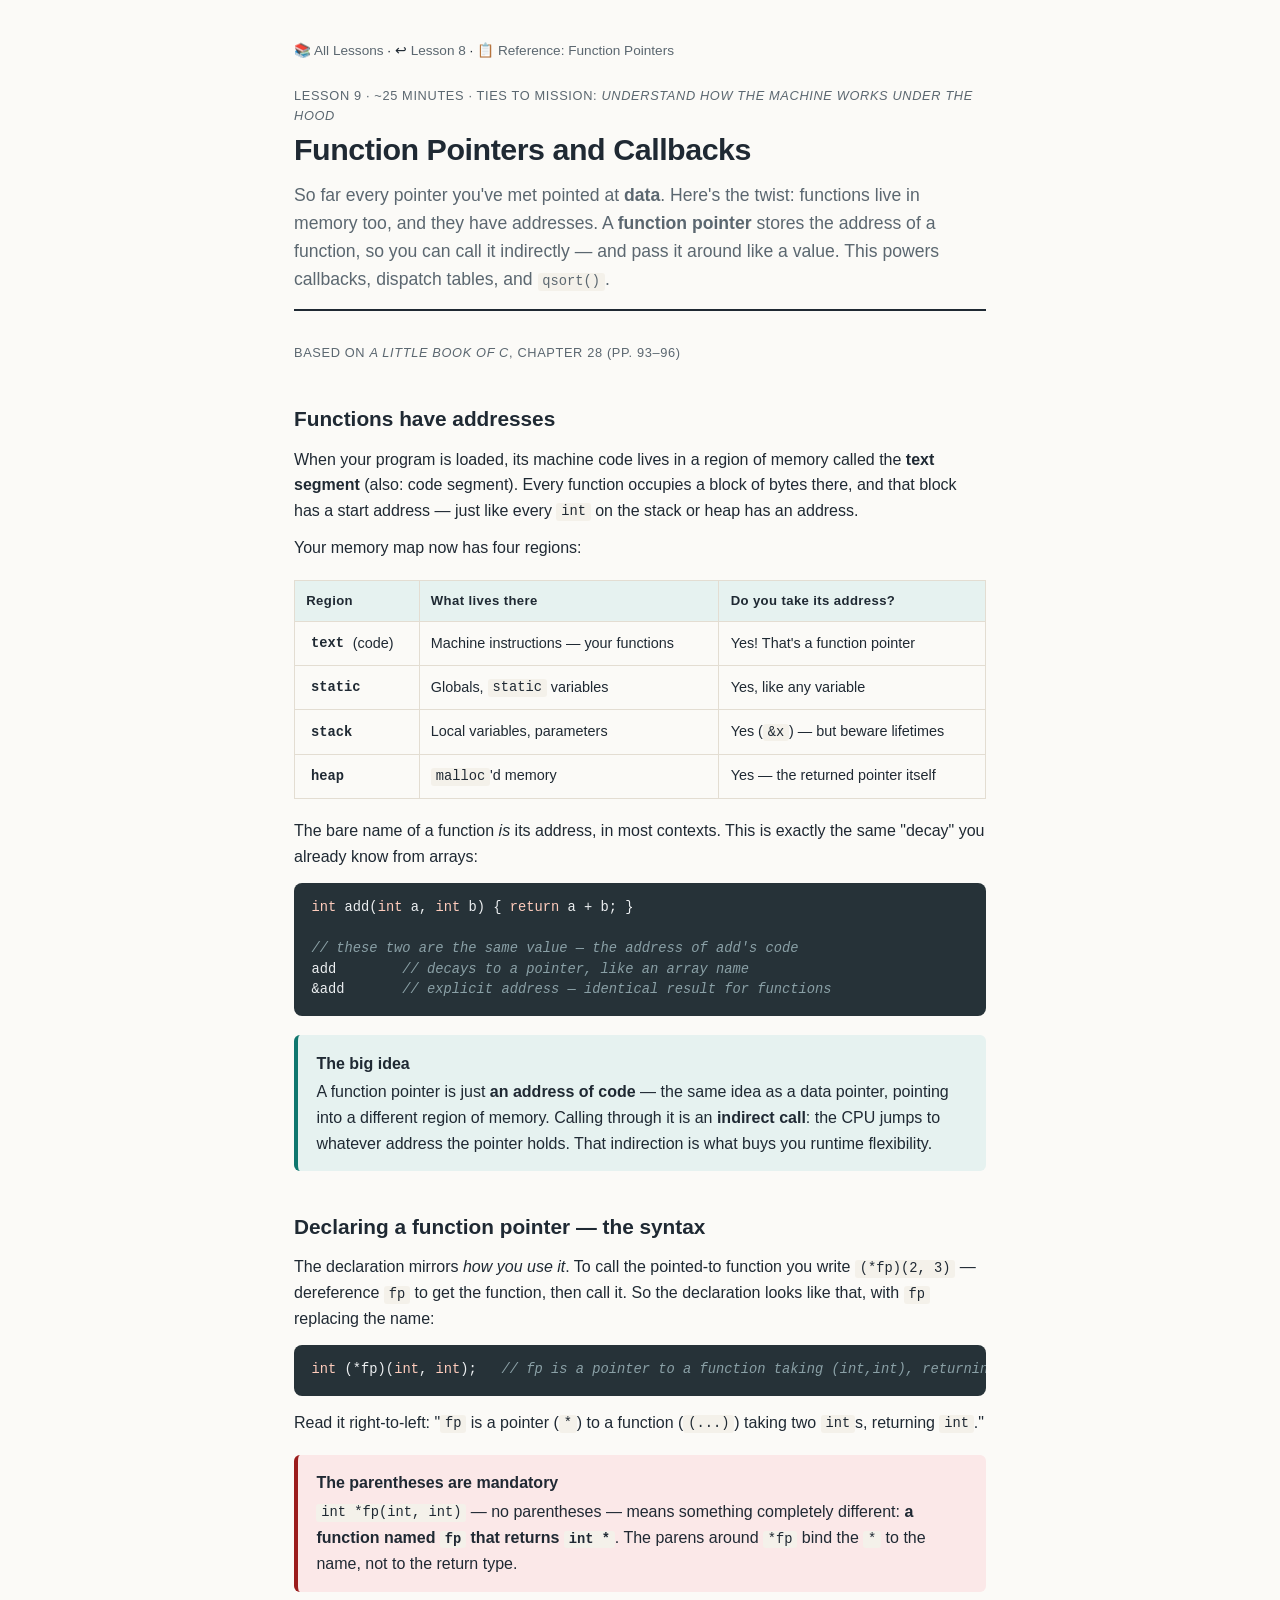
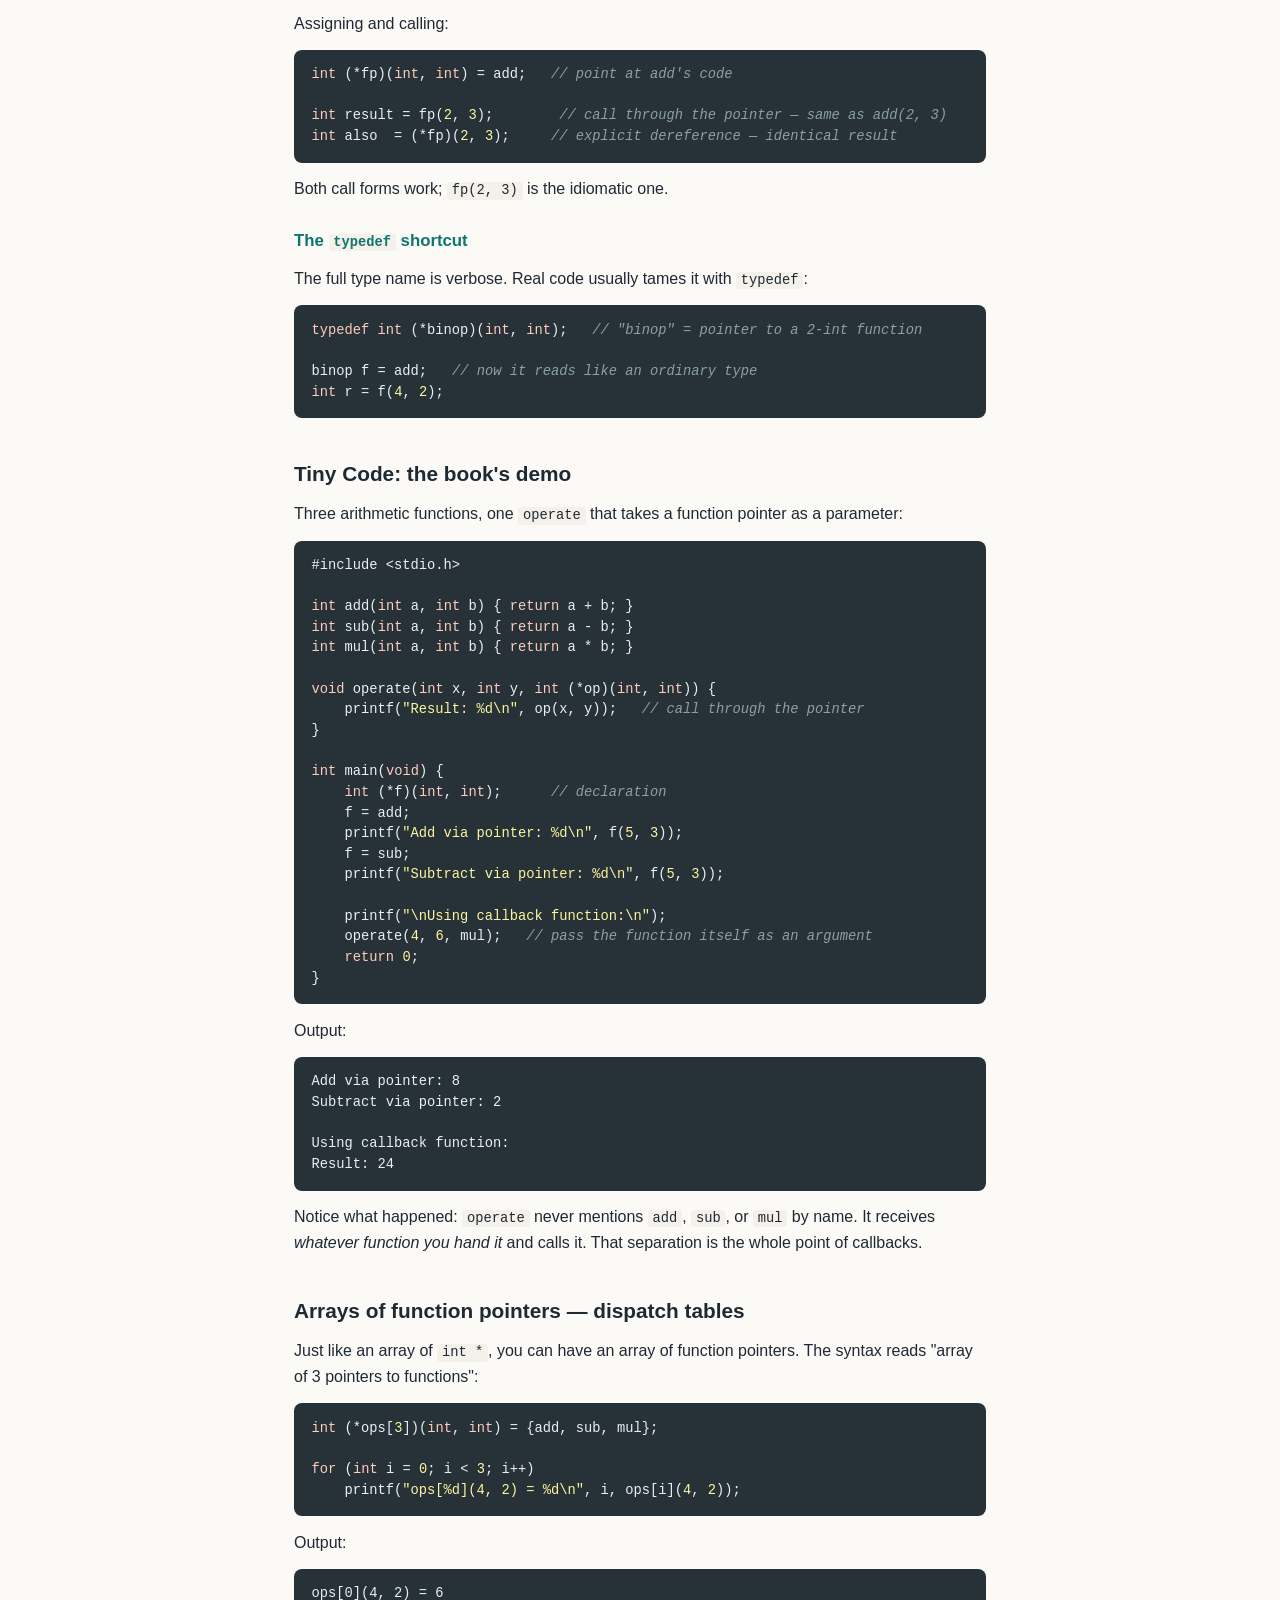
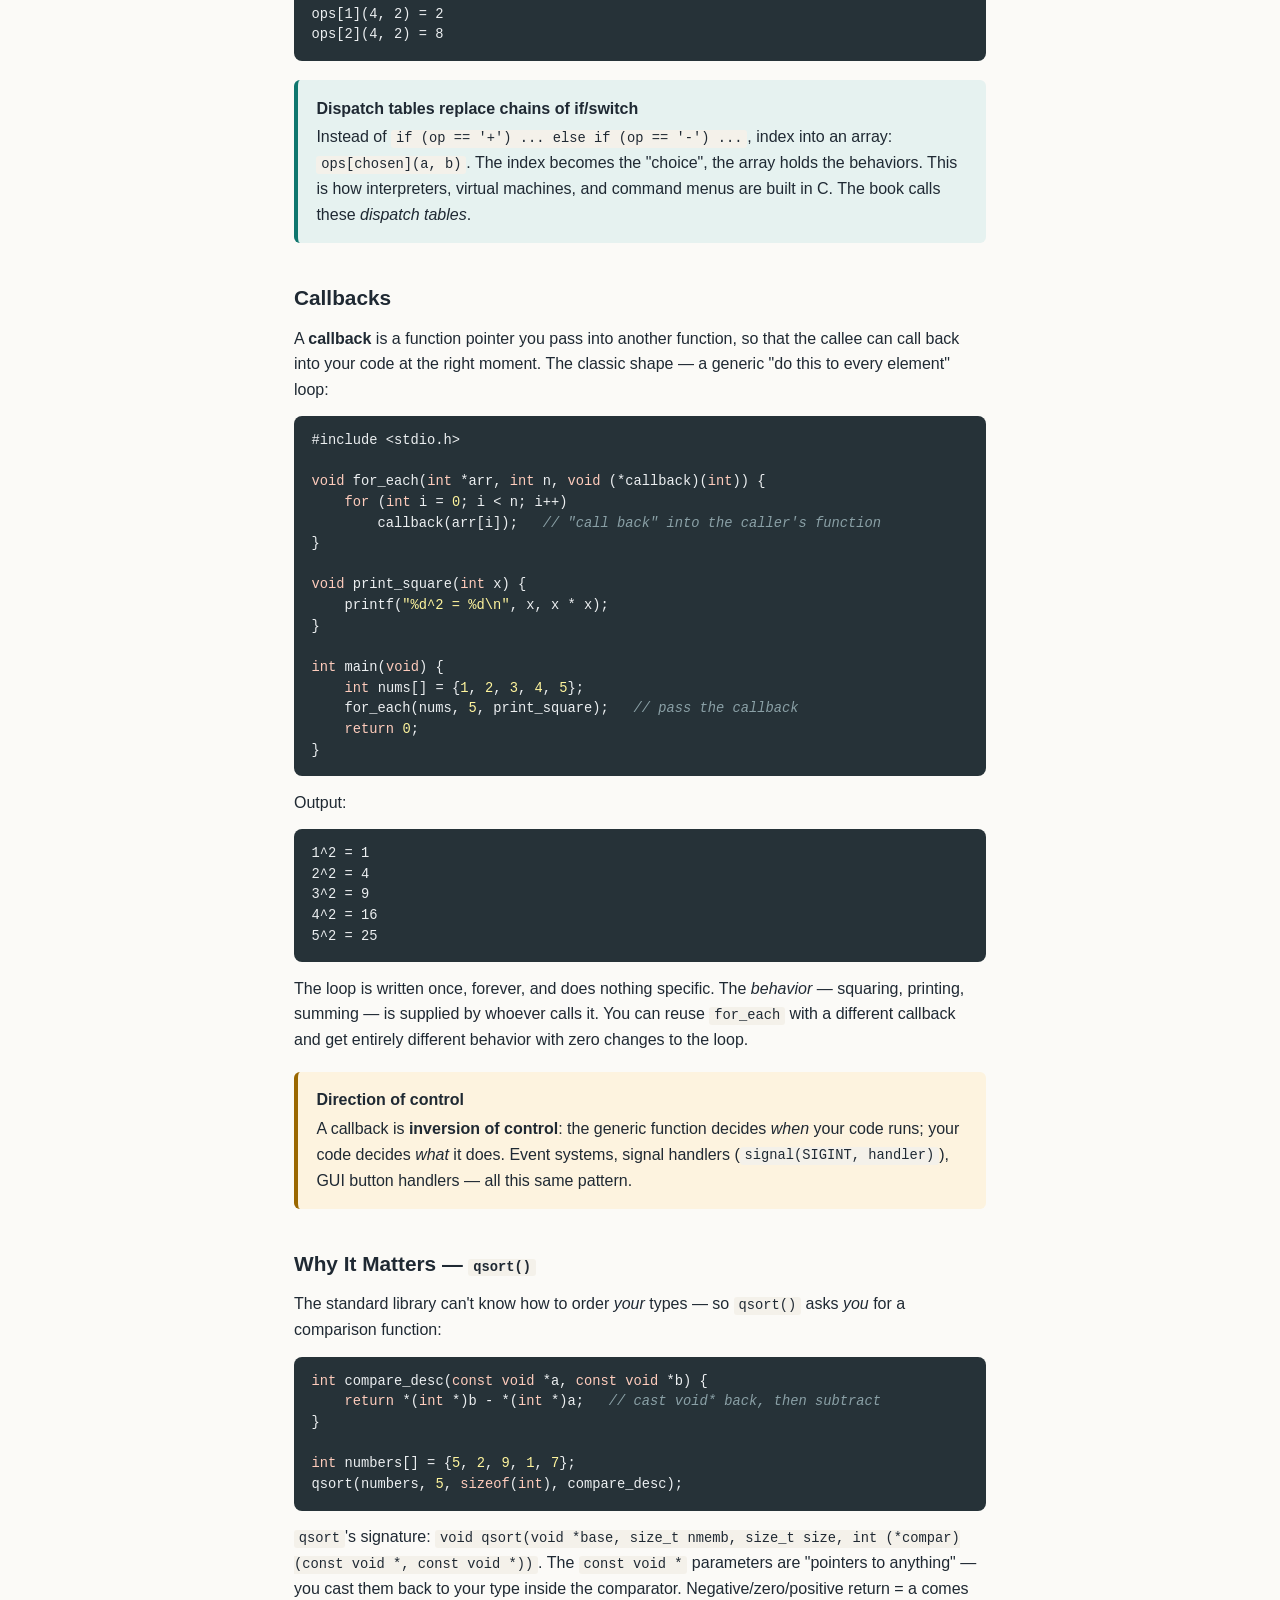
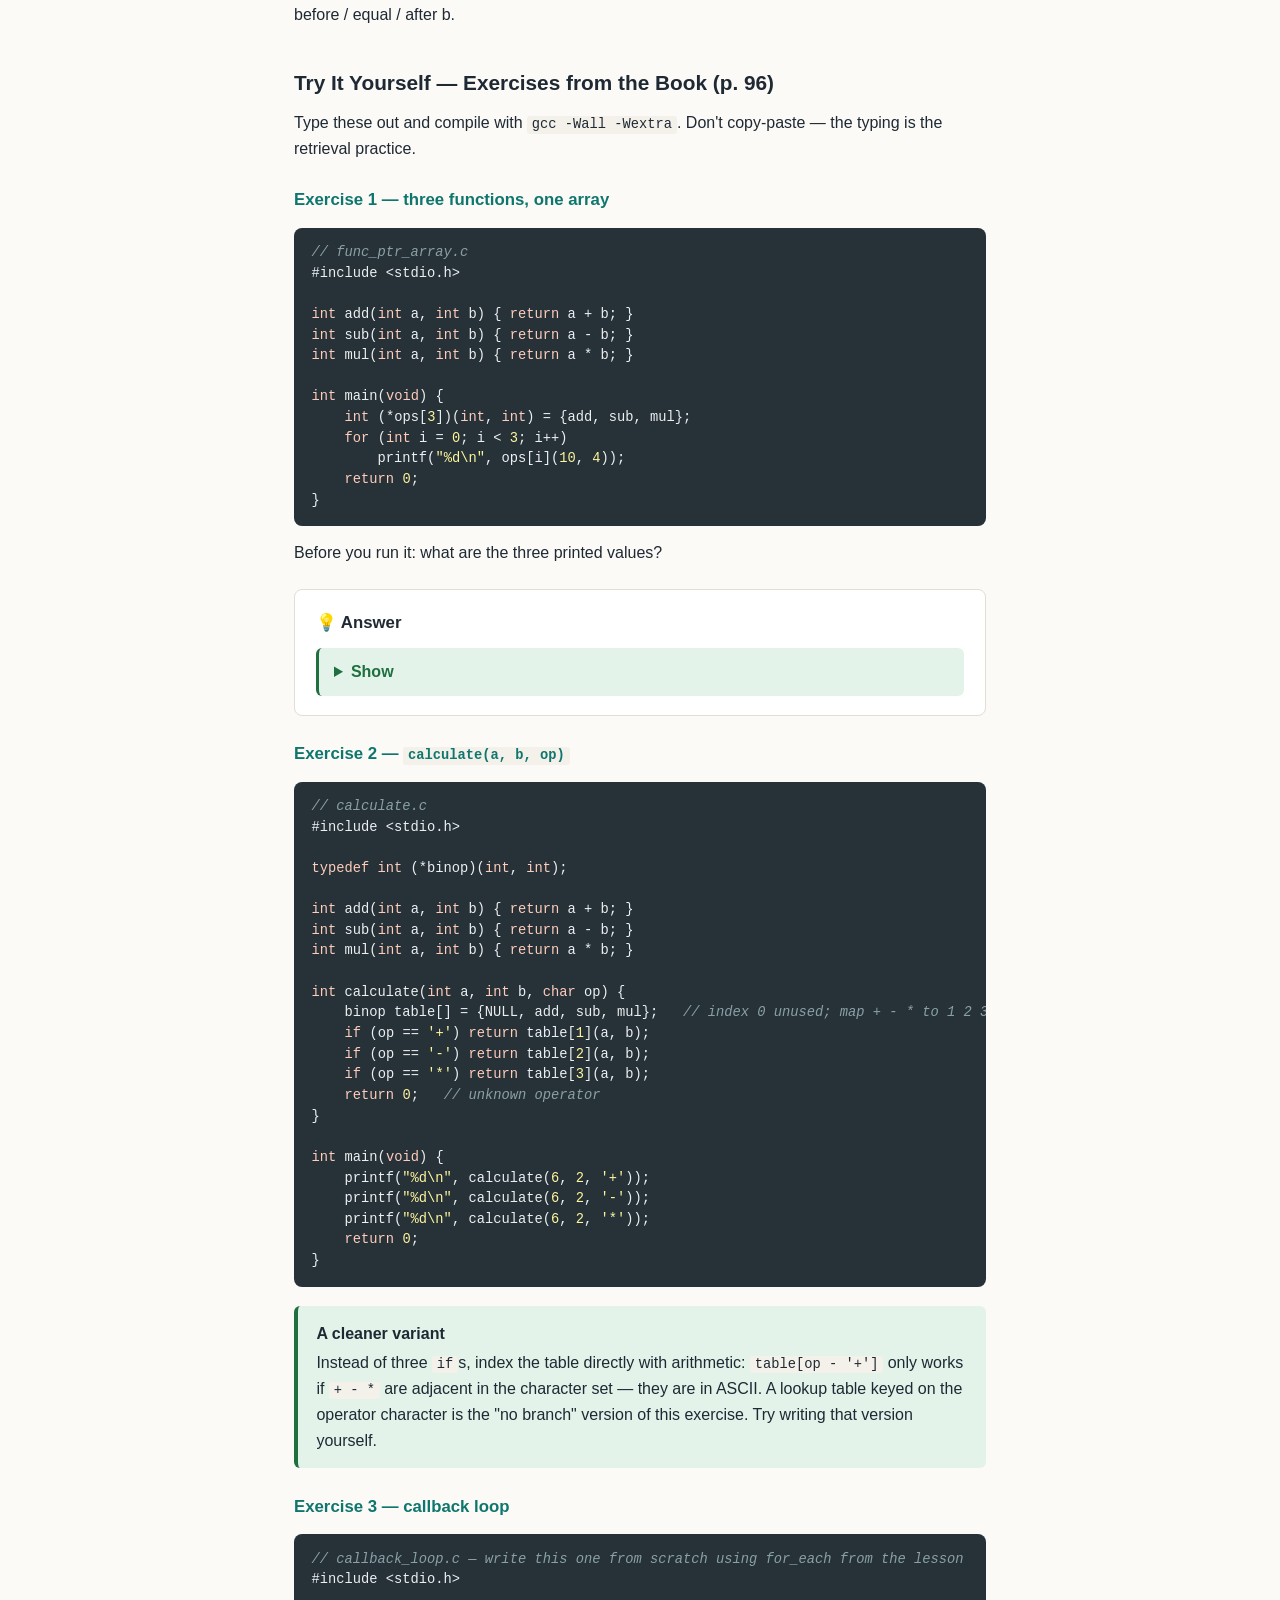
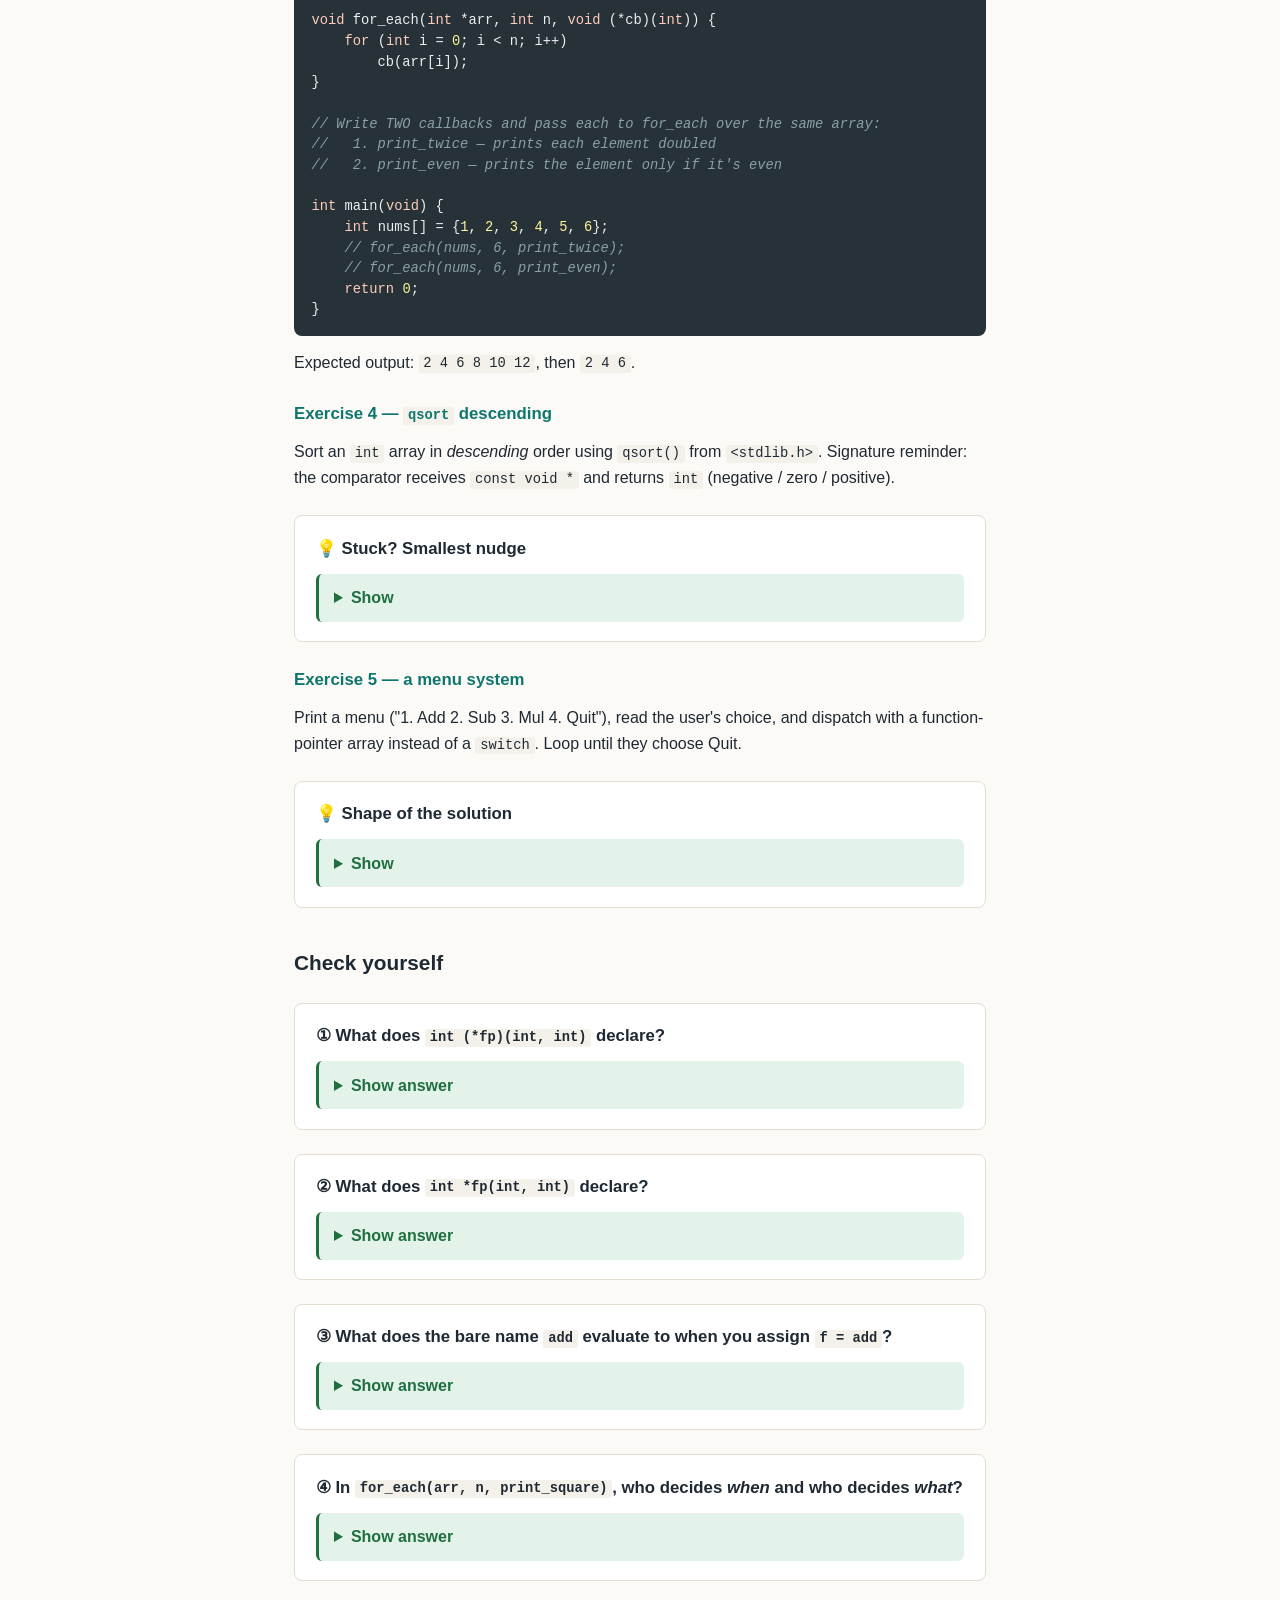
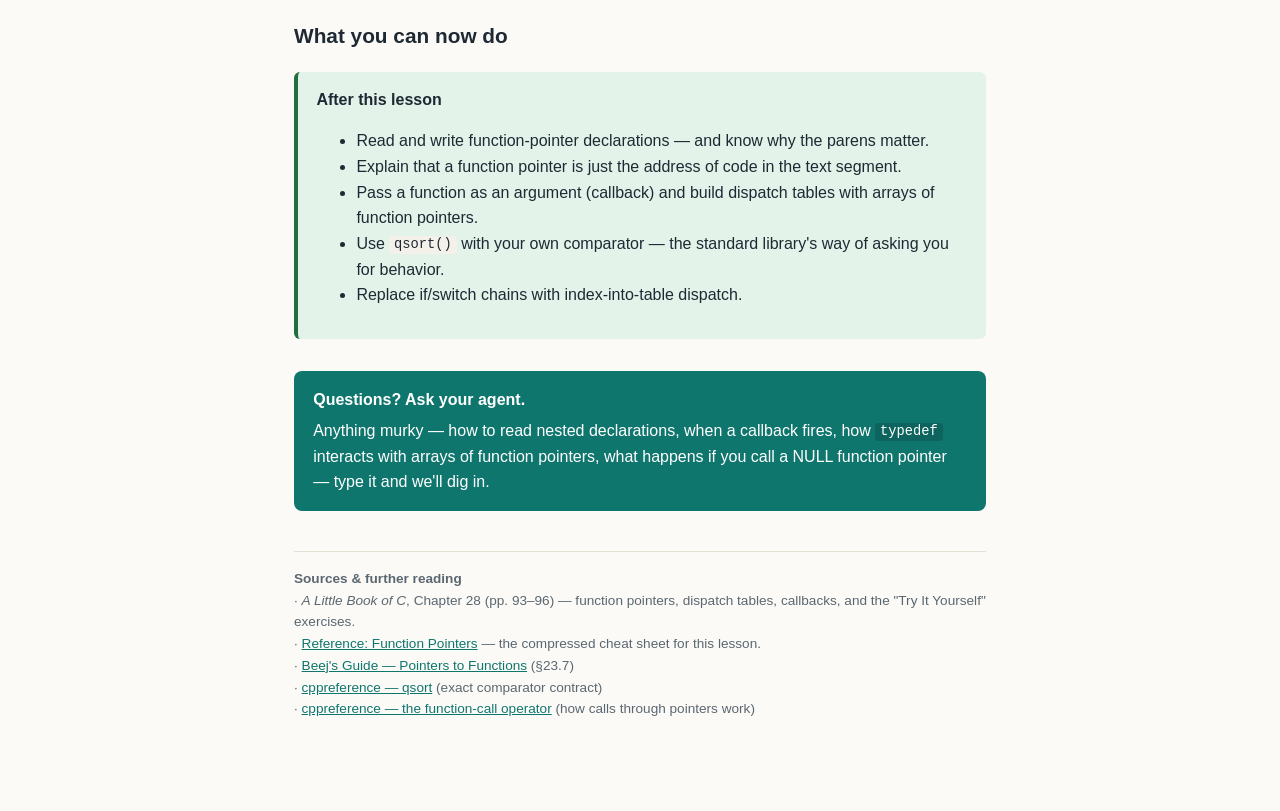
<file: lessons/0009-function-pointers-and-callbacks.html>
<!DOCTYPE html>
<html lang="en">
<head>
<meta charset="utf-8">
<meta name="viewport" content="width=device-width, initial-scale=1.0">
<title>Lesson 9 — Function Pointers and Callbacks</title>
<style>
  :root {
    --ink: #1f2933;
    --muted: #5b6770;
    --paper: #fbfaf7;
    --rule: #e3ddd2;
    --accent: #0f766e;
    --accent-soft: #e6f2f0;
    --danger: #9b1c1c;
    --danger-soft: #fbe8e8;
    --ok: #1f6f3f;
    --ok-soft: #e3f3ea;
    --code-bg: #f4f1ea;
    --warn: #9a6700;
    --warn-soft: #fdf3df;
  }
  * { box-sizing: border-box; }
  html { font-size: 16px; }
  body {
    font-family: -apple-system, BlinkMacSystemFont, "Segoe UI", "Inter", Roboto, Helvetica, Arial, sans-serif;
    color: var(--ink);
    background: var(--paper);
    line-height: 1.6;
    margin: 0 auto;
    padding: 2.5rem clamp(1rem, 5vw, 4rem);
    max-width: 820px;
  }
  .meta { font-size: 0.8rem; color: var(--muted); letter-spacing: 0.05em; text-transform: uppercase; margin-bottom: 0.3rem; }
  header { border-bottom: 2px solid var(--ink); padding-bottom: 1rem; margin-bottom: 2rem; }
  h1 { font-size: 1.9rem; margin: 0; line-height: 1.2; letter-spacing: -0.015em; }
  .lede { font-size: 1.1rem; color: var(--muted); margin: 0.8rem 0 0; }
  h2 { font-size: 1.3rem; margin: 2.4rem 0 0.6rem; }
  h3 { font-size: 1.05rem; margin: 1.6rem 0 0.4rem; color: var(--accent); }
  p { margin: 0.7rem 0; }
  code, pre {
    font-family: "JetBrains Mono", "SF Mono", "Fira Code", Consolas, Menlo, monospace;
    font-size: 0.86rem;
  }
  code { background: var(--code-bg); padding: 0.1em 0.35em; border-radius: 3px; }
  pre {
    background: #263238;
    color: #eceff1;
    padding: 0.95rem 1.1rem;
    border-radius: 8px;
    overflow-x: auto;
    line-height: 1.5;
    font-size: 0.84rem;
  }
  pre code { background: none; padding: 0; color: inherit; }
  pre .c { color: #8aa0a6; font-style: italic; }
  pre .bad { color: #ff8a80; }
  pre .good { color: #b9f6ca; }
  pre .k { color: #ffccbc; }
  pre .s { color: #fff59d; }
  pre .err { color: #ff5252; font-weight: 700; }
  pre .dim { color: #677a82; }
  .callout {
    padding: 0.95rem 1.15rem;
    border-radius: 6px;
    margin: 1.2rem 0;
    border-left: 4px solid;
  }
  .callout .h { font-weight: 700; display: block; margin-bottom: 0.2rem; }
  .principle { background: var(--accent-soft); border-color: var(--accent); }
  .danger { background: var(--danger-soft); border-color: var(--danger); }
  .warn { background: var(--warn-soft); border-color: var(--warn); }
  .ok { background: var(--ok-soft); border-color: var(--ok); }
  .quiz {
    background: #fff;
    border: 1px solid var(--rule);
    border-radius: 8px;
    padding: 1.2rem 1.3rem;
    margin: 1.5rem 0;
  }
  .quiz h3 { color: var(--ink); margin-top: 0; }
  details {
    color: var(--ink);
    margin-top: 0.7rem;
    padding: 0.7rem 0.95rem;
    background: var(--ok-soft);
    border-radius: 6px;
    border-left: 3px solid var(--ok);
  }
  details summary { cursor: pointer; font-weight: 600; color: var(--ok); }
  details[open] summary { margin-bottom: 0.5rem; }
  table {
    width: 100%;
    border-collapse: collapse;
    margin: 1.2rem 0;
    font-size: 0.9rem;
  }
  th, td {
    text-align: left;
    padding: 0.6rem 0.7rem;
    border: 1px solid var(--rule);
    vertical-align: top;
  }
  th {
    background: var(--accent-soft);
    font-weight: 600;
    font-size: 0.82rem;
    letter-spacing: 0.03em;
  }
  td:first-child code {
    background: none;
    font-weight: 700;
  }
  .tag { display: inline-block; font-size: 0.7rem; font-weight: 700; letter-spacing: 0.05em; text-transform: uppercase; padding: 0.1em 0.5em; border-radius: 3px; vertical-align: middle; }
  .tag.locked { background: var(--danger-soft); color: var(--danger); }
  .tag.free { background: var(--ok-soft); color: var(--ok); }
  .tag.neutral { background: var(--code-bg); color: var(--muted); }
  .asm {
    background: #1e1e1e;
    color: #d4d4d4;
    padding: 0.95rem 1.1rem;
    border-radius: 8px;
    overflow-x: auto;
    line-height: 1.5;
    font-size: 0.8rem;
  }
  .asm .insn { color: #569cd6; }
  .asm .reg { color: #9cdcfe; }
  .asm .num { color: #b5cea8; }
  .asm .c { color: #6a9955; font-style: italic; }
  .ask {
    background: var(--accent);
    color: #fff;
    border-radius: 8px;
    padding: 1rem 1.2rem;
    margin-top: 2rem;
  }
  .ask code { background: rgba(0,0,0,0.15); color: #fff; }
  .ask strong { display: block; margin-bottom: 0.3rem; }
  .cite { font-size: 0.85rem; color: var(--muted); border-top: 1px solid var(--rule); margin-top: 2.5rem; padding-top: 1rem; }
  a { color: var(--accent); }
  .nav { font-size: 0.85rem; margin-bottom: 1.5rem; }
  .nav a { color: var(--muted); text-decoration: none; }
  @media print {
    body { padding: 1rem; max-width: 100%; }
    pre { white-space: pre-wrap; word-break: break-word; }
    details > *:not(summary) { display: block !important; }
    .ask, .task { background: none; border: 1px solid var(--ink); color: var(--ink); }
  }
</style>
</head>
<body>

<div class="nav">📚 <a href="../index.html">All Lessons</a> · ↩ <a href="../lessons/0008-const-and-volatile.html">Lesson 8</a> · 📋 <a href="../reference/function-pointers.html">Reference: Function Pointers</a></div>

<div class="meta">Lesson 9 · ~25 minutes · ties to mission: <em>understand how the machine works under the hood</em></div>

<header>
  <h1>Function Pointers and Callbacks</h1>
  <p class="lede">So far every pointer you've met pointed at <strong>data</strong>. Here's the twist: functions live in memory too, and they have addresses. A <strong>function pointer</strong> stores the address of a function, so you can call it indirectly — and pass it around like a value. This powers callbacks, dispatch tables, and <code>qsort()</code>.</p>
</header>

<p class="meta">Based on <em>A Little Book of C</em>, Chapter 28 (pp. 93–96)</p>

<!-- ──────────────────────────────────────────────────────────── -->

<h2>Functions have addresses</h2>

<p>When your program is loaded, its machine code lives in a region of memory called the <strong>text segment</strong> (also: code segment). Every function occupies a block of bytes there, and that block has a start address — just like every <code>int</code> on the stack or heap has an address.</p>

<p>Your memory map now has four regions:</p>

<table>
  <tr><th>Region</th><th>What lives there</th><th>Do you take its address?</th></tr>
  <tr><td><code>text</code> (code)</td><td>Machine instructions — your functions</td><td>Yes! That's a function pointer</td></tr>
  <tr><td><code>static</code></td><td>Globals, <code>static</code> variables</td><td>Yes, like any variable</td></tr>
  <tr><td><code>stack</code></td><td>Local variables, parameters</td><td>Yes (<code>&amp;x</code>) — but beware lifetimes</td></tr>
  <tr><td><code>heap</code></td><td><code>malloc</code>'d memory</td><td>Yes — the returned pointer itself</td></tr>
</table>

<p>The bare name of a function <em>is</em> its address, in most contexts. This is exactly the same "decay" you already know from arrays:</p>

<pre><code><span class="k">int</span> add(<span class="k">int</span> a, <span class="k">int</span> b) { <span class="k">return</span> a + b; }

<span class="c">// these two are the same value — the address of add's code</span>
add        <span class="c">// decays to a pointer, like an array name</span>
&amp;add       <span class="c">// explicit address — identical result for functions</span></code></pre>

<div class="callout principle">
  <span class="h">The big idea</span>
  A function pointer is just <strong>an address of code</strong> — the same idea as a data pointer, pointing into a different region of memory. Calling through it is an <strong>indirect call</strong>: the CPU jumps to whatever address the pointer holds. That indirection is what buys you runtime flexibility.
</div>

<!-- ──────────────────────────────────────────────────────────── -->

<h2>Declaring a function pointer — the syntax</h2>

<p>The declaration mirrors <em>how you use it</em>. To call the pointed-to function you write <code>(*fp)(2, 3)</code> — dereference <code>fp</code> to get the function, then call it. So the declaration looks like that, with <code>fp</code> replacing the name:</p>

<pre><code><span class="k">int</span> (*fp)(<span class="k">int</span>, <span class="k">int</span>);   <span class="c">// fp is a pointer to a function taking (int,int), returning int</span></code></pre>

<p>Read it right-to-left: "<code>fp</code> is a pointer (<code>*</code>) to a function (<code>(...)</code>) taking two <code>int</code>s, returning <code>int</code>."</p>

<div class="callout danger">
  <span class="h">The parentheses are mandatory</span>
  <code>int *fp(int, int)</code> — no parentheses — means something completely different: <strong>a function named <code>fp</code> that returns <code>int *</code></strong>. The parens around <code>*fp</code> bind the <code>*</code> to the name, not to the return type.
</div>

<p>Assigning and calling:</p>

<pre><code><span class="k">int</span> (*fp)(<span class="k">int</span>, <span class="k">int</span>) = add;   <span class="c">// point at add's code</span>

<span class="k">int</span> result = fp(<span class="s">2</span>, <span class="s">3</span>);        <span class="c">// call through the pointer — same as add(2, 3)</span>
<span class="k">int</span> also  = (*fp)(<span class="s">2</span>, <span class="s">3</span>);     <span class="c">// explicit dereference — identical result</span></code></pre>

<p>Both call forms work; <code>fp(2, 3)</code> is the idiomatic one.</p>

<h3>The <code>typedef</code> shortcut</h3>

<p>The full type name is verbose. Real code usually tames it with <code>typedef</code>:</p>

<pre><code><span class="k">typedef int</span> (*binop)(<span class="k">int</span>, <span class="k">int</span>);   <span class="c">// "binop" = pointer to a 2-int function</span>

binop f = add;   <span class="c">// now it reads like an ordinary type</span>
<span class="k">int</span> r = f(<span class="s">4</span>, <span class="s">2</span>);</code></pre>

<!-- ──────────────────────────────────────────────────────────── -->

<h2>Tiny Code: the book's demo</h2>

<p>Three arithmetic functions, one <code>operate</code> that takes a function pointer as a parameter:</p>

<pre><code><span class="preproc">#include &lt;stdio.h&gt;</span>

<span class="k">int</span> add(<span class="k">int</span> a, <span class="k">int</span> b) { <span class="k">return</span> a + b; }
<span class="k">int</span> sub(<span class="k">int</span> a, <span class="k">int</span> b) { <span class="k">return</span> a - b; }
<span class="k">int</span> mul(<span class="k">int</span> a, <span class="k">int</span> b) { <span class="k">return</span> a * b; }

<span class="k">void</span> operate(<span class="k">int</span> x, <span class="k">int</span> y, <span class="k">int</span> (*op)(<span class="k">int</span>, <span class="k">int</span>)) {
    printf(<span class="s">"Result: %d\n"</span>, op(x, y));   <span class="c">// call through the pointer</span>
}

<span class="k">int</span> main(<span class="k">void</span>) {
    <span class="k">int</span> (*f)(<span class="k">int</span>, <span class="k">int</span>);      <span class="c">// declaration</span>
    f = add;
    printf(<span class="s">"Add via pointer: %d\n"</span>, f(<span class="s">5</span>, <span class="s">3</span>));
    f = sub;
    printf(<span class="s">"Subtract via pointer: %d\n"</span>, f(<span class="s">5</span>, <span class="s">3</span>));

    printf(<span class="s">"\nUsing callback function:\n"</span>);
    operate(<span class="s">4</span>, <span class="s">6</span>, mul);   <span class="c">// pass the function itself as an argument</span>
    <span class="k">return</span> <span class="s">0</span>;
}</code></pre>

<p>Output:</p>
<pre><code>Add via pointer: 8
Subtract via pointer: 2

Using callback function:
Result: 24</code></pre>

<p>Notice what happened: <code>operate</code> never mentions <code>add</code>, <code>sub</code>, or <code>mul</code> by name. It receives <em>whatever function you hand it</em> and calls it. That separation is the whole point of callbacks.</p>

<!-- ──────────────────────────────────────────────────────────── -->

<h2>Arrays of function pointers — dispatch tables</h2>

<p>Just like an array of <code>int *</code>, you can have an array of function pointers. The syntax reads "array of 3 pointers to functions":</p>

<pre><code><span class="k">int</span> (*ops[<span class="s">3</span>])(<span class="k">int</span>, <span class="k">int</span>) = {add, sub, mul};

<span class="k">for</span> (<span class="k">int</span> i = <span class="s">0</span>; i &lt; <span class="s">3</span>; i++)
    printf(<span class="s">"ops[%d](4, 2) = %d\n"</span>, i, ops[i](<span class="s">4</span>, <span class="s">2</span>));</code></pre>

<p>Output:</p>
<pre><code>ops[0](4, 2) = 6
ops[1](4, 2) = 2
ops[2](4, 2) = 8</code></pre>

<div class="callout principle">
  <span class="h">Dispatch tables replace chains of if/switch</span>
  Instead of <code>if (op == '+') ... else if (op == '-') ...</code>, index into an array: <code>ops[chosen](a, b)</code>. The index becomes the "choice", the array holds the behaviors. This is how interpreters, virtual machines, and command menus are built in C. The book calls these <em>dispatch tables</em>.
</div>

<!-- ──────────────────────────────────────────────────────────── -->

<h2>Callbacks</h2>

<p>A <strong>callback</strong> is a function pointer you pass into another function, so that the callee can call back into your code at the right moment. The classic shape — a generic "do this to every element" loop:</p>

<pre><code><span class="preproc">#include &lt;stdio.h&gt;</span>

<span class="k">void</span> for_each(<span class="k">int</span> *arr, <span class="k">int</span> n, <span class="k">void</span> (*callback)(<span class="k">int</span>)) {
    <span class="k">for</span> (<span class="k">int</span> i = <span class="s">0</span>; i &lt; n; i++)
        callback(arr[i]);   <span class="c">// "call back" into the caller's function</span>
}

<span class="k">void</span> print_square(<span class="k">int</span> x) {
    printf(<span class="s">"%d^2 = %d\n"</span>, x, x * x);
}

<span class="k">int</span> main(<span class="k">void</span>) {
    <span class="k">int</span> nums[] = {<span class="s">1</span>, <span class="s">2</span>, <span class="s">3</span>, <span class="s">4</span>, <span class="s">5</span>};
    for_each(nums, <span class="s">5</span>, print_square);   <span class="c">// pass the callback</span>
    <span class="k">return</span> <span class="s">0</span>;
}</code></pre>

<p>Output:</p>
<pre><code>1^2 = 1
2^2 = 4
3^2 = 9
4^2 = 16
5^2 = 25</code></pre>

<p>The loop is written once, forever, and does nothing specific. The <em>behavior</em> — squaring, printing, summing — is supplied by whoever calls it. You can reuse <code>for_each</code> with a different callback and get entirely different behavior with zero changes to the loop.</p>

<div class="callout warn">
  <span class="h">Direction of control</span>
  A callback is <strong>inversion of control</strong>: the generic function decides <em>when</em> your code runs; your code decides <em>what</em> it does. Event systems, signal handlers (<code>signal(SIGINT, handler)</code>), GUI button handlers — all this same pattern.
</div>

<!-- ──────────────────────────────────────────────────────────── -->

<h2>Why It Matters — <code>qsort()</code></h2>

<p>The standard library can't know how to order <em>your</em> types — so <code>qsort()</code> asks <em>you</em> for a comparison function:</p>

<pre><code><span class="k">int</span> compare_desc(<span class="k">const void</span> *a, <span class="k">const void</span> *b) {
    <span class="k">return</span> *(<span class="k">int</span> *)b - *(<span class="k">int</span> *)a;   <span class="c">// cast void* back, then subtract</span>
}

<span class="k">int</span> numbers[] = {<span class="s">5</span>, <span class="s">2</span>, <span class="s">9</span>, <span class="s">1</span>, <span class="s">7</span>};
qsort(numbers, <span class="s">5</span>, <span class="k">sizeof</span>(<span class="k">int</span>), compare_desc);</code></pre>

<p><code>qsort</code>'s signature: <code>void qsort(void *base, size_t nmemb, size_t size, int (*compar)(const void *, const void *))</code>. The <code>const void *</code> parameters are "pointers to anything" — you cast them back to your type inside the comparator. Negative/zero/positive return = a comes before / equal / after b.</p>

<!-- ──────────────────────────────────────────────────────────── -->

<h2>Try It Yourself — Exercises from the Book (p. 96)</h2>

<p>Type these out and compile with <code>gcc -Wall -Wextra</code>. Don't copy-paste — the typing is the retrieval practice.</p>

<h3>Exercise 1 — three functions, one array</h3>

<pre><code><span class="c">// func_ptr_array.c</span>
<span class="preproc">#include &lt;stdio.h&gt;</span>

<span class="k">int</span> add(<span class="k">int</span> a, <span class="k">int</span> b) { <span class="k">return</span> a + b; }
<span class="k">int</span> sub(<span class="k">int</span> a, <span class="k">int</span> b) { <span class="k">return</span> a - b; }
<span class="k">int</span> mul(<span class="k">int</span> a, <span class="k">int</span> b) { <span class="k">return</span> a * b; }

<span class="k">int</span> main(<span class="k">void</span>) {
    <span class="k">int</span> (*ops[<span class="s">3</span>])(<span class="k">int</span>, <span class="k">int</span>) = {add, sub, mul};
    <span class="k">for</span> (<span class="k">int</span> i = <span class="s">0</span>; i &lt; <span class="s">3</span>; i++)
        printf(<span class="s">"%d\n"</span>, ops[i](<span class="s">10</span>, <span class="s">4</span>));
    <span class="k">return</span> <span class="s">0</span>;
}</code></pre>

<p>Before you run it: what are the three printed values?</p>
<div class="quiz">
  <h3>💡 Answer</h3>
  <details><summary>Show</summary>
  <code>14</code>, <code>6</code>, <code>40</code> — add, sub, mul with (10, 4). Same code, three behaviors, selected by index.
  </details>
</div>

<h3>Exercise 2 — <code>calculate(a, b, op)</code></h3>

<pre><code><span class="c">// calculate.c</span>
<span class="preproc">#include &lt;stdio.h&gt;</span>

<span class="k">typedef int</span> (*binop)(<span class="k">int</span>, <span class="k">int</span>);

<span class="k">int</span> add(<span class="k">int</span> a, <span class="k">int</span> b) { <span class="k">return</span> a + b; }
<span class="k">int</span> sub(<span class="k">int</span> a, <span class="k">int</span> b) { <span class="k">return</span> a - b; }
<span class="k">int</span> mul(<span class="k">int</span> a, <span class="k">int</span> b) { <span class="k">return</span> a * b; }

<span class="k">int</span> calculate(<span class="k">int</span> a, <span class="k">int</span> b, <span class="k">char</span> op) {
    binop table[] = {NULL, add, sub, mul};   <span class="c">// index 0 unused; map + - * to 1 2 3</span>
    <span class="k">if</span> (op == <span class="s">'+'</span>) <span class="k">return</span> table[<span class="s">1</span>](a, b);
    <span class="k">if</span> (op == <span class="s">'-'</span>) <span class="k">return</span> table[<span class="s">2</span>](a, b);
    <span class="k">if</span> (op == <span class="s">'*'</span>) <span class="k">return</span> table[<span class="s">3</span>](a, b);
    <span class="k">return</span> <span class="s">0</span>;   <span class="c">// unknown operator</span>
}

<span class="k">int</span> main(<span class="k">void</span>) {
    printf(<span class="s">"%d\n"</span>, calculate(<span class="s">6</span>, <span class="s">2</span>, <span class="s">'+'</span>));
    printf(<span class="s">"%d\n"</span>, calculate(<span class="s">6</span>, <span class="s">2</span>, <span class="s">'-'</span>));
    printf(<span class="s">"%d\n"</span>, calculate(<span class="s">6</span>, <span class="s">2</span>, <span class="s">'*'</span>));
    <span class="k">return</span> <span class="s">0</span>;
}</code></pre>

<div class="callout ok">
  <span class="h">A cleaner variant</span>
  Instead of three <code>if</code>s, index the table directly with arithmetic: <code>table[op - '+']</code> only works if <code>+ - *</code> are adjacent in the character set — they are in ASCII. A lookup table keyed on the operator character is the "no branch" version of this exercise. Try writing that version yourself.
</div>

<h3>Exercise 3 — callback loop</h3>

<pre><code><span class="c">// callback_loop.c — write this one from scratch using for_each from the lesson</span>
<span class="preproc">#include &lt;stdio.h&gt;</span>

<span class="k">void</span> for_each(<span class="k">int</span> *arr, <span class="k">int</span> n, <span class="k">void</span> (*cb)(<span class="k">int</span>)) {
    <span class="k">for</span> (<span class="k">int</span> i = <span class="s">0</span>; i &lt; n; i++)
        cb(arr[i]);
}

<span class="c">// Write TWO callbacks and pass each to for_each over the same array:</span>
<span class="c">//   1. print_twice — prints each element doubled</span>
<span class="c">//   2. print_even — prints the element only if it's even</span>

<span class="k">int</span> main(<span class="k">void</span>) {
    <span class="k">int</span> nums[] = {<span class="s">1</span>, <span class="s">2</span>, <span class="s">3</span>, <span class="s">4</span>, <span class="s">5</span>, <span class="s">6</span>};
    <span class="c">// for_each(nums, 6, print_twice);</span>
    <span class="c">// for_each(nums, 6, print_even);</span>
    <span class="k">return</span> <span class="s">0</span>;
}</code></pre>

<p>Expected output: <code>2 4 6 8 10 12</code>, then <code>2 4 6</code>.</p>

<h3>Exercise 4 — <code>qsort</code> descending</h3>

<p>Sort an <code>int</code> array in <em>descending</em> order using <code>qsort()</code> from <code>&lt;stdlib.h&gt;</code>. Signature reminder: the comparator receives <code>const void *</code> and returns <code>int</code> (negative / zero / positive).</p>

<div class="quiz">
  <h3>💡 Stuck? Smallest nudge</h3>
  <details><summary>Show</summary>
  Swap the roles: <code>return *(int *)b - *(int *)a;</code> — subtracting <code>a</code> from <code>b</code> flips ascending into descending. That's all it takes.
  </details>
</div>

<h3>Exercise 5 — a menu system</h3>

<p>Print a menu ("1. Add 2. Sub 3. Mul 4. Quit"), read the user's choice, and dispatch with a function-pointer array instead of a <code>switch</code>. Loop until they choose Quit.</p>

<div class="quiz">
  <h3>💡 Shape of the solution</h3>
  <details><summary>Show</summary>
  <code>binop table[] = {NULL, add, sub, mul};</code> then <code>table[choice](a, b)</code>. Guard <code>choice</code> against 0 and out-of-range before indexing. The menu loop's <code>break</code>/<code>return</code> is the only control flow you need besides the index.
  </details>
</div>

<!-- ──────────────────────────────────────────────────────────── -->

<h2>Check yourself</h2>

<div class="quiz">
  <h3>① What does <code>int (*fp)(int, int)</code> declare?</h3>
  <details><summary>Show answer</summary>
  A <strong>pointer</strong> to a function taking two <code>int</code>s and returning <code>int</code>. The parentheses bind <code>*</code> to the name.
  </details>
</div>

<div class="quiz">
  <h3>② What does <code>int *fp(int, int)</code> declare?</h3>
  <details><summary>Show answer</summary>
  A <strong>function</strong> named <code>fp</code> that returns <code>int *</code> — not a function pointer at all. The <code>*</code> belongs to the return type.
  </details>
</div>

<div class="quiz">
  <h3>③ What does the bare name <code>add</code> evaluate to when you assign <code>f = add</code>?</h3>
  <details><summary>Show answer</summary>
  The <strong>address of the function's code</strong> in the text segment — the same value as <code>&amp;add</code>. It decays to a pointer, like an array name.
  </details>
</div>

<div class="quiz">
  <h3>④ In <code>for_each(arr, n, print_square)</code>, who decides <em>when</em> and who decides <em>what</em>?</h3>
  <details><summary>Show answer</summary>
  <code>for_each</code> decides <strong>when</strong> (once per element); <code>print_square</code> decides <strong>what</strong> (the behavior). That inversion of control is the essence of a callback.
  </details>
</div>

<!-- ──────────────────────────────────────────────────────────── -->

<h2>What you can now do</h2>

<div class="callout ok">
  <span class="h">After this lesson</span>
  <ul>
    <li>Read and write function-pointer declarations — and know why the parens matter.</li>
    <li>Explain that a function pointer is just the address of code in the text segment.</li>
    <li>Pass a function as an argument (callback) and build dispatch tables with arrays of function pointers.</li>
    <li>Use <code>qsort()</code> with your own comparator — the standard library's way of asking you for behavior.</li>
    <li>Replace if/switch chains with index-into-table dispatch.</li>
  </ul>
</div>

<div class="ask">
  <strong>Questions? Ask your agent.</strong>
  Anything murky — how to read nested declarations, when a callback fires, how <code>typedef</code> interacts with arrays of function pointers, what happens if you call a NULL function pointer — type it and we'll dig in.
</div>

<div class="cite">
  <strong>Sources &amp; further reading</strong><br>
  · <em>A Little Book of C</em>, Chapter 28 (pp. 93–96) — function pointers, dispatch tables, callbacks, and the "Try It Yourself" exercises.<br>
  · <a href="../reference/function-pointers.html">Reference: Function Pointers</a> — the compressed cheat sheet for this lesson.<br>
  · <a href="https://beej.us/guide/bgc/html/split/pointers-iii-pointers-to-pointers-and-more.html#pointers-to-functions">Beej's Guide — Pointers to Functions</a> (§23.7)<br>
  · <a href="https://en.cppreference.com/w/c/algorithm/qsort">cppreference — qsort</a> (exact comparator contract)<br>
  · <a href="https://en.cppreference.com/w/c/language/operator_other#Function_call">cppreference — the function-call operator</a> (how calls through pointers work)
</div>

</body>
</html>
</file>
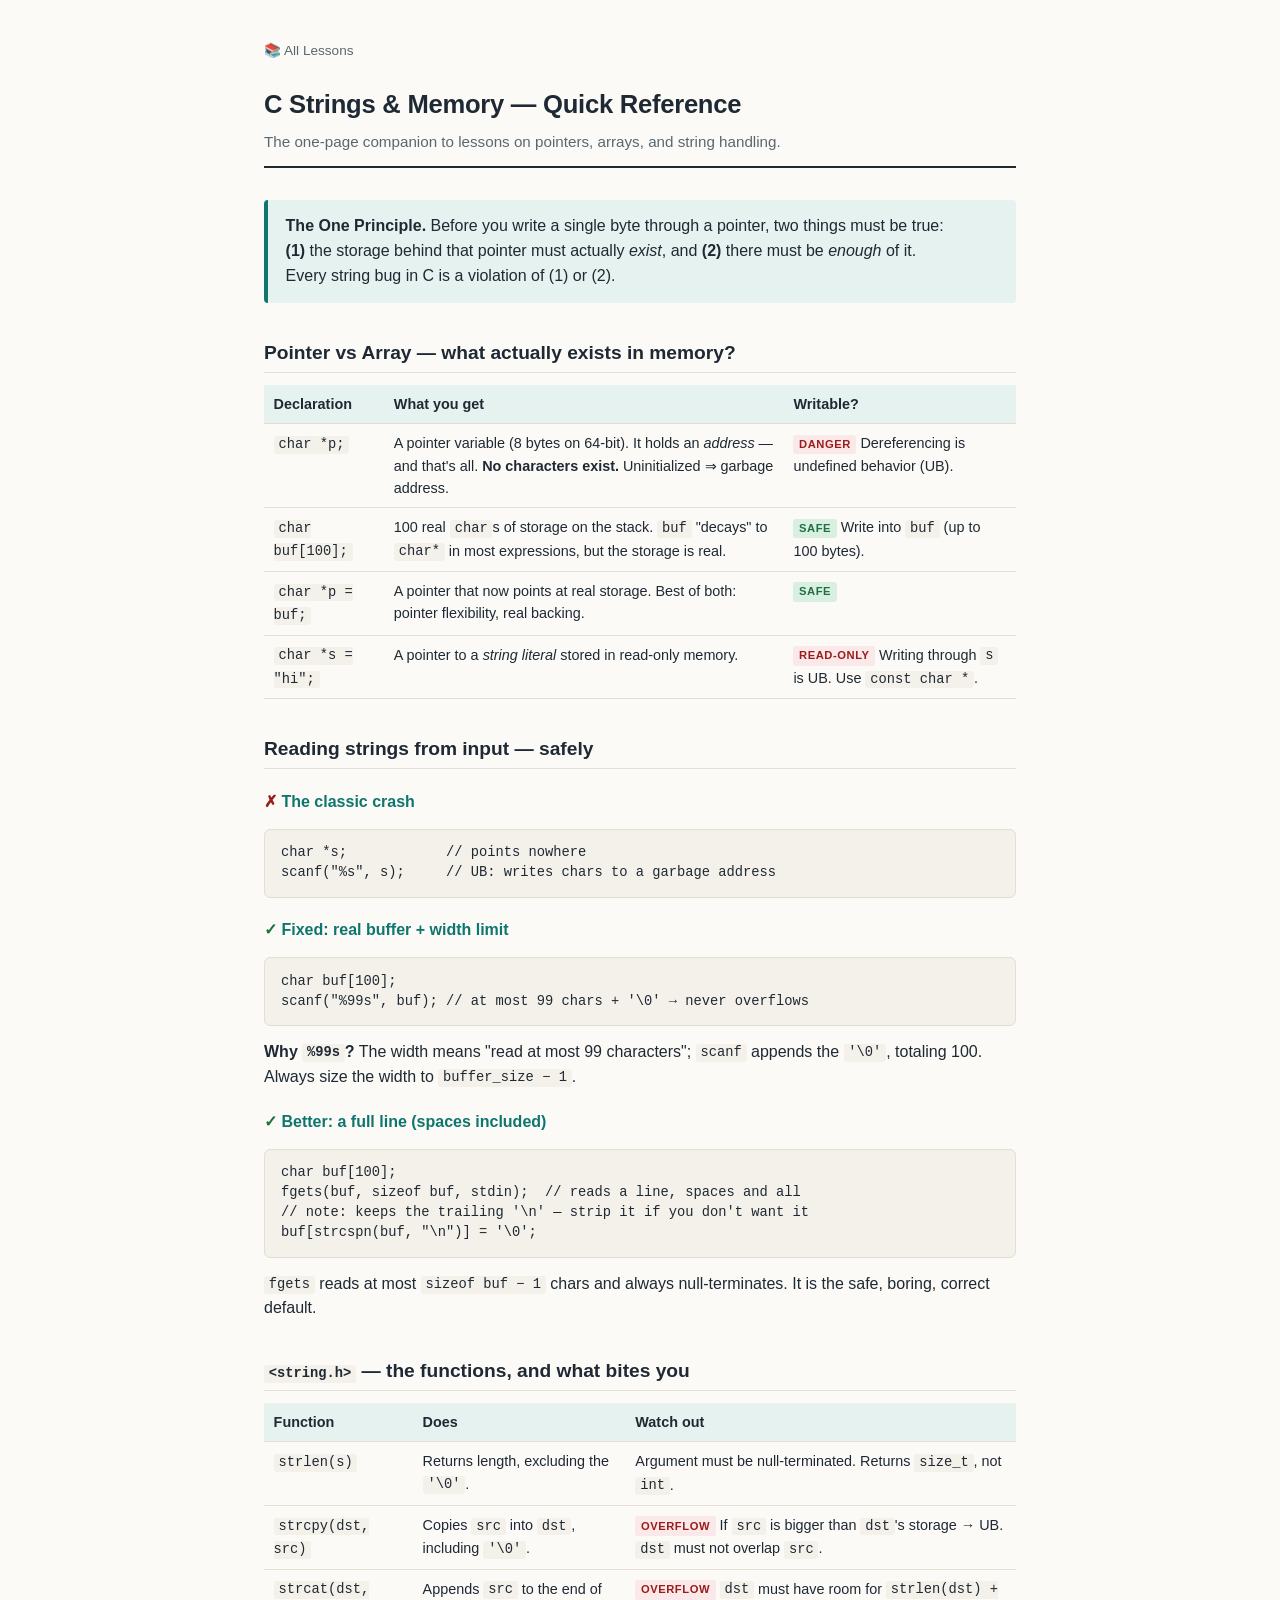
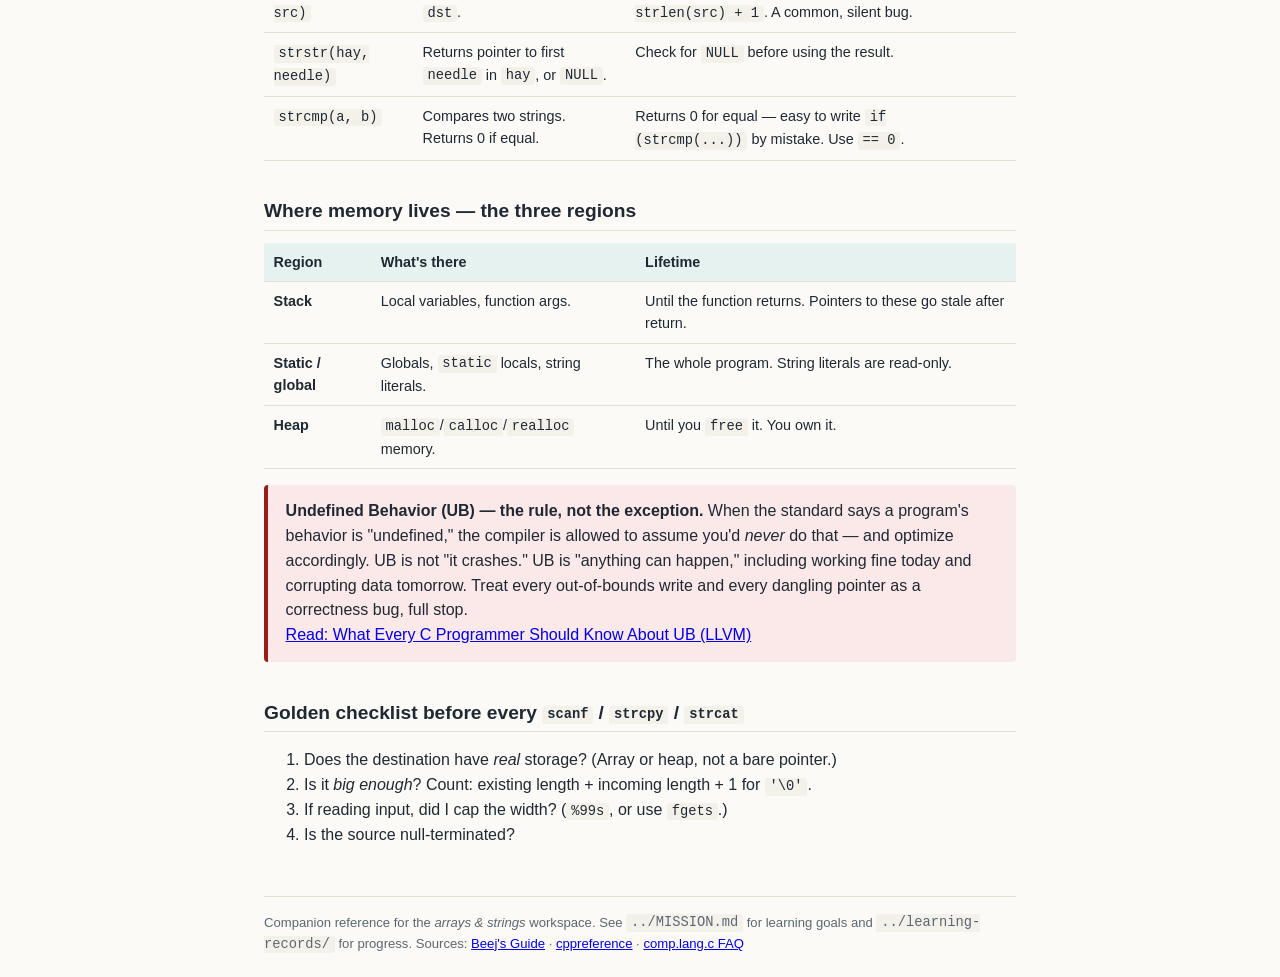
<file: reference/c-strings-and-memory.html>
<!DOCTYPE html>
<html lang="en">
<head>
<meta charset="utf-8">
<meta name="viewport" content="width=device-width, initial-scale=1.0">
<title>C Strings & Memory — Quick Reference</title>
<style>
  :root {
    --ink: #1f2933;
    --muted: #5b6770;
    --paper: #fbfaf7;
    --rule: #e3ddd2;
    --accent: #0f766e;
    --accent-soft: #e6f2f0;
    --danger: #9b1c1c;
    --danger-soft: #fbe8e8;
    --code-bg: #f4f1ea;
    --ok: #1f6f3f;
  }
  * { box-sizing: border-box; }
  html { font-size: 16px; }
  body {
    font-family: -apple-system, BlinkMacSystemFont, "Segoe UI", "Inter", Roboto, Helvetica, Arial, sans-serif;
    color: var(--ink);
    background: var(--paper);
    line-height: 1.55;
    margin: 0;
    padding: 2.5rem clamp(1rem, 5vw, 4rem);
    max-width: 880px;
    margin: 0 auto;
  }
  header { border-bottom: 2px solid var(--ink); padding-bottom: 0.75rem; margin-bottom: 2rem; }
  h1 { font-size: 1.6rem; margin: 0; letter-spacing: -0.01em; }
  header p { margin: 0.35rem 0 0; color: var(--muted); font-size: 0.95rem; }
  h2 { font-size: 1.2rem; margin: 2.2rem 0 0.6rem; border-bottom: 1px solid var(--rule); padding-bottom: 0.25rem; }
  h3 { font-size: 1rem; margin: 1.3rem 0 0.4rem; color: var(--accent); }
  p { margin: 0.5rem 0; }
  code, pre {
    font-family: "JetBrains Mono", "SF Mono", "Fira Code", Consolas, Menlo, monospace;
    font-size: 0.86rem;
  }
  code { background: var(--code-bg); padding: 0.1em 0.35em; border-radius: 3px; }
  pre {
    background: var(--code-bg);
    padding: 0.85rem 1rem;
    border-radius: 6px;
    overflow-x: auto;
    border: 1px solid var(--rule);
    line-height: 1.45;
  }
  pre code { background: none; padding: 0; }
  table { width: 100%; border-collapse: collapse; margin: 0.75rem 0; font-size: 0.9rem; }
  th, td { text-align: left; padding: 0.5rem 0.6rem; border-bottom: 1px solid var(--rule); vertical-align: top; }
  th { background: var(--accent-soft); font-weight: 600; }
  .principle {
    background: var(--accent-soft);
    border-left: 4px solid var(--accent);
    padding: 0.9rem 1.1rem;
    border-radius: 4px;
    margin: 1rem 0;
  }
  .danger {
    background: var(--danger-soft);
    border-left: 4px solid var(--danger);
    padding: 0.9rem 1.1rem;
    border-radius: 4px;
    margin: 1rem 0;
  }
  .ok { color: var(--ok); }
  .bad { color: var(--danger); }
  .tag { display: inline-block; font-size: 0.7rem; font-weight: 700; letter-spacing: 0.05em; text-transform: uppercase; padding: 0.1em 0.5em; border-radius: 3px; vertical-align: middle; }
  .tag.safe { background: #d8efe1; color: var(--ok); }
  .tag.risky { background: var(--danger-soft); color: var(--danger); }
  footer { margin-top: 3rem; padding-top: 1rem; border-top: 1px solid var(--rule); color: var(--muted); font-size: 0.82rem; }
  @media print {
    body { padding: 1.2rem; max-width: 100%; }
    pre, code { white-space: pre-wrap; word-break: break-word; }
    a { color: var(--ink); text-decoration: none; }
  }
</style>
</head>
<div class="nav" style="font-size:0.85rem;margin-bottom:1.5rem;"><a href="../index.html" style="color:var(--muted);text-decoration:none;">📚 All Lessons</a></div>

<header>
  <h1>C Strings &amp; Memory — Quick Reference</h1>
  <p>The one-page companion to lessons on pointers, arrays, and string handling.</p>
</header>

<div class="principle">
  <strong>The One Principle.</strong> Before you write a single byte through a pointer, two things must be true:
  <br><strong>(1)</strong> the storage behind that pointer must actually <em>exist</em>, and
  <strong>(2)</strong> there must be <em>enough</em> of it.
  <br>Every string bug in C is a violation of (1) or (2).
</div>

<h2>Pointer vs Array — what actually exists in memory?</h2>

<table>
  <thead><tr><th>Declaration</th><th>What you get</th><th>Writable?</th></tr></thead>
  <tbody>
    <tr>
      <td><code>char *p;</code></td>
      <td>A pointer variable (8 bytes on 64-bit). It holds an <em>address</em> — and that's all. <strong>No characters exist.</strong> Uninitialized ⇒ garbage address.</td>
      <td><span class="tag risky">DANGER</span> Dereferencing is undefined behavior (UB).</td>
    </tr>
    <tr>
      <td><code>char buf[100];</code></td>
      <td>100 real <code>char</code>s of storage on the stack. <code>buf</code> "decays" to <code>char*</code> in most expressions, but the storage is real.</td>
      <td><span class="tag safe">SAFE</span> Write into <code>buf</code> (up to 100 bytes).</td>
    </tr>
    <tr>
      <td><code>char *p = buf;</code></td>
      <td>A pointer that now points at real storage. Best of both: pointer flexibility, real backing.</td>
      <td><span class="tag safe">SAFE</span></td>
    </tr>
    <tr>
      <td><code>char *s = "hi";</code></td>
      <td>A pointer to a <em>string literal</em> stored in read-only memory.</td>
      <td><span class="tag risky">READ-ONLY</span> Writing through <code>s</code> is UB. Use <code>const char *</code>.</td>
    </tr>
  </tbody>
</table>

<h2>Reading strings from input — safely</h2>

<h3><span class="bad">✗</span> The classic crash</h3>
<pre><code>char *s;            // points nowhere
scanf("%s", s);     // UB: writes chars to a garbage address
</code></pre>

<h3><span class="ok">✓</span> Fixed: real buffer + width limit</h3>
<pre><code>char buf[100];
scanf("%99s", buf); // at most 99 chars + '\0' → never overflows
</code></pre>
<p><strong>Why <code>%99s</code>?</strong> The width means "read at most 99 characters"; <code>scanf</code> appends the <code>'\0'</code>, totaling 100. Always size the width to <code>buffer_size − 1</code>.</p>

<h3><span class="ok">✓</span> Better: a full line (spaces included)</h3>
<pre><code>char buf[100];
fgets(buf, sizeof buf, stdin);  // reads a line, spaces and all
// note: keeps the trailing '\n' — strip it if you don't want it
buf[strcspn(buf, "\n")] = '\0';
</code></pre>
<p><code>fgets</code> reads at most <code>sizeof buf − 1</code> chars and always null-terminates. It is the safe, boring, correct default.</p>

<h2><code>&lt;string.h&gt;</code> — the functions, and what bites you</h2>

<table>
  <thead><tr><th>Function</th><th>Does</th><th>Watch out</th></tr></thead>
  <tbody>
    <tr>
      <td><code>strlen(s)</code></td>
      <td>Returns length, excluding the <code>'\0'</code>.</td>
      <td>Argument must be null-terminated. Returns <code>size_t</code>, not <code>int</code>.</td>
    </tr>
    <tr>
      <td><code>strcpy(dst, src)</code></td>
      <td>Copies <code>src</code> into <code>dst</code>, including <code>'\0'</code>.</td>
      <td><span class="tag risky">OVERFLOW</span> If <code>src</code> is bigger than <code>dst</code>'s storage → UB. <code>dst</code> must not overlap <code>src</code>.</td>
    </tr>
    <tr>
      <td><code>strcat(dst, src)</code></td>
      <td>Appends <code>src</code> to the end of <code>dst</code>.</td>
      <td><span class="tag risky">OVERFLOW</span> <code>dst</code> must have room for <code>strlen(dst) + strlen(src) + 1</code>. A common, silent bug.</td>
    </tr>
    <tr>
      <td><code>strstr(hay, needle)</code></td>
      <td>Returns pointer to first <code>needle</code> in <code>hay</code>, or <code>NULL</code>.</td>
      <td>Check for <code>NULL</code> before using the result.</td>
    </tr>
    <tr>
      <td><code>strcmp(a, b)</code></td>
      <td>Compares two strings. Returns 0 if equal.</td>
      <td>Returns 0 for equal — easy to write <code>if (strcmp(...))</code> by mistake. Use <code>== 0</code>.</td>
    </tr>
  </tbody>
</table>

<h2>Where memory lives — the three regions</h2>

<table>
  <thead><tr><th>Region</th><th>What's there</th><th>Lifetime</th></tr></thead>
  <tbody>
    <tr><td><strong>Stack</strong></td><td>Local variables, function args.</td><td>Until the function returns. Pointers to these go stale after return.</td></tr>
    <tr><td><strong>Static / global</strong></td><td>Globals, <code>static</code> locals, string literals.</td><td>The whole program. String literals are read-only.</td></tr>
    <tr><td><strong>Heap</strong></td><td><code>malloc</code>/<code>calloc</code>/<code>realloc</code> memory.</td><td>Until you <code>free</code> it. You own it.</td></tr>
  </tbody>
</table>

<div class="danger">
  <strong>Undefined Behavior (UB) — the rule, not the exception.</strong>
  When the standard says a program's behavior is "undefined," the compiler is allowed to assume you'd <em>never</em> do that — and optimize accordingly. UB is not "it crashes." UB is "anything can happen," including working fine today and corrupting data tomorrow. Treat every out-of-bounds write and every dangling pointer as a correctness bug, full stop.
  <br><a href="https://blog.llvm.org/2011/05/what-every-c-programmer-should-know.html">Read: What Every C Programmer Should Know About UB (LLVM)</a>
</div>

<h2>Golden checklist before every <code>scanf</code> / <code>strcpy</code> / <code>strcat</code></h2>
<ol>
  <li>Does the destination have <em>real</em> storage? (Array or heap, not a bare pointer.)</li>
  <li>Is it <em>big enough</em>? Count: existing length + incoming length + 1 for <code>'\0'</code>.</li>
  <li>If reading input, did I cap the width? (<code>%99s</code>, or use <code>fgets</code>.)</li>
  <li>Is the source null-terminated?</li>
</ol>

<footer>
  Companion reference for the <em>arrays &amp; strings</em> workspace.
  See <code>../MISSION.md</code> for learning goals and <code>../learning-records/</code> for progress.
  Sources: <a href="https://beej.us/guide/bgc/">Beej's Guide</a> · <a href="https://en.cppreference.com/w/c.html">cppreference</a> · <a href="https://c-faq.com/">comp.lang.c FAQ</a>
</footer>

</body>
</html>
</file>
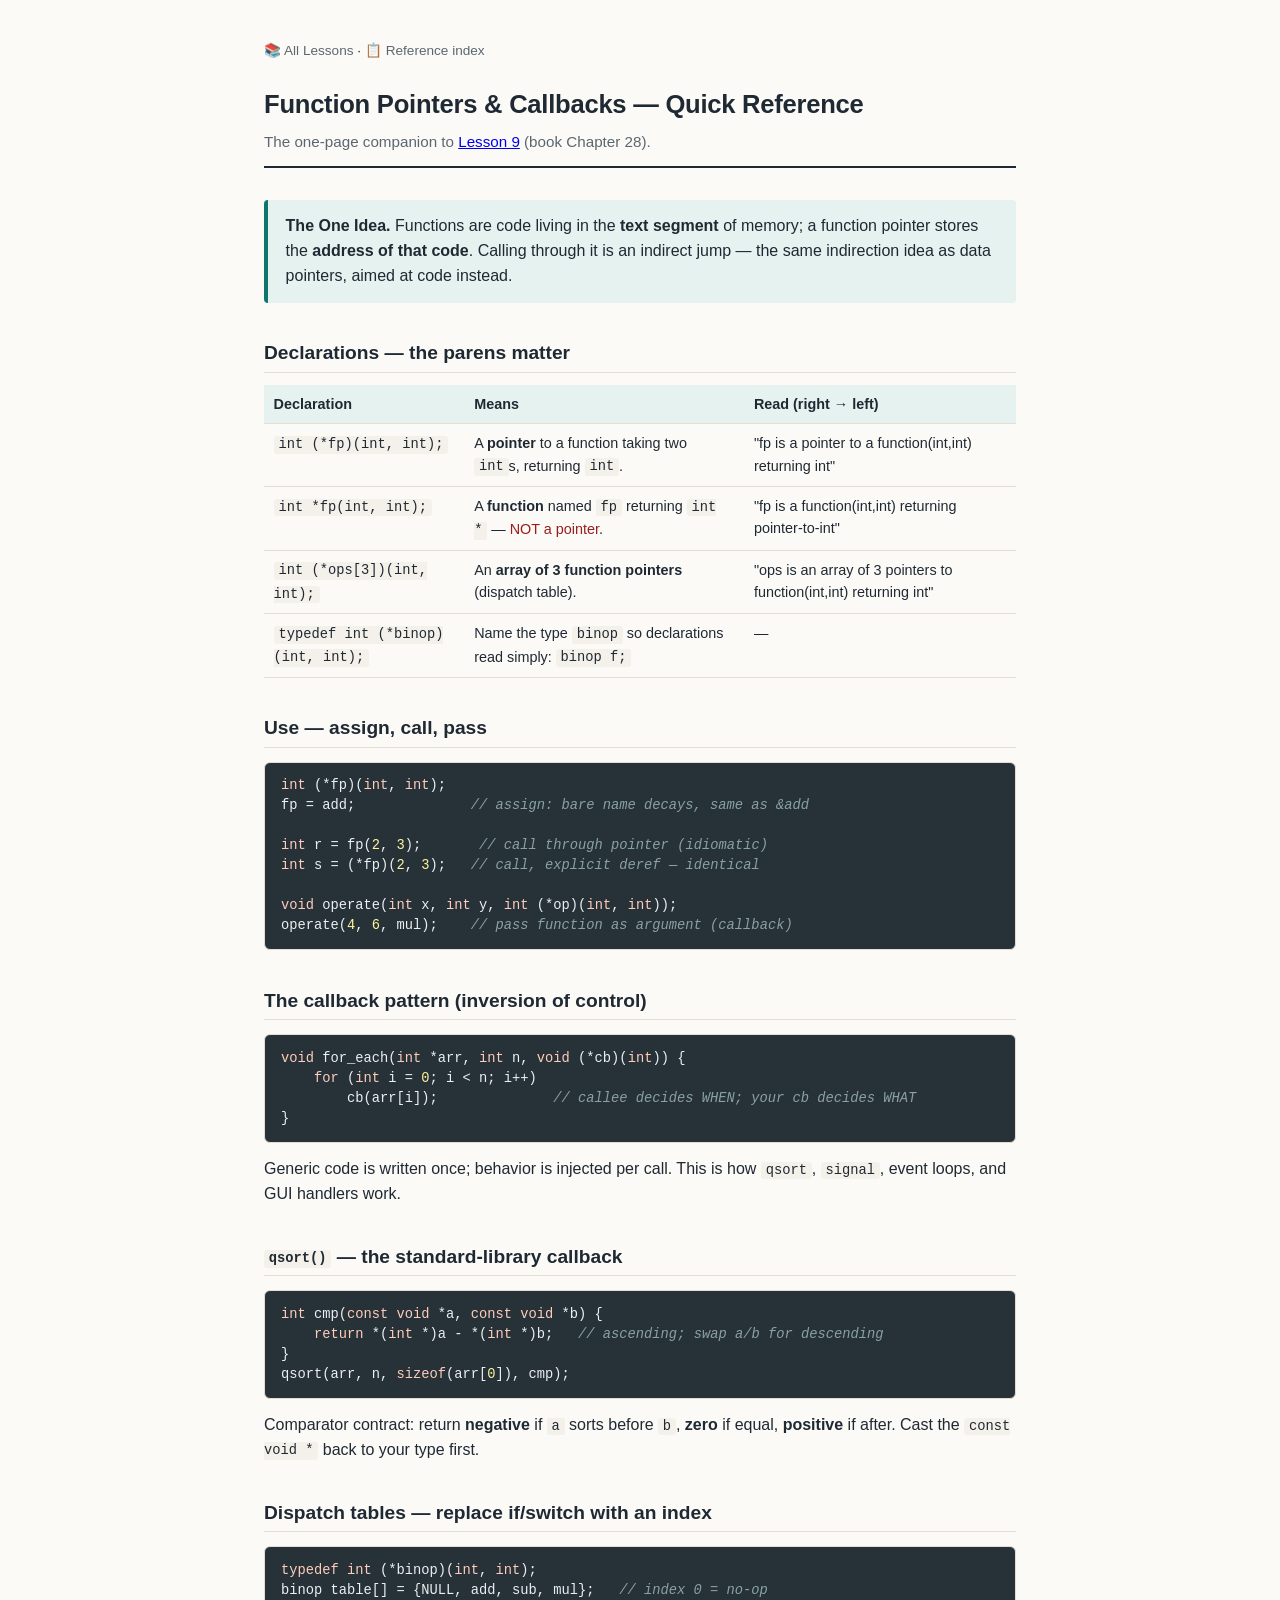
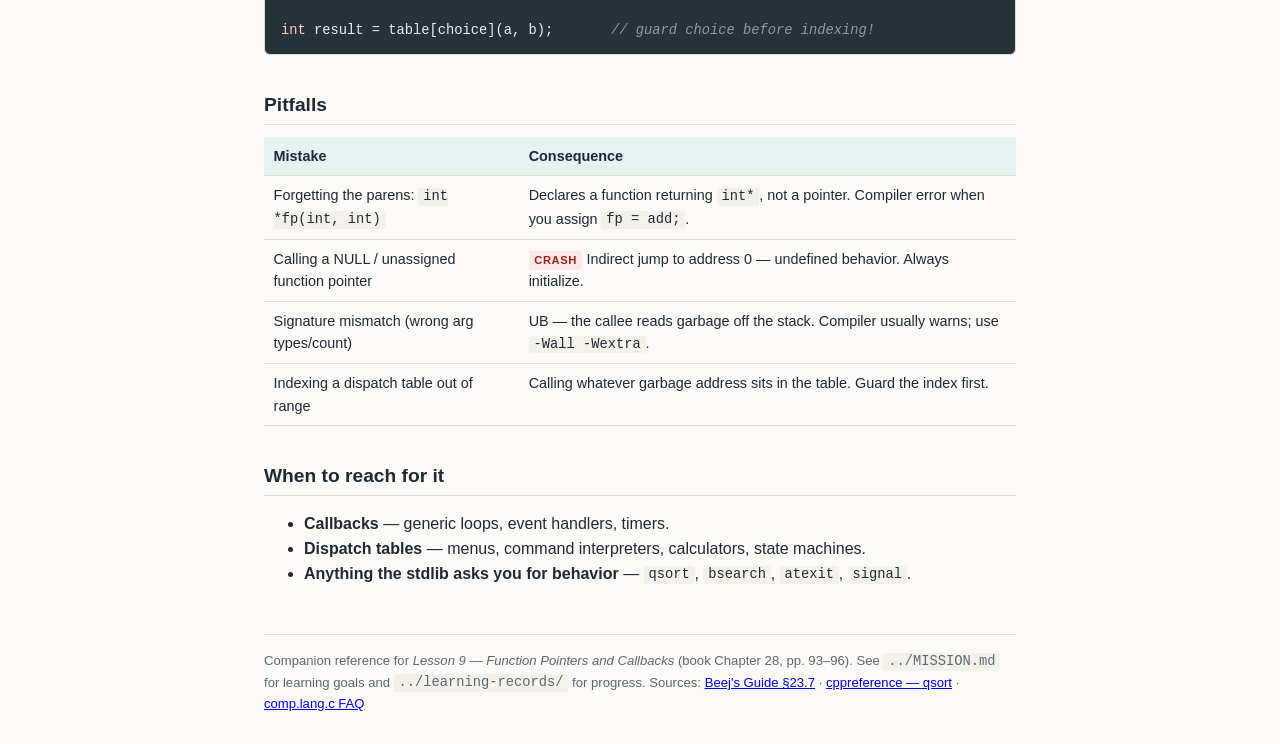
<file: reference/function-pointers.html>
<!DOCTYPE html>
<html lang="en">
<head>
<meta charset="utf-8">
<meta name="viewport" content="width=device-width, initial-scale=1.0">
<title>Function Pointers — Quick Reference</title>
<style>
  :root {
    --ink: #1f2933;
    --muted: #5b6770;
    --paper: #fbfaf7;
    --rule: #e3ddd2;
    --accent: #0f766e;
    --accent-soft: #e6f2f0;
    --danger: #9b1c1c;
    --danger-soft: #fbe8e8;
    --ok: #1f6f3f;
    --ok-soft: #e3f3ea;
    --code-bg: #f4f1ea;
    --warn: #9a6700;
    --warn-soft: #fdf3df;
  }
  * { box-sizing: border-box; }
  html { font-size: 16px; }
  body {
    font-family: -apple-system, BlinkMacSystemFont, "Segoe UI", "Inter", Roboto, Helvetica, Arial, sans-serif;
    color: var(--ink);
    background: var(--paper);
    line-height: 1.55;
    margin: 0;
    padding: 2.5rem clamp(1rem, 5vw, 4rem);
    max-width: 880px;
    margin: 0 auto;
  }
  header { border-bottom: 2px solid var(--ink); padding-bottom: 0.75rem; margin-bottom: 2rem; }
  h1 { font-size: 1.6rem; margin: 0; letter-spacing: -0.01em; }
  header p { margin: 0.35rem 0 0; color: var(--muted); font-size: 0.95rem; }
  h2 { font-size: 1.2rem; margin: 2.2rem 0 0.6rem; border-bottom: 1px solid var(--rule); padding-bottom: 0.25rem; }
  h3 { font-size: 1rem; margin: 1.3rem 0 0.4rem; color: var(--accent); }
  p { margin: 0.5rem 0; }
  code, pre {
    font-family: "JetBrains Mono", "SF Mono", "Fira Code", Consolas, Menlo, monospace;
    font-size: 0.86rem;
  }
  code { background: var(--code-bg); padding: 0.1em 0.35em; border-radius: 3px; }
  pre {
    background: #263238;
    color: #eceff1;
    padding: 0.85rem 1rem;
    border-radius: 6px;
    overflow-x: auto;
    border: 1px solid var(--rule);
    line-height: 1.45;
  }
  pre code { background: none; padding: 0; color: inherit; }
  pre .c { color: #8aa0a6; font-style: italic; }
  pre .bad { color: #ff8a80; }
  pre .good { color: #b9f6ca; }
  pre .k { color: #ffccbc; }
  pre .s { color: #fff59d; }
  table { width: 100%; border-collapse: collapse; margin: 0.75rem 0; font-size: 0.9rem; }
  th, td { text-align: left; padding: 0.5rem 0.6rem; border-bottom: 1px solid var(--rule); vertical-align: top; }
  th { background: var(--accent-soft); font-weight: 600; }
  .principle {
    background: var(--accent-soft);
    border-left: 4px solid var(--accent);
    padding: 0.9rem 1.1rem;
    border-radius: 4px;
    margin: 1rem 0;
  }
  .danger {
    background: var(--danger-soft);
    border-left: 4px solid var(--danger);
    padding: 0.9rem 1.1rem;
    border-radius: 4px;
    margin: 1rem 0;
  }
  .ok { color: var(--ok); }
  .bad { color: var(--danger); }
  .tag { display: inline-block; font-size: 0.7rem; font-weight: 700; letter-spacing: 0.05em; text-transform: uppercase; padding: 0.1em 0.5em; border-radius: 3px; vertical-align: middle; }
  .tag.safe { background: #d8efe1; color: var(--ok); }
  .tag.risky { background: var(--danger-soft); color: var(--danger); }
  footer { margin-top: 3rem; padding-top: 1rem; border-top: 1px solid var(--rule); color: var(--muted); font-size: 0.82rem; }
  @media print {
    body { padding: 1.2rem; max-width: 100%; }
    pre, code { white-space: pre-wrap; word-break: break-word; }
    a { color: var(--ink); text-decoration: none; }
  }
</style>
</head>
<div class="nav" style="font-size:0.85rem;margin-bottom:1.5rem;"><a href="../index.html" style="color:var(--muted);text-decoration:none;">📚 All Lessons</a> · <a href="index.html" style="color:var(--muted);text-decoration:none;">📋 Reference index</a></div>

<header>
  <h1>Function Pointers &amp; Callbacks — Quick Reference</h1>
  <p>The one-page companion to <a href="../lessons/0009-function-pointers-and-callbacks.html">Lesson 9</a> (book Chapter 28).</p>
</header>

<div class="principle">
  <strong>The One Idea.</strong> Functions are code living in the <strong>text segment</strong> of memory; a function pointer stores the <strong>address of that code</strong>. Calling through it is an indirect jump — the same indirection idea as data pointers, aimed at code instead.
</div>

<h2>Declarations — the parens matter</h2>

<table>
  <thead><tr><th>Declaration</th><th>Means</th><th>Read (right → left)</th></tr></thead>
  <tbody>
    <tr>
      <td><code>int (*fp)(int, int);</code></td>
      <td>A <strong>pointer</strong> to a function taking two <code>int</code>s, returning <code>int</code>.</td>
      <td>"fp is a pointer to a function(int,int) returning int"</td>
    </tr>
    <tr>
      <td><code>int *fp(int, int);</code></td>
      <td>A <strong>function</strong> named <code>fp</code> returning <code>int *</code> — <span class="bad">NOT a pointer</span>.</td>
      <td>"fp is a function(int,int) returning pointer-to-int"</td>
    </tr>
    <tr>
      <td><code>int (*ops[3])(int, int);</code></td>
      <td>An <strong>array of 3 function pointers</strong> (dispatch table).</td>
      <td>"ops is an array of 3 pointers to function(int,int) returning int"</td>
    </tr>
    <tr>
      <td><code>typedef int (*binop)(int, int);</code></td>
      <td>Name the type <code>binop</code> so declarations read simply: <code>binop f;</code></td>
      <td>—</td>
    </tr>
  </tbody>
</table>

<h2>Use — assign, call, pass</h2>

<pre><code><span class="k">int</span> (*fp)(<span class="k">int</span>, <span class="k">int</span>);
fp = add;              <span class="c">// assign: bare name decays, same as &amp;add</span>

<span class="k">int</span> r = fp(<span class="s">2</span>, <span class="s">3</span>);       <span class="c">// call through pointer (idiomatic)</span>
<span class="k">int</span> s = (*fp)(<span class="s">2</span>, <span class="s">3</span>);   <span class="c">// call, explicit deref — identical</span>

<span class="k">void</span> operate(<span class="k">int</span> x, <span class="k">int</span> y, <span class="k">int</span> (*op)(<span class="k">int</span>, <span class="k">int</span>));
operate(<span class="s">4</span>, <span class="s">6</span>, mul);    <span class="c">// pass function as argument (callback)</span></code></pre>

<h2>The callback pattern (inversion of control)</h2>

<pre><code><span class="k">void</span> for_each(<span class="k">int</span> *arr, <span class="k">int</span> n, <span class="k">void</span> (*cb)(<span class="k">int</span>)) {
    <span class="k">for</span> (<span class="k">int</span> i = <span class="s">0</span>; i &lt; n; i++)
        cb(arr[i]);              <span class="c">// callee decides WHEN; your cb decides WHAT</span>
}</code></pre>

<p>Generic code is written once; behavior is injected per call. This is how <code>qsort</code>, <code>signal</code>, event loops, and GUI handlers work.</p>

<h2><code>qsort()</code> — the standard-library callback</h2>

<pre><code><span class="k">int</span> cmp(<span class="k">const void</span> *a, <span class="k">const void</span> *b) {
    <span class="k">return</span> *(<span class="k">int</span> *)a - *(<span class="k">int</span> *)b;   <span class="c">// ascending; swap a/b for descending</span>
}
qsort(arr, n, <span class="k">sizeof</span>(arr[<span class="s">0</span>]), cmp);</code></pre>

<p>Comparator contract: return <strong>negative</strong> if <code>a</code> sorts before <code>b</code>, <strong>zero</strong> if equal, <strong>positive</strong> if after. Cast the <code>const void *</code> back to your type first.</p>

<h2>Dispatch tables — replace if/switch with an index</h2>

<pre><code><span class="k">typedef int</span> (*binop)(<span class="k">int</span>, <span class="k">int</span>);
binop table[] = {NULL, add, sub, mul};   <span class="c">// index 0 = no-op</span>

<span class="k">int</span> result = table[choice](a, b);       <span class="c">// guard choice before indexing!</span></code></pre>

<h2>Pitfalls</h2>

<table>
  <thead><tr><th>Mistake</th><th>Consequence</th></tr></thead>
  <tbody>
    <tr>
      <td>Forgetting the parens: <code>int *fp(int, int)</code></td>
      <td>Declares a function returning <code>int*</code>, not a pointer. Compiler error when you assign <code>fp = add;</code>.</td>
    </tr>
    <tr>
      <td>Calling a NULL / unassigned function pointer</td>
      <td><span class="tag risky">CRASH</span> Indirect jump to address 0 — undefined behavior. Always initialize.</td>
    </tr>
    <tr>
      <td>Signature mismatch (wrong arg types/count)</td>
      <td>UB — the callee reads garbage off the stack. Compiler usually warns; use <code>-Wall -Wextra</code>.</td>
    </tr>
    <tr>
      <td>Indexing a dispatch table out of range</td>
      <td>Calling whatever garbage address sits in the table. Guard the index first.</td>
    </tr>
  </tbody>
</table>

<h2>When to reach for it</h2>
<ul>
  <li><strong>Callbacks</strong> — generic loops, event handlers, timers.</li>
  <li><strong>Dispatch tables</strong> — menus, command interpreters, calculators, state machines.</li>
  <li><strong>Anything the stdlib asks you for behavior</strong> — <code>qsort</code>, <code>bsearch</code>, <code>atexit</code>, <code>signal</code>.</li>
</ul>

<footer>
  Companion reference for <em>Lesson 9 — Function Pointers and Callbacks</em> (book Chapter 28, pp. 93–96).
  See <code>../MISSION.md</code> for learning goals and <code>../learning-records/</code> for progress.
  Sources: <a href="https://beej.us/guide/bgc/html/split/pointers-iii-pointers-to-pointers-and-more.html#pointers-to-functions">Beej's Guide §23.7</a> · <a href="https://en.cppreference.com/w/c/algorithm/qsort">cppreference — qsort</a> · <a href="https://c-faq.com/">comp.lang.c FAQ</a>
</footer>

</body>
</html>
</file>
